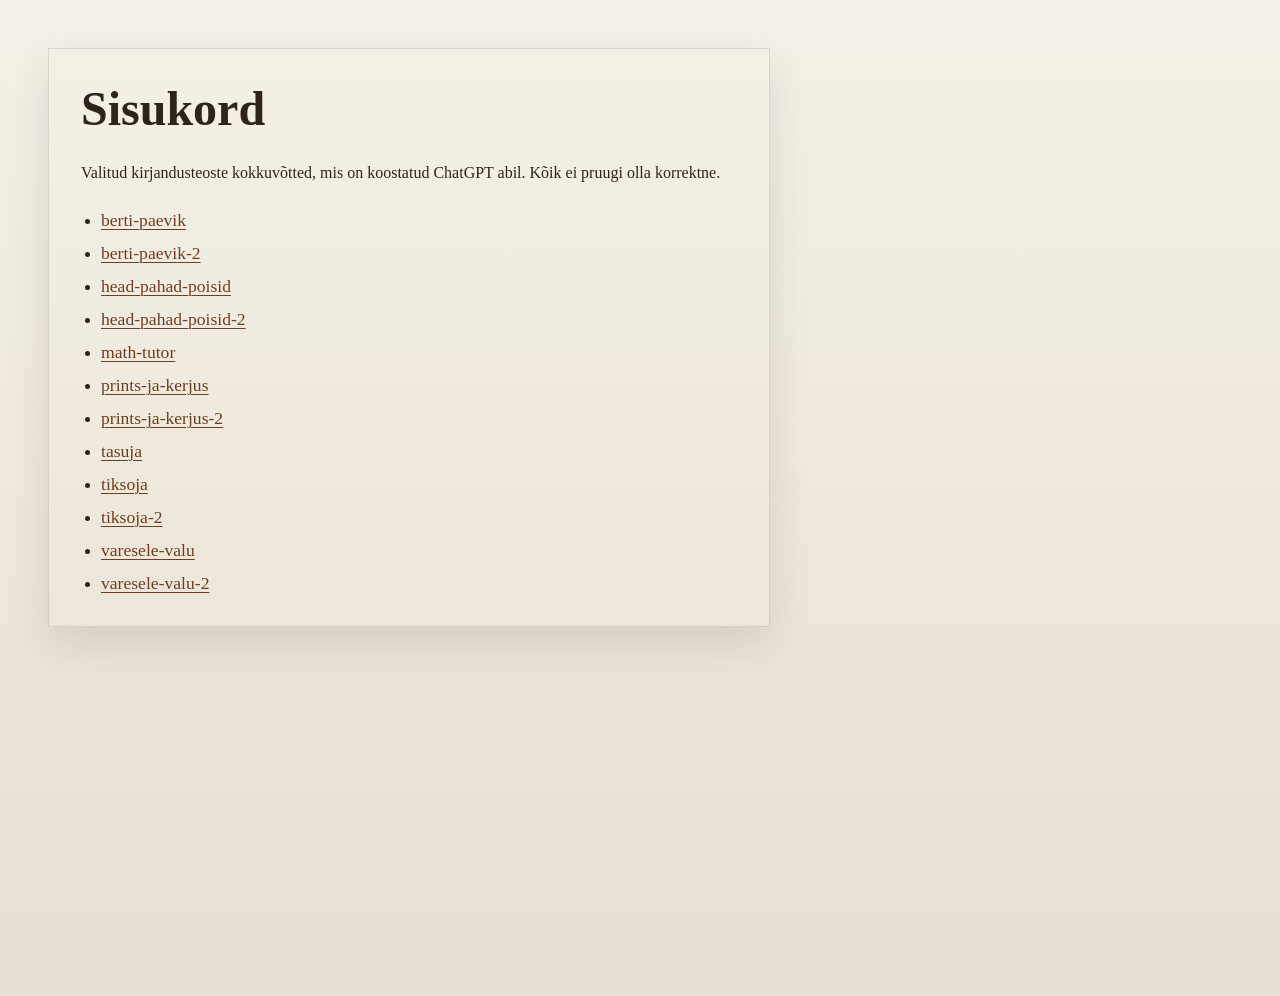
<file: index.html>
<!DOCTYPE html>
<html lang="en">
<head>
  <meta charset="UTF-8">
  <meta name="viewport" content="width=device-width, initial-scale=1.0">
  <title>Sisukord</title>
  <style>
    :root {
      color-scheme: light;
      font-family: Georgia, "Times New Roman", serif;
    }

    body {
      margin: 0;
      min-height: 100vh;
      padding: 3rem;
      background: linear-gradient(180deg, #f5f1e8 0%, #e7dfd1 100%);
      color: #2f241a;
    }

    main {
      width: min(720px, calc(100% - 3rem));
      padding: 2rem 0 0;
      background: transparent;
      border: 1px solid rgba(47, 36, 26, 0.12);
      box-shadow: 0 18px 40px rgba(47, 36, 26, 0.12);
    }

    h1 {
      margin: 0 2rem 1.5rem;
      font-size: clamp(2rem, 4vw, 3rem);
      letter-spacing: normal;
    }

    p {
      margin: 0 2rem 1.5rem;
      line-height: 1.6;
    }

    ul {
      margin: 0;
      padding: 0 2rem 2rem 3.25rem;
    }

    li + li {
      margin-top: 0.75rem;
    }

    a {
      color: #6e3f1f;
      font-size: 1.1rem;
      text-decoration-thickness: 0.08em;
      text-underline-offset: 0.15em;
    }

    a:hover,
    a:focus-visible {
      color: #8c5128;
    }
  </style>
</head>
<body>
  <main>
    <h1>Sisukord</h1>
    <p>Valitud kirjandusteoste kokkuvõtted, mis on koostatud ChatGPT abil. Kõik ei pruugi olla korrektne.</p>
    <ul>
      <li><a href="./berti-paevik/index.html">berti-paevik</a></li>
      <li><a href="./berti-paevik-2/index.html">berti-paevik-2</a></li>
      <li><a href="./head-pahad-poisid/index.html">head-pahad-poisid</a></li>
      <li><a href="./head-pahad-poisid-2/index.html">head-pahad-poisid-2</a></li>
      <li><a href="./math-tutor/index.html">math-tutor</a></li>
      <li><a href="./prints-ja-kerjus/index.html">prints-ja-kerjus</a></li>
      <li><a href="./prints-ja-kerjus-2/index.html">prints-ja-kerjus-2</a></li>
      <li><a href="./tasuja/index.html">tasuja</a></li>
      <li><a href="./tiksoja/index.html">tiksoja</a></li>
      <li><a href="./tiksoja-2/index.html">tiksoja-2</a></li>
      <li><a href="./varesele-valu/index.html">varesele-valu</a></li>
      <li><a href="./varesele-valu-2/index.html">varesele-valu-2</a></li>
    </ul>
  </main>
</body>
</html>
</file>
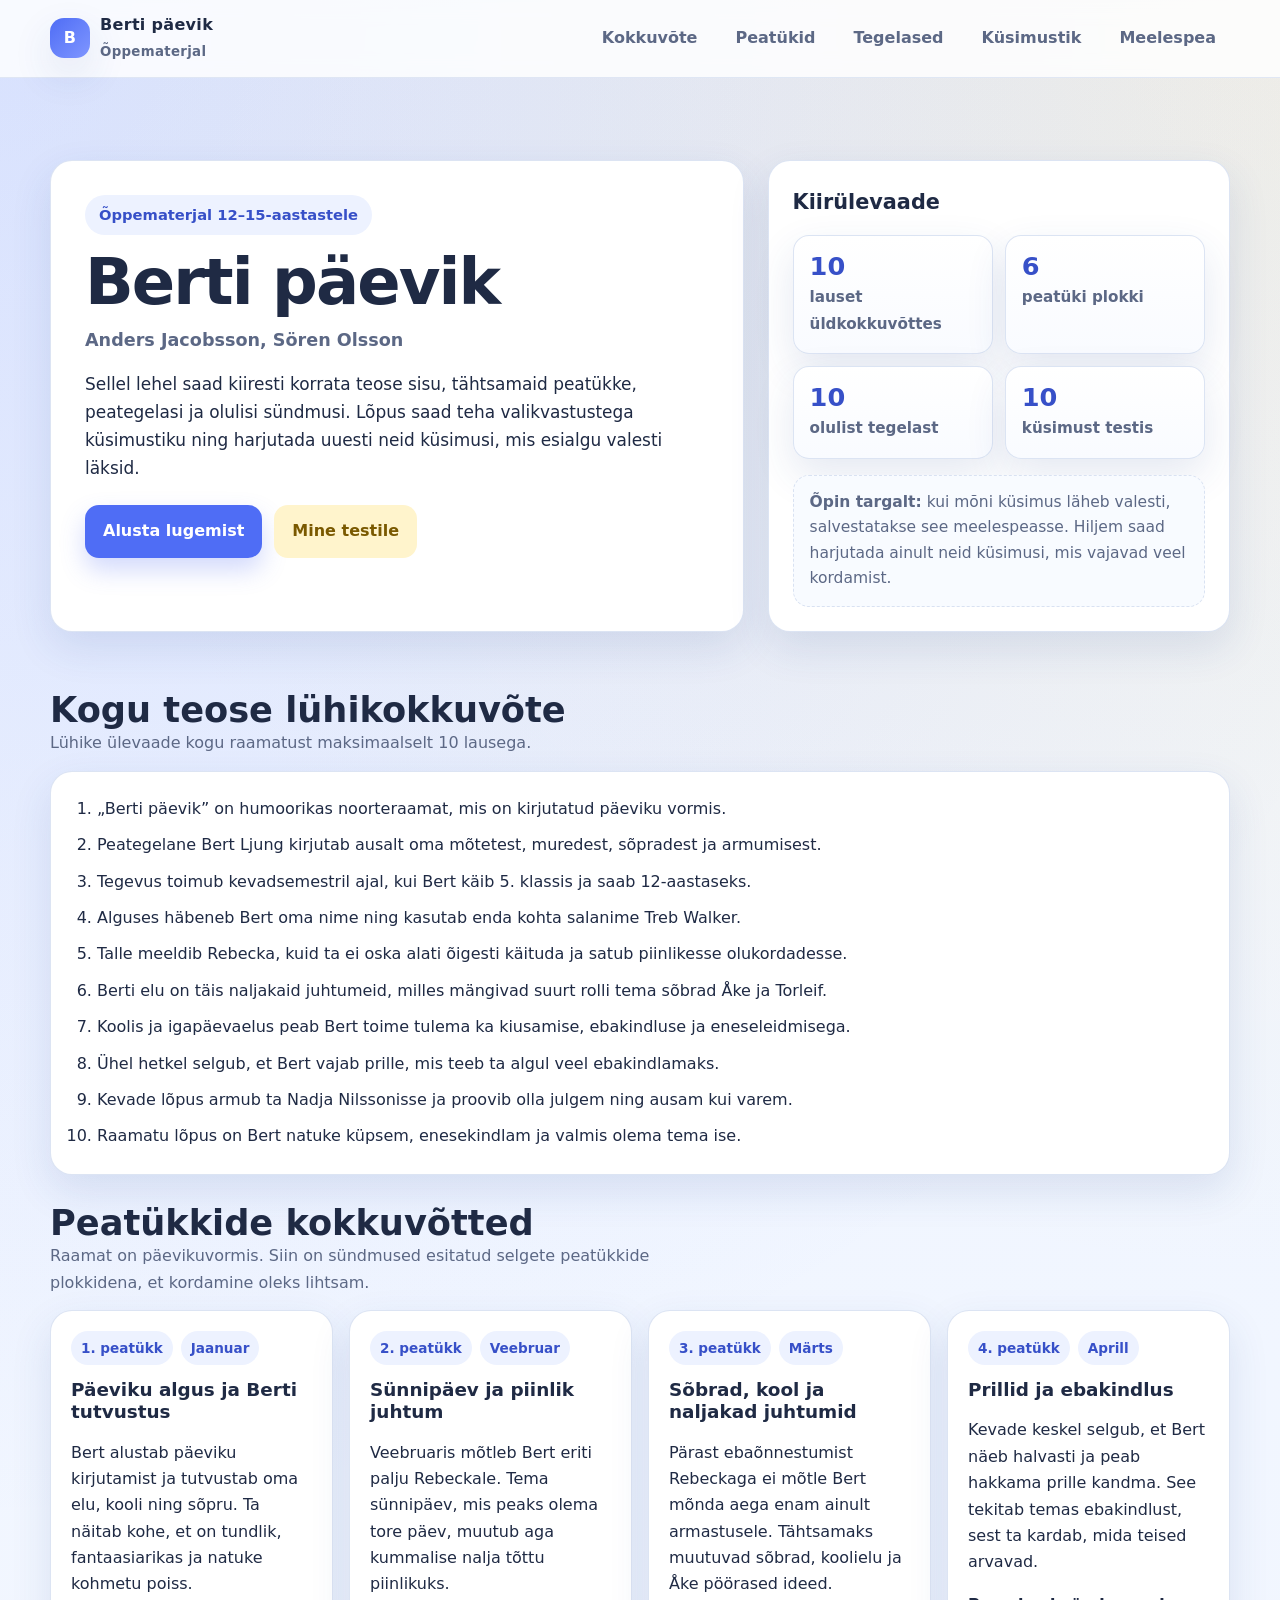
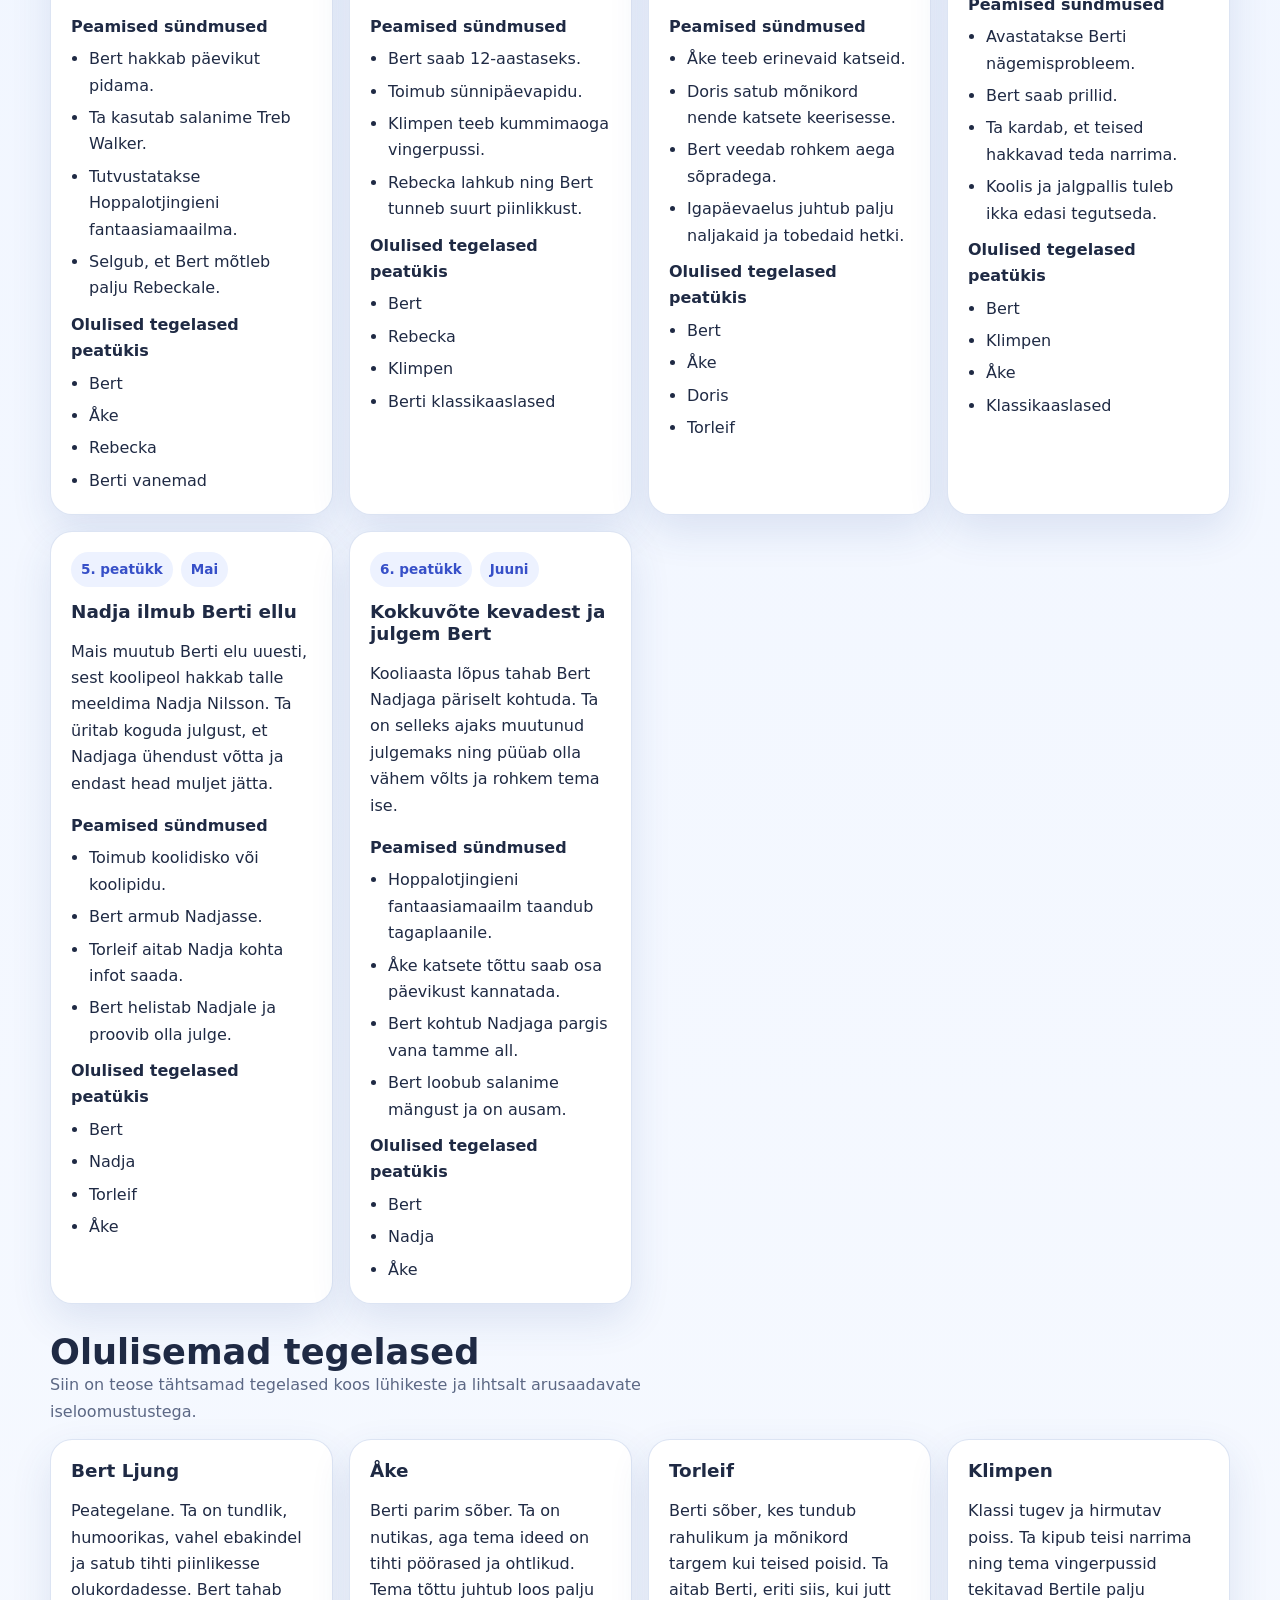
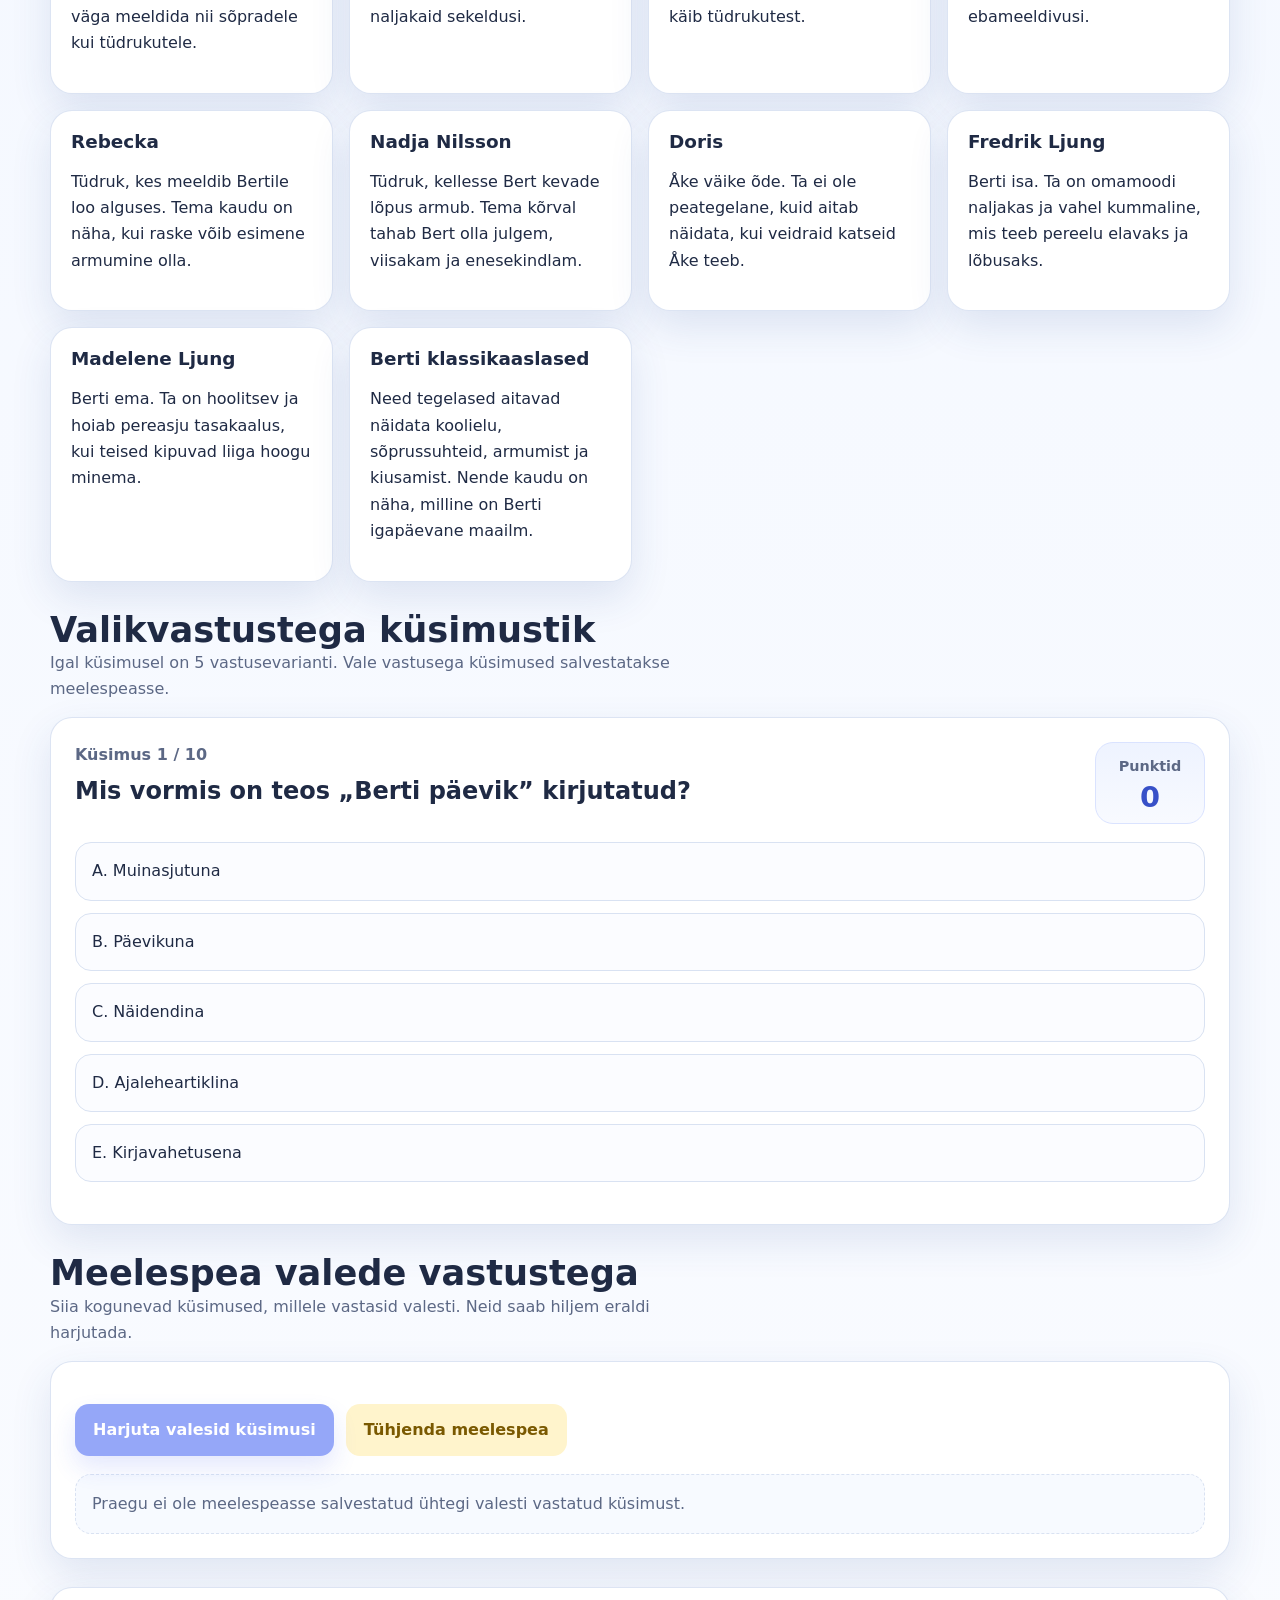
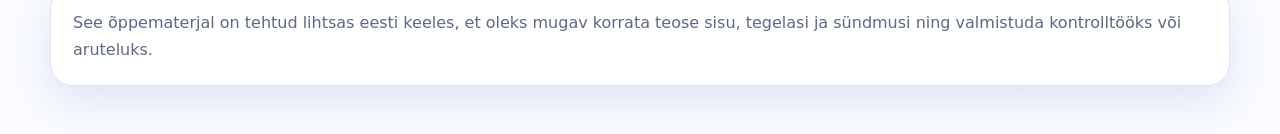
<file: berti-paevik-2/index.html>
<!DOCTYPE html>
<html lang="et">
<head>
  <meta charset="UTF-8" />
  <meta name="viewport" content="width=device-width, initial-scale=1.0" />
  <title>Berti päevik – õppematerjal</title>
  <style>
    :root {
      --bg-1: #eef4ff;
      --bg-2: #f9fbff;
      --card: #ffffff;
      --text: #1f2a44;
      --muted: #5c6885;
      --line: #d9e2f2;
      --primary: #4f6df5;
      --primary-dark: #3750c8;
      --secondary: #ffd977;
      --secondary-dark: #f4bf33;
      --good-bg: #e6f8ea;
      --good-text: #1f7a38;
      --bad-bg: #ffe7e7;
      --bad-text: #b93434;
      --shadow: 0 16px 40px rgba(43, 73, 145, 0.12);
      --radius-xl: 22px;
      --radius-lg: 16px;
      --radius-md: 12px;
      --max-width: 1180px;
    }

    * {
      box-sizing: border-box;
    }

    html {
      scroll-behavior: smooth;
    }

    body {
      margin: 0;
      font-family: Inter, system-ui, -apple-system, BlinkMacSystemFont, "Segoe UI", Arial, sans-serif;
      color: var(--text);
      background:
        radial-gradient(circle at top left, rgba(79, 109, 245, 0.14), transparent 30%),
        radial-gradient(circle at top right, rgba(255, 217, 119, 0.18), transparent 25%),
        linear-gradient(180deg, var(--bg-1), var(--bg-2));
      line-height: 1.65;
    }

    img {
      max-width: 100%;
      display: block;
    }

    a {
      color: inherit;
    }

    .container {
      width: min(var(--max-width), calc(100% - 32px));
      margin: 0 auto;
    }

    .topbar {
      position: sticky;
      top: 0;
      z-index: 20;
      background: rgba(255, 255, 255, 0.82);
      backdrop-filter: blur(10px);
      border-bottom: 1px solid rgba(217, 226, 242, 0.8);
    }

    .topbar-inner {
      display: flex;
      align-items: center;
      justify-content: space-between;
      gap: 18px;
      padding: 12px 0;
    }

    .brand {
      display: flex;
      align-items: center;
      gap: 10px;
      font-weight: 800;
      letter-spacing: 0.02em;
    }

    .brand-badge {
      width: 40px;
      height: 40px;
      display: grid;
      place-items: center;
      border-radius: 14px;
      background: linear-gradient(135deg, var(--primary), #7f96ff);
      color: #fff;
      box-shadow: var(--shadow);
      font-weight: 900;
    }

    .topnav {
      display: flex;
      flex-wrap: wrap;
      gap: 10px;
      justify-content: flex-end;
    }

    .topnav a {
      text-decoration: none;
      font-weight: 700;
      color: var(--muted);
      padding: 10px 14px;
      border-radius: 999px;
      transition: 0.2s ease;
    }

    .topnav a:hover {
      background: #edf2ff;
      color: var(--primary-dark);
    }

    .hero {
      padding: 54px 0 30px;
    }

    .hero-grid {
      display: grid;
      grid-template-columns: 1.2fr 0.8fr;
      gap: 24px;
      align-items: stretch;
    }

    .hero-card,
    .side-card,
    .section-card,
    .quiz-card,
    .memory-card,
    .footer-card,
    .chapter-card,
    .character-card,
    .stat-card {
      background: var(--card);
      border: 1px solid rgba(217, 226, 242, 0.9);
      border-radius: var(--radius-xl);
      box-shadow: var(--shadow);
    }

    .hero-card {
      padding: 34px;
    }

    .eyebrow {
      display: inline-flex;
      align-items: center;
      gap: 8px;
      background: #edf2ff;
      color: var(--primary-dark);
      border-radius: 999px;
      padding: 8px 14px;
      font-weight: 800;
      font-size: 0.92rem;
      margin-bottom: 14px;
    }

    h1 {
      margin: 0 0 10px;
      font-size: clamp(2.3rem, 5vw, 4.2rem);
      line-height: 1.05;
      letter-spacing: -0.03em;
    }

    .subtitle {
      margin: 0 0 16px;
      font-size: 1.1rem;
      color: var(--muted);
      font-weight: 600;
    }

    .hero-text {
      margin: 0;
      max-width: 62ch;
      font-size: 1.06rem;
    }

    .hero-actions {
      display: flex;
      flex-wrap: wrap;
      gap: 12px;
      margin-top: 22px;
    }

    .btn {
      appearance: none;
      border: 0;
      border-radius: 14px;
      padding: 13px 18px;
      font: inherit;
      font-weight: 800;
      cursor: pointer;
      text-decoration: none;
      transition: transform 0.16s ease, background 0.16s ease, box-shadow 0.16s ease;
    }

    .btn:hover {
      transform: translateY(-2px);
    }

    .btn.primary {
      background: var(--primary);
      color: #fff;
      box-shadow: 0 12px 25px rgba(79, 109, 245, 0.25);
    }

    .btn.primary:hover {
      background: var(--primary-dark);
    }

    .btn.secondary {
      background: #fff4cc;
      color: #7a5900;
    }

    .btn.secondary:hover {
      background: #ffe9a7;
    }

    .btn.ghost {
      background: #eef3fb;
      color: var(--text);
    }

    .btn.ghost:hover {
      background: #dde7f8;
    }

    .side-card {
      padding: 24px;
      display: grid;
      gap: 16px;
    }

    .side-card h2 {
      margin: 0;
      font-size: 1.3rem;
    }

    .stats-grid {
      display: grid;
      grid-template-columns: repeat(2, 1fr);
      gap: 12px;
    }

    .stat-card {
      padding: 16px;
      border-radius: var(--radius-lg);
      background: linear-gradient(180deg, #ffffff, #f9fbff);
    }

    .stat-card strong {
      display: block;
      font-size: 1.6rem;
      line-height: 1.1;
      margin-bottom: 4px;
      color: var(--primary-dark);
    }

    .stat-card span {
      color: var(--muted);
      font-size: 0.95rem;
      font-weight: 600;
    }

    .notice {
      padding: 14px 16px;
      border-radius: var(--radius-lg);
      background: #f8fbff;
      border: 1px dashed var(--line);
      color: var(--muted);
      font-size: 0.97rem;
    }

    main {
      padding-bottom: 48px;
    }

    section {
      margin-top: 28px;
    }

    .section-header {
      display: flex;
      align-items: flex-end;
      justify-content: space-between;
      gap: 18px;
      flex-wrap: wrap;
      margin-bottom: 14px;
    }

    .section-header h2 {
      margin: 0;
      font-size: clamp(1.55rem, 3vw, 2.2rem);
      line-height: 1.15;
    }

    .section-header p {
      margin: 0;
      color: var(--muted);
      max-width: 62ch;
    }

    .section-card {
      padding: 24px;
    }

    .summary-list {
      margin: 0;
      padding-left: 22px;
    }

    .summary-list li + li {
      margin-top: 10px;
    }

    .chapter-grid,
    .character-grid {
      display: grid;
      grid-template-columns: repeat(auto-fit, minmax(260px, 1fr));
      gap: 16px;
    }

    .chapter-card,
    .character-card {
      padding: 20px;
    }

    .chapter-card h3,
    .character-card h3 {
      margin: 0 0 12px;
      line-height: 1.2;
      font-size: 1.15rem;
    }

    .tag-row {
      display: flex;
      flex-wrap: wrap;
      gap: 8px;
      margin: 0 0 14px;
    }

    .tag {
      display: inline-flex;
      align-items: center;
      padding: 6px 10px;
      border-radius: 999px;
      background: #edf2ff;
      color: var(--primary-dark);
      font-size: 0.85rem;
      font-weight: 800;
    }

    .card-subtitle {
      margin: 10px 0 6px;
      font-weight: 800;
    }

    .mini-list {
      margin: 0;
      padding-left: 18px;
    }

    .mini-list li + li {
      margin-top: 6px;
    }

    .quiz-card,
    .memory-card {
      padding: 24px;
    }

    .quiz-top {
      display: flex;
      align-items: flex-start;
      justify-content: space-between;
      gap: 18px;
      margin-bottom: 18px;
    }

    .quiz-progress {
      margin: 0 0 8px;
      font-weight: 800;
      color: var(--muted);
    }

    .quiz-question {
      margin: 0;
      font-size: clamp(1.2rem, 2vw, 1.5rem);
      line-height: 1.25;
    }

    .score-box {
      min-width: 110px;
      padding: 12px;
      border-radius: 18px;
      background: linear-gradient(180deg, #eef3ff, #f8faff);
      text-align: center;
      border: 1px solid #dae3ff;
    }

    .score-box span {
      display: block;
      font-size: 0.9rem;
      color: var(--muted);
      font-weight: 700;
    }

    .score-box strong {
      display: block;
      margin-top: 4px;
      font-size: 1.8rem;
      color: var(--primary-dark);
      line-height: 1;
    }

    .answers {
      display: grid;
      gap: 12px;
    }

    .answer-btn {
      appearance: none;
      width: 100%;
      text-align: left;
      border: 1px solid var(--line);
      background: #fbfcff;
      color: var(--text);
      border-radius: 16px;
      padding: 15px 16px;
      font: inherit;
      cursor: pointer;
      transition: 0.16s ease;
    }

    .answer-btn:hover {
      border-color: var(--primary);
      background: #f4f7ff;
      transform: translateY(-1px);
    }

    .answer-btn.correct {
      background: var(--good-bg);
      color: var(--good-text);
      border-color: #8cdb9f;
    }

    .answer-btn.wrong {
      background: var(--bad-bg);
      color: var(--bad-text);
      border-color: #ffbbbb;
    }

    .answer-btn:disabled {
      cursor: default;
      opacity: 1;
    }

    .feedback {
      margin-top: 16px;
      padding: 14px 16px;
      border-radius: 16px;
      font-weight: 700;
    }

    .feedback.good {
      background: var(--good-bg);
      color: var(--good-text);
    }

    .feedback.bad {
      background: var(--bad-bg);
      color: var(--bad-text);
    }

    .feedback.neutral {
      background: #eef3fb;
      color: var(--text);
    }

    .quiz-actions,
    .memory-actions {
      display: flex;
      flex-wrap: wrap;
      gap: 12px;
      margin-top: 18px;
    }

    .wrong-list {
      display: grid;
      gap: 12px;
      margin-top: 18px;
    }

    .wrong-item {
      padding: 16px;
      border-radius: 16px;
      border: 1px solid var(--line);
      background: linear-gradient(180deg, #fffefb, #fffaf0);
    }

    .wrong-item h4 {
      margin: 0 0 8px;
      font-size: 1rem;
      line-height: 1.3;
    }

    .wrong-item p {
      margin: 6px 0;
    }

    .empty-note {
      padding: 16px;
      border-radius: 16px;
      background: #f7faff;
      border: 1px dashed var(--line);
      color: var(--muted);
    }

    .footer-card {
      padding: 22px;
      margin-top: 28px;
    }

    .footer-card p {
      margin: 0;
      color: var(--muted);
    }

    .hidden {
      display: none !important;
    }

    @media (max-width: 920px) {
      .hero-grid {
        grid-template-columns: 1fr;
      }
    }

    @media (max-width: 720px) {
      .topbar-inner,
      .quiz-top {
        flex-direction: column;
        align-items: stretch;
      }

      .topnav {
        justify-content: flex-start;
      }

      .hero-card,
      .side-card,
      .section-card,
      .quiz-card,
      .memory-card {
        padding: 18px;
      }

      .stats-grid {
        grid-template-columns: 1fr 1fr;
      }
    }

    @media (max-width: 520px) {
      .container {
        width: min(var(--max-width), calc(100% - 20px));
      }

      .stats-grid {
        grid-template-columns: 1fr;
      }

      .topnav a {
        padding: 8px 12px;
      }
    }
  </style>
</head>
<body>
  <header class="topbar">
    <div class="container topbar-inner">
      <div class="brand">
        <div class="brand-badge">B</div>
        <div>
          <div>Berti päevik</div>
          <small style="color: var(--muted); font-weight: 700;">Õppematerjal</small>
        </div>
      </div>

      <nav class="topnav">
        <a href="#kokkuvote">Kokkuvõte</a>
        <a href="#peatukid">Peatükid</a>
        <a href="#tegelased">Tegelased</a>
        <a href="#quiz">Küsimustik</a>
        <a href="#meelespea">Meelespea</a>
      </nav>
    </div>
  </header>

  <main class="container">
    <section class="hero">
      <div class="hero-grid">
        <div class="hero-card">
          <div class="eyebrow">Õppematerjal 12–15-aastastele</div>
          <h1>Berti päevik</h1>
          <p class="subtitle">Anders Jacobsson, Sören Olsson</p>
          <p class="hero-text">
            Sellel lehel saad kiiresti korrata teose sisu, tähtsamaid peatükke,
            peategelasi ja olulisi sündmusi. Lõpus saad teha valikvastustega
            küsimustiku ning harjutada uuesti neid küsimusi, mis esialgu valesti läksid.
          </p>
          <div class="hero-actions">
            <a href="#kokkuvote" class="btn primary">Alusta lugemist</a>
            <a href="#quiz" class="btn secondary">Mine testile</a>
          </div>
        </div>

        <aside class="side-card">
          <h2>Kiirülevaade</h2>
          <div class="stats-grid">
            <div class="stat-card">
              <strong>10</strong>
              <span>lauset üldkokkuvõttes</span>
            </div>
            <div class="stat-card">
              <strong>6</strong>
              <span>peatüki plokki</span>
            </div>
            <div class="stat-card">
              <strong>10</strong>
              <span>olulist tegelast</span>
            </div>
            <div class="stat-card">
              <strong>10</strong>
              <span>küsimust testis</span>
            </div>
          </div>
          <div class="notice">
            <strong>Õpin targalt:</strong> kui mõni küsimus läheb valesti,
            salvestatakse see meelespeasse. Hiljem saad harjutada ainult neid
            küsimusi, mis vajavad veel kordamist.
          </div>
        </aside>
      </div>
    </section>

    <section id="kokkuvote">
      <div class="section-header">
        <div>
          <h2>Kogu teose lühikokkuvõte</h2>
          <p>Lühike ülevaade kogu raamatust maksimaalselt 10 lausega.</p>
        </div>
      </div>

      <div class="section-card">
        <ol class="summary-list">
          <li>„Berti päevik” on humoorikas noorteraamat, mis on kirjutatud päeviku vormis.</li>
          <li>Peategelane Bert Ljung kirjutab ausalt oma mõtetest, muredest, sõpradest ja armumisest.</li>
          <li>Tegevus toimub kevadsemestril ajal, kui Bert käib 5. klassis ja saab 12-aastaseks.</li>
          <li>Alguses häbeneb Bert oma nime ning kasutab enda kohta salanime Treb Walker.</li>
          <li>Talle meeldib Rebecka, kuid ta ei oska alati õigesti käituda ja satub piinlikesse olukordadesse.</li>
          <li>Berti elu on täis naljakaid juhtumeid, milles mängivad suurt rolli tema sõbrad Åke ja Torleif.</li>
          <li>Koolis ja igapäevaelus peab Bert toime tulema ka kiusamise, ebakindluse ja eneseleidmisega.</li>
          <li>Ühel hetkel selgub, et Bert vajab prille, mis teeb ta algul veel ebakindlamaks.</li>
          <li>Kevade lõpus armub ta Nadja Nilssonisse ja proovib olla julgem ning ausam kui varem.</li>
          <li>Raamatu lõpus on Bert natuke küpsem, enesekindlam ja valmis olema tema ise.</li>
        </ol>
      </div>
    </section>

    <section id="peatukid">
      <div class="section-header">
        <div>
          <h2>Peatükkide kokkuvõtted</h2>
          <p>Raamat on päevikuvormis. Siin on sündmused esitatud selgete peatükkide plokkidena, et kordamine oleks lihtsam.</p>
        </div>
      </div>

      <div class="chapter-grid">
        <article class="chapter-card">
          <div class="tag-row">
            <span class="tag">1. peatükk</span>
            <span class="tag">Jaanuar</span>
          </div>
          <h3>Päeviku algus ja Berti tutvustus</h3>
          <p>Bert alustab päeviku kirjutamist ja tutvustab oma elu, kooli ning sõpru. Ta näitab kohe, et on tundlik, fantaasiarikas ja natuke kohmetu poiss.</p>
          <p class="card-subtitle">Peamised sündmused</p>
          <ul class="mini-list">
            <li>Bert hakkab päevikut pidama.</li>
            <li>Ta kasutab salanime Treb Walker.</li>
            <li>Tutvustatakse Hoppalotjingieni fantaasiamaailma.</li>
            <li>Selgub, et Bert mõtleb palju Rebeckale.</li>
          </ul>
          <p class="card-subtitle">Olulised tegelased peatükis</p>
          <ul class="mini-list">
            <li>Bert</li>
            <li>Åke</li>
            <li>Rebecka</li>
            <li>Berti vanemad</li>
          </ul>
        </article>

        <article class="chapter-card">
          <div class="tag-row">
            <span class="tag">2. peatükk</span>
            <span class="tag">Veebruar</span>
          </div>
          <h3>Sünnipäev ja piinlik juhtum</h3>
          <p>Veebruaris mõtleb Bert eriti palju Rebeckale. Tema sünnipäev, mis peaks olema tore päev, muutub aga kummalise nalja tõttu piinlikuks.</p>
          <p class="card-subtitle">Peamised sündmused</p>
          <ul class="mini-list">
            <li>Bert saab 12-aastaseks.</li>
            <li>Toimub sünnipäevapidu.</li>
            <li>Klimpen teeb kummimaoga vingerpussi.</li>
            <li>Rebecka lahkub ning Bert tunneb suurt piinlikkust.</li>
          </ul>
          <p class="card-subtitle">Olulised tegelased peatükis</p>
          <ul class="mini-list">
            <li>Bert</li>
            <li>Rebecka</li>
            <li>Klimpen</li>
            <li>Berti klassikaaslased</li>
          </ul>
        </article>

        <article class="chapter-card">
          <div class="tag-row">
            <span class="tag">3. peatükk</span>
            <span class="tag">Märts</span>
          </div>
          <h3>Sõbrad, kool ja naljakad juhtumid</h3>
          <p>Pärast ebaõnnestumist Rebeckaga ei mõtle Bert mõnda aega enam ainult armastusele. Tähtsamaks muutuvad sõbrad, koolielu ja Åke pöörased ideed.</p>
          <p class="card-subtitle">Peamised sündmused</p>
          <ul class="mini-list">
            <li>Åke teeb erinevaid katseid.</li>
            <li>Doris satub mõnikord nende katsete keerisesse.</li>
            <li>Bert veedab rohkem aega sõpradega.</li>
            <li>Igapäevaelus juhtub palju naljakaid ja tobedaid hetki.</li>
          </ul>
          <p class="card-subtitle">Olulised tegelased peatükis</p>
          <ul class="mini-list">
            <li>Bert</li>
            <li>Åke</li>
            <li>Doris</li>
            <li>Torleif</li>
          </ul>
        </article>

        <article class="chapter-card">
          <div class="tag-row">
            <span class="tag">4. peatükk</span>
            <span class="tag">Aprill</span>
          </div>
          <h3>Prillid ja ebakindlus</h3>
          <p>Kevade keskel selgub, et Bert näeb halvasti ja peab hakkama prille kandma. See tekitab temas ebakindlust, sest ta kardab, mida teised arvavad.</p>
          <p class="card-subtitle">Peamised sündmused</p>
          <ul class="mini-list">
            <li>Avastatakse Berti nägemisprobleem.</li>
            <li>Bert saab prillid.</li>
            <li>Ta kardab, et teised hakkavad teda narrima.</li>
            <li>Koolis ja jalgpallis tuleb ikka edasi tegutseda.</li>
          </ul>
          <p class="card-subtitle">Olulised tegelased peatükis</p>
          <ul class="mini-list">
            <li>Bert</li>
            <li>Klimpen</li>
            <li>Åke</li>
            <li>Klassikaaslased</li>
          </ul>
        </article>

        <article class="chapter-card">
          <div class="tag-row">
            <span class="tag">5. peatükk</span>
            <span class="tag">Mai</span>
          </div>
          <h3>Nadja ilmub Berti ellu</h3>
          <p>Mais muutub Berti elu uuesti, sest koolipeol hakkab talle meeldima Nadja Nilsson. Ta üritab koguda julgust, et Nadjaga ühendust võtta ja endast head muljet jätta.</p>
          <p class="card-subtitle">Peamised sündmused</p>
          <ul class="mini-list">
            <li>Toimub koolidisko või koolipidu.</li>
            <li>Bert armub Nadjasse.</li>
            <li>Torleif aitab Nadja kohta infot saada.</li>
            <li>Bert helistab Nadjale ja proovib olla julge.</li>
          </ul>
          <p class="card-subtitle">Olulised tegelased peatükis</p>
          <ul class="mini-list">
            <li>Bert</li>
            <li>Nadja</li>
            <li>Torleif</li>
            <li>Åke</li>
          </ul>
        </article>

        <article class="chapter-card">
          <div class="tag-row">
            <span class="tag">6. peatükk</span>
            <span class="tag">Juuni</span>
          </div>
          <h3>Kokkuvõte kevadest ja julgem Bert</h3>
          <p>Kooliaasta lõpus tahab Bert Nadjaga päriselt kohtuda. Ta on selleks ajaks muutunud julgemaks ning püüab olla vähem võlts ja rohkem tema ise.</p>
          <p class="card-subtitle">Peamised sündmused</p>
          <ul class="mini-list">
            <li>Hoppalotjingieni fantaasiamaailm taandub tagaplaanile.</li>
            <li>Åke katsete tõttu saab osa päevikust kannatada.</li>
            <li>Bert kohtub Nadjaga pargis vana tamme all.</li>
            <li>Bert loobub salanime mängust ja on ausam.</li>
          </ul>
          <p class="card-subtitle">Olulised tegelased peatükis</p>
          <ul class="mini-list">
            <li>Bert</li>
            <li>Nadja</li>
            <li>Åke</li>
          </ul>
        </article>
      </div>
    </section>

    <section id="tegelased">
      <div class="section-header">
        <div>
          <h2>Olulisemad tegelased</h2>
          <p>Siin on teose tähtsamad tegelased koos lühikeste ja lihtsalt arusaadavate iseloomustustega.</p>
        </div>
      </div>

      <div class="character-grid">
        <article class="character-card">
          <h3>Bert Ljung</h3>
          <p>Peategelane. Ta on tundlik, humoorikas, vahel ebakindel ja satub tihti piinlikesse olukordadesse. Bert tahab väga meeldida nii sõpradele kui tüdrukutele.</p>
        </article>

        <article class="character-card">
          <h3>Åke</h3>
          <p>Berti parim sõber. Ta on nutikas, aga tema ideed on tihti pöörased ja ohtlikud. Tema tõttu juhtub loos palju naljakaid sekeldusi.</p>
        </article>

        <article class="character-card">
          <h3>Torleif</h3>
          <p>Berti sõber, kes tundub rahulikum ja mõnikord targem kui teised poisid. Ta aitab Berti, eriti siis, kui jutt käib tüdrukutest.</p>
        </article>

        <article class="character-card">
          <h3>Klimpen</h3>
          <p>Klassi tugev ja hirmutav poiss. Ta kipub teisi narrima ning tema vingerpussid tekitavad Bertile palju ebameeldivusi.</p>
        </article>

        <article class="character-card">
          <h3>Rebecka</h3>
          <p>Tüdruk, kes meeldib Bertile loo alguses. Tema kaudu on näha, kui raske võib esimene armumine olla.</p>
        </article>

        <article class="character-card">
          <h3>Nadja Nilsson</h3>
          <p>Tüdruk, kellesse Bert kevade lõpus armub. Tema kõrval tahab Bert olla julgem, viisakam ja enesekindlam.</p>
        </article>

        <article class="character-card">
          <h3>Doris</h3>
          <p>Åke väike õde. Ta ei ole peategelane, kuid aitab näidata, kui veidraid katseid Åke teeb.</p>
        </article>

        <article class="character-card">
          <h3>Fredrik Ljung</h3>
          <p>Berti isa. Ta on omamoodi naljakas ja vahel kummaline, mis teeb pereelu elavaks ja lõbusaks.</p>
        </article>

        <article class="character-card">
          <h3>Madelene Ljung</h3>
          <p>Berti ema. Ta on hoolitsev ja hoiab pereasju tasakaalus, kui teised kipuvad liiga hoogu minema.</p>
        </article>

        <article class="character-card">
          <h3>Berti klassikaaslased</h3>
          <p>Need tegelased aitavad näidata koolielu, sõprussuhteid, armumist ja kiusamist. Nende kaudu on näha, milline on Berti igapäevane maailm.</p>
        </article>
      </div>
    </section>

    <section id="quiz">
      <div class="section-header">
        <div>
          <h2>Valikvastustega küsimustik</h2>
          <p>Igal küsimusel on 5 vastusevarianti. Vale vastusega küsimused salvestatakse meelespeasse.</p>
        </div>
      </div>

      <div class="quiz-card">
        <div class="quiz-top">
          <div>
            <p class="quiz-progress">
              Küsimus <span id="currentQuestion">1</span> / <span id="totalQuestions">10</span>
            </p>
            <h3 id="questionText" class="quiz-question">Laen küsimust...</h3>
          </div>

          <div class="score-box">
            <span>Punktid</span>
            <strong id="score">0</strong>
          </div>
        </div>

        <div id="answerButtons" class="answers"></div>

        <div id="feedback" class="feedback hidden"></div>

        <div class="quiz-actions">
          <button id="nextBtn" class="btn primary hidden">Järgmine küsimus</button>
          <button id="restartBtn" class="btn ghost hidden">Tee test uuesti</button>
        </div>
      </div>
    </section>

    <section id="meelespea">
      <div class="section-header">
        <div>
          <h2>Meelespea valede vastustega</h2>
          <p>Siia kogunevad küsimused, millele vastasid valesti. Neid saab hiljem eraldi harjutada.</p>
        </div>
      </div>

      <div class="memory-card">
        <div class="memory-actions">
          <button id="practiceWrongBtn" class="btn primary">Harjuta valesid küsimusi</button>
          <button id="clearWrongBtn" class="btn secondary">Tühjenda meelespea</button>
        </div>

        <div id="wrongAnswersList" class="wrong-list"></div>
      </div>
    </section>

    <footer>
      <div class="footer-card">
        <p>
          See õppematerjal on tehtud lihtsas eesti keeles, et oleks mugav korrata
          teose sisu, tegelasi ja sündmusi ning valmistuda kontrolltööks või aruteluks.
        </p>
      </div>
    </footer>
  </main>

  <script>
    // Küsimuste andmed
    const questions = [
      {
        question: "Mis vormis on teos „Berti päevik” kirjutatud?",
        answers: ["Muinasjutuna", "Päevikuna", "Näidendina", "Ajaleheartiklina", "Kirjavahetusena"],
        correct: 1,
        explanation: "Teos on kirjutatud päeviku vormis, sest Bert jutustab sündmusi oma päeviku sissekannetes."
      },
      {
        question: "Kui vanaks saab Bert selle raamatu jooksul?",
        answers: ["10-aastaseks", "11-aastaseks", "12-aastaseks", "13-aastaseks", "14-aastaseks"],
        correct: 2,
        explanation: "Raamatu jooksul saab Bert 12-aastaseks."
      },
      {
        question: "Millist salanime kasutab Bert alguses enda kohta?",
        answers: ["Bertson", "Treb Walker", "Ben Joker", "Ljung Junior", "Kalle King"],
        correct: 1,
        explanation: "Bert kasutab salanime Treb Walker. See on nimi „Bert” tagurpidi."
      },
      {
        question: "Kes on Berti parim sõber?",
        answers: ["Klimpen", "Torleif", "Åke", "Fredrik", "Nadja"],
        correct: 2,
        explanation: "Berti parim sõber on Åke, kes mõtleb välja palju pööraseid asju."
      },
      {
        question: "Kellesse Bert on loo alguses armunud?",
        answers: ["Nadjasse", "Dorisesse", "Rebeckasse", "Madelenesse", "Emiliasse"],
        correct: 2,
        explanation: "Loo alguses meeldib Bertile Rebecka."
      },
      {
        question: "Mis rikub Berti sünnipäeval tema võimaluse Rebeckale muljet avaldada?",
        answers: ["Ta hilineb peole", "Ta unustab kingitused", "Klimpeni kummimao-vemp", "Ta kukub trepist alla", "Ta läheb tülli Åkega"],
        correct: 2,
        explanation: "Sünnipäeva rikub Klimpeni tehtud vingerpuss kummimaoga."
      },
      {
        question: "Milline probleem avastatakse Bertil kevade jooksul?",
        answers: ["Tal on halb nägemine", "Tal on käsi katki", "Ta kardab koeri", "Tal on kadunud koolikott", "Ta ei oska ujuda"],
        correct: 0,
        explanation: "Selgub, et Bert näeb halvasti ja peab hakkama prille kandma."
      },
      {
        question: "Kellesse Bert armub kevade lõpus?",
        answers: ["Rebeckasse", "Nadja Nilssonisse", "Dorisessse", "Õpetajasse", "Mitte kellessegi"],
        correct: 1,
        explanation: "Kevade lõpus armub Bert Nadja Nilssonisse."
      },
      {
        question: "Mis juhtub osaga Berti päevikust?",
        answers: ["Õpetaja võtab selle ära", "Koer sööb selle ära", "Åke põletab osa lehti katse käigus", "Bert viskab selle minema", "Klimpen rebib selle katki"],
        correct: 2,
        explanation: "Osa päevikust saab Åke katsete tõttu kahjustada ja mõned lehed põlevad ära."
      },
      {
        question: "Kus saavad Bert ja Nadja raamatu lõpus kokku?",
        answers: ["Kinos", "Raamatukogus", "Bussipeatuses", "Pargis vana tamme all", "Spordisaalis"],
        correct: 3,
        explanation: "Raamatu lõpus kohtuvad Bert ja Nadja pargis vana tamme all."
      }
    ];

    // localStorage võti
    const wrongKey = "bertiPaevikWrongAnswers";

    // Olekumuutujad
    let currentIndex = 0;
    let score = 0;
    let activeQuestions = [...questions];

    // DOM elemendid
    const currentQuestionEl = document.getElementById("currentQuestion");
    const totalQuestionsEl = document.getElementById("totalQuestions");
    const questionTextEl = document.getElementById("questionText");
    const answerButtonsEl = document.getElementById("answerButtons");
    const feedbackEl = document.getElementById("feedback");
    const scoreEl = document.getElementById("score");
    const nextBtn = document.getElementById("nextBtn");
    const restartBtn = document.getElementById("restartBtn");
    const practiceWrongBtn = document.getElementById("practiceWrongBtn");
    const clearWrongBtn = document.getElementById("clearWrongBtn");
    const wrongAnswersListEl = document.getElementById("wrongAnswersList");

    // Loeb valed vastused mälust
    function getWrongAnswers() {
      try {
        return JSON.parse(localStorage.getItem(wrongKey)) || [];
      } catch (error) {
        return [];
      }
    }

    // Salvestab valed vastused
    function saveWrongAnswers(items) {
      localStorage.setItem(wrongKey, JSON.stringify(items));
      renderWrongAnswers();
    }

    // Lisab vale vastuse meelespeasse
    function addWrongAnswer(questionObj, selectedIndex) {
      const current = getWrongAnswers();

      const entry = {
        question: questionObj.question,
        yourAnswer: questionObj.answers[selectedIndex],
        correctAnswer: questionObj.answers[questionObj.correct],
        explanation: questionObj.explanation
      };

      const existingIndex = current.findIndex(item => item.question === questionObj.question);

      if (existingIndex !== -1) {
        current[existingIndex] = entry;
      } else {
        current.push(entry);
      }

      saveWrongAnswers(current);
    }

    // Eemaldab küsimuse valede nimekirjast, kui sellele vastati õigesti
    function removeWrongAnswer(questionText) {
      const updated = getWrongAnswers().filter(item => item.question !== questionText);
      saveWrongAnswers(updated);
    }

    // Kuvab meelespea sisu
    function renderWrongAnswers() {
      const wrongAnswers = getWrongAnswers();

      if (!wrongAnswers.length) {
        wrongAnswersListEl.innerHTML = `
          <div class="empty-note">
            Praegu ei ole meelespeasse salvestatud ühtegi valesti vastatud küsimust.
          </div>
        `;
        practiceWrongBtn.disabled = true;
        practiceWrongBtn.style.opacity = "0.6";
        practiceWrongBtn.style.cursor = "not-allowed";
        return;
      }

      practiceWrongBtn.disabled = false;
      practiceWrongBtn.style.opacity = "1";
      practiceWrongBtn.style.cursor = "pointer";

      wrongAnswersListEl.innerHTML = wrongAnswers.map(item => `
        <article class="wrong-item">
          <h4>${item.question}</h4>
          <p><strong>Sinu vastus:</strong> ${item.yourAnswer}</p>
          <p><strong>Õige vastus:</strong> ${item.correctAnswer}</p>
          <p><strong>Selgitus:</strong> ${item.explanation}</p>
        </article>
      `).join("");
    }

    // Alustab testi
    function startQuiz(questionSet = questions) {
      activeQuestions = [...questionSet];
      currentIndex = 0;
      score = 0;
      scoreEl.textContent = score;
      totalQuestionsEl.textContent = activeQuestions.length;
      nextBtn.classList.add("hidden");
      restartBtn.classList.add("hidden");
      feedbackEl.className = "feedback hidden";
      showQuestion();
    }

    // Kuvab küsimuse
    function showQuestion() {
      const q = activeQuestions[currentIndex];
      currentQuestionEl.textContent = currentIndex + 1;
      questionTextEl.textContent = q.question;
      answerButtonsEl.innerHTML = "";
      feedbackEl.className = "feedback hidden";
      nextBtn.classList.add("hidden");

      q.answers.forEach((answer, index) => {
        const button = document.createElement("button");
        button.className = "answer-btn";
        button.textContent = `${String.fromCharCode(65 + index)}. ${answer}`;
        button.addEventListener("click", () => selectAnswer(index));
        answerButtonsEl.appendChild(button);
      });
    }

    // Vastuse valimine
    function selectAnswer(selectedIndex) {
      const q = activeQuestions[currentIndex];
      const buttons = Array.from(answerButtonsEl.children);
      const isCorrect = selectedIndex === q.correct;

      buttons.forEach((button, index) => {
        button.disabled = true;

        if (index === q.correct) {
          button.classList.add("correct");
        }

        if (index === selectedIndex && !isCorrect) {
          button.classList.add("wrong");
        }
      });

      if (isCorrect) {
        score += 1;
        scoreEl.textContent = score;
        feedbackEl.textContent = `Õige vastus. ${q.explanation}`;
        feedbackEl.className = "feedback good";
        removeWrongAnswer(q.question);
      } else {
        feedbackEl.textContent = `Vale vastus. ${q.explanation}`;
        feedbackEl.className = "feedback bad";
        addWrongAnswer(q, selectedIndex);
      }

      nextBtn.classList.remove("hidden");
      renderWrongAnswers();
    }

    // Järgmine küsimus
    function nextQuestion() {
      currentIndex += 1;

      if (currentIndex < activeQuestions.length) {
        showQuestion();
      } else {
        finishQuiz();
      }
    }

    // Testi lõpp
    function finishQuiz() {
      answerButtonsEl.innerHTML = "";
      questionTextEl.textContent = `Test on tehtud. Sinu tulemus on ${score} / ${activeQuestions.length}.`;

      let message = "";
      if (score === activeQuestions.length) {
        message = "Suurepärane töö. Vastasin kõik õigesti.";
      } else if (score >= Math.ceil(activeQuestions.length * 0.7)) {
        message = "Tubli tulemus. Vaata meelespeast üle küsimused, mis vajasid veel harjutamist.";
      } else {
        message = "Tasub veel korrata. Harjuta uuesti neid küsimusi, mis läksid valesti.";
      }

      feedbackEl.textContent = message;
      feedbackEl.className = "feedback neutral";
      nextBtn.classList.add("hidden");
      restartBtn.classList.remove("hidden");
    }

    // Nuppude sündmused
    nextBtn.addEventListener("click", nextQuestion);

    restartBtn.addEventListener("click", () => {
      startQuiz(questions);
      window.location.hash = "quiz";
    });

    practiceWrongBtn.addEventListener("click", () => {
      const wrongQuestions = getWrongAnswers()
        .map(item => questions.find(q => q.question === item.question))
        .filter(Boolean);

      if (!wrongQuestions.length) {
        alert("Praegu ei ole valesid küsimusi, mida harjutada.");
        return;
      }

      startQuiz(wrongQuestions);
      window.location.hash = "quiz";
    });

    clearWrongBtn.addEventListener("click", () => {
      localStorage.removeItem(wrongKey);
      renderWrongAnswers();
    });

    // Esmane laadimine
    renderWrongAnswers();
    startQuiz();
  </script>
</body>
</html>
</file>
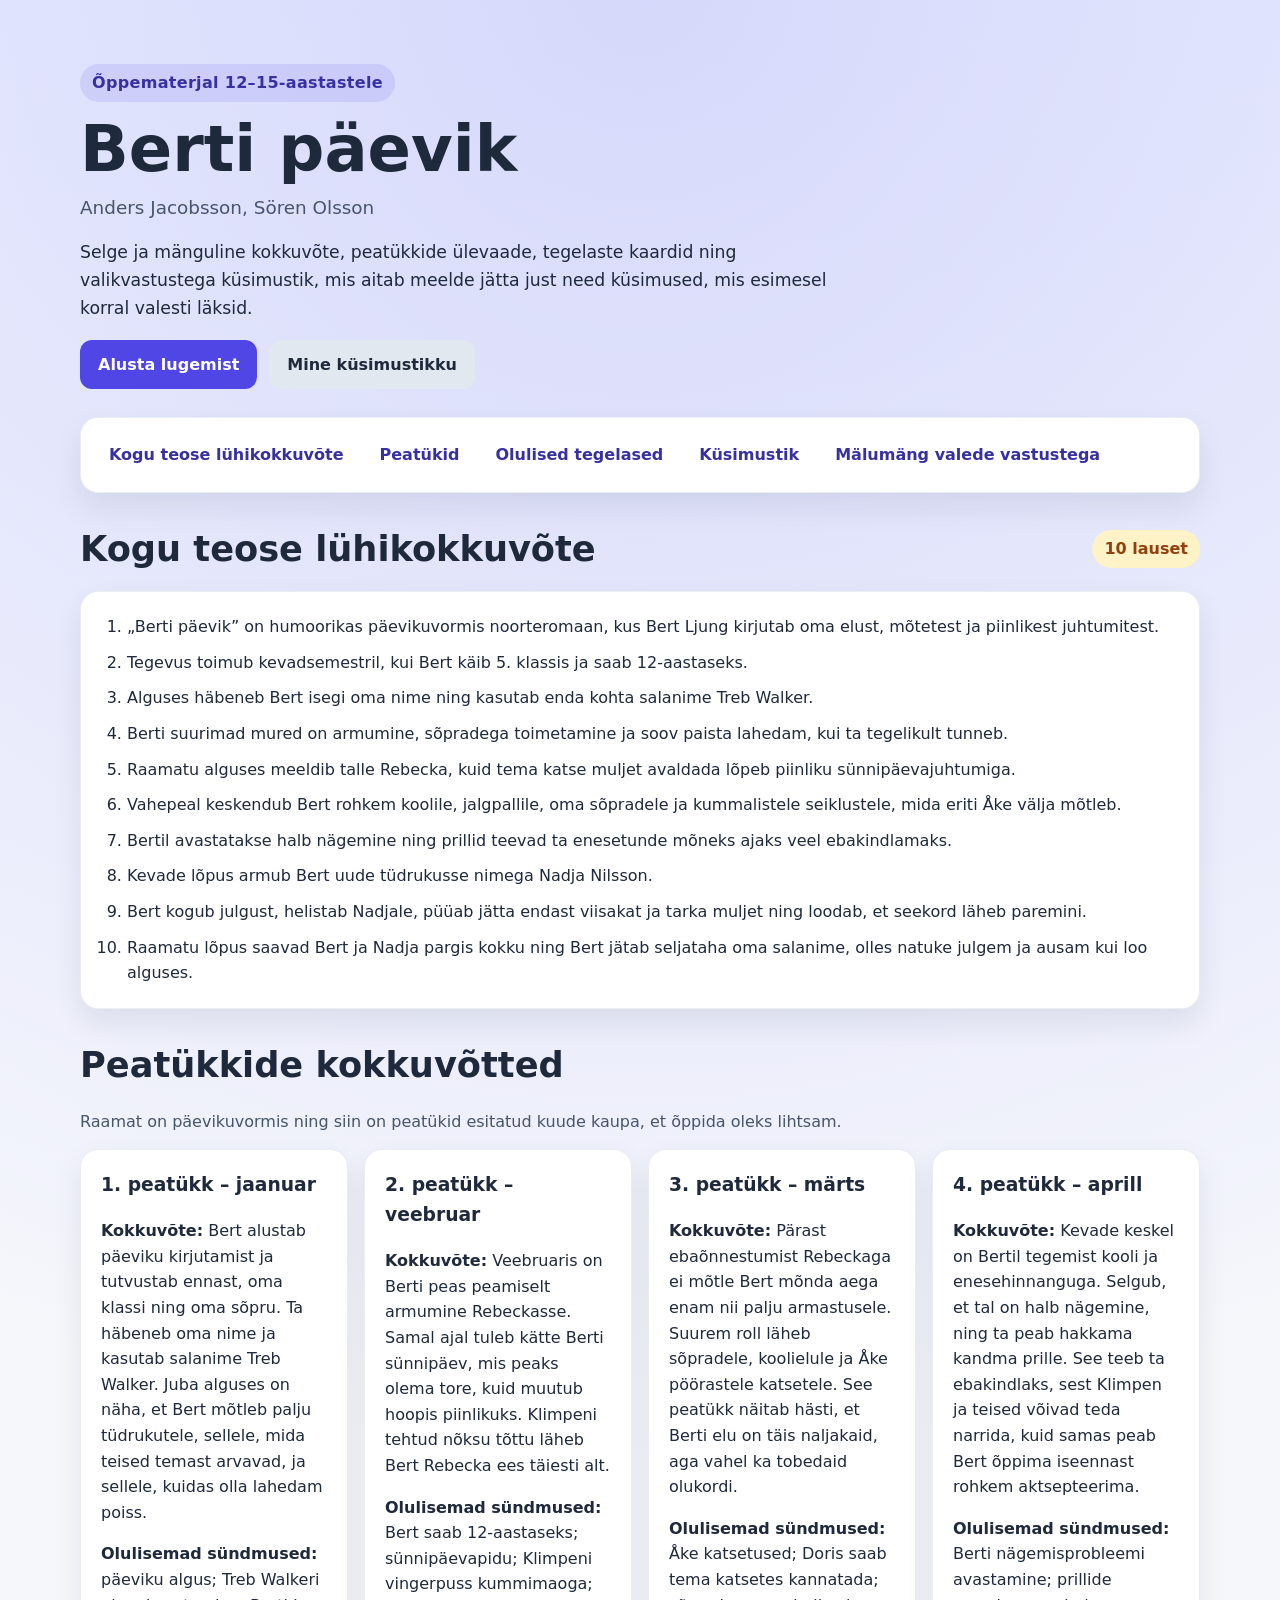
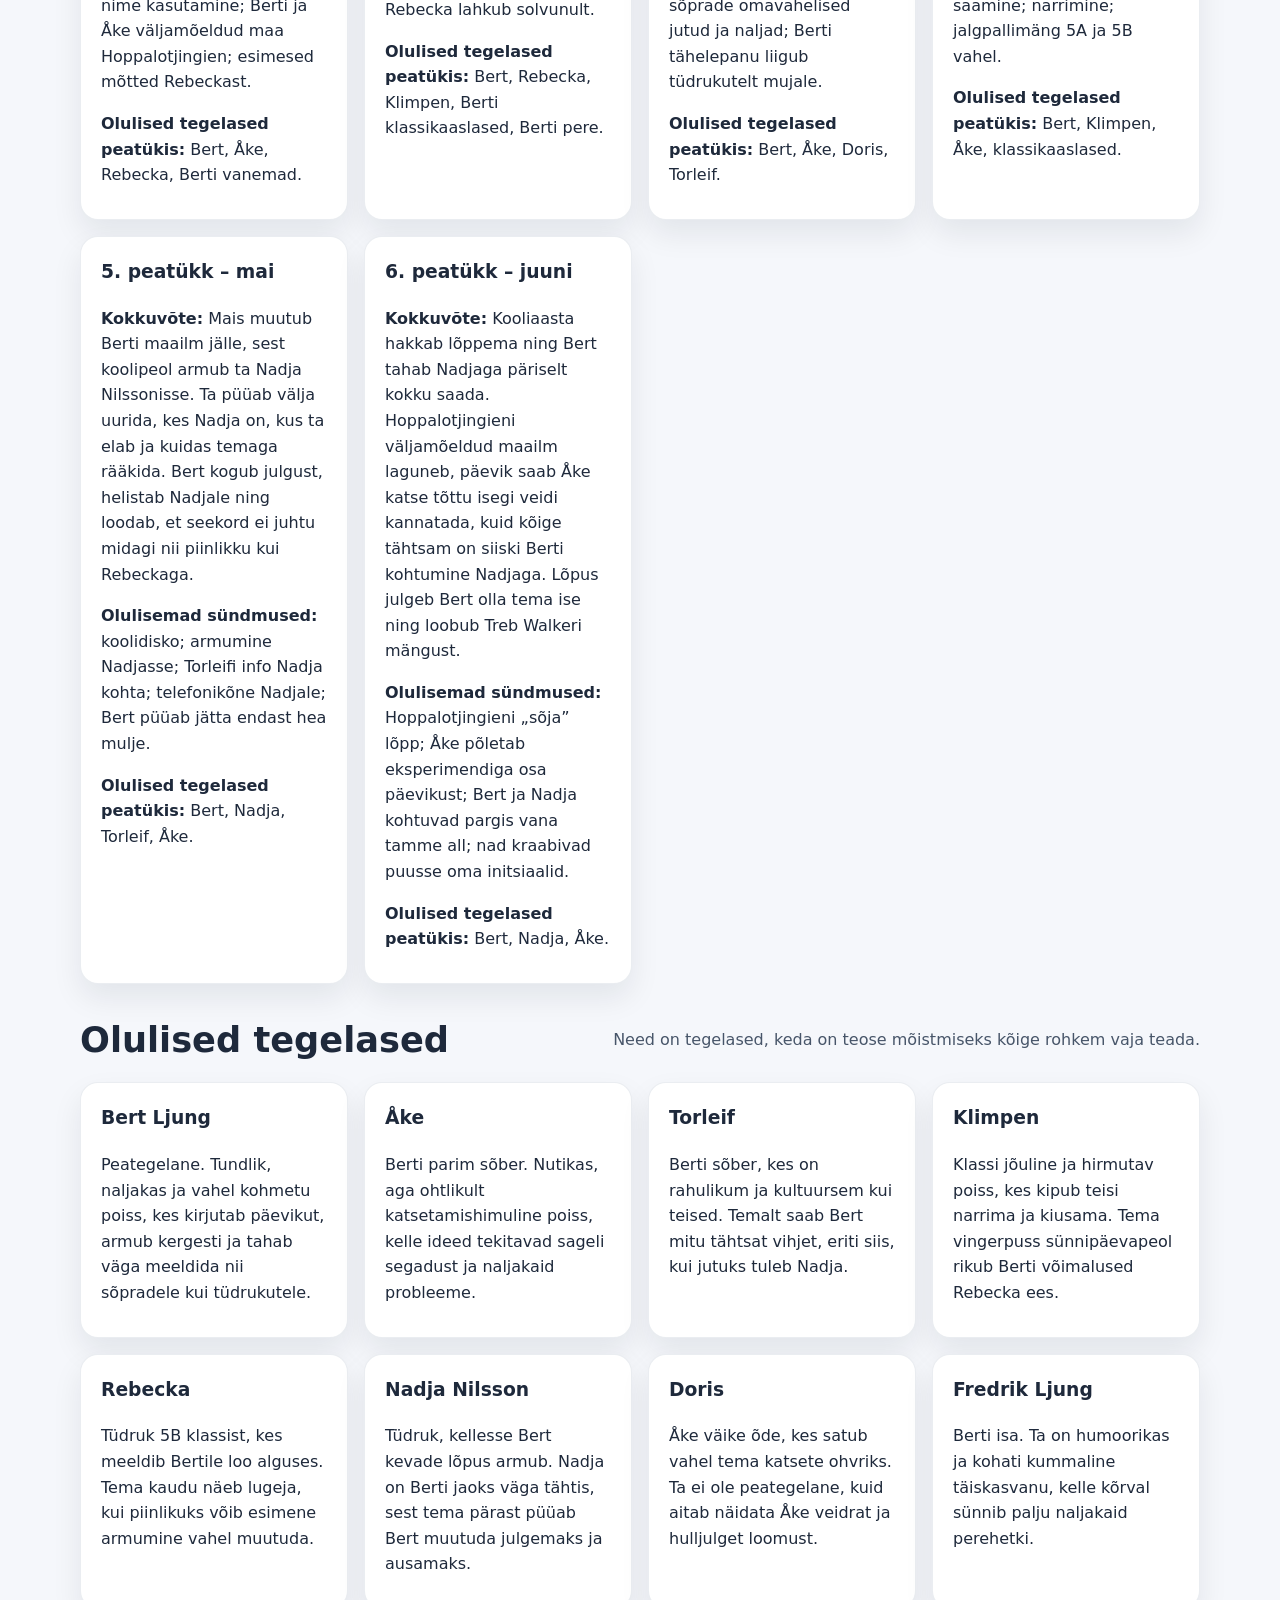
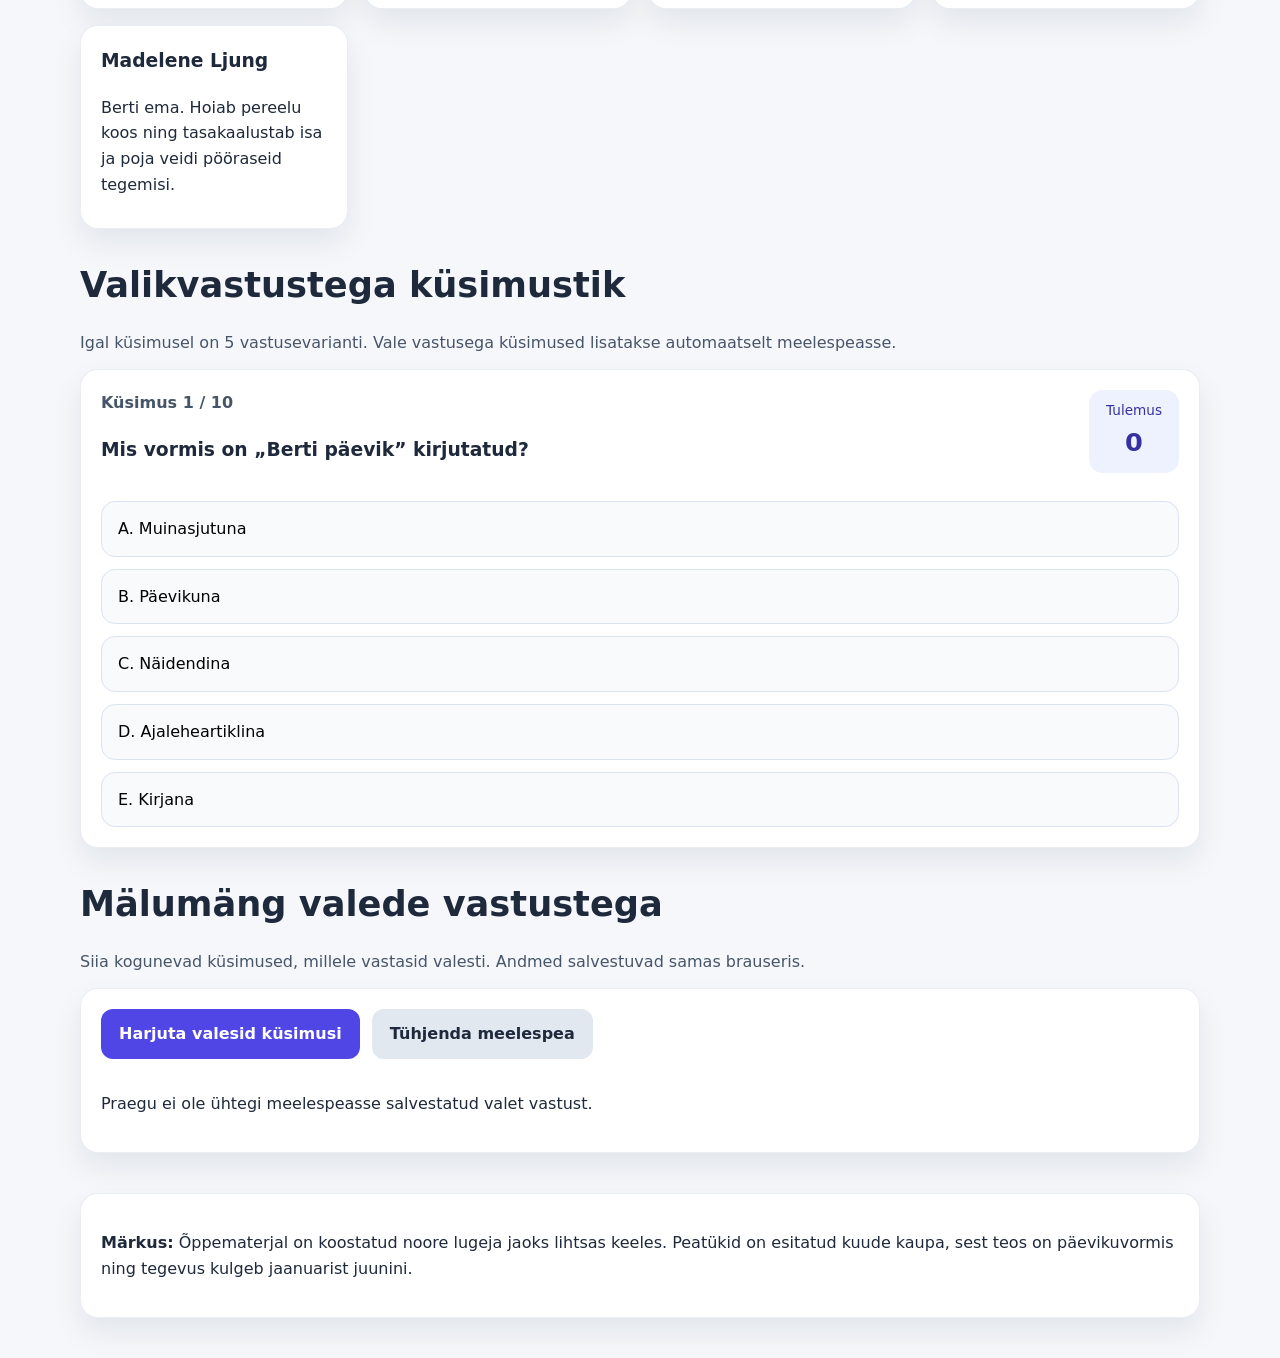
<file: berti-paevik/index.html>
<!DOCTYPE html>
<html lang="et">
<head>
  <meta charset="UTF-8" />
  <meta name="viewport" content="width=device-width, initial-scale=1.0" />
  <title>Berti päevik – õppematerjal</title>
  <style>
    :root {
      --bg: #f5f7fb;
      --card: #ffffff;
      --text: #1e293b;
      --muted: #475569;
      --line: #dbe3f0;
      --primary: #4f46e5;
      --primary-dark: #3730a3;
      --accent: #f59e0b;
      --good: #166534;
      --bad: #b91c1c;
      --shadow: 0 14px 30px rgba(15, 23, 42, 0.08);
      --radius: 18px;
    }

    * { box-sizing: border-box; }
    html { scroll-behavior: smooth; }
    body {
      margin: 0;
      font-family: Inter, system-ui, -apple-system, BlinkMacSystemFont, "Segoe UI", sans-serif;
      color: var(--text);
      background:
        radial-gradient(circle at top, rgba(79,70,229,0.15), transparent 32%),
        linear-gradient(180deg, #eef2ff 0%, var(--bg) 30%, var(--bg) 100%);
      line-height: 1.6;
    }

    .container {
      width: min(1120px, calc(100% - 32px));
      margin: 0 auto;
    }

    .hero {
      padding: 64px 0 28px;
    }

    .eyebrow {
      display: inline-block;
      padding: 6px 12px;
      border-radius: 999px;
      background: rgba(79, 70, 229, 0.12);
      color: var(--primary-dark);
      font-weight: 700;
      letter-spacing: 0.02em;
      margin: 0 0 14px;
    }

    h1 {
      font-size: clamp(2.3rem, 5vw, 4.3rem);
      line-height: 1.05;
      margin: 0;
    }

    .subtitle {
      font-size: 1.15rem;
      color: var(--muted);
      margin: 10px 0 12px;
    }

    .lead {
      max-width: 760px;
      font-size: 1.08rem;
    }

    .hero-actions,
    .memory-actions,
    .quiz-actions,
    .toc {
      display: flex;
      flex-wrap: wrap;
      gap: 12px;
    }

    .btn {
      appearance: none;
      border: 0;
      border-radius: 12px;
      padding: 12px 18px;
      font: inherit;
      font-weight: 700;
      cursor: pointer;
      text-decoration: none;
      transition: transform 0.15s ease, opacity 0.15s ease, background 0.15s ease;
    }

    .btn:hover { transform: translateY(-1px); }
    .btn.primary { background: var(--primary); color: white; }
    .btn.primary:hover { background: var(--primary-dark); }
    .btn.secondary { background: #e2e8f0; color: var(--text); }
    .btn.secondary:hover { background: #cbd5e1; }

    .card {
      background: var(--card);
      border: 1px solid rgba(148, 163, 184, 0.2);
      border-radius: var(--radius);
      box-shadow: var(--shadow);
    }

    .toc {
      padding: 16px;
      margin-bottom: 28px;
    }

    .toc a {
      text-decoration: none;
      color: var(--primary-dark);
      font-weight: 700;
      padding: 8px 12px;
      border-radius: 10px;
    }

    .toc a:hover { background: #eef2ff; }

    .section {
      margin: 28px 0;
    }

    .section-heading {
      display: flex;
      align-items: center;
      justify-content: space-between;
      gap: 16px;
      flex-wrap: wrap;
      margin-bottom: 14px;
    }

    .section h2 {
      margin: 0;
      font-size: clamp(1.5rem, 3vw, 2.2rem);
    }

    .section-note {
      margin: 0;
      color: var(--muted);
    }

    .badge {
      padding: 6px 12px;
      border-radius: 999px;
      background: #fef3c7;
      color: #92400e;
      font-weight: 700;
    }

    .prose { padding: 22px 24px; }
    .prose ol { margin: 0; padding-left: 22px; }
    .prose li + li { margin-top: 10px; }

    .chapter-grid,
    .characters-grid {
      display: grid;
      grid-template-columns: repeat(auto-fit, minmax(260px, 1fr));
      gap: 16px;
    }

    .chapter,
    .character,
    .quiz-card,
    .memory-card,
    .footer-card { padding: 20px; }

    .chapter h3,
    .character h3 { margin-top: 0; }

    .chapter p,
    .character p { margin-bottom: 0.7rem; }

    .quiz-top {
      display: flex;
      justify-content: space-between;
      align-items: flex-start;
      gap: 16px;
      margin-bottom: 18px;
    }

    .quiz-label {
      margin: 0 0 6px;
      color: var(--muted);
      font-weight: 700;
    }

    .score-box {
      min-width: 90px;
      text-align: center;
      background: #eef2ff;
      color: var(--primary-dark);
      padding: 10px 12px;
      border-radius: 14px;
    }

    .score-box span {
      display: block;
      font-size: 0.85rem;
    }

    .score-box strong {
      font-size: 1.6rem;
    }

    .answers {
      display: grid;
      gap: 12px;
    }

    .answer-btn {
      text-align: left;
      background: #f8fafc;
      border: 1px solid var(--line);
      border-radius: 14px;
      padding: 14px 16px;
      font: inherit;
      cursor: pointer;
      transition: border-color 0.15s ease, background 0.15s ease, transform 0.15s ease;
    }

    .answer-btn:hover {
      border-color: var(--primary);
      transform: translateY(-1px);
    }

    .answer-btn.correct {
      background: #dcfce7;
      border-color: #86efac;
    }

    .answer-btn.wrong {
      background: #fee2e2;
      border-color: #fca5a5;
    }

    .answer-btn:disabled {
      cursor: default;
      opacity: 1;
    }

    .feedback {
      margin: 16px 0 0;
      padding: 14px 16px;
      border-radius: 14px;
      font-weight: 600;
    }

    .feedback.good {
      background: #dcfce7;
      color: var(--good);
    }

    .feedback.bad {
      background: #fee2e2;
      color: var(--bad);
    }

    .hidden { display: none; }

    .wrong-list {
      display: grid;
      gap: 12px;
      margin-top: 16px;
    }

    .wrong-item {
      border: 1px solid var(--line);
      border-radius: 14px;
      padding: 14px 16px;
      background: #fffdf8;
    }

    .wrong-item h4 {
      margin: 0 0 8px;
      font-size: 1rem;
    }

    .wrong-item p {
      margin: 4px 0;
    }

    .footer {
      padding: 12px 0 40px;
    }

    @media (max-width: 720px) {
      .hero { padding-top: 40px; }
      .quiz-top { flex-direction: column; }
      .score-box { width: 100%; }
    }
  </style>
</head>
<body>
  <header class="hero">
    <div class="container">
      <p class="eyebrow">Õppematerjal 12–15-aastastele</p>
      <h1>Berti päevik</h1>
      <p class="subtitle">Anders Jacobsson, Sören Olsson</p>
      <p class="lead">
        Selge ja mänguline kokkuvõte, peatükkide ülevaade, tegelaste kaardid ning
        valikvastustega küsimustik, mis aitab meelde jätta just need küsimused,
        mis esimesel korral valesti läksid.
      </p>
      <div class="hero-actions">
        <a href="#kokkuvote" class="btn primary">Alusta lugemist</a>
        <a href="#quiz" class="btn secondary">Mine küsimustikku</a>
      </div>
    </div>
  </header>

  <nav class="toc container card">
    <a href="#kokkuvote">Kogu teose lühikokkuvõte</a>
    <a href="#peatukid">Peatükid</a>
    <a href="#tegelased">Olulised tegelased</a>
    <a href="#quiz">Küsimustik</a>
    <a href="#meelespea">Mälumäng valede vastustega</a>
  </nav>

  <main class="container">
    <section id="kokkuvote" class="section">
      <div class="section-heading">
        <h2>Kogu teose lühikokkuvõte</h2>
        <span class="badge">10 lauset</span>
      </div>
      <div class="card prose">
        <ol>
          <li>„Berti päevik” on humoorikas päevikuvormis noorteromaan, kus Bert Ljung kirjutab oma elust, mõtetest ja piinlikest juhtumitest.</li>
          <li>Tegevus toimub kevadsemestril, kui Bert käib 5. klassis ja saab 12-aastaseks.</li>
          <li>Alguses häbeneb Bert isegi oma nime ning kasutab enda kohta salanime Treb Walker.</li>
          <li>Berti suurimad mured on armumine, sõpradega toimetamine ja soov paista lahedam, kui ta tegelikult tunneb.</li>
          <li>Raamatu alguses meeldib talle Rebecka, kuid tema katse muljet avaldada lõpeb piinliku sünnipäevajuhtumiga.</li>
          <li>Vahepeal keskendub Bert rohkem koolile, jalgpallile, oma sõpradele ja kummalistele seiklustele, mida eriti Åke välja mõtleb.</li>
          <li>Bertil avastatakse halb nägemine ning prillid teevad ta enesetunde mõneks ajaks veel ebakindlamaks.</li>
          <li>Kevade lõpus armub Bert uude tüdrukusse nimega Nadja Nilsson.</li>
          <li>Bert kogub julgust, helistab Nadjale, püüab jätta endast viisakat ja tarka muljet ning loodab, et seekord läheb paremini.</li>
          <li>Raamatu lõpus saavad Bert ja Nadja pargis kokku ning Bert jätab seljataha oma salanime, olles natuke julgem ja ausam kui loo alguses.</li>
        </ol>
      </div>
    </section>

    <section id="peatukid" class="section">
      <div class="section-heading">
        <h2>Peatükkide kokkuvõtted</h2>
        <p class="section-note">Raamat on päevikuvormis ning siin on peatükid esitatud kuude kaupa, et õppida oleks lihtsam.</p>
      </div>

      <div class="chapter-grid">
        <article class="card chapter">
          <h3>1. peatükk – jaanuar</h3>
          <p><strong>Kokkuvõte:</strong> Bert alustab päeviku kirjutamist ja tutvustab ennast, oma klassi ning oma sõpru. Ta häbeneb oma nime ja kasutab salanime Treb Walker. Juba alguses on näha, et Bert mõtleb palju tüdrukutele, sellele, mida teised temast arvavad, ja sellele, kuidas olla lahedam poiss.</p>
          <p><strong>Olulisemad sündmused:</strong> päeviku algus; Treb Walkeri nime kasutamine; Berti ja Åke väljamõeldud maa Hoppalotjingien; esimesed mõtted Rebeckast.</p>
          <p><strong>Olulised tegelased peatükis:</strong> Bert, Åke, Rebecka, Berti vanemad.</p>
        </article>

        <article class="card chapter">
          <h3>2. peatükk – veebruar</h3>
          <p><strong>Kokkuvõte:</strong> Veebruaris on Berti peas peamiselt armumine Rebeckasse. Samal ajal tuleb kätte Berti sünnipäev, mis peaks olema tore, kuid muutub hoopis piinlikuks. Klimpeni tehtud nõksu tõttu läheb Bert Rebecka ees täiesti alt.</p>
          <p><strong>Olulisemad sündmused:</strong> Bert saab 12-aastaseks; sünnipäevapidu; Klimpeni vingerpuss kummimaoga; Rebecka lahkub solvunult.</p>
          <p><strong>Olulised tegelased peatükis:</strong> Bert, Rebecka, Klimpen, Berti klassikaaslased, Berti pere.</p>
        </article>

        <article class="card chapter">
          <h3>3. peatükk – märts</h3>
          <p><strong>Kokkuvõte:</strong> Pärast ebaõnnestumist Rebeckaga ei mõtle Bert mõnda aega enam nii palju armastusele. Suurem roll läheb sõpradele, koolielule ja Åke pöörastele katsetele. See peatükk näitab hästi, et Berti elu on täis naljakaid, aga vahel ka tobedaid olukordi.</p>
          <p><strong>Olulisemad sündmused:</strong> Åke katsetused; Doris saab tema katsetes kannatada; sõprade omavahelised jutud ja naljad; Berti tähelepanu liigub tüdrukutelt mujale.</p>
          <p><strong>Olulised tegelased peatükis:</strong> Bert, Åke, Doris, Torleif.</p>
        </article>

        <article class="card chapter">
          <h3>4. peatükk – aprill</h3>
          <p><strong>Kokkuvõte:</strong> Kevade keskel on Bertil tegemist kooli ja enesehinnanguga. Selgub, et tal on halb nägemine, ning ta peab hakkama kandma prille. See teeb ta ebakindlaks, sest Klimpen ja teised võivad teda narrida, kuid samas peab Bert õppima iseennast rohkem aktsepteerima.</p>
          <p><strong>Olulisemad sündmused:</strong> Berti nägemisprobleemi avastamine; prillide saamine; narrimine; jalgpallimäng 5A ja 5B vahel.</p>
          <p><strong>Olulised tegelased peatükis:</strong> Bert, Klimpen, Åke, klassikaaslased.</p>
        </article>

        <article class="card chapter">
          <h3>5. peatükk – mai</h3>
          <p><strong>Kokkuvõte:</strong> Mais muutub Berti maailm jälle, sest koolipeol armub ta Nadja Nilssonisse. Ta püüab välja uurida, kes Nadja on, kus ta elab ja kuidas temaga rääkida. Bert kogub julgust, helistab Nadjale ning loodab, et seekord ei juhtu midagi nii piinlikku kui Rebeckaga.</p>
          <p><strong>Olulisemad sündmused:</strong> koolidisko; armumine Nadjasse; Torleifi info Nadja kohta; telefonikõne Nadjale; Bert püüab jätta endast hea mulje.</p>
          <p><strong>Olulised tegelased peatükis:</strong> Bert, Nadja, Torleif, Åke.</p>
        </article>

        <article class="card chapter">
          <h3>6. peatükk – juuni</h3>
          <p><strong>Kokkuvõte:</strong> Kooliaasta hakkab lõppema ning Bert tahab Nadjaga päriselt kokku saada. Hoppalotjingieni väljamõeldud maailm laguneb, päevik saab Åke katse tõttu isegi veidi kannatada, kuid kõige tähtsam on siiski Berti kohtumine Nadjaga. Lõpus julgeb Bert olla tema ise ning loobub Treb Walkeri mängust.</p>
          <p><strong>Olulisemad sündmused:</strong> Hoppalotjingieni „sõja” lõpp; Åke põletab eksperimendiga osa päevikust; Bert ja Nadja kohtuvad pargis vana tamme all; nad kraabivad puusse oma initsiaalid.</p>
          <p><strong>Olulised tegelased peatükis:</strong> Bert, Nadja, Åke.</p>
        </article>
      </div>
    </section>

    <section id="tegelased" class="section">
      <div class="section-heading">
        <h2>Olulised tegelased</h2>
        <p class="section-note">Need on tegelased, keda on teose mõistmiseks kõige rohkem vaja teada.</p>
      </div>
      <div class="characters-grid">
        <article class="card character"><h3>Bert Ljung</h3><p>Peategelane. Tundlik, naljakas ja vahel kohmetu poiss, kes kirjutab päevikut, armub kergesti ja tahab väga meeldida nii sõpradele kui tüdrukutele.</p></article>
        <article class="card character"><h3>Åke</h3><p>Berti parim sõber. Nutikas, aga ohtlikult katsetamishimuline poiss, kelle ideed tekitavad sageli segadust ja naljakaid probleeme.</p></article>
        <article class="card character"><h3>Torleif</h3><p>Berti sõber, kes on rahulikum ja kultuursem kui teised. Temalt saab Bert mitu tähtsat vihjet, eriti siis, kui jutuks tuleb Nadja.</p></article>
        <article class="card character"><h3>Klimpen</h3><p>Klassi jõuline ja hirmutav poiss, kes kipub teisi narrima ja kiusama. Tema vingerpuss sünnipäevapeol rikub Berti võimalused Rebecka ees.</p></article>
        <article class="card character"><h3>Rebecka</h3><p>Tüdruk 5B klassist, kes meeldib Bertile loo alguses. Tema kaudu näeb lugeja, kui piinlikuks võib esimene armumine vahel muutuda.</p></article>
        <article class="card character"><h3>Nadja Nilsson</h3><p>Tüdruk, kellesse Bert kevade lõpus armub. Nadja on Berti jaoks väga tähtis, sest tema pärast püüab Bert muutuda julgemaks ja ausamaks.</p></article>
        <article class="card character"><h3>Doris</h3><p>Åke väike õde, kes satub vahel tema katsete ohvriks. Ta ei ole peategelane, kuid aitab näidata Åke veidrat ja hulljulget loomust.</p></article>
        <article class="card character"><h3>Fredrik Ljung</h3><p>Berti isa. Ta on humoorikas ja kohati kummaline täiskasvanu, kelle kõrval sünnib palju naljakaid perehetki.</p></article>
        <article class="card character"><h3>Madelene Ljung</h3><p>Berti ema. Hoiab pereelu koos ning tasakaalustab isa ja poja veidi pööraseid tegemisi.</p></article>
      </div>
    </section>

    <section id="quiz" class="section">
      <div class="section-heading">
        <h2>Valikvastustega küsimustik</h2>
        <p class="section-note">Igal küsimusel on 5 vastusevarianti. Vale vastusega küsimused lisatakse automaatselt meelespeasse.</p>
      </div>
      <div class="card quiz-card">
        <div class="quiz-top">
          <div>
            <p class="quiz-label">Küsimus <span id="currentQuestion">1</span> / <span id="totalQuestions">10</span></p>
            <h3 id="questionText">Laen küsimuse...</h3>
          </div>
          <div class="score-box">
            <span>Tulemus</span>
            <strong id="score">0</strong>
          </div>
        </div>
        <div id="answerButtons" class="answers"></div>
        <div id="feedback" class="feedback hidden"></div>
        <div class="quiz-actions">
          <button id="nextBtn" class="btn primary hidden">Järgmine küsimus</button>
          <button id="restartBtn" class="btn secondary hidden">Alusta uuesti</button>
        </div>
      </div>
    </section>

    <section id="meelespea" class="section">
      <div class="section-heading">
        <h2>Mälumäng valede vastustega</h2>
        <p class="section-note">Siia kogunevad küsimused, millele vastasid valesti. Andmed salvestuvad samas brauseris.</p>
      </div>
      <div class="card memory-card">
        <div class="memory-actions">
          <button id="practiceWrongBtn" class="btn primary">Harjuta valesid küsimusi</button>
          <button id="clearWrongBtn" class="btn secondary">Tühjenda meelespea</button>
        </div>
        <div id="wrongAnswersList" class="wrong-list"></div>
      </div>
    </section>
  </main>

  <footer class="footer">
    <div class="container card footer-card">
      <p><strong>Märkus:</strong> Õppematerjal on koostatud noore lugeja jaoks lihtsas keeles. Peatükid on esitatud kuude kaupa, sest teos on päevikuvormis ning tegevus kulgeb jaanuarist juunini.</p>
    </div>
  </footer>

  <script>
    const questions = [
      {
        question: 'Mis vormis on „Berti päevik” kirjutatud?',
        answers: ['Muinasjutuna', 'Päevikuna', 'Näidendina', 'Ajaleheartiklina', 'Kirjana'],
        correct: 1,
        explanation: 'Õige vastus on „Päevikuna”, sest Bert jutustab oma elu päeviku sissekannete kaudu.'
      },
      {
        question: 'Kui vanaks Bert selles teoses saab?',
        answers: ['10', '11', '12', '13', '14'],
        correct: 2,
        explanation: 'Õige vastus on 12. Tegevus toimub aastal, mil Bert saab 12-aastaseks.'
      },
      {
        question: 'Millist salanime kasutab Bert alguses enda kohta?',
        answers: ['Ben Walker', 'Treb Walker', 'Bertson', 'Kobåj-Kurt', 'Nils Rider'],
        correct: 1,
        explanation: 'Õige vastus on Treb Walker. „Treb” on „Bert” tagurpidi.'
      },
      {
        question: 'Kes on Berti parim sõber?',
        answers: ['Klimpen', 'Torleif', 'Åke', 'Lill-Erik', 'Ragge'],
        correct: 2,
        explanation: 'Õige vastus on Åke. Ta on Berti kõige lähem sõber ja suur katsetaja.'
      },
      {
        question: 'Kellesse Bert on loo alguses armunud?',
        answers: ['Nadjasse', 'Emiliasse', 'Rebeckasse', 'Dorisesse', 'Madelenesse'],
        correct: 2,
        explanation: 'Õige vastus on Rebeckasse. Nadja tuleb Berti ellu hiljem.'
      },
      {
        question: 'Mis rikub Berti sünnipäeval tema võimaluse Rebeckale meeldida?',
        answers: ['Ta unustab tema nime', 'Ta ajab limonaadi ümber', 'Klimpeni vingerpuss kummimaoga', 'Ta läheb peolt ära', 'Ta jääb haigeks'],
        correct: 2,
        explanation: 'Õige vastus on Klimpeni vingerpuss kummimaoga.'
      },
      {
        question: 'Milline mure avastatakse Bertil kevade jooksul?',
        answers: ['Tal on katkine jalgratas', 'Tal on halb nägemine', 'Ta ei oska lugeda', 'Tal on hirm koerte ees', 'Ta kaotab päeviku'],
        correct: 1,
        explanation: 'Õige vastus on halb nägemine. Bert peab hakkama kandma prille.'
      },
      {
        question: 'Kellesse Bert kevade lõpus armub?',
        answers: ['Rebeckasse', 'Nadjasse', 'Emiliasse', 'Dorisesse', 'Sonja Eki'],
        correct: 1,
        explanation: 'Õige vastus on Nadjasse ehk Nadja Nilssonisse.'
      },
      {
        question: 'Mis juhtub osaga Berti päevikust?',
        answers: ['Koer sööb selle ära', 'Bert viskab selle minema', 'Åke põletab katse käigus osa lehti ära', 'Õpetaja võtab selle ära', 'Rebecka rebib selle katki'],
        correct: 2,
        explanation: 'Õige vastus on see, et Åke põletab katse käigus osa lehti ära.'
      },
      {
        question: 'Kus saavad Bert ja Nadja raamatu lõpus kokku?',
        answers: ['Kinos', 'Raamatukogus', 'Jalgpalliplatsil', 'Pargis vana tamme all', 'Bussipeatuses'],
        correct: 3,
        explanation: 'Õige vastus on pargis vana tamme all.'
      }
    ];

    const wrongKey = 'bertiPaevikWrongAnswers';
    let currentIndex = 0;
    let score = 0;
    let activeQuestions = [...questions];

    const currentQuestionEl = document.getElementById('currentQuestion');
    const totalQuestionsEl = document.getElementById('totalQuestions');
    const questionTextEl = document.getElementById('questionText');
    const answerButtonsEl = document.getElementById('answerButtons');
    const feedbackEl = document.getElementById('feedback');
    const scoreEl = document.getElementById('score');
    const nextBtn = document.getElementById('nextBtn');
    const restartBtn = document.getElementById('restartBtn');
    const wrongAnswersListEl = document.getElementById('wrongAnswersList');
    const practiceWrongBtn = document.getElementById('practiceWrongBtn');
    const clearWrongBtn = document.getElementById('clearWrongBtn');

    function getWrongAnswers() {
      try {
        return JSON.parse(localStorage.getItem(wrongKey)) || [];
      } catch {
        return [];
      }
    }

    function saveWrongAnswers(items) {
      localStorage.setItem(wrongKey, JSON.stringify(items));
      renderWrongAnswers();
    }

    function addWrongAnswer(questionObj, selectedIndex) {
      const existing = getWrongAnswers();
      const alreadyThere = existing.find(item => item.question === questionObj.question);

      const entry = {
        question: questionObj.question,
        yourAnswer: questionObj.answers[selectedIndex],
        correctAnswer: questionObj.answers[questionObj.correct],
        explanation: questionObj.explanation
      };

      if (alreadyThere) {
        const updated = existing.map(item =>
          item.question === questionObj.question ? entry : item
        );
        saveWrongAnswers(updated);
      } else {
        existing.push(entry);
        saveWrongAnswers(existing);
      }
    }

    function removeWrongAnswer(questionText) {
      const updated = getWrongAnswers().filter(item => item.question !== questionText);
      saveWrongAnswers(updated);
    }

    function renderWrongAnswers() {
      const wrongAnswers = getWrongAnswers();

      if (!wrongAnswers.length) {
        wrongAnswersListEl.innerHTML = '<p>Praegu ei ole ühtegi meelespeasse salvestatud valet vastust.</p>';
        practiceWrongBtn.disabled = true;
        return;
      }

      practiceWrongBtn.disabled = false;
      wrongAnswersListEl.innerHTML = wrongAnswers
        .map(item => `
          <article class="wrong-item">
            <h4>${item.question}</h4>
            <p><strong>Sinu viimane vastus:</strong> ${item.yourAnswer}</p>
            <p><strong>Õige vastus:</strong> ${item.correctAnswer}</p>
            <p><strong>Selgitus:</strong> ${item.explanation}</p>
          </article>
        `)
        .join('');
    }

    function startQuiz(questionSet = questions) {
      activeQuestions = [...questionSet];
      currentIndex = 0;
      score = 0;
      scoreEl.textContent = score;
      totalQuestionsEl.textContent = activeQuestions.length;
      restartBtn.classList.add('hidden');
      nextBtn.classList.add('hidden');
      feedbackEl.className = 'feedback hidden';
      showQuestion();
    }

    function showQuestion() {
      const q = activeQuestions[currentIndex];
      currentQuestionEl.textContent = currentIndex + 1;
      questionTextEl.textContent = q.question;
      answerButtonsEl.innerHTML = '';
      feedbackEl.className = 'feedback hidden';
      nextBtn.classList.add('hidden');

      q.answers.forEach((answer, index) => {
        const button = document.createElement('button');
        button.className = 'answer-btn';
        button.textContent = `${String.fromCharCode(65 + index)}. ${answer}`;
        button.addEventListener('click', () => selectAnswer(index));
        answerButtonsEl.appendChild(button);
      });
    }

    function selectAnswer(selectedIndex) {
      const q = activeQuestions[currentIndex];
      const buttons = [...answerButtonsEl.children];
      const isCorrect = selectedIndex === q.correct;

      buttons.forEach((button, index) => {
        button.disabled = true;
        if (index === q.correct) button.classList.add('correct');
        if (index === selectedIndex && !isCorrect) button.classList.add('wrong');
      });

      if (isCorrect) {
        score += 1;
        scoreEl.textContent = score;
        feedbackEl.textContent = `Õige. ${q.explanation}`;
        feedbackEl.className = 'feedback good';
        removeWrongAnswer(q.question);
      } else {
        feedbackEl.textContent = `Vale. ${q.explanation}`;
        feedbackEl.className = 'feedback bad';
        addWrongAnswer(q, selectedIndex);
      }

      nextBtn.classList.remove('hidden');
      renderWrongAnswers();
    }

    function nextQuestion() {
      currentIndex += 1;
      if (currentIndex < activeQuestions.length) {
        showQuestion();
      } else {
        finishQuiz();
      }
    }

    function finishQuiz() {
      answerButtonsEl.innerHTML = '';
      questionTextEl.textContent = `Küsimustik on läbi. Sinu tulemus: ${score} / ${activeQuestions.length}.`;
      feedbackEl.textContent = score === activeQuestions.length
        ? 'Väga hea. Said kõik küsimused õigesti.'
        : 'Vaata allpool meelespead ja harjuta küsimusi, mis läksid valesti.';
      feedbackEl.className = `feedback ${score === activeQuestions.length ? 'good' : 'bad'}`;
      nextBtn.classList.add('hidden');
      restartBtn.classList.remove('hidden');
    }

    nextBtn.addEventListener('click', nextQuestion);
    restartBtn.addEventListener('click', () => startQuiz(questions));

    practiceWrongBtn.addEventListener('click', () => {
      const wrongQuestions = getWrongAnswers()
        .map(item => questions.find(q => q.question === item.question))
        .filter(Boolean);

      if (!wrongQuestions.length) {
        alert('Meelespeas ei ole praegu ühtegi valet küsimust.');
        return;
      }

      startQuiz(wrongQuestions);
      window.location.hash = 'quiz';
    });

    clearWrongBtn.addEventListener('click', () => {
      localStorage.removeItem(wrongKey);
      renderWrongAnswers();
    });

    renderWrongAnswers();
    startQuiz();
  </script>
</body>
</html>
</file>
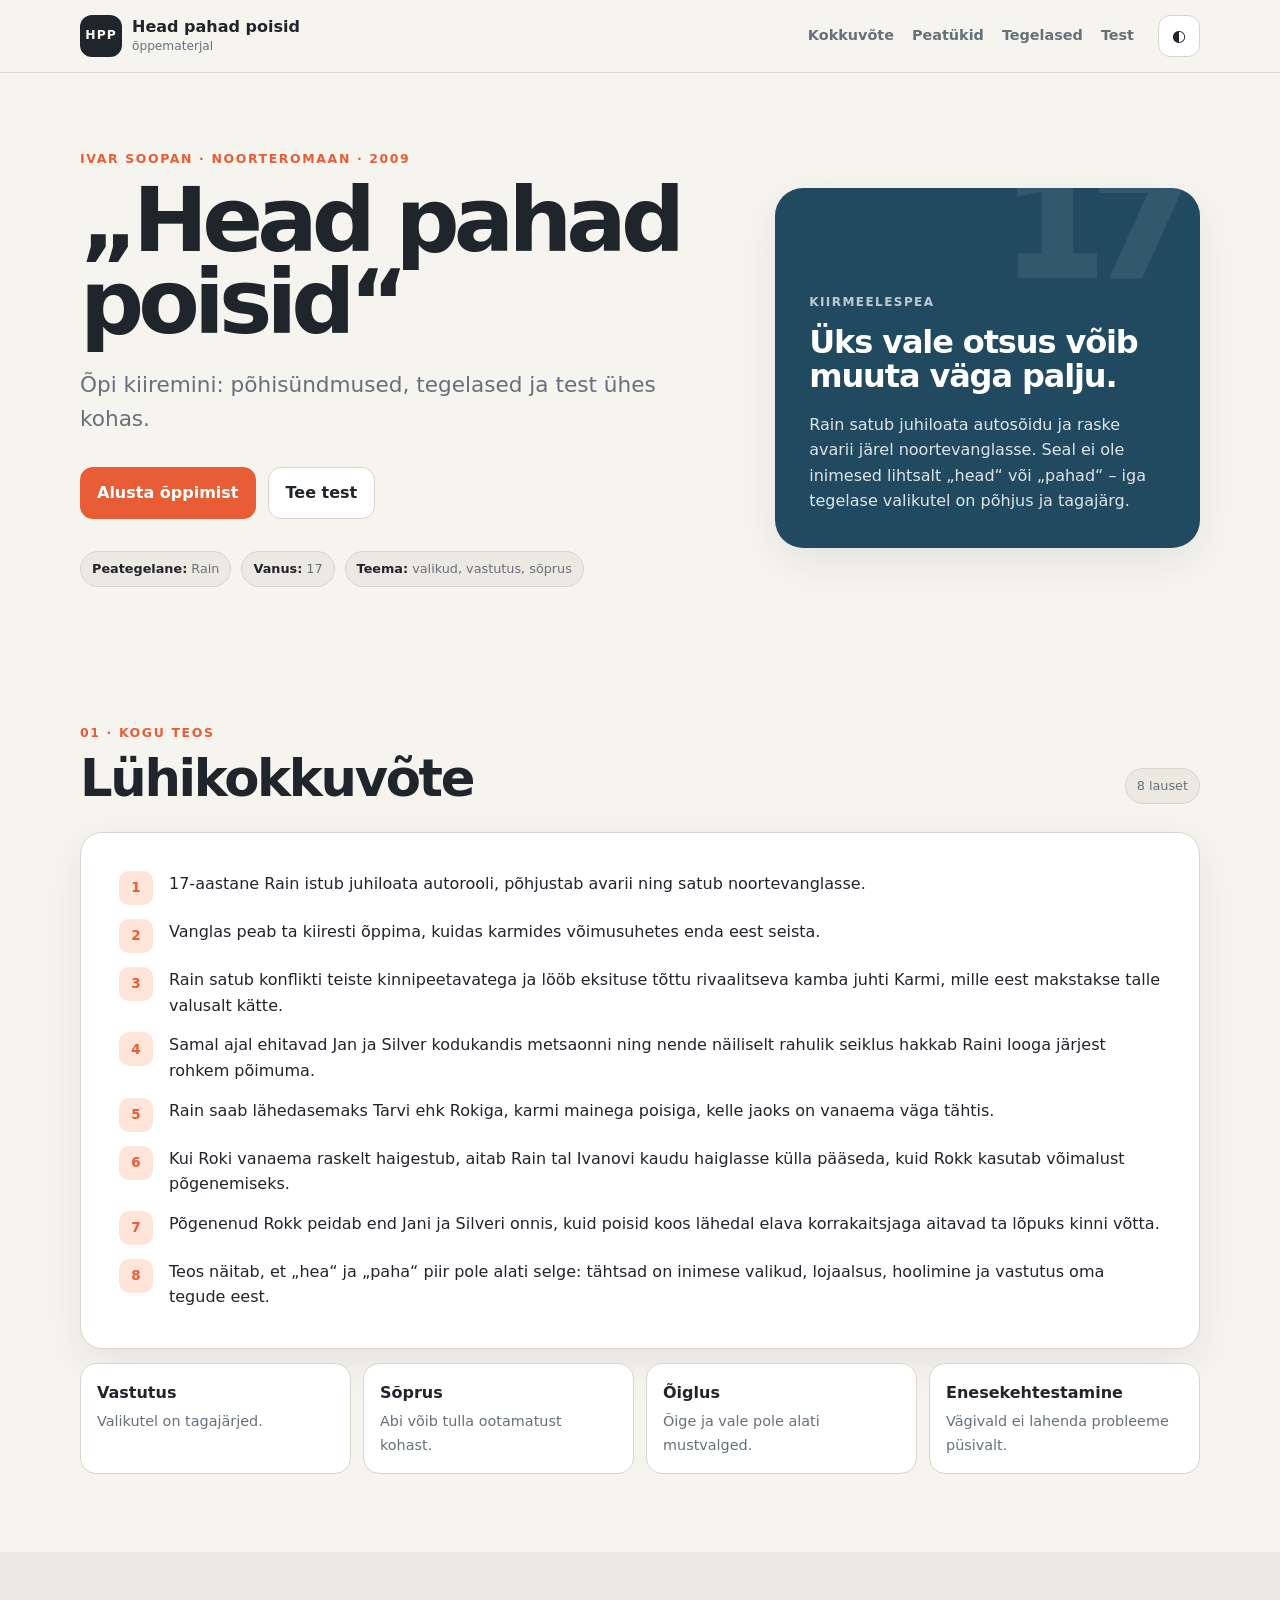
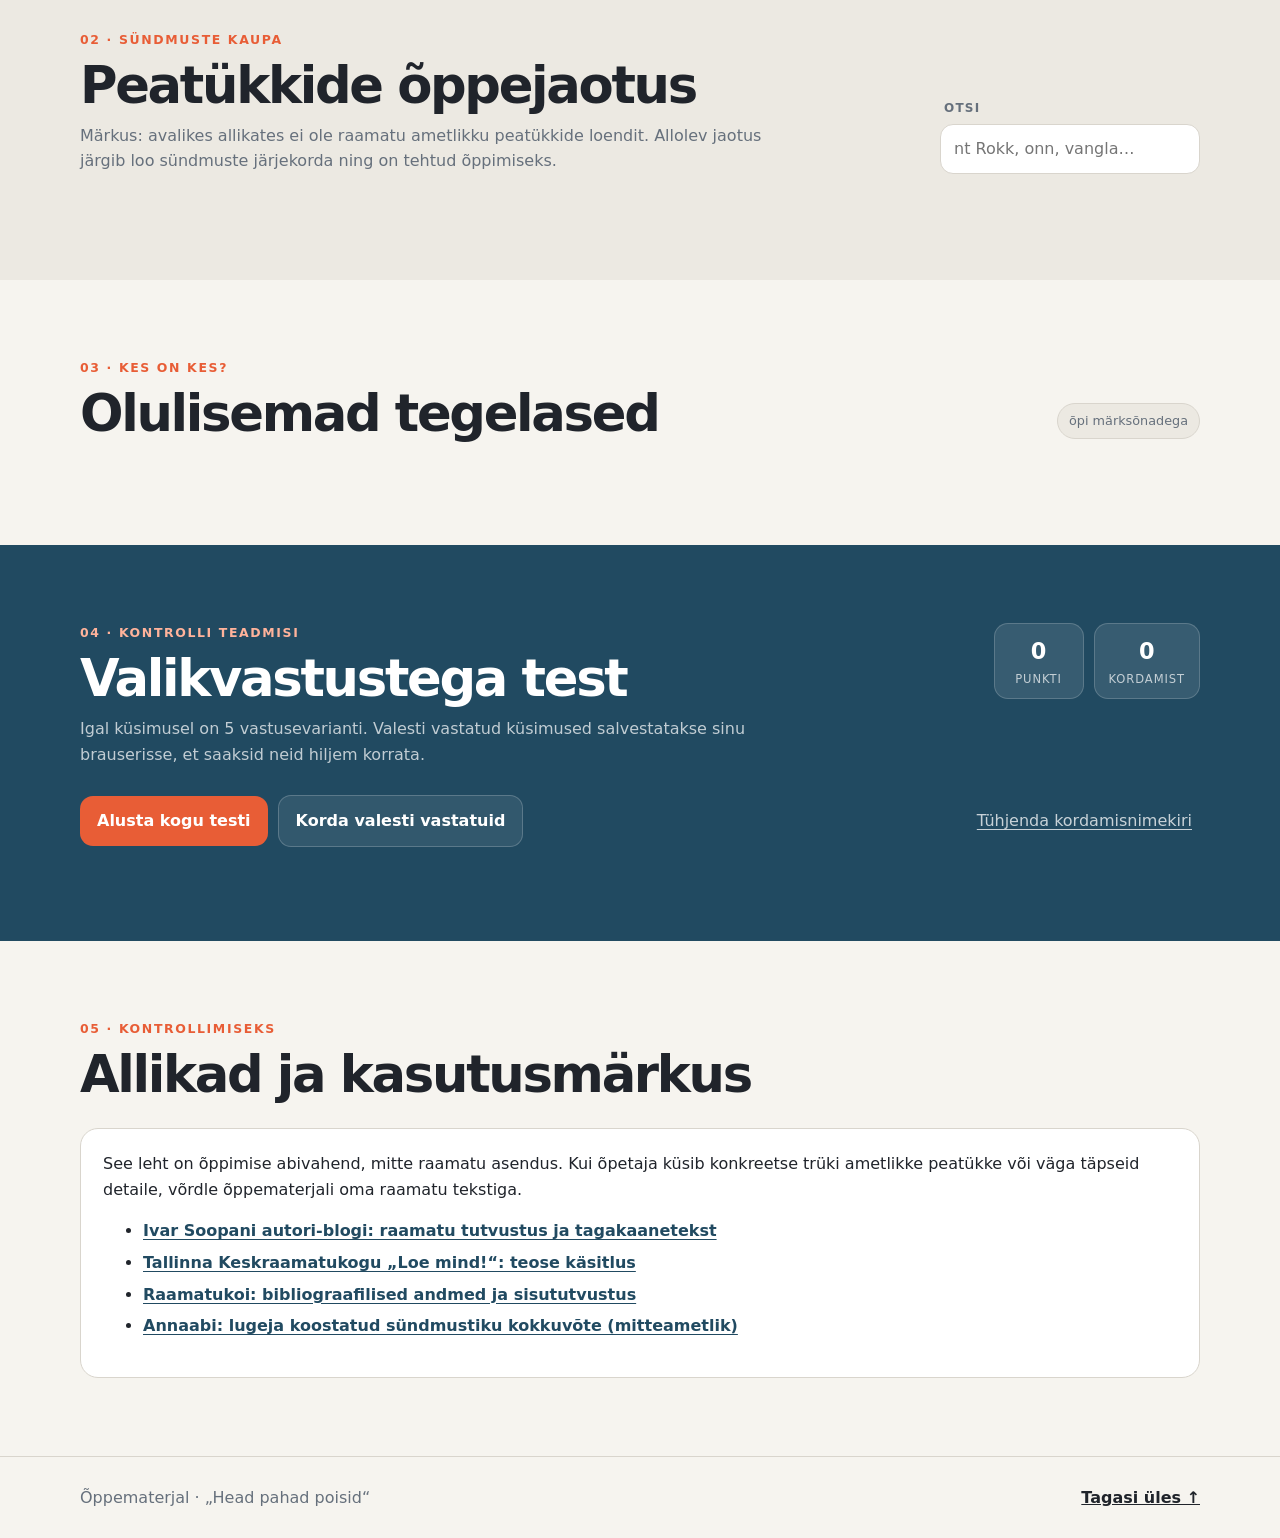
<file: head-pahad-poisid-2/index.html>
<!DOCTYPE html>
<html lang="et">
<head>
  <meta charset="UTF-8" />
  <meta name="viewport" content="width=device-width, initial-scale=1.0" />
  <meta name="description" content="Õppematerjal Ivar Soopani noorteromaani „Head pahad poisid“ kohta: kokkuvõte, sündmuspõhine peatükijaotus, tegelased ja valikvastustega test." />
  <title>Head pahad poisid – õppematerjal</title>
  <style>
:root {
  --bg: #f6f4ef;
  --surface: #ffffff;
  --surface-2: #ece9e2;
  --text: #20242b;
  --muted: #66707c;
  --line: #d9d5cd;
  --accent: #e85d36;
  --accent-2: #214a61;
  --accent-soft: #ffe4d9;
  --good: #19724a;
  --good-soft: #e4f5ec;
  --bad: #a33a31;
  --bad-soft: #fde9e6;
  --shadow: 0 14px 40px rgba(29, 38, 46, 0.08);
  --radius: 22px;
}

:root[data-theme="dark"] {
  --bg: #11161b;
  --surface: #1b2229;
  --surface-2: #252e36;
  --text: #f4f5f6;
  --muted: #b2bdc8;
  --line: #35404a;
  --accent: #ff7c55;
  --accent-2: #8fc4dc;
  --accent-soft: #4b2c24;
  --good: #68d7a0;
  --good-soft: #193c2d;
  --bad: #ff9a8f;
  --bad-soft: #4a2524;
  --shadow: 0 16px 50px rgba(0, 0, 0, 0.24);
}

* { box-sizing: border-box; }
html { scroll-behavior: smooth; }
body {
  margin: 0;
  font-family: Inter, ui-sans-serif, system-ui, -apple-system, BlinkMacSystemFont, "Segoe UI", sans-serif;
  background: var(--bg);
  color: var(--text);
  line-height: 1.6;
}
button, input { font: inherit; }
a { color: inherit; }

.skip-link {
  position: fixed;
  left: 1rem;
  top: -4rem;
  z-index: 100;
  background: var(--text);
  color: var(--bg);
  padding: .7rem 1rem;
  border-radius: 10px;
}
.skip-link:focus { top: 1rem; }

.shell { width: min(1120px, calc(100% - 32px)); margin: 0 auto; }
.site-header {
  position: sticky;
  top: 0;
  z-index: 50;
  background: color-mix(in srgb, var(--bg) 88%, transparent);
  backdrop-filter: blur(14px);
  border-bottom: 1px solid color-mix(in srgb, var(--line) 78%, transparent);
}
.header-inner { min-height: 72px; display: flex; align-items: center; gap: 24px; }
.brand { display: inline-flex; align-items: center; gap: 10px; text-decoration: none; margin-right: auto; }
.brand-mark {
  display: grid; place-items: center; width: 42px; height: 42px; border-radius: 12px;
  background: var(--text); color: var(--bg); font-size: .77rem; font-weight: 900; letter-spacing: .08em;
}
.brand strong, .brand small { display: block; line-height: 1.15; }
.brand small { color: var(--muted); font-size: .76rem; margin-top: 4px; }
.main-nav { display: flex; gap: 18px; }
.main-nav a { text-decoration: none; color: var(--muted); font-weight: 700; font-size: .9rem; }
.main-nav a:hover { color: var(--text); }
.icon-button {
  border: 1px solid var(--line); background: var(--surface); color: var(--text); width: 42px; height: 42px;
  border-radius: 12px; cursor: pointer; font-weight: 800;
}

.hero { padding: 76px 0 58px; overflow: hidden; }
.hero-grid { display: grid; grid-template-columns: 1.2fr .8fr; gap: 58px; align-items: center; }
.eyebrow { margin: 0 0 10px; text-transform: uppercase; letter-spacing: .13em; font-size: .78rem; font-weight: 900; color: var(--accent); }
h1 { font-size: clamp(3rem, 7vw, 6.3rem); line-height: .92; letter-spacing: -.065em; margin: 0; max-width: 780px; }
.hero-lead { font-size: clamp(1.05rem, 2vw, 1.35rem); color: var(--muted); max-width: 650px; margin: 24px 0 0; }
.hero-actions { display: flex; gap: 12px; margin-top: 30px; flex-wrap: wrap; }
.button {
  appearance: none; border: 0; border-radius: 13px; padding: 12px 17px; font-weight: 850; text-decoration: none;
  display: inline-flex; align-items: center; justify-content: center; cursor: pointer; transition: transform .16s ease, opacity .16s ease;
}
.button:hover { transform: translateY(-1px); }
.button:disabled { opacity: .45; cursor: not-allowed; transform: none; }
.button.primary { background: var(--accent); color: white; }
.button.secondary { background: var(--surface); color: var(--text); border: 1px solid var(--line); }
.facts { display: flex; gap: 10px; flex-wrap: wrap; margin-top: 32px; }
.facts span, .pill { background: var(--surface-2); border: 1px solid var(--line); border-radius: 999px; padding: 7px 11px; font-size: .8rem; color: var(--muted); }
.facts b { color: var(--text); }
.hero-card {
  position: relative; background: var(--accent-2); color: #fff; border-radius: 28px; padding: 34px; min-height: 360px;
  box-shadow: var(--shadow); display: flex; flex-direction: column; justify-content: flex-end;
}
.hero-card::before {
  content: "17"; position: absolute; right: 22px; top: -32px; font-size: 9rem; line-height: 1; font-weight: 950;
  color: rgba(255,255,255,.08); letter-spacing: -.08em;
}
.card-kicker { text-transform: uppercase; letter-spacing: .12em; font-size: .75rem; font-weight: 900; opacity: .7; }
.big-quote { font-size: 2rem; line-height: 1.08; font-weight: 900; letter-spacing: -.035em; margin: 12px 0 18px; }
.hero-card p:last-child { margin: 0; opacity: .85; }

.section { padding: 78px 0; scroll-margin-top: 75px; }
.section-tint { background: var(--surface-2); }
.section-heading { display: flex; align-items: flex-end; justify-content: space-between; gap: 24px; margin-bottom: 28px; }
.section-heading h2 { margin: 0; font-size: clamp(2rem, 4vw, 3.3rem); letter-spacing: -.045em; line-height: 1; }
.section-note { color: var(--muted); max-width: 720px; margin: 12px 0 0; }
.summary-card { background: var(--surface); border: 1px solid var(--line); border-radius: var(--radius); box-shadow: var(--shadow); padding: clamp(22px, 4vw, 38px); }
.summary-list { display: grid; gap: 14px; margin: 0; padding: 0; list-style: none; counter-reset: summary; }
.summary-list li { counter-increment: summary; display: grid; grid-template-columns: 36px 1fr; gap: 14px; align-items: start; }
.summary-list li::before {
  content: counter(summary); width: 34px; height: 34px; display: grid; place-items: center; border-radius: 10px;
  background: var(--accent-soft); color: var(--accent); font-weight: 900; font-size: .84rem;
}
.theme-grid { display: grid; grid-template-columns: repeat(4, 1fr); gap: 12px; margin-top: 14px; }
.theme-grid article { background: var(--surface); border: 1px solid var(--line); border-radius: 16px; padding: 16px; }
.theme-grid strong, .theme-grid span { display: block; }
.theme-grid span { color: var(--muted); font-size: .9rem; margin-top: 5px; }

.split-heading { align-items: flex-end; }
.search-box { min-width: 260px; }
.search-box span { display: block; font-size: .75rem; text-transform: uppercase; letter-spacing: .1em; color: var(--muted); font-weight: 900; margin: 0 0 6px 4px; }
.search-box input {
  width: 100%; background: var(--surface); color: var(--text); border: 1px solid var(--line); border-radius: 13px; padding: 11px 13px; outline: none;
}
.search-box input:focus { border-color: var(--accent); box-shadow: 0 0 0 3px color-mix(in srgb, var(--accent) 18%, transparent); }
.chapter-grid { display: grid; gap: 12px; }
.chapter-card { background: var(--surface); border: 1px solid var(--line); border-radius: 18px; overflow: hidden; }
.chapter-card summary { list-style: none; cursor: pointer; padding: 19px 20px; display: grid; grid-template-columns: 56px 1fr auto; gap: 15px; align-items: center; }
.chapter-card summary::-webkit-details-marker { display: none; }
.chapter-num { width: 52px; height: 52px; border-radius: 14px; background: var(--accent-soft); color: var(--accent); display: grid; place-items: center; font-weight: 950; }
.chapter-card h3 { margin: 0; font-size: 1.05rem; }
.chapter-card summary p { margin: 3px 0 0; color: var(--muted); font-size: .9rem; }
.chevron { font-size: 1.3rem; color: var(--muted); transition: transform .15s ease; }
.chapter-card[open] .chevron { transform: rotate(90deg); }
.chapter-body { border-top: 1px solid var(--line); padding: 20px; display: grid; grid-template-columns: 1fr 1fr; gap: 26px; }
.chapter-body h4 { margin: 0 0 8px; font-size: .82rem; text-transform: uppercase; letter-spacing: .08em; color: var(--muted); }
.chapter-body p { margin: 0; }
.event-list { margin: 0; padding-left: 20px; }
.event-list li + li { margin-top: 5px; }
.tag-row { display: flex; flex-wrap: wrap; gap: 6px; margin-top: 12px; }
.tag { border-radius: 999px; border: 1px solid var(--line); padding: 4px 8px; font-size: .76rem; color: var(--muted); }
.no-results { text-align: center; color: var(--muted); padding: 35px; }

.character-grid { display: grid; grid-template-columns: repeat(3, 1fr); gap: 14px; }
.character-card { background: var(--surface); border: 1px solid var(--line); border-radius: 18px; padding: 20px; min-height: 220px; display: flex; flex-direction: column; }
.character-top { display: flex; align-items: center; justify-content: space-between; gap: 10px; }
.character-initials { width: 44px; height: 44px; display: grid; place-items: center; border-radius: 12px; background: var(--accent-2); color: #fff; font-weight: 900; }
.character-role { color: var(--muted); font-size: .75rem; text-transform: uppercase; letter-spacing: .08em; font-weight: 900; }
.character-card h3 { margin: 18px 0 6px; }
.character-card p { color: var(--muted); margin: 0; }
.character-tags { margin-top: auto; padding-top: 16px; display: flex; gap: 6px; flex-wrap: wrap; }
.character-tags span { font-size: .75rem; border-radius: 999px; background: var(--surface-2); border: 1px solid var(--line); padding: 4px 8px; }

.quiz-section { background: var(--accent-2); color: #fff; }
.quiz-section .eyebrow { color: #ffb39b; }
.quiz-section .section-note { color: rgba(255,255,255,.72); }
.quiz-heading { align-items: flex-start; }
.quiz-stats { display: flex; gap: 10px; }
.quiz-stats div { background: rgba(255,255,255,.1); border: 1px solid rgba(255,255,255,.18); border-radius: 14px; min-width: 90px; padding: 10px 14px; text-align: center; }
.quiz-stats strong, .quiz-stats span { display: block; }
.quiz-stats strong { font-size: 1.4rem; }
.quiz-stats span { font-size: .72rem; text-transform: uppercase; letter-spacing: .08em; opacity: .7; }
.quiz-toolbar { display: flex; align-items: center; gap: 10px; flex-wrap: wrap; margin-bottom: 16px; }
.quiz-section .button.primary { background: var(--accent); }
.quiz-section .button.secondary { background: rgba(255,255,255,.08); border-color: rgba(255,255,255,.2); color: #fff; }
.text-button { border: 0; background: transparent; color: inherit; text-decoration: underline; text-underline-offset: 3px; cursor: pointer; padding: 8px; }
.quiz-toolbar .text-button { margin-left: auto; opacity: .75; }
.quiz-card { background: var(--surface); color: var(--text); border-radius: 22px; padding: clamp(20px, 4vw, 34px); box-shadow: 0 18px 60px rgba(0,0,0,.22); }
.quiz-progress-row { display: flex; justify-content: space-between; gap: 10px; color: var(--muted); font-size: .82rem; font-weight: 800; }
.progress-track { height: 7px; background: var(--surface-2); border-radius: 999px; overflow: hidden; margin: 11px 0 28px; }
.progress-track span { display: block; height: 100%; width: 0; background: var(--accent); transition: width .2s ease; }
.quiz-card h3 { font-size: clamp(1.35rem, 3vw, 2rem); line-height: 1.2; margin: 0 0 22px; }
.answer-list { display: grid; gap: 9px; }
.answer-button { width: 100%; text-align: left; border: 1px solid var(--line); border-radius: 13px; padding: 12px 14px; background: var(--surface); color: var(--text); cursor: pointer; font-weight: 700; }
.answer-button:hover:not(:disabled) { border-color: var(--accent); }
.answer-button:disabled { cursor: default; }
.answer-button.correct { border-color: var(--good); background: var(--good-soft); color: var(--good); }
.answer-button.wrong { border-color: var(--bad); background: var(--bad-soft); color: var(--bad); }
.feedback { min-height: 48px; margin-top: 14px; color: var(--muted); }
.feedback strong { color: var(--text); }
.quiz-card-actions { display: flex; justify-content: space-between; align-items: center; gap: 10px; margin-top: 8px; }
.empty-state { border: 1px dashed rgba(255,255,255,.35); background: rgba(255,255,255,.06); padding: 24px; border-radius: 16px; }
.empty-state strong, .empty-state span { display: block; }
.empty-state span { opacity: .72; margin-top: 4px; }

.source-card { background: var(--surface); border: 1px solid var(--line); border-radius: 18px; padding: 22px; }
.source-card p { margin-top: 0; }
.source-card li + li { margin-top: 6px; }
.source-card a { color: var(--accent-2); font-weight: 750; text-underline-offset: 3px; }
.site-footer { border-top: 1px solid var(--line); padding: 28px 0; color: var(--muted); }
.footer-inner { display: flex; justify-content: space-between; gap: 20px; }
.footer-inner a { font-weight: 800; color: var(--text); }

@media (max-width: 850px) {
  .main-nav { display: none; }
  .hero { padding-top: 44px; }
  .hero-grid { grid-template-columns: 1fr; gap: 26px; }
  .hero-card { min-height: 280px; }
  .theme-grid { grid-template-columns: 1fr 1fr; }
  .split-heading { align-items: stretch; flex-direction: column; }
  .search-box { min-width: 0; width: 100%; }
  .character-grid { grid-template-columns: 1fr 1fr; }
}

@media (max-width: 600px) {
  .section { padding: 58px 0; }
  .section-heading, .quiz-heading { align-items: stretch; flex-direction: column; }
  .section-heading .pill { align-self: flex-start; }
  .theme-grid, .character-grid { grid-template-columns: 1fr; }
  .chapter-card summary { grid-template-columns: 46px 1fr auto; padding: 15px; gap: 11px; }
  .chapter-num { width: 44px; height: 44px; }
  .chapter-body { grid-template-columns: 1fr; padding: 16px; }
  .quiz-stats { width: 100%; }
  .quiz-stats div { flex: 1; }
  .quiz-toolbar .text-button { width: 100%; margin-left: 0; text-align: left; padding-left: 0; }
  .footer-inner { flex-direction: column; }
}

@media (prefers-reduced-motion: reduce) {
  * { scroll-behavior: auto !important; transition: none !important; }
}

  </style>
  <script>
const chapters = [
  {
    title: "Vale otsus ja avarii",
    summary: "Rain istub 17-aastasena juhiloata autorooli. Sõit lõpeb raske avariiga ning juhtunu paneb aluse kogu loole: Rain peab oma otsuse tagajärgedega silmitsi seisma.",
    events: ["Rain juhib autot ilma juhtimisõiguseta.", "Toimub avarii ja kaaslane saab raskelt vigastada.", "Rain satub õiguskaitse tähelepanu alla ja noortevanglasse."],
    people: ["Rain", "Ants"]
  },
  {
    title: "Esimesed päevad noortevanglas",
    summary: "Vangla on Rainile täiesti uus ja vaenulik maailm. Ta saab kiiresti aru, et seal kehtivad poiste omavahelised kirjutamata reeglid ning nõrkust märgatakse kohe.",
    events: ["Rain tutvub vangla korra ja teiste poistega.", "Tekib esimene füüsiline konflikt.", "Rain hakkab mõistma vangla hierarhiat."],
    people: ["Rain", "Näpp", "Rokk"]
  },
  {
    title: "Jan ja Silver plaanivad onni",
    summary: "Paralleelselt Raini looga veedavad Jan ja Silver aega kodukandis. Nad otsustavad ehitada endale metsaonni ning otsivad sobivat kohta ja ehitusmaterjali.",
    events: ["Silver teeb onni plaani.", "Poisid otsivad ehituskohta.", "Nad hakkavad koguma ja hankima laudu."],
    people: ["Jan", "Silver"]
  },
  {
    title: "Võlg ja vale vastane",
    summary: "Rain satub vanglas võla ja surve alla. Ta peab kellegi eest arveid klaarima, kuid ründab vale inimest – rivaalitseva seltskonna mõjukat juhti Karmi.",
    events: ["Rainile tekib vanglas võlg.", "Talle antakse ülesanne kedagi läbi peksta.", "Rain ründab eksituse tõttu Karmi."],
    people: ["Rain", "Näpp", "Karm"]
  },
  {
    title: "Kättemaks ja karmid reeglid",
    summary: "Karmi ründamine ei jää tagajärjeta. Rain saab valusalt tunda, kuidas vanglas toimib kättemaks ning miks ühe hetke jõudemonstratsioon võib tuua uue vägivallaringi.",
    events: ["Karmi seltskond maksab Rainile kätte.", "Rain pekstakse pesuruumis läbi.", "Rain õpib, et jõuga saavutatud edu on lühiajaline."],
    people: ["Rain", "Karm"]
  },
  {
    title: "Onn kerkib ja sõbrad mõtlevad Rainile",
    summary: "Jan ja Silver jätkavad onni ehitamist ning nende projekt muutub järjest päris koduseks pelgupaigaks. Rain ei ole siiski sõprade mõtetest kadunud ja teda käiakse ka vaatamas.",
    events: ["Onni esimene osa saab valmis.", "Poisid sisustavad oma peidupaika.", "Jan ja Silver külastavad Raini."],
    people: ["Jan", "Silver", "Rain"]
  },
  {
    title: "Ivanovi külaskäik ja kahtlus",
    summary: "Raini juurde tuleb teda tundev miilits Ivanov. Teiste kinnipeetavate jaoks tekitab see kohe umbusku, sest nad kardavad, et Rain räägib võimudele vanglas toimuvast.",
    events: ["Ivanov kohtub Rainiga.", "Rain saab täiskasvanult nõu.", "Kongikaaslased hakkavad Raini võimalikuks „koputajaks“ pidama."],
    people: ["Rain", "Ivanov", "Rokk", "Näpp"]
  },
  {
    title: "Koduigatsus ja ema Linda",
    summary: "Vabaduse puudumine muutub Rainile järjest raskemaks. Ema Linda külastus toob vanglasse killu kodust elu ja näitab, et Rain ei ole oma probleemidest hoolimata pere jaoks kadunud.",
    events: ["Rain tunneb kodust ja emast puudust.", "Linda tuleb Raini vaatama.", "Ema lubab teda uuesti külastada."],
    people: ["Rain", "Linda"]
  },
  {
    title: "Roki teine külg",
    summary: "Tarvi ehk Rokk on vanglas mõjukas ja karmi mainega, kuid Rain näeb temas ka haavatavat poolt. Eriti tähtis on Rokile tema vanaema, kes on üks väheseid talle tõeliselt lähedasi inimesi.",
    events: ["Roki taust avaneb rohkem.", "Rain ja Rokk muutuvad lähedasemaks.", "Rokk saab halva uudise vanaema tervise kohta."],
    people: ["Rokk", "Rain"]
  },
  {
    title: "Katse aidata Rokki",
    summary: "Rain tahab sõpra aidata ja kasutab Ivanovi tuge, et Rokk saaks raskelt haige vanaema juurde. Heast kavatsusest sünnib aga olukord, mida Rain enam kontrollida ei suuda.",
    events: ["Rain pöördub Ivanovi poole.", "Rokile korraldatakse võimalus vanaema külastada.", "Rokk saab korraks vanglast välja."],
    people: ["Rain", "Rokk", "Ivanov"]
  },
  {
    title: "Rokk põgeneb",
    summary: "Pärast vanaema külastust ei lähe Rokk kokkulepitud korras tagasi. Tema otsus muudab loo pingeliseks tagaajamiseks ja viib kaks seni eraldi liikunud tegevusliini kokku.",
    events: ["Rokk kasutab väljas käimist põgenemiseks.", "Teda hakatakse otsima.", "Põgenik liigub Jani ja Silveri kodukandi poole."],
    people: ["Rokk", "Rain", "Ivanov"]
  },
  {
    title: "Põgenik poiste onnis",
    summary: "Jan ja Silver avastavad, et nende ehitatud onnis on võõras. Nad ei hakka olukorda üksi lahendama, vaid otsivad abi lähedal elavalt korrakaitsjalt.",
    events: ["Poisid leiavad onnist võõra inimese.", "Nad kutsuvad abi.", "Selgub, et võõras on vanglast põgenenud Rokk."],
    people: ["Jan", "Silver", "Rokk"]
  },
  {
    title: "Tagaajamine ja tabamine",
    summary: "Rokk püüab metsast põgeneda, kuid Jan ja Silver satuvad otsustaval hetkel sündmuste keskele. Nende sekkumine aitab põgeniku kinni võtta.",
    events: ["Korrakaitsja jälitab Rokki.", "Jan ja Silver aitavad põgenemisteed takistada.", "Rokk saadakse kätte ja viiakse tagasi."],
    people: ["Rokk", "Jan", "Silver"]
  },
  {
    title: "Tagajärjed ja teose mõte",
    summary: "Pärast põgenemisdraamat jõuavad tegelased oma tegude tagajärgedeni. Raini lugu liigub vabastamise suunas ning lugejale jääb küsimus, kas inimese saab ühe halva otsuse järgi päriselt „pahaks“ nimetada.",
    events: ["Roki põgenemisel on karmid tagajärjed.", "Raini vanglaaeg jõuab lõpule.", "Teos jätab keskmesse vastutuse, sõpruse ja moraalsete valikute teema."],
    people: ["Rain", "Rokk", "Jan", "Silver"]
  }
];

const characters = [
  { name: "Rain", role: "peategelane", text: "17-aastane poiss, kelle juhiloata autosõit lõpeb avarii ja noortevanglaga. Ta on impulsiivne ja oskab enda eest füüsiliselt seista, kuid õpib loo jooksul vastutust, lojaalsust ja teiste inimeste keerukust paremini mõistma.", tags: ["impulsiivne", "julge", "areneb"] },
  { name: "Tarvi „Rokk“", role: "teine keskne tegelane", text: "Vanglas mõjukas ja karmi mainega poiss. Raini sõbrunedes avaneb tema pehmem külg, eriti tugev side vanaemaga. Tema põgenemine seob vangla- ning Jani ja Silveri loo üheks tervikuks.", tags: ["mõjukas", "haavatav", "vastuoluline"] },
  { name: "Jan", role: "Raini tuttav / sõber", text: "Silverist vanem poiss, kes tegutseb kodukandis väljaspool vanglat. Ta ehitab koos Silveriga onni ning satub lõpuks otseselt Roki põgenemisloosse.", tags: ["praktiline", "sõbralik", "tegutseja"] },
  { name: "Silver", role: "Jani sõber", text: "Jani kaaslane onni ehitamisel. Ta on noorem ja seiklushimuline ning aitab koos Janiga põgenenud Roki tabamisele kaasa.", tags: ["uudishimulik", "loov", "julge"] },
  { name: "Näpp", role: "vanglakaaslane", text: "Raini vanglaelu üks olulisi mõjutajaid. Ta aitab Rainil vangla võimusuhteid tundma õppida, kuid seob ta ka konfliktidesse ja vägivallaga seotud kohustustesse.", tags: ["mõjutaja", "kaval", "riskialdis"] },
  { name: "Karm", role: "rivaalitsev ninamees", text: "Teise vanglaseltskonna mõjukas juht. Rain ründab teda eksituse tõttu ning sellest saab üks olulisemaid vanglakonflikte ja kättemaksu käivitajaid.", tags: ["mõjukas", "ohtlik", "rivaal"] },
  { name: "Aleksei Ivanov", role: "miilits / täiskasvanud toetaja", text: "Raini tundev korrakaitsja, kes annab talle nõu ja aitab lahendada Roki vanaema külastamise küsimust. Tema külaskäik tekitab vangide seas kahtluse, et Rain võib olla informaator.", tags: ["toetav", "rahulik", "autoriteet"] },
  { name: "Linda", role: "Raini ema", text: "Raini ema, kelle suhe pojaga on pingeline, kuid hooliv. Tema vanglakülastus näitab, et Rainil on väljaspool vanglat endiselt side kodu ja perega.", tags: ["ema", "hooliv", "murelik"] },
  { name: "Ants", role: "Raini klassivend / sõber", text: "Raini kaaslane, kes saab avarii tõttu raskelt vigastada ja viibib haiglas. Tema saatus näitab väga otseselt, et Raini hetkeline halb otsus mõjutab ka teisi inimesi.", tags: ["sõber", "kannatanu", "tagajärg"] }
];

const quiz = [
  { id: "q1", q: "Kui vana on loo keskne tegelane Rain?", options: ["13", "14", "15", "16", "17"], answer: 4, explain: "Rain on 17-aastane." },
  { id: "q2", q: "Mis viib Raini noortevanglasse?", options: ["Koolist puudumine", "Juhiloata autosõit ja avarii", "Poevargus", "Rongis kaklemine", "Onni põletamine"], answer: 1, explain: "Rain istub juhiloata autorooli ja põhjustab raske avarii." },
  { id: "q3", q: "Millises ajastus teose sündmused toimuvad?", options: ["Keskaegses Eestis", "Tänapäeva Eestis", "Nõukogude okupatsiooni aegses Eestis", "Rootsi ajal", "Tulevikus"], answer: 2, explain: "Teose tegevus toimub Nõukogude okupatsiooni aegses Eestis." },
  { id: "q4", q: "Millised kaks poissi moodustavad teise suure tegevusliini?", options: ["Jan ja Silver", "Näpp ja Karm", "Rain ja Ants", "Ivanov ja Jan", "Rokk ja Karm"], answer: 0, explain: "Paralleelselt Raini vanglalooga jälgitakse Jani ja Silveri tegemisi." },
  { id: "q5", q: "Mida Jan ja Silver ehitavad?", options: ["Paati", "Garaaži", "Puu-/metsaonni", "Rattarada", "Silda"], answer: 2, explain: "Nad ehitavad endale metsaonni." },
  { id: "q6", q: "Kes on Karm?", options: ["Raini õpetaja", "Raini vend", "Rivaalitseva vanglaseltskonna mõjukas juht", "Jani isa", "Vedurijuht"], answer: 2, explain: "Karm on vanglas mõjukas rivaal, keda Rain eksituse tõttu ründab." },
  { id: "q7", q: "Mis on Tarvi hüüdnimi vanglas?", options: ["Karm", "Kapten", "Rokk", "Näpp", "Kivipea"], answer: 2, explain: "Tarvit kutsutakse Rokiks." },
  { id: "q8", q: "Milline uudis lööb Roki rivist välja?", options: ["Ta peab kooli tagasi minema", "Tema vanaema on raskelt haige / suremas", "Ta kaotab kitarri", "Jan lahkub linnast", "Tema kong vahetatakse"], answer: 1, explain: "Rokile on vanaema väga tähtis ning tema raske haigus mõjub talle tugevalt." },
  { id: "q9", q: "Kelle abi kasutab Rain, et Rokki vanaema juurde aidata?", options: ["Silveri", "Antsu", "Karmi", "Ivanovi", "Näpu"], answer: 3, explain: "Rain pöördub teda tundva miilits Ivanovi poole." },
  { id: "q10", q: "Mida teeb Rokk pärast vanaema külastust?", options: ["Läheb vabatahtlikult tagasi", "Põgeneb", "Sõidab välismaale", "Liitub Jani kambaga", "Läheb kooli"], answer: 1, explain: "Rokk kasutab väljapääsemist põgenemiseks." },
  { id: "q11", q: "Kus Rokk põgenemise ajal peidupaiga leiab?", options: ["Raini kodus", "Rongijaamas", "Jani ja Silveri onnis", "Kooli keldris", "Haiglas"], answer: 2, explain: "Ta peidab end Jani ja Silveri ehitatud onnis." },
  { id: "q12", q: "Mida Jan ja Silver teevad, kui leiavad onnist võõra?", options: ["Annavad talle süüa ja lahkuvad", "Peidavad teda politsei eest", "Kutsuvad täiskasvanud korrakaitsja appi", "Sõidavad rongiga ära", "Lammutavad onni"], answer: 2, explain: "Poisid otsivad abi lähedal elavalt korrakaitsjalt." },
  { id: "q13", q: "Miks hakatakse Raini vanglas „koputajaks“ kahtlustama?", options: ["Ta kirjutab ajalehte", "Teda külastab miilits Ivanov", "Ta saab kirja emalt", "Ta võidab poksimatši", "Ta keeldub koristamast"], answer: 1, explain: "Ivanovi külaskäik paneb teised arvama, et Rain võib võimudele infot anda." },
  { id: "q14", q: "Kes on Linda?", options: ["Roki õde", "Raini ema", "Silveri õpetaja", "Jani naaber", "Karmi ema"], answer: 1, explain: "Linda on Raini ema." },
  { id: "q15", q: "Milline roll on Näpul Raini vanglaloos?", options: ["Ta on vangla arst", "Ta on Raini klassijuhataja", "Ta on vanglakaaslane, kes seob Raini vangla võimusuhete ja konfliktidega", "Ta on Silveri vend", "Ta on vedurijuht"], answer: 2, explain: "Näpp on vanglakaaslane ja oluline lüli Raini sattumisel vanglasisestesse konfliktidesse." },
  { id: "q16", q: "Mis juhtub pärast seda, kui Rain ründab eksituse tõttu Karmi?", options: ["Rain saab autasu", "Karm vabastatakse", "Rainile makstakse vägivallaga kätte", "Jan satub vangi", "Ivanov lahkub töölt"], answer: 2, explain: "Karmi ründamise järel pekstakse Rain kättemaksuks läbi." },
  { id: "q17", q: "Millisest varasemast Soopani raamatust on Jan ja Silver lugejale tuttavad?", options: ["Õhulossivanaisa", "Kõik poisid ei saa suureks", "Seljakotiaabits", "Tappev uudishimu", "Rännakud murtud maal"], answer: 1, explain: "Jan ja Silver tegutsevad ka raamatus „Kõik poisid ei saa suureks“." },
  { id: "q18", q: "Milline teema sobib teose keskseks mõtteks kõige paremini?", options: ["Ainult sportlik võistlus", "Hea ja paha piir ning valikute tagajärjed", "Kosmosereisid", "Vanaaja sõjad", "Muusikabändi loomine"], answer: 1, explain: "Teos uurib, kuidas hea ja paha piir võib olla hägune ning kuidas valikutel on tagajärjed." },
  { id: "q19", q: "Kes saavad põgenemisdraamas otsustaval hetkel Roki tabamisele kaasa aidata?", options: ["Jan ja Silver", "Linda ja Ants", "Näpp ja Karm", "Rain ja Linda", "Ants ja Karm"], answer: 0, explain: "Jan ja Silver satuvad sündmuste keskele ning aitavad Roki põgenemisteed takistada." },
  { id: "q20", q: "Milline kirjeldus sobib teose žanrile kõige paremini?", options: ["Noortepõnevik / noorteromaan", "Muinasjutt", "Luulekogu", "Teadusõpik", "Näidend"], answer: 0, explain: "Autor ise on nimetanud raamatut noortepõnevikuks; bibliograafiliselt käsitletakse seda noorteromaanina." }
];

const chapterGrid = document.querySelector('#chapterGrid');
const characterGrid = document.querySelector('#characterGrid');
const chapterSearch = document.querySelector('#chapterSearch');
const themeToggle = document.querySelector('#themeToggle');

function renderChapters(filter = '') {
  const needle = filter.trim().toLocaleLowerCase('et');
  const filtered = chapters.filter(ch => {
    const hay = `${ch.title} ${ch.summary} ${ch.events.join(' ')} ${ch.people.join(' ')}`.toLocaleLowerCase('et');
    return hay.includes(needle);
  });

  chapterGrid.innerHTML = filtered.length ? filtered.map((ch, idx) => {
    const originalIndex = chapters.indexOf(ch) + 1;
    return `
      <details class="chapter-card">
        <summary>
          <span class="chapter-num">${String(originalIndex).padStart(2, '0')}</span>
          <span>
            <h3>${ch.title}</h3>
            <p>${ch.people.join(' · ')}</p>
          </span>
          <span class="chevron" aria-hidden="true">›</span>
        </summary>
        <div class="chapter-body">
          <div>
            <h4>Kokkuvõte</h4>
            <p>${ch.summary}</p>
            <div class="tag-row">${ch.people.map(p => `<span class="tag">${p}</span>`).join('')}</div>
          </div>
          <div>
            <h4>Olulisemad sündmused</h4>
            <ul class="event-list">${ch.events.map(e => `<li>${e}</li>`).join('')}</ul>
          </div>
        </div>
      </details>`;
  }).join('') : `<div class="no-results">Selle otsinguga peatükke ei leitud.</div>`;
}

function initials(name) {
  return name.replace(/„[^”]+“/g, '').split(/\s+/).filter(Boolean).slice(0, 2).map(x => x[0]).join('').toUpperCase();
}

function renderCharacters() {
  characterGrid.innerHTML = characters.map(c => `
    <article class="character-card">
      <div class="character-top">
        <span class="character-initials">${initials(c.name)}</span>
        <span class="character-role">${c.role}</span>
      </div>
      <h3>${c.name}</h3>
      <p>${c.text}</p>
      <div class="character-tags">${c.tags.map(t => `<span>${t}</span>`).join('')}</div>
    </article>
  `).join('');
}

chapterSearch.addEventListener('input', e => renderChapters(e.target.value));

const storedTheme = localStorage.getItem('hpp-theme');
if (storedTheme) document.documentElement.dataset.theme = storedTheme;
themeToggle.addEventListener('click', () => {
  const next = document.documentElement.dataset.theme === 'dark' ? 'light' : 'dark';
  document.documentElement.dataset.theme = next;
  localStorage.setItem('hpp-theme', next);
});

// Quiz memory
const MISSED_KEY = 'hpp-missed-question-ids-v1';
let missed = new Set(JSON.parse(localStorage.getItem(MISSED_KEY) || '[]'));
let activeQuestions = [];
let currentIndex = 0;
let score = 0;
let answered = false;
let currentWasWrong = false;
let mode = 'all';

const scoreValue = document.querySelector('#scoreValue');
const missedValue = document.querySelector('#missedValue');
const startQuiz = document.querySelector('#startQuiz');
const repeatMissed = document.querySelector('#repeatMissed');
const resetMemory = document.querySelector('#resetMemory');
const quizCard = document.querySelector('#quizCard');
const quizEmpty = document.querySelector('#quizEmpty');
const quizCounter = document.querySelector('#quizCounter');
const quizMode = document.querySelector('#quizMode');
const progressBar = document.querySelector('#progressBar');
const questionText = document.querySelector('#questionText');
const answerList = document.querySelector('#answerList');
const feedback = document.querySelector('#feedback');
const nextQuestion = document.querySelector('#nextQuestion');
const markLearned = document.querySelector('#markLearned');

function saveMissed() {
  localStorage.setItem(MISSED_KEY, JSON.stringify([...missed]));
  missedValue.textContent = missed.size;
  repeatMissed.textContent = missed.size ? `Korda valesti vastatuid (${missed.size})` : 'Korda valesti vastatuid';
}

function beginQuiz(which) {
  mode = which;
  score = 0;
  currentIndex = 0;
  activeQuestions = which === 'missed' ? quiz.filter(q => missed.has(q.id)) : [...quiz];
  scoreValue.textContent = '0';
  quizEmpty.hidden = true;

  if (!activeQuestions.length) {
    quizCard.hidden = true;
    quizEmpty.hidden = false;
    return;
  }

  quizCard.hidden = false;
  renderQuestion();
  quizCard.scrollIntoView({ behavior: 'smooth', block: 'center' });
}

function renderQuestion() {
  answered = false;
  currentWasWrong = false;
  const item = activeQuestions[currentIndex];
  quizCounter.textContent = `Küsimus ${currentIndex + 1} / ${activeQuestions.length}`;
  quizMode.textContent = mode === 'missed' ? 'Kordamine' : 'Kogu test';
  progressBar.style.width = `${((currentIndex) / activeQuestions.length) * 100}%`;
  questionText.textContent = item.q;
  feedback.innerHTML = '';
  nextQuestion.disabled = true;
  nextQuestion.textContent = currentIndex === activeQuestions.length - 1 ? 'Vaata tulemust' : 'Järgmine';
  markLearned.hidden = true;

  answerList.innerHTML = item.options.map((opt, idx) =>
    `<button class="answer-button" type="button" data-index="${idx}"><span>${String.fromCharCode(65 + idx)}.</span> ${opt}</button>`
  ).join('');

  answerList.querySelectorAll('.answer-button').forEach(btn => {
    btn.addEventListener('click', () => checkAnswer(Number(btn.dataset.index)));
  });
}

function checkAnswer(selected) {
  if (answered) return;
  answered = true;
  const item = activeQuestions[currentIndex];
  const buttons = [...answerList.querySelectorAll('.answer-button')];
  buttons.forEach((btn, idx) => {
    btn.disabled = true;
    if (idx === item.answer) btn.classList.add('correct');
  });

  if (selected === item.answer) {
    score += 1;
    scoreValue.textContent = score;
    feedback.innerHTML = `<strong>Õige.</strong> ${item.explain}`;
    if (missed.has(item.id)) markLearned.hidden = false;
  } else {
    currentWasWrong = true;
    buttons[selected].classList.add('wrong');
    missed.add(item.id);
    saveMissed();
    feedback.innerHTML = `<strong>Vale vastus.</strong> ${item.explain} See küsimus lisati kordamisnimekirja.`;
  }
  nextQuestion.disabled = false;
}

markLearned.addEventListener('click', () => {
  const item = activeQuestions[currentIndex];
  missed.delete(item.id);
  saveMissed();
  markLearned.hidden = true;
  feedback.innerHTML += ' <strong>Märgitud õpituks.</strong>';
});

nextQuestion.addEventListener('click', () => {
  if (!answered) return;
  if (currentIndex < activeQuestions.length - 1) {
    currentIndex += 1;
    renderQuestion();
  } else {
    progressBar.style.width = '100%';
    questionText.textContent = `Tulemus: ${score} / ${activeQuestions.length}`;
    answerList.innerHTML = '';
    const pct = Math.round((score / activeQuestions.length) * 100);
    const msg = pct >= 90 ? 'Väga tugev tulemus.' : pct >= 70 ? 'Põhisisu on hästi meeles.' : pct >= 50 ? 'Korda veel tähtsamaid sündmusi ja tegelasi.' : 'Kasuta kordamisnimekirja ja proovi siis uuesti.';
    feedback.innerHTML = `<strong>${msg}</strong> Kordamist vajavaid küsimusi: ${missed.size}.`;
    nextQuestion.disabled = true;
    nextQuestion.textContent = 'Test lõpetatud';
    markLearned.hidden = true;
  }
});

startQuiz.addEventListener('click', () => beginQuiz('all'));
repeatMissed.addEventListener('click', () => beginQuiz('missed'));
resetMemory.addEventListener('click', () => {
  missed.clear();
  saveMissed();
  quizEmpty.hidden = true;
  if (mode === 'missed') quizCard.hidden = true;
});

renderChapters();
renderCharacters();
saveMissed();

  </script>
</head>
<body>
  <a class="skip-link" href="#main">Hüppa sisu juurde</a>

  <header class="site-header">
    <div class="shell header-inner">
      <a class="brand" href="#top" aria-label="Tagasi lehe algusesse">
        <span class="brand-mark">HPP</span>
        <span>
          <strong>Head pahad poisid</strong>
          <small>õppematerjal</small>
        </span>
      </a>
      <nav class="main-nav" aria-label="Peamenüü">
        <a href="#kokkuvote">Kokkuvõte</a>
        <a href="#peatukid">Peatükid</a>
        <a href="#tegelased">Tegelased</a>
        <a href="#test">Test</a>
      </nav>
      <button id="themeToggle" class="icon-button" type="button" aria-label="Vaheta värviteemat" title="Vaheta värviteemat">◐</button>
    </div>
  </header>

  <main id="main">
    <section id="top" class="hero">
      <div class="shell hero-grid">
        <div>
          <p class="eyebrow">Ivar Soopan · noorteromaan · 2009</p>
          <h1>„Head pahad poisid“</h1>
          <p class="hero-lead">Õpi kiiremini: põhisündmused, tegelased ja test ühes kohas.</p>
          <div class="hero-actions">
            <a class="button primary" href="#kokkuvote">Alusta õppimist</a>
            <a class="button secondary" href="#test">Tee test</a>
          </div>
          <div class="facts" aria-label="Raamatu põhiandmed">
            <span><b>Peategelane:</b> Rain</span>
            <span><b>Vanus:</b> 17</span>
            <span><b>Teema:</b> valikud, vastutus, sõprus</span>
          </div>
        </div>
        <aside class="hero-card" aria-label="Kiirmeelespea">
          <span class="card-kicker">Kiirmeelespea</span>
          <p class="big-quote">Üks vale otsus võib muuta väga palju.</p>
          <p>Rain satub juhiloata autosõidu ja raske avarii järel noortevanglasse. Seal ei ole inimesed lihtsalt „head“ või „pahad“ – iga tegelase valikutel on põhjus ja tagajärg.</p>
        </aside>
      </div>
    </section>

    <section id="kokkuvote" class="section shell">
      <div class="section-heading">
        <div>
          <p class="eyebrow">01 · Kogu teos</p>
          <h2>Lühikokkuvõte</h2>
        </div>
        <span class="pill">8 lauset</span>
      </div>
      <div class="summary-card">
        <ol class="summary-list">
          <li>17-aastane Rain istub juhiloata autorooli, põhjustab avarii ning satub noortevanglasse.</li>
          <li>Vanglas peab ta kiiresti õppima, kuidas karmides võimusuhetes enda eest seista.</li>
          <li>Rain satub konflikti teiste kinnipeetavatega ja lööb eksituse tõttu rivaalitseva kamba juhti Karmi, mille eest makstakse talle valusalt kätte.</li>
          <li>Samal ajal ehitavad Jan ja Silver kodukandis metsaonni ning nende näiliselt rahulik seiklus hakkab Raini looga järjest rohkem põimuma.</li>
          <li>Rain saab lähedasemaks Tarvi ehk Rokiga, karmi mainega poisiga, kelle jaoks on vanaema väga tähtis.</li>
          <li>Kui Roki vanaema raskelt haigestub, aitab Rain tal Ivanovi kaudu haiglasse külla pääseda, kuid Rokk kasutab võimalust põgenemiseks.</li>
          <li>Põgenenud Rokk peidab end Jani ja Silveri onnis, kuid poisid koos lähedal elava korrakaitsjaga aitavad ta lõpuks kinni võtta.</li>
          <li>Teos näitab, et „hea“ ja „paha“ piir pole alati selge: tähtsad on inimese valikud, lojaalsus, hoolimine ja vastutus oma tegude eest.</li>
        </ol>
      </div>
      <div class="theme-grid">
        <article><strong>Vastutus</strong><span>Valikutel on tagajärjed.</span></article>
        <article><strong>Sõprus</strong><span>Abi võib tulla ootamatust kohast.</span></article>
        <article><strong>Õiglus</strong><span>Õige ja vale pole alati mustvalged.</span></article>
        <article><strong>Enesekehtestamine</strong><span>Vägivald ei lahenda probleeme püsivalt.</span></article>
      </div>
    </section>

    <section id="peatukid" class="section section-tint">
      <div class="shell">
        <div class="section-heading split-heading">
          <div>
            <p class="eyebrow">02 · Sündmuste kaupa</p>
            <h2>Peatükkide õppejaotus</h2>
            <p class="section-note">Märkus: avalikes allikates ei ole raamatu ametlikku peatükkide loendit. Allolev jaotus järgib loo sündmuste järjekorda ning on tehtud õppimiseks.</p>
          </div>
          <label class="search-box">
            <span>Otsi</span>
            <input id="chapterSearch" type="search" placeholder="nt Rokk, onn, vangla…" autocomplete="off" />
          </label>
        </div>
        <div id="chapterGrid" class="chapter-grid" aria-live="polite"></div>
      </div>
    </section>

    <section id="tegelased" class="section shell">
      <div class="section-heading">
        <div>
          <p class="eyebrow">03 · Kes on kes?</p>
          <h2>Olulisemad tegelased</h2>
        </div>
        <span class="pill">õpi märksõnadega</span>
      </div>
      <div id="characterGrid" class="character-grid"></div>
    </section>

    <section id="test" class="section quiz-section">
      <div class="shell quiz-shell">
        <div class="section-heading quiz-heading">
          <div>
            <p class="eyebrow">04 · Kontrolli teadmisi</p>
            <h2>Valikvastustega test</h2>
            <p class="section-note">Igal küsimusel on 5 vastusevarianti. Valesti vastatud küsimused salvestatakse sinu brauserisse, et saaksid neid hiljem korrata.</p>
          </div>
          <div class="quiz-stats" aria-label="Testi statistika">
            <div><strong id="scoreValue">0</strong><span>punkti</span></div>
            <div><strong id="missedValue">0</strong><span>kordamist</span></div>
          </div>
        </div>

        <div class="quiz-toolbar">
          <button id="startQuiz" class="button primary" type="button">Alusta kogu testi</button>
          <button id="repeatMissed" class="button secondary" type="button">Korda valesti vastatuid</button>
          <button id="resetMemory" class="text-button" type="button">Tühjenda kordamisnimekiri</button>
        </div>

        <div id="quizCard" class="quiz-card" hidden>
          <div class="quiz-progress-row">
            <span id="quizCounter">Küsimus 1 / 20</span>
            <span id="quizMode">Kogu test</span>
          </div>
          <div class="progress-track" aria-hidden="true"><span id="progressBar"></span></div>
          <h3 id="questionText"></h3>
          <div id="answerList" class="answer-list" role="group" aria-label="Vastusevariandid"></div>
          <div id="feedback" class="feedback" aria-live="polite"></div>
          <div class="quiz-card-actions">
            <button id="markLearned" class="text-button" type="button" hidden>Märgi õpituks</button>
            <button id="nextQuestion" class="button primary" type="button" disabled>Järgmine</button>
          </div>
        </div>

        <div id="quizEmpty" class="empty-state" hidden>
          <strong>Kordamisnimekiri on tühi.</strong>
          <span>Kui vastad mõnele küsimusele valesti, ilmub see siia automaatselt.</span>
        </div>
      </div>
    </section>

    <section class="section shell source-section">
      <div class="section-heading">
        <div>
          <p class="eyebrow">05 · Kontrollimiseks</p>
          <h2>Allikad ja kasutusmärkus</h2>
        </div>
      </div>
      <div class="source-card">
        <p>See leht on õppimise abivahend, mitte raamatu asendus. Kui õpetaja küsib konkreetse trüki ametlikke peatükke või väga täpseid detaile, võrdle õppematerjali oma raamatu tekstiga.</p>
        <ul>
          <li><a href="https://ivarsoopan.wordpress.com/2009/11/02/head-pahad-poisid-ilmus-trepikojast/" target="_blank" rel="noreferrer">Ivar Soopani autori-blogi: raamatu tutvustus ja tagakaanetekst</a></li>
          <li><a href="https://loemind.keskraamatukogu.ee/2025/02/26/ivar-soopan-head-pahad-poisid/" target="_blank" rel="noreferrer">Tallinna Keskraamatukogu „Loe mind!“: teose käsitlus</a></li>
          <li><a href="https://raamatukoi.ee/raamat/head-pahad-poisid" target="_blank" rel="noreferrer">Raamatukoi: bibliograafilised andmed ja sisututvustus</a></li>
          <li><a href="https://annaabi.ee/head-pahad-poisid-kokkvote-m44521.html" target="_blank" rel="noreferrer">Annaabi: lugeja koostatud sündmustiku kokkuvõte (mitteametlik)</a></li>
        </ul>
      </div>
    </section>
  </main>

  <footer class="site-footer">
    <div class="shell footer-inner">
      <span>Õppematerjal · „Head pahad poisid“</span>
      <a href="#top">Tagasi üles ↑</a>
    </div>
  </footer>
</body>
</html>
</file>
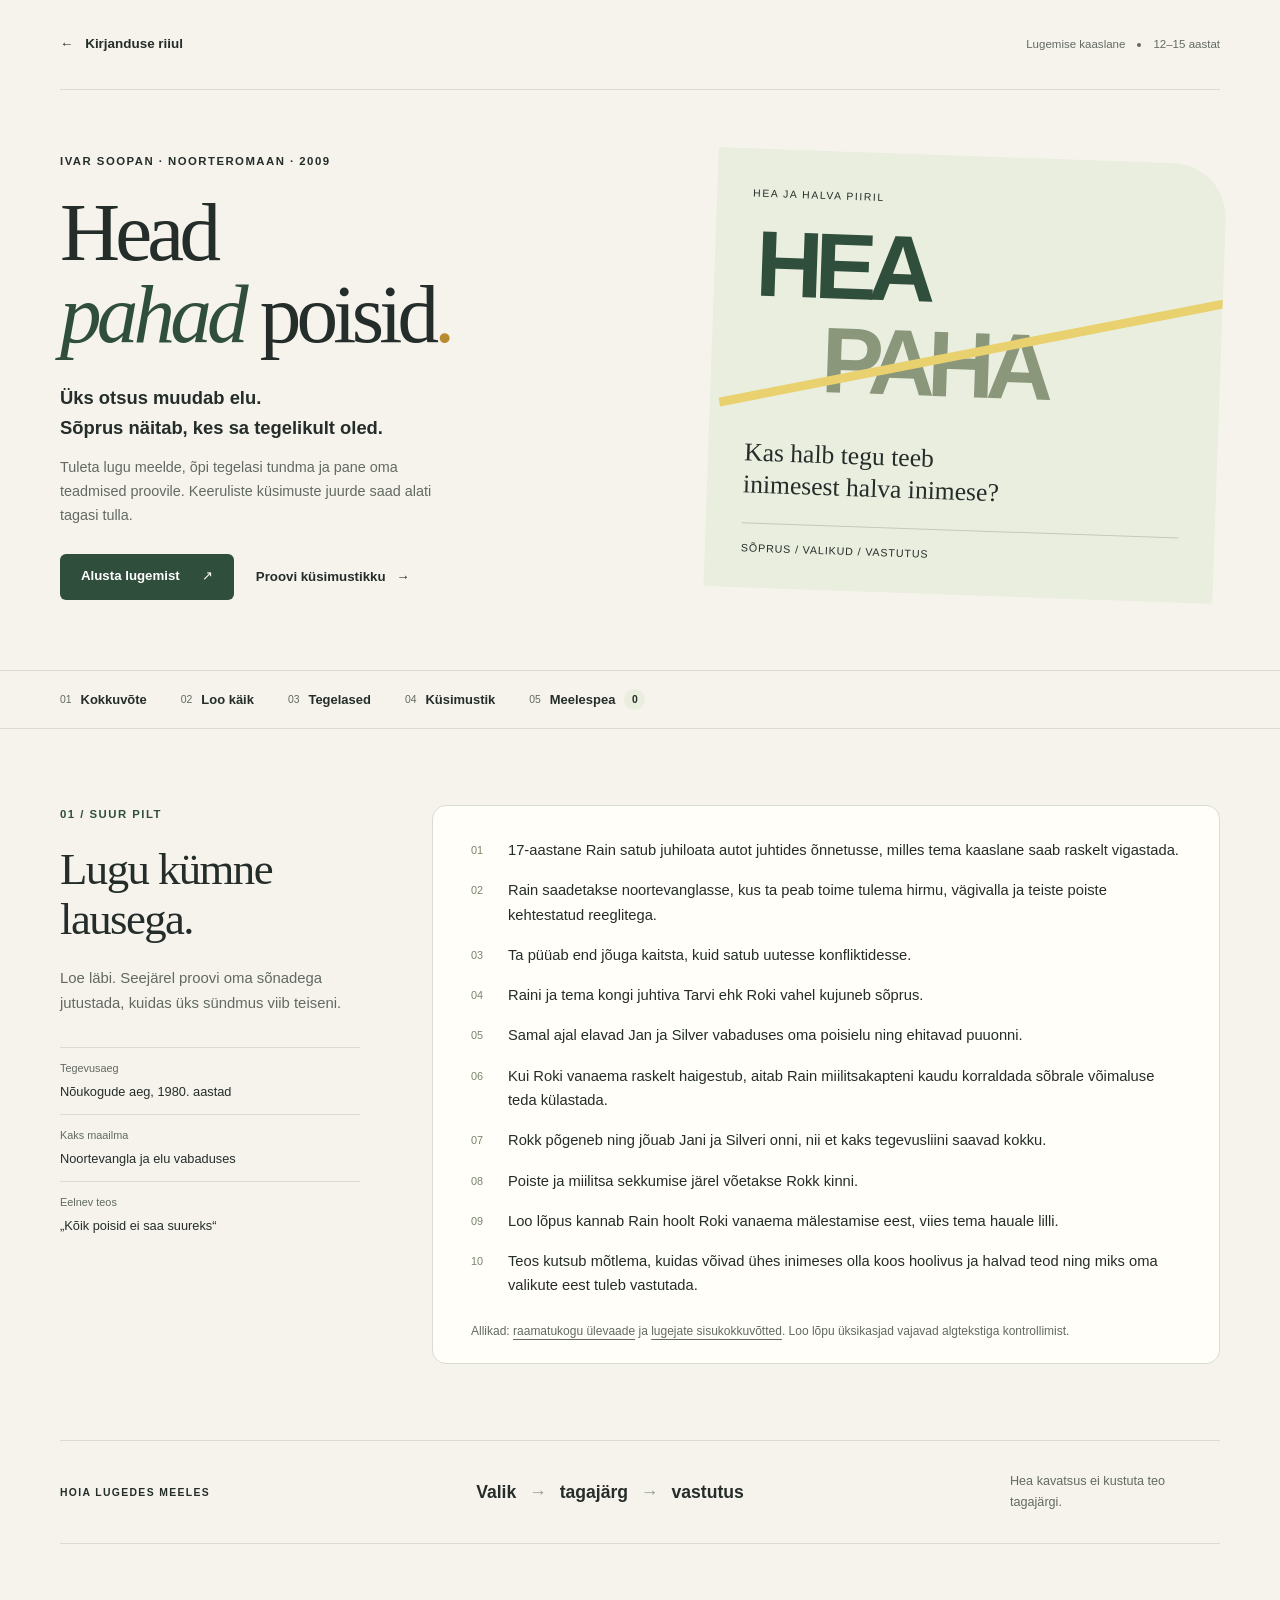
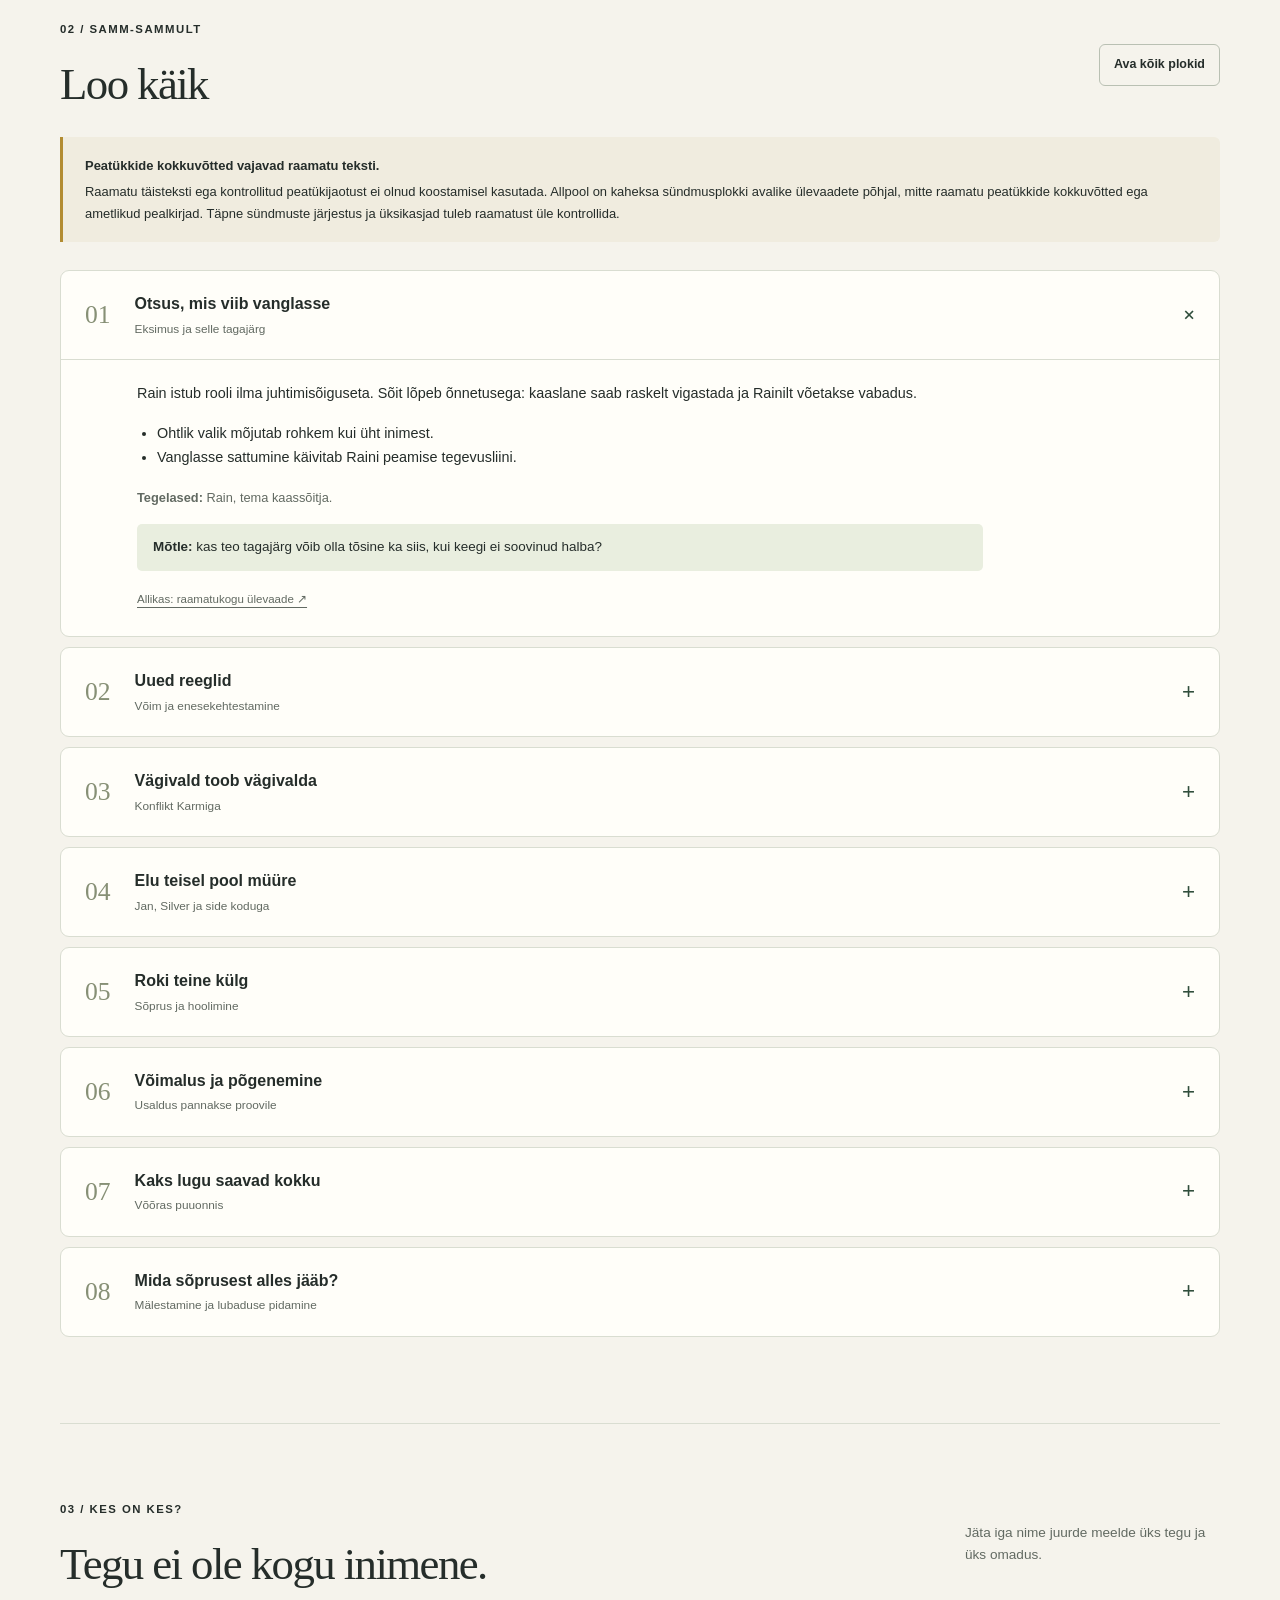
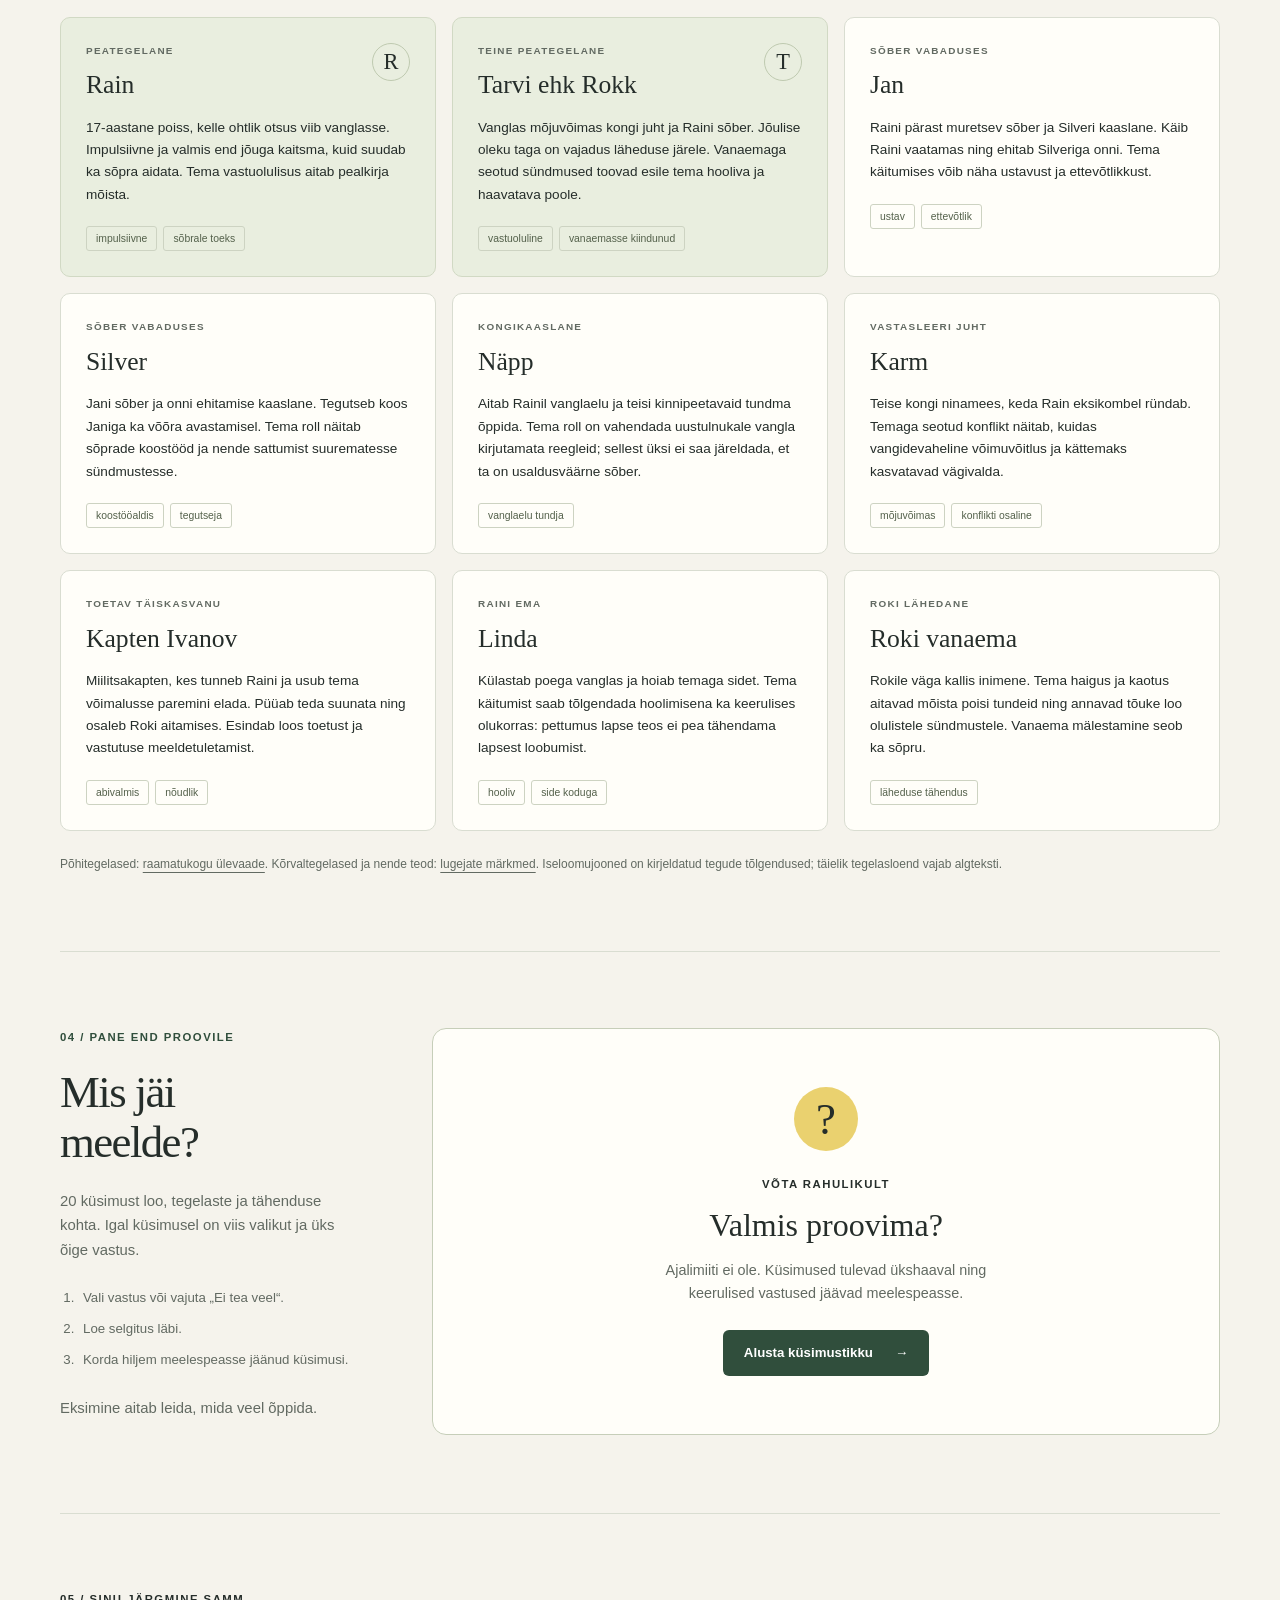
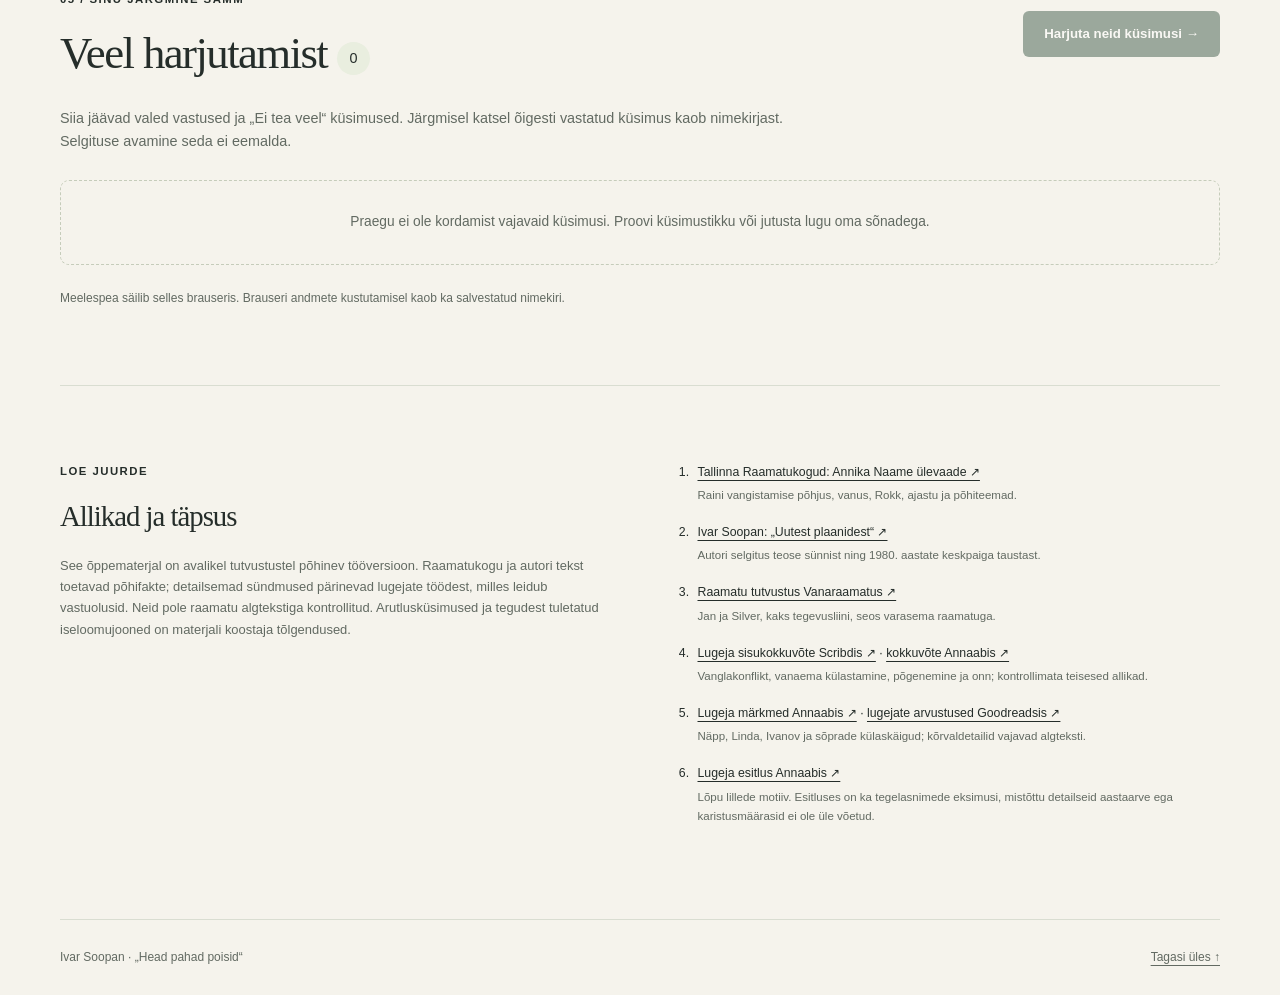
<file: head-pahad-poisid/index.html>
<!DOCTYPE html>
<html lang="et">
<head>
  <meta charset="UTF-8">
  <meta name="viewport" content="width=device-width, initial-scale=1.0">
  <meta name="description" content="Ivar Soopani „Head pahad poisid“: loo ülevaade, tegelased ja 20 küsimusega viktoriin, mis aitab keerulisi küsimusi korrata.">
  <meta name="theme-color" content="#f5f3ec">
  <title>Head pahad poisid · Ivar Soopan · Õppematerjal</title>
  <link rel="icon" href="data:,">
  <style>
:root {
  color-scheme: light;
  --paper: #f5f3ec;
  --card: #fffef9;
  --ink: #252d2a;
  --muted: #626a62;
  --line: #d9ddd1;
  --green: #304e3c;
  --green-light: #e9eedf;
  --yellow: #ead16f;
  --good: #245b37;
  --good-bg: #eaf4e9;
  --bad: #924532;
  --bad-bg: #fbeee8;
  --radius: 14px;
  font-family: -apple-system, BlinkMacSystemFont, "Segoe UI", sans-serif;
  font-synthesis: none;
}

* { box-sizing: border-box; }
html { scroll-behavior: smooth; scroll-padding-top: 95px; }
body { margin: 0; background: var(--paper); color: var(--ink); font-size: 16px; line-height: 1.65; }
[hidden] { display: none !important; }
.js-only { display: none; }
.js .js-only { display: inline-flex; }
.js .quiz-welcome { display: block; }
a { color: inherit; text-underline-offset: 4px; }
a:hover { color: var(--green); }
button, input { font: inherit; }
button { cursor: pointer; }
button:disabled { cursor: default; }
:focus-visible { outline: 3px solid #a26c17; outline-offset: 5px; }
h1, h2, h3, p { margin-top: 0; }
h1, h2 { font-family: Georgia, "Times New Roman", serif; font-weight: 400; }
h2 { font-size: clamp(2rem, 4vw, 2.8rem); letter-spacing: -.035em; line-height: 1.12; margin-bottom: 22px; }
h3 { line-height: 1.35; }
p { margin-bottom: 16px; }
.wrap { width: min(1160px, calc(100% - 80px)); margin-inline: auto; }
.eyebrow { font-size: .71rem; font-weight: 700; letter-spacing: .13em; text-transform: uppercase; margin-bottom: 20px; }
.quiet, .source-caption, .source-link, .section-note { font-size: .85rem; color: var(--muted); }
.skip-link { position: fixed; top: -100px; left: 20px; z-index: 50; padding: 12px; background: var(--card); }
.skip-link:focus { top: 15px; }
.masthead { min-height: 90px; display: flex; justify-content: space-between; gap: 24px; align-items: center; border-bottom: 1px solid var(--line); }
.back-link { text-decoration: none; font-weight: 600; font-size: .84rem; }
.back-link span { margin-right: 8px; }
.masthead-label { display: flex; align-items: center; gap: 12px; color: var(--muted); font-size: .72rem; }
.dot { width: 4px; height: 4px; border-radius: 50%; background: var(--muted); }

/* Raamatu sissejuhatus */
.hero { display: grid; grid-template-columns: 1.15fr 1fr; gap: 65px; padding-block: 62px 70px; align-items: center; }
.hero h1 { font-size: clamp(3.7rem, 6.5vw, 6rem); line-height: .99; letter-spacing: -.058em; margin: 0 0 28px; }
.hero h1 em { font-weight: 400; color: var(--green); }
.title-dot { color: #b88b30; }
.hero-lead { font-size: 1.15rem; font-weight: 550; line-height: 1.6; margin-bottom: 14px; }
.hero-description { max-width: 400px; font-size: .9rem; color: var(--muted); }
.actions { display: flex; flex-wrap: wrap; align-items: center; gap: 22px; margin-top: 26px; }
.button { display: inline-flex; justify-content: center; align-items: center; gap: 22px; min-height: 46px; padding: 11px 20px; border: 1px solid transparent; border-radius: 6px; text-decoration: none; font-size: .83rem; font-weight: 650; line-height: 1.4; transition: background .15s, border-color .15s; }
.button.primary { color: white; background: var(--green); }
.button.primary:hover:not(:disabled) { background: #223d2d; color: white; }
.button.secondary { color: var(--ink); background: transparent; border-color: #b9c0b3; }
.button.secondary:hover:not(:disabled) { background: var(--green-light); }
.button:disabled { opacity: .45; }
.button.small { font-size: .78rem; min-height: 42px; padding: 9px 14px; }
.text-link { font-size: .83rem; font-weight: 600; text-decoration: none; }
.text-link span { margin-left: 7px; }
.hero-art { min-height: 420px; border-radius: 3px 54px 3px 3px; overflow: hidden; position: relative; background: var(--green-light); padding: 30px 36px; transform: rotate(2deg); }
.art-label { font-size: .65rem; text-transform: uppercase; letter-spacing: .15em; }
.word-art { display: grid; margin-block: 12px 8px; font-size: clamp(3rem, 7.3vw, 6.2rem); font-weight: 850; letter-spacing: -.09em; line-height: 1; }
.word-art span:first-child { color: var(--green); transform: translateX(5px); }
.word-art span:last-child { color: #8b977b; transform: translateX(74px); }
.art-line { height: 9px; background: var(--yellow); width: 125%; transform: rotate(-13deg) translate(-16px, -80px); }
.hero-art p { font-family: Georgia, "Times New Roman", serif; font-size: 1.6rem; line-height: 1.25; margin: 16px 0 22px; }
.art-footnote { display: block; border-top: 1px solid #c3ccb5; padding-top: 16px; font-size: .67rem; letter-spacing: .08em; text-transform: uppercase; }

/* Sisukord ja korduv lehestruktuur */
.section-nav { position: sticky; top: 0; z-index: 10; background: rgba(245, 243, 236, .97); border-block: 1px solid var(--line); }
.nav-inner { display: flex; gap: 34px; overflow-x: auto; }
.nav-inner a { display: flex; align-items: center; gap: 9px; padding-block: 18px; flex-shrink: 0; font-size: .81rem; font-weight: 600; text-decoration: none; }
.nav-inner a > span:first-child { font-size: .65rem; color: var(--muted); font-weight: 400; }
.nav-inner a:hover { text-decoration: underline; }
.count-badge { display: inline-grid; place-items: center; min-width: 21px; height: 21px; background: var(--green-light); border-radius: 50%; font-size: .65rem; }
.section { padding-block: 76px; border-bottom: 1px solid var(--line); }
.section-heading { display: flex; align-items: center; justify-content: space-between; gap: 30px; margin-bottom: 28px; }
.section-heading h2 { margin-bottom: 0; }
.section-note { max-width: 255px; margin: 0; }
.section-intro > p:not(.eyebrow) { color: var(--muted); font-size: .93rem; }
.section-intro .eyebrow { color: var(--green); }
.summary-section, .quiz-section { display: grid; grid-template-columns: 300px minmax(0, 1fr); gap: 72px; }
.book-facts { margin: 32px 0 0; font-size: .8rem; }
.book-facts > div { border-top: 1px solid var(--line); padding-block: 12px; }
dt { font-size: .68rem; color: var(--muted); margin-bottom: 3px; }
dd { margin: 0; }
.summary-paper { padding: 32px 38px 22px; background: var(--card); border: 1px solid var(--line); border-radius: var(--radius); }
.summary-list { list-style: none; counter-reset: summary; padding: 0; margin: 0; }
.summary-list li { counter-increment: summary; display: grid; grid-template-columns: 23px 1fr; gap: 14px; margin-bottom: 16px; font-size: .92rem; }
.summary-list li::before { content: counter(summary, decimal-leading-zero); font-size: .68rem; color: #7b856c; padding-top: 4px; font-variant-numeric: tabular-nums; }
.source-caption { font-size: .75rem; margin-top: 24px; margin-bottom: 0; }
.theme-strip { padding: 30px 0; display: flex; align-items: center; gap: 24px; justify-content: space-between; border-bottom: 1px solid var(--line); }
.theme-strip p { margin: 0; }
.theme-strip .eyebrow { font-size: .65rem; }
.theme-strip > p:nth-child(2) { font-size: 1.1rem; }
.theme-strip > p:nth-child(2) span { color: #929c86; padding-inline: 8px; }
.theme-strip > span { font-size: .79rem; color: var(--muted); max-width: 210px; }

/* Sündmuste ja tegelaste kaardid */
.source-notice { padding: 18px 22px; border-left: 3px solid #b28c32; background: #f0ecdf; border-radius: 0 6px 6px 0; font-size: .81rem; margin-bottom: 28px; }
.source-notice p { margin: 5px 0 0; }
.story { background: var(--card); border: 1px solid var(--line); border-radius: 9px; margin-bottom: 10px; overflow: hidden; }
.story summary { display: flex; align-items: center; gap: 24px; cursor: pointer; padding: 20px 24px; list-style: none; font-weight: 650; }
.story summary::-webkit-details-marker, .review-card summary::-webkit-details-marker { display: none; }
.story-number { font-family: Georgia, serif; font-size: 1.6rem; font-weight: 400; color: #879076; }
.story summary small { display: block; font-size: .74rem; font-weight: 400; color: var(--muted); margin-top: 2px; }
.expand-icon { font-size: 1.4rem; font-weight: 400; margin-left: auto; color: var(--green); }
.story[open] .expand-icon { transform: rotate(45deg); }
.story[open] summary { border-bottom: 1px solid var(--line); }
.story-body { padding: 22px 28px 26px 76px; font-size: .9rem; max-width: 950px; }
.story-body ul { padding-left: 20px; margin: 0 0 18px; }
.character-line { font-size: .8rem; color: var(--muted); }
.think { background: var(--green-light); padding: 12px 16px; border-radius: 5px; font-size: .84rem; }
.source-link { font-size: .72rem; }
.character-grid { display: grid; grid-template-columns: repeat(3, minmax(0, 1fr)); gap: 16px; }
.character { padding: 25px; border: 1px solid var(--line); border-radius: 10px; background: var(--card); }
.character.featured { background: var(--green-light); border-color: #d1d9c4; }
.character .eyebrow { margin-bottom: 9px; font-size: .62rem; color: var(--muted); }
.character h3 { margin: 0 0 14px; font-family: Georgia, serif; font-size: 1.6rem; font-weight: 400; }
.character p:not(.eyebrow) { font-size: .85rem; }
.character-initial { float: right; display: grid; place-items: center; width: 38px; height: 38px; font-family: Georgia, serif; font-size: 1.4rem; border: 1px solid #bfcab0; border-radius: 50%; }
.tags { display: flex; flex-wrap: wrap; gap: 6px; margin-top: 20px; }
.tags span { font-size: .65rem; border: 1px solid #cdd3c2; color: #54614b; padding: 3px 9px; border-radius: 3px; }

/* Viktoriin ja brauserisse salvestatav kordamisnimekiri */
.quiz-instructions { font-size: .83rem; padding-left: 18px; color: var(--muted); margin-block: 25px; }
.quiz-instructions li { padding-left: 5px; margin-bottom: 9px; }
.quiz-panel { padding: 34px; border: 1px solid #c6ceb9; border-radius: var(--radius); background: var(--card); align-self: start; min-width: 0; }
.quiz-welcome { text-align: center; padding: 24px 0; }
.quiz-symbol { width: 64px; height: 64px; display: grid; place-items: center; margin: 0 auto 24px; background: var(--yellow); font: 2.8rem Georgia, serif; border-radius: 50%; }
.quiz-welcome h3, .quiz-results h3 { font-family: Georgia, serif; font-size: 2rem; font-weight: 400; margin-bottom: 12px; }
.quiz-welcome p:not(.eyebrow) { font-size: .9rem; color: var(--muted); max-width: 380px; margin: 0 auto 24px; }
.quiz-welcome .eyebrow { margin-bottom: 10px; }
.quiz-meta { display: flex; justify-content: space-between; font-size: .74rem; color: var(--muted); }
progress { display: block; appearance: none; width: 100%; height: 5px; border: none; background: var(--green-light); border-radius: 8px; overflow: hidden; margin: 15px 0 28px; }
progress::-webkit-progress-bar { background: var(--green-light); }
progress::-webkit-progress-value { background: var(--green); }
progress::-moz-progress-bar { background: var(--green); }
#question-topic { color: var(--muted); font-size: .65rem; margin-bottom: 10px; }
#question-text { font-size: 1.2rem; margin-bottom: 22px; }
.answers { display: grid; gap: 9px; }
.answer { display: flex; align-items: center; gap: 12px; border: 1px solid var(--line); border-radius: 6px; padding: 12px; min-height: 50px; background: var(--card); color: var(--ink); text-align: left; font-size: .87rem; line-height: 1.5; }
.answer:not(:disabled):hover { border-color: var(--green); background: #f3f5ed; }
.answer-letter { display: grid; place-items: center; flex: 0 0 26px; height: 26px; border: 1px solid var(--line); border-radius: 4px; color: var(--muted); font-size: .7rem; }
.answer.correct { background: var(--good-bg); border-color: #73a179; color: var(--good); }
.answer.wrong { background: var(--bad-bg); border-color: #bc8775; color: var(--bad); }
.answer-marker { margin-left: auto; font-size: .7rem; font-weight: 650; }
.feedback:empty { display: none; }
.feedback { margin-top: 20px; padding: 15px 17px; border-radius: 6px; font-size: .86rem; background: var(--green-light); }
.feedback strong { display: block; margin-bottom: 5px; }
.feedback p { margin-bottom: 8px; }
.feedback p:last-child { margin-bottom: 0; }
.feedback a { display: inline-block; font-size: .76rem; }
.quiz-actions { display: flex; align-items: center; gap: 15px; flex-wrap: wrap; margin-top: 20px; }
.quiz-actions .quiet { margin-left: auto; font-size: .73rem; }
.result-score { font-family: Georgia, serif; font-size: 3.2rem; color: var(--green); margin-bottom: 10px; }
.quiz-results .actions { gap: 10px; }
.memory-description { max-width: 730px; color: var(--muted); font-size: .9rem; }
.heading-count { display: inline-grid; place-items: center; vertical-align: middle; min-width: 33px; height: 33px; padding-inline: 8px; background: var(--green-light); border-radius: 50%; font: .9rem -apple-system, BlinkMacSystemFont, "Segoe UI", sans-serif; letter-spacing: 0; }
.empty-state { margin: 26px 0 0; padding: 30px; text-align: center; border: 1px dashed #c5ccba; border-radius: 9px; font-size: .86rem; color: var(--muted); }
.review-card { background: var(--card); padding: 19px 23px; margin-top: 12px; border: 1px solid var(--line); border-radius: 8px; }
.review-card summary { cursor: pointer; list-style: none; font-weight: 600; font-size: .9rem; }
.review-card summary::after { content: "Näita selgitust +"; display: block; margin-top: 8px; font-size: .72rem; font-weight: 400; color: var(--muted); }
.review-card[open] summary::after { content: "Peida selgitus −"; }
.review-reason { display: block; text-transform: uppercase; font-size: .59rem; font-weight: 650; letter-spacing: .08em; color: #936033; margin-bottom: 5px; }
.review-explanation { padding-top: 15px; font-size: .83rem; }
.review-explanation p { margin-bottom: 8px; }
.review-explanation a { font-size: .75rem; }
.storage-notice { border-left: 3px solid #b28c32; padding: 12px 16px; background: #f0ecdf; font-size: .8rem; }
.sources-section { display: grid; grid-template-columns: 1fr 1fr; gap: 65px; }
.sources-section h2 { font-size: 1.8rem; }
.sources-section p:not(.eyebrow) { font-size: .81rem; color: var(--muted); }
.source-list { margin: 0; padding-left: 20px; font-size: .77rem; }
.source-list li { padding-left: 5px; margin-bottom: 17px; scroll-margin-top: 95px; }
.source-list span { display: block; color: var(--muted); font-size: .72rem; margin-top: 4px; }
.footer { display: flex; justify-content: space-between; gap: 20px; padding-block: 28px; color: var(--muted); font-size: .75rem; }
.footer p { margin: 0; }

@media (min-width: 1050px) {
  .character.featured { grid-column: span 1; }
}

@media (max-width: 1000px) {
  .hero { gap: 35px; }
  .hero-art { padding: 26px; min-height: 390px; }
  .word-art span:last-child { transform: translateX(40px); }
  .summary-section, .quiz-section { grid-template-columns: 240px minmax(0, 1fr); gap: 36px; }
  .nav-inner { gap: 24px; }
  .theme-strip { flex-wrap: wrap; gap: 15px 30px; }
  .character-grid { grid-template-columns: repeat(2, minmax(0, 1fr)); }
}

@media (max-width: 760px) {
  .wrap { width: calc(100% - 40px); }
  .masthead { min-height: 70px; }
  .masthead-label { font-size: .63rem; gap: 6px; }
  .hero { padding-block: 38px 42px; gap: 32px; grid-template-columns: 1fr; }
  .hero h1 { font-size: clamp(3.7rem, 12vw, 5.5rem); }
  .hero-description { max-width: 480px; }
  .hero-art { min-height: 0; transform: none; padding: 24px; display: grid; grid-template-columns: 1fr 1fr; column-gap: 22px; }
  .art-label { grid-column: 1 / -1; }
  .word-art { font-size: 3.8rem; align-self: center; }
  .word-art span:last-child { transform: translateX(16px); }
  .art-line { display: none; }
  .hero-art p { align-self: center; font-size: 1.3rem; margin: 20px 0; }
  .art-footnote { grid-column: 1 / -1; margin-top: 16px; }
  .nav-inner { width: calc(100% - 24px); gap: 24px; }
  .nav-inner a { padding-block: 15px; }
  .section { padding-block: 48px; }
  .summary-section, .quiz-section, .sources-section { grid-template-columns: 1fr; gap: 28px; }
  .section-intro h2 br { display: none; }
  .book-facts { display: grid; grid-template-columns: repeat(3, 1fr); gap: 15px; margin-top: 24px; }
  .book-facts dd { font-size: .73rem; }
  .section-heading { align-items: flex-start; flex-wrap: wrap; gap: 18px; }
  .section-note { max-width: 100%; }
  .summary-paper { padding: 25px 23px; }
  .summary-list li { gap: 9px; }
  .theme-strip { display: block; }
  .theme-strip .eyebrow { margin-bottom: 10px; }
  .theme-strip > span { display: block; max-width: none; margin-top: 8px; }
  .story summary { padding: 16px; gap: 16px; }
  .story-body { padding: 22px; }
  .quiz-panel { padding: 25px 20px; }
  .quiz-instructions { margin-block: 18px; }
  .quiz-welcome { padding-block: 12px; }
  .memory-section .section-heading { flex-direction: column; }
  .source-notice { padding: 16px; }
}

@media (max-width: 440px) {
  .masthead-label { max-width: 105px; display: block; text-align: right; }
  .masthead-label .dot { display: none; }
  .hero .eyebrow { font-size: .63rem; }
  .hero h1 { font-size: 3.6rem; }
  .hero-art p { font-size: 1.13rem; }
  .word-art { font-size: 3.2rem; }
  .actions { gap: 18px; }
  .hero .actions { align-items: flex-start; flex-direction: column; }
  .character-grid { grid-template-columns: 1fr; }
  .book-facts { grid-template-columns: 1fr; gap: 0; }
  .book-facts > div { display: flex; justify-content: space-between; gap: 18px; }
  .book-facts dd { text-align: right; }
  .story summary { gap: 12px; }
  .story summary > span:nth-child(2) { font-size: .88rem; }
  .answer { padding: 10px; gap: 9px; }
  .answer-marker { font-size: .6rem; }
  .footer { flex-direction: column; gap: 8px; }
}

@media (prefers-reduced-motion: reduce) {
  html { scroll-behavior: auto; }
  *, *::before, *::after { transition: none !important; }
}

@media print {
  body { background: white; font-size: 11pt; }
  .wrap { width: 100%; }
  .masthead, .section-nav, .hero-art, .hero .actions, .skip-link, .button, .quiz-section, .memory-section, .footer, .theme-strip { display: none !important; }
  .hero { display: block; padding: 0; }
  .hero h1 { font-size: 36pt; }
  .hero h1 br { display: none; }
  .hero h1 em::before { content: " "; }
  .hero-description { display: none; }
  .section { padding-block: 24px; }
  .summary-section, .sources-section { display: block; }
  .summary-paper { padding: 20px; }
  .book-facts { display: flex; gap: 30px; margin-bottom: 20px; }
  .character-grid { grid-template-columns: repeat(2, minmax(0, 1fr)); }
  .story, .character, .source-notice { break-inside: avoid; }
  .story::details-content { content-visibility: visible; }
  .story-body { display: block !important; padding-left: 24px; }
  .expand-icon { display: none; }
  .source-link, .source-caption { color: #444; }
  h2, h3, summary { break-after: avoid; }
}
  </style>
</head>
<body>
  <a class="skip-link" href="#sisu">Liigu sisu juurde</a>
  <header class="masthead wrap" id="algus">
    <a class="back-link" href="../index.html"><span aria-hidden="true">←</span> Kirjanduse riiul</a>
    <span class="masthead-label">Lugemise kaaslane <span class="dot" aria-hidden="true"></span> 12–15 aastat</span>
  </header>

  <main id="sisu">
    <section class="hero wrap" aria-labelledby="book-title">
      <div class="hero-copy">
        <p class="eyebrow">Ivar Soopan · noorteromaan · 2009</p>
        <h1 id="book-title">Head<br><em>pahad</em> poisid<span class="title-dot">.</span></h1>
        <p class="hero-lead">Üks otsus muudab elu.<br>Sõprus näitab, kes sa tegelikult oled.</p>
        <p class="hero-description">Tuleta lugu meelde, õpi tegelasi tundma ja pane oma teadmised proovile. Keeruliste küsimuste juurde saad alati tagasi tulla.</p>
        <div class="actions">
          <a class="button primary" href="#kokkuvote">Alusta lugemist <span aria-hidden="true">↗</span></a>
          <a class="text-link" href="#kusimustik">Proovi küsimustikku <span aria-hidden="true">→</span></a>
        </div>
      </div>
      <aside class="hero-art" aria-label="Mõttekoht: kas halb tegu teeb inimesest halva inimese?">
        <span class="art-label">Hea ja halva piiril</span>
        <div class="word-art" aria-hidden="true"><span>HEA</span><span>PAHA</span></div>
        <div class="art-line" aria-hidden="true"></div>
        <p>Kas halb tegu teeb<br>inimesest halva inimese?</p>
        <span class="art-footnote">Sõprus / valikud / vastutus</span>
      </aside>
    </section>

    <nav class="section-nav" aria-label="Õppematerjali osad">
      <div class="wrap nav-inner">
        <a href="#kokkuvote"><span>01</span> Kokkuvõte</a>
        <a href="#peatukid"><span>02</span> Loo käik</a>
        <a href="#tegelased"><span>03</span> Tegelased</a>
        <a href="#kusimustik"><span>04</span> Küsimustik</a>
        <a href="#meelespea"><span>05</span> Meelespea <span class="count-badge" id="nav-review-count">0</span></a>
      </div>
    </nav>

    <div class="wrap content">
      <section class="section summary-section" id="kokkuvote" aria-labelledby="summary-title">
        <div class="section-intro">
          <p class="eyebrow">01 / Suur pilt</p>
          <h2 id="summary-title">Lugu kümne <br>lausega.</h2>
          <p>Loe läbi. Seejärel proovi oma sõnadega jutustada, kuidas üks sündmus viib teiseni.</p>
          <dl class="book-facts">
            <div><dt>Tegevusaeg</dt><dd>Nõukogude aeg, 1980. aastad</dd></div>
            <div><dt>Kaks maailma</dt><dd>Noortevangla ja elu vabaduses</dd></div>
            <div><dt>Eelnev teos</dt><dd>„Kõik poisid ei saa suureks“</dd></div>
          </dl>
        </div>
        <div class="summary-paper">
          <ol class="summary-list">
            <li>17-aastane Rain satub juhiloata autot juhtides õnnetusse, milles tema kaaslane saab raskelt vigastada.</li>
            <li>Rain saadetakse noortevanglasse, kus ta peab toime tulema hirmu, vägivalla ja teiste poiste kehtestatud reeglitega.</li>
            <li>Ta püüab end jõuga kaitsta, kuid satub uutesse konfliktidesse.</li>
            <li>Raini ja tema kongi juhtiva Tarvi ehk Roki vahel kujuneb sõprus.</li>
            <li>Samal ajal elavad Jan ja Silver vabaduses oma poisielu ning ehitavad puuonni.</li>
            <li>Kui Roki vanaema raskelt haigestub, aitab Rain miilitsakapteni kaudu korraldada sõbrale võimaluse teda külastada.</li>
            <li>Rokk põgeneb ning jõuab Jani ja Silveri onni, nii et kaks tegevusliini saavad kokku.</li>
            <li>Poiste ja miilitsa sekkumise järel võetakse Rokk kinni.</li>
            <li>Loo lõpus kannab Rain hoolt Roki vanaema mälestamise eest, viies tema hauale lilli.</li>
            <li>Teos kutsub mõtlema, kuidas võivad ühes inimeses olla koos hoolivus ja halvad teod ning miks oma valikute eest tuleb vastutada.</li>
          </ol>
          <p class="source-caption">Allikad: <a href="#allikas-raamatukogu">raamatukogu ülevaade</a> ja <a href="#allikas-lugejad">lugejate sisukokkuvõtted</a>. Loo lõpu üksikasjad vajavad algtekstiga kontrollimist.</p>
        </div>
      </section>

      <section class="theme-strip" aria-label="Mõtted, mida lugedes jälgida">
        <p class="eyebrow">Hoia lugedes meeles</p>
        <p><strong>Valik</strong> <span aria-hidden="true">→</span> <strong>tagajärg</strong> <span aria-hidden="true">→</span> <strong>vastutus</strong></p>
        <span>Hea kavatsus ei kustuta teo tagajärgi.</span>
      </section>

      <section class="section" id="peatukid" aria-labelledby="story-title">
        <div class="section-heading">
          <div><p class="eyebrow">02 / Samm-sammult</p><h2 id="story-title">Loo käik</h2></div>
          <button class="button secondary small js-only" id="toggle-stories" type="button" aria-controls="story-list">Ava kõik plokid</button>
        </div>
        <div class="source-notice">
          <strong>Peatükkide kokkuvõtted vajavad raamatu teksti.</strong>
          <p>Raamatu täisteksti ega kontrollitud peatükijaotust ei olnud koostamisel kasutada. Allpool on kaheksa sündmusplokki avalike ülevaadete põhjal, mitte raamatu peatükkide kokkuvõtted ega ametlikud pealkirjad. Täpne sündmuste järjestus ja üksikasjad tuleb raamatust üle kontrollida.</p>
        </div>
        <div class="story-list" id="story-list">
          <details class="story" open>
            <summary><span class="story-number">01</span><span>Otsus, mis viib vanglasse<small>Eksimus ja selle tagajärg</small></span><span class="expand-icon" aria-hidden="true">+</span></summary>
            <div class="story-body">
              <p>Rain istub rooli ilma juhtimisõiguseta. Sõit lõpeb õnnetusega: kaaslane saab raskelt vigastada ja Rainilt võetakse vabadus.</p>
              <ul><li>Ohtlik valik mõjutab rohkem kui üht inimest.</li><li>Vanglasse sattumine käivitab Raini peamise tegevusliini.</li></ul>
              <p class="character-line"><strong>Tegelased:</strong> Rain, tema kaassõitja.</p>
              <p class="think"><strong>Mõtle:</strong> kas teo tagajärg võib olla tõsine ka siis, kui keegi ei soovinud halba?</p>
              <a class="source-link" href="#allikas-raamatukogu">Allikas: raamatukogu ülevaade ↗</a>
            </div>
          </details>
          <details class="story">
            <summary><span class="story-number">02</span><span>Uued reeglid<small>Võim ja enesekehtestamine</small></span><span class="expand-icon" aria-hidden="true">+</span></summary>
            <div class="story-body">
              <p>Noortevanglas kohtub Rain Näpu ja kongi juhi Rokiga. Poiste omavahelistes suhetes mängivad suurt rolli jõud ning teistele oma tahte peale surumine.</p>
              <ul><li>Rain peab õppima tundma võõrast keskkonda.</li><li>Enda kaitsmine ja teiste survestamine võivad kergesti segi minna.</li></ul>
              <p class="character-line"><strong>Tegelased:</strong> Rain, Näpp, Rokk, teised kinnipeetavad.</p>
              <p class="think"><strong>Mõtle:</strong> kuidas erinevad austus ja hirm?</p>
              <a class="source-link" href="#allikas-lugejad">Allikas: lugejate sisukokkuvõtted ↗</a>
            </div>
          </details>
          <details class="story">
            <summary><span class="story-number">03</span><span>Vägivald toob vägivalda<small>Konflikt Karmiga</small></span><span class="expand-icon" aria-hidden="true">+</span></summary>
            <div class="story-body">
              <p>Raini kohustus teisele vangile viib uue kakluseni. Ta ründab eksikombel Karmi, teise kongi ninameest, ja langeb hiljem ise kättemaksu ohvriks.</p>
              <ul><li>Rain ajab rünnatava isiku segamini.</li><li>Üks kaklus tekitab järgmise ega anna püsivat turvatunnet.</li></ul>
              <p class="character-line"><strong>Tegelased:</strong> Rain, Karm, teised vangid.</p>
              <p class="think"><strong>Mõtle:</strong> kas kakluse võitmine tähendab ka probleemi lahendamist?</p>
              <a class="source-link" href="#allikas-lugejad">Allikas: lugejate sisukokkuvõtted ↗</a>
            </div>
          </details>
          <details class="story">
            <summary><span class="story-number">04</span><span>Elu teisel pool müüre<small>Jan, Silver ja side koduga</small></span><span class="expand-icon" aria-hidden="true">+</span></summary>
            <div class="story-body">
              <p>Raini vanglaelu kõrval kulgeb Jani ja Silveri lugu. Poisid ehitavad puuonni ning käivad Raini vaatamas; ka ema ja miilitsakapten Ivanov aitavad hoida sidet välismaailmaga.</p>
              <ul><li>Onni ehitamine loob paiga, mis muutub hiljem oluliseks.</li><li>Külastused näitavad, et Rain pole kõigi jaoks lihtsalt vang.</li></ul>
              <p class="character-line"><strong>Tegelased:</strong> Jan, Silver, Rain, Linda, Ivanov.</p>
              <p class="think"><strong>Mõtle:</strong> kuidas saad inimest toetada tema halba tegu õigustamata?</p>
              <a class="source-link" href="#allikas-korvaltegelased">Allikas: lugejate märkmed ja arvustus ↗</a>
            </div>
          </details>
          <details class="story">
            <summary><span class="story-number">05</span><span>Roki teine külg<small>Sõprus ja hoolimine</small></span><span class="expand-icon" aria-hidden="true">+</span></summary>
            <div class="story-body">
              <p>Raini ja Roki suhtes tekib usaldus. Rokk saab teada vanaema raskest haigusest ning tema mure näitab, kui tähtis on talle lähedane inimene.</p>
              <ul><li>Raamatu teises pooles tõuseb Roki saatus rohkem esile.</li><li>Karmi oleku kõrval muutub nähtavaks tema haavatavus.</li></ul>
              <p class="character-line"><strong>Tegelased:</strong> Rokk ehk Tarvi, Rain, Roki vanaema.</p>
              <p class="think"><strong>Mõtle:</strong> milline uus teadmine võib sinu arvamust inimesest muuta?</p>
              <a class="source-link" href="#allikas-lugejad">Allikad: raamatukogu ülevaade ja lugejate kokkuvõtted ↗</a>
            </div>
          </details>
          <details class="story">
            <summary><span class="story-number">06</span><span>Võimalus ja põgenemine<small>Usaldus pannakse proovile</small></span><span class="expand-icon" aria-hidden="true">+</span></summary>
            <div class="story-body">
              <p>Rain palub miilitsakaptenilt abi, et Rokk saaks vanaema haiglas külastada. Võimalus korraldatakse, kuid Rokk põgeneb ega naase ettenähtud ajal.</p>
              <ul><li>Rain kasutab oma tutvust sõbra aitamiseks.</li><li>Roki otsus muudab abistamise olukorra keerulisemaks.</li></ul>
              <p class="character-line"><strong>Tegelased:</strong> Rain, Rokk, vanaema, Ivanov.</p>
              <p class="think"><strong>Mõtle:</strong> miks ei tähenda kellegi mure mõistmine kõigi tema tegudega nõustumist?</p>
              <a class="source-link" href="#allikas-lugejad">Allikas: lugejate sisukokkuvõtted ↗</a>
            </div>
          </details>
          <details class="story">
            <summary><span class="story-number">07</span><span>Kaks lugu saavad kokku<small>Võõras puuonnis</small></span><span class="expand-icon" aria-hidden="true">+</span></summary>
            <div class="story-body">
              <p>Rokk varjub Jani ja Silveri onni. Poisid leiavad võõra ning kutsuvad miilitsa; järgnevate sündmuste käigus tabatakse põgenik.</p>
              <ul><li>Onn seob vabaduses elavate poiste loo vanglalooga.</li><li>Jan ja Silver satuvad sündmustesse, mille tausta nad algul ei tunne.</li></ul>
              <p class="character-line"><strong>Tegelased:</strong> Rokk, Jan, Silver, miilits.</p>
              <p class="think"><strong>Mõtle:</strong> mida teab selles olukorras lugeja rohkem kui Jan ja Silver?</p>
              <a class="source-link" href="#allikas-lugejad">Allikas: lugejate sisukokkuvõtted ↗</a>
            </div>
          </details>
          <details class="story">
            <summary><span class="story-number">08</span><span>Mida sõprusest alles jääb?<small>Mälestamine ja lubaduse pidamine</small></span><span class="expand-icon" aria-hidden="true">+</span></summary>
            <div class="story-body">
              <p>Lugejate kokkuvõttes kirjeldatud lõpus palub Rokk Rainil vanaema hauale lilli viia. Rain täidab palve ning leiab ühel hilisemal korral eest juba värsked lilled.</p>
              <ul><li>Sõbra palve seob Raini Roki ja tema kaotusega.</li><li>Lilli võib tõlgendada hoolimise ja kestva mäletamise märgina.</li></ul>
              <p class="character-line"><strong>Tegelased:</strong> Rain, Rokk, vanaema mälestus.</p>
              <p class="think"><strong>Mõtle:</strong> millise võimaluse jätab värskete lillede leid lugejale oletamiseks?</p>
              <a class="source-link" href="#allikas-lopp">Allikas: lugeja esitlus; lõpu üksikasjad on algtekstiga kontrollimata ↗</a>
            </div>
          </details>
        </div>
      </section>

      <section class="section" id="tegelased" aria-labelledby="characters-title">
        <div class="section-heading"><div><p class="eyebrow">03 / Kes on kes?</p><h2 id="characters-title">Tegu ei ole kogu inimene.</h2></div><p class="section-note">Jäta iga nime juurde meelde üks tegu ja üks omadus.</p></div>
        <div class="character-grid">
          <article class="character featured"><span class="character-initial" aria-hidden="true">R</span><p class="eyebrow">Peategelane</p><h3>Rain</h3><p>17-aastane poiss, kelle ohtlik otsus viib vanglasse. Impulsiivne ja valmis end jõuga kaitsma, kuid suudab ka sõpra aidata. Tema vastuolulisus aitab pealkirja mõista.</p><div class="tags"><span>impulsiivne</span><span>sõbrale toeks</span></div></article>
          <article class="character featured"><span class="character-initial" aria-hidden="true">T</span><p class="eyebrow">Teine peategelane</p><h3>Tarvi ehk Rokk</h3><p>Vanglas mõjuvõimas kongi juht ja Raini sõber. Jõulise oleku taga on vajadus läheduse järele. Vanaemaga seotud sündmused toovad esile tema hooliva ja haavatava poole.</p><div class="tags"><span>vastuoluline</span><span>vanaemasse kiindunud</span></div></article>
          <article class="character"><p class="eyebrow">Sõber vabaduses</p><h3>Jan</h3><p>Raini pärast muretsev sõber ja Silveri kaaslane. Käib Raini vaatamas ning ehitab Silveriga onni. Tema käitumises võib näha ustavust ja ettevõtlikkust.</p><div class="tags"><span>ustav</span><span>ettevõtlik</span></div></article>
          <article class="character"><p class="eyebrow">Sõber vabaduses</p><h3>Silver</h3><p>Jani sõber ja onni ehitamise kaaslane. Tegutseb koos Janiga ka võõra avastamisel. Tema roll näitab sõprade koostööd ja nende sattumist suurematesse sündmustesse.</p><div class="tags"><span>koostööaldis</span><span>tegutseja</span></div></article>
          <article class="character"><p class="eyebrow">Kongikaaslane</p><h3>Näpp</h3><p>Aitab Rainil vanglaelu ja teisi kinnipeetavaid tundma õppida. Tema roll on vahendada uustulnukale vangla kirjutamata reegleid; sellest üksi ei saa järeldada, et ta on usaldusväärne sõber.</p><div class="tags"><span>vanglaelu tundja</span></div></article>
          <article class="character"><p class="eyebrow">Vastasleeri juht</p><h3>Karm</h3><p>Teise kongi ninamees, keda Rain eksikombel ründab. Temaga seotud konflikt näitab, kuidas vangidevaheline võimuvõitlus ja kättemaks kasvatavad vägivalda.</p><div class="tags"><span>mõjuvõimas</span><span>konflikti osaline</span></div></article>
          <article class="character"><p class="eyebrow">Toetav täiskasvanu</p><h3>Kapten Ivanov</h3><p>Miilitsakapten, kes tunneb Raini ja usub tema võimalusse paremini elada. Püüab teda suunata ning osaleb Roki aitamises. Esindab loos toetust ja vastutuse meeldetuletamist.</p><div class="tags"><span>abivalmis</span><span>nõudlik</span></div></article>
          <article class="character"><p class="eyebrow">Raini ema</p><h3>Linda</h3><p>Külastab poega vanglas ja hoiab temaga sidet. Tema käitumist saab tõlgendada hoolimisena ka keerulises olukorras: pettumus lapse teos ei pea tähendama lapsest loobumist.</p><div class="tags"><span>hooliv</span><span>side koduga</span></div></article>
          <article class="character"><p class="eyebrow">Roki lähedane</p><h3>Roki vanaema</h3><p>Rokile väga kallis inimene. Tema haigus ja kaotus aitavad mõista poisi tundeid ning annavad tõuke loo olulistele sündmustele. Vanaema mälestamine seob ka sõpru.</p><div class="tags"><span>läheduse tähendus</span></div></article>
        </div>
        <p class="source-caption">Põhitegelased: <a href="#allikas-raamatukogu">raamatukogu ülevaade</a>. Kõrvaltegelased ja nende teod: <a href="#allikas-korvaltegelased">lugejate märkmed</a>. Iseloomujooned on kirjeldatud tegude tõlgendused; täielik tegelasloend vajab algteksti.</p>
      </section>

      <section class="section quiz-section" id="kusimustik" aria-labelledby="quiz-title">
        <div class="section-intro">
          <p class="eyebrow">04 / Pane end proovile</p>
          <h2 id="quiz-title">Mis jäi <br>meelde?</h2>
          <p>20 küsimust loo, tegelaste ja tähenduse kohta. Igal küsimusel on viis valikut ja üks õige vastus.</p>
          <ol class="quiz-instructions"><li>Vali vastus või vajuta „Ei tea veel“.</li><li>Loe selgitus läbi.</li><li>Korda hiljem meelespeasse jäänud küsimusi.</li></ol>
          <p class="quiet">Eksimine aitab leida, mida veel õppida.</p>
        </div>
        <div class="quiz-panel" id="quiz-panel">
          <noscript><p>Küsimustiku ja meelespea kasutamiseks luba brauseris JavaScript. Ülevaadet ja tegelaste tutvustusi saad lugeda ka ilma selleta.</p></noscript>
          <div class="quiz-welcome js-only" id="quiz-welcome">
            <span class="quiz-symbol" aria-hidden="true">?</span>
            <p class="eyebrow">Võta rahulikult</p>
            <h3>Valmis proovima?</h3>
            <p>Ajalimiiti ei ole. Küsimused tulevad ükshaaval ning keerulised vastused jäävad meelespeasse.</p>
            <button class="button primary" id="start-quiz" type="button">Alusta küsimustikku <span aria-hidden="true">→</span></button>
          </div>
          <div id="quiz-round" hidden>
            <div class="quiz-meta"><span id="quiz-mode">Kõik küsimused</span><span id="question-counter"></span></div>
            <progress id="quiz-progress" value="0" max="20" aria-label="Vastatud küsimused"></progress>
            <p class="eyebrow" id="question-topic"></p>
            <h3 id="question-text" tabindex="-1"></h3>
            <div class="answers" id="answer-list" role="group" aria-labelledby="question-text"></div>
            <div class="feedback" id="quiz-feedback" role="status" aria-live="polite" aria-atomic="true"></div>
            <div class="quiz-actions"><button class="button secondary" id="skip-question" type="button">Ei tea veel</button><button class="button primary" id="next-question" type="button" hidden>Järgmine küsimus →</button><span class="quiet" id="round-score"></span></div>
          </div>
          <div class="quiz-results" id="quiz-results" hidden>
            <p class="eyebrow">Harjutuskord tehtud</p>
            <h3 id="result-title" tabindex="-1">Tubli töö!</h3>
            <p class="result-score" id="result-score"></p>
            <p id="result-description"></p>
            <div class="actions"><button class="button primary" id="repeat-review" type="button">Korda keerulisi</button><button class="button secondary" id="restart-quiz" type="button">Kõik küsimused uuesti</button></div>
          </div>
        </div>
      </section>

      <section class="section memory-section" id="meelespea" aria-labelledby="memory-title">
        <div class="section-heading"><div><p class="eyebrow">05 / Sinu järgmine samm</p><h2 id="memory-title">Veel harjutamist <span class="heading-count" id="review-count">0</span></h2></div><button class="button primary js-only" id="practice-review" type="button" disabled>Harjuta neid küsimusi →</button></div>
        <p class="memory-description">Siia jäävad valed vastused ja „Ei tea veel“ küsimused. Järgmisel katsel õigesti vastatud küsimus kaob nimekirjast. Selgituse avamine seda ei eemalda.</p>
        <p class="storage-notice" id="storage-notice" role="status" hidden></p>
        <div id="review-list"><p class="empty-state">Siin on praegu puhas leht. Küsimustik aitab leida, mida tasub korrata.</p></div>
        <p class="source-caption">Meelespea säilib selles brauseris. Brauseri andmete kustutamisel kaob ka salvestatud nimekiri.</p>
      </section>

      <section class="section sources-section" id="allikad" aria-labelledby="sources-title">
        <div><p class="eyebrow">Loe juurde</p><h2 id="sources-title">Allikad ja täpsus</h2><p>See õppematerjal on avalikel tutvustustel põhinev tööversioon. Raamatukogu ja autori tekst toetavad põhifakte; detailsemad sündmused pärinevad lugejate töödest, milles leidub vastuolusid. Neid pole raamatu algtekstiga kontrollitud. Arutlusküsimused ja tegudest tuletatud iseloomujooned on materjali koostaja tõlgendused.</p></div>
        <ol class="source-list">
          <li id="allikas-raamatukogu"><a href="https://loemind.keskraamatukogu.ee/2025/02/26/ivar-soopan-head-pahad-poisid/">Tallinna Raamatukogud: Annika Naame ülevaade ↗</a><span>Raini vangistamise põhjus, vanus, Rokk, ajastu ja põhiteemad.</span></li>
          <li><a href="https://poisteraamat.wordpress.com/2009/10/05/uutest-plaanidest/">Ivar Soopan: „Uutest plaanidest“ ↗</a><span>Autori selgitus teose sünnist ning 1980. aastate keskpaiga taustast.</span></li>
          <li><a href="https://www.vanaraamat.ee/Ivar_Soopan_Head_pahad_poisid_Hea_Lugu_2017_118561-62.htm">Raamatu tutvustus Vanaraamatus ↗</a><span>Jan ja Silver, kaks tegevusliini, seos varasema raamatuga.</span></li>
          <li id="allikas-lugejad"><a href="https://www.scribd.com/document/787925048/Head-pahad-poisid-kokkuvote">Lugeja sisukokkuvõte Scribdis ↗</a> · <a href="https://annaabi.ee/head-pahad-poisid-kokkvote-m44521.html">kokkuvõte Annaabis ↗</a><span>Vanglakonflikt, vanaema külastamine, põgenemine ja onn; kontrollimata teisesed allikad.</span></li>
          <li id="allikas-korvaltegelased"><a href="https://annaabi.ee/head-pahad-poisid-i-soopan-m163907.html">Lugeja märkmed Annaabis ↗</a> · <a href="https://www.goodreads.com/book/show/36036404-head-pahad-poisid">lugejate arvustused Goodreadsis ↗</a><span>Näpp, Linda, Ivanov ja sõprade külaskäigud; kõrvaldetailid vajavad algteksti.</span></li>
          <li id="allikas-lopp"><a href="https://annaabi.ee/powerpoint-and-head-pahad-poisidand-m128695.html">Lugeja esitlus Annaabis ↗</a><span>Lõpu lillede motiiv. Esitluses on ka tegelasnimede eksimusi, mistõttu detailseid aastaarve ega karistusmäärasid ei ole üle võetud.</span></li>
        </ol>
      </section>
    </div>
  </main>
  <footer class="wrap footer"><p>Ivar Soopan · „Head pahad poisid“</p><a href="#algus">Tagasi üles ↑</a></footer>
  <script>
"use strict";

(() => {
  const questions = [
    {
      id: "autor", topic: "Raamat", question: "Kes kirjutas teose „Head pahad poisid“?",
      answers: ["Jaan Rannap", "Ivar Soopan", "Sass Henno", "Aidi Vallik", "Ilmar Tomusk"], correct: 1,
      explanation: "Autor on Ivar Soopan, kelle loomingusse kuulub ka „Kõik poisid ei saa suureks“.", section: "kokkuvote"
    },
    {
      id: "zanr", topic: "Raamat", question: "Milline määratlus sobib selle teosega kõige paremini?",
      answers: ["Autori reisipäevik", "Ajalooline elulugu", "Realistlik noorteromaan", "Muinasjutt", "Dokumentaalne vanglaõpik"], correct: 2,
      explanation: "See on noorteromaan. Autor kasutab elulist ainest, kuid tegelased ja nende saatused moodustavad ilukirjandusliku loo.", section: "allikad"
    },
    {
      id: "rain-vanus", topic: "Tegelased", question: "Kui vana on Rain loo alguses?",
      answers: ["13-aastane", "15-aastane", "16-aastane", "17-aastane", "19-aastane"], correct: 3,
      explanation: "Rain on 17-aastane. Ta on veel noor, kuid tema otsustel on väga tõsised tagajärjed.", section: "tegelased"
    },
    {
      id: "vangistuse-pohjus", topic: "Sündmused", question: "Milline tegu viib Raini noortevanglasse?",
      answers: ["Ta süütab võõra hoone.", "Ta aitab sõbral vanglast põgeneda.", "Ta röövib kauplust.", "Ta vigastab koolis õpetajat.", "Ta põhjustab juhiloata sõites raske autoõnnetuse."], correct: 4,
      explanation: "Raini vangistamise põhjus on juhiloata tehtud sõit ja avarii, milles kaaslane raskelt vigastada saab. Roki aitamine toimub hiljem.", section: "kokkuvote"
    },
    {
      id: "ajastu", topic: "Tegevuspaik ja aeg", question: "Millisesse aega paigutub raamatu tegevus?",
      answers: ["Nõukogude aega", "Eesti Vabadussõja aega", "Tänapäeva", "Eesti esimesse iseseisvusaega", "Teise maailmasõja aega"], correct: 0,
      explanation: "Tegevus toimub Nõukogude Eestis. Autor seostab teose tausta oma kodukandi eluga 1980. aastate keskpaigas.", section: "allikad"
    },
    {
      id: "roki-nimi", topic: "Tegelased", question: "Mis on Roki pärisnimi?",
      answers: ["Oliver", "Tarvi", "Silver", "Ants", "Rain"], correct: 1,
      explanation: "Rokk on Tarvi hüüdnimi. Rain ja Tarvi ehk Rokk on raamatu kaks keskset tegelast.", section: "tegelased"
    },
    {
      id: "eelnev-raamat", topic: "Raamat", question: "Millises varasemas Soopani teoses kohtab samu poisse?",
      answers: ["„Õhulossivanaisa“", "„Teraspoiss“", "„Kõik poisid ei saa suureks“", "„Kuidas elad, Ann?“", "„Viimane Valgesulg“"], correct: 2,
      explanation: "„Head pahad poisid“ jätkab poiste lugusid teosest „Kõik poisid ei saa suureks“.", section: "kokkuvote"
    },
    {
      id: "vabaduse-sobrad", topic: "Tegelased", question: "Milline paar kannab vabaduses elavate poiste tegevusliini?",
      answers: ["Rain ja Rokk", "Rokk ja Karm", "Näpp ja Rain", "Jan ja Silver", "Ivanov ja Karm"], correct: 3,
      explanation: "Jan ja Silver tegutsevad väljaspool vanglat. Nende kaudu näeme teistsugust igapäevaelu kui Raini loos.", section: "tegelased"
    },
    {
      id: "kaks-maailma", topic: "Loo ülesehitus", question: "Millised kaks maailma teoses põimuvad?",
      answers: ["Maaelu ja kosmosereis", "Teater ja filmivõtted", "Sport ja poliitika", "Koolielu ja sõjarinne", "Noortevangla ning poiste elu vabaduses"], correct: 4,
      explanation: "Raini ja Roki vanglaloo kõrval kulgeb Jani ja Silveri lugu. Hiljem saavad need tegevusliinid kokku.", section: "peatukid"
    },
    {
      id: "vangla-suhted", topic: "Teemad", question: "Mis teeb Raini elu vanglas keeruliseks peale vabaduse kaotuse?",
      answers: ["Vangidevaheline vägivald ja võimuvõitlus.", "Sõprade huvi tema käekäigu vastu.", "Võimalus teistega rääkida.", "See, et vanglas ei ole teisi noori.", "Ema soov teda külastada."], correct: 0,
      explanation: "Rain peab toime tulema teiste kinnipeetavate surve ja konfliktidega. Sõprade ning ema toetus võib seevastu aidata.", section: "peatukid"
    },
    {
      id: "vanaema", topic: "Tegelased", question: "Kelle raske haigus toob esile Roki hooliva ja haavatava poole?",
      answers: ["Jani ema", "Roki vanaema", "Raini õpetaja", "Silveri vend", "Kapten Ivanov"], correct: 1,
      explanation: "Rokile on vanaema väga kallis. Tema pärast muretsemine näitab, et karmi oleku taga on tugevad tunded.", section: "tegelased"
    },
    {
      id: "rain-aitab", topic: "Sündmused", question: "Kuidas püüab Rain aidata Rokil vanaema külastada?",
      answers: ["Ta varastab kongi võtme.", "Ta palub Janil vanglamüüri lõhkuda.", "Ta pöördub abi saamiseks miilitsakapteni poole.", "Ta vahetab Rokiga salaja riided.", "Ta ehitab koos Silveriga tunneli."], correct: 2,
      explanation: "Rain kasutab oma tutvust miilitsakapteniga, et sõbrale kohtumine korraldada. Lugejate kokkuvõtted kirjeldavad sellele järgnevat Roki põgenemist.", section: "peatukid"
    },
    {
      id: "onni-roll", topic: "Loo ülesehitus", question: "Miks on Jani ja Silveri onn loo ülesehituses oluline?",
      answers: ["Selles algab Raini autoõnnetus.", "See on Ivanovi töökoht.", "See on poiste koolimaja.", "Sinna varjub Rokk ning poiste tegevusliinid kohtuvad.", "Seal asub Roki vanaema haiglatuba."], correct: 3,
      explanation: "Onn seob kaks seni eraldi kulgenud lugu: Jani ja Silveri ettevõtmise ning Roki põgenemise.", section: "peatukid"
    },
    {
      id: "ivanovi-roll", topic: "Tegelased", question: "Milline kirjeldus sobib kapten Ivanovile?",
      answers: ["Raini kongikaaslane, kes juhib vangide rühma.", "Jani eakaaslane ja onni ehitaja.", "Roki vend, kes elab temaga vanglas.", "Inimene, kes julgustab Raini uuesti seadust rikkuma.", "Täiskasvanu, kes püüab Raini aidata ja suunata."], correct: 4,
      explanation: "Ivanov on miilitsakapten. Ta näeb Rainis võimalust muutuda ning tema toetus käib koos vastutuse meeldetuletamisega.", section: "tegelased"
    },
    {
      id: "pealkiri", topic: "Tõlgendamine", question: "Milline mõte selgitab pealkirja „Head pahad poisid“ kõige paremini?",
      answers: ["Halbu tegusid teinud inimeses võib olla ka hoolivust.", "Vanglasse sattumine tõestab, et inimene on alati halb.", "Hea sõber peab kõik sõbra teod heaks kiitma.", "Kui kavatsus oli hea, puuduvad teol tagajärjed.", "Poisid jagunevad loos muutumatult headeks ja halbadeks."], correct: 0,
      explanation: "Pealkirja vastuolu kutsub märkama inimese eri külgi. Hoolivus ei muuda halba tegu heaks, kuid üks tegu ei kirjelda kogu inimest.", section: "kokkuvote"
    },
    {
      id: "empaatia", topic: "Tõlgendamine", question: "Kuidas saab Roki muret mõista tema põgenemist õigustamata?",
      answers: ["Tuleb otsustada, et põgenemisel pole tähtsust.", "Saab tunnistada tema valu ja arutada eraldi tema teo tagajärgi.", "Tuleb väita, et vanaema ei olnud talle oluline.", "Saab panna kogu vastutuse Rainile.", "Tuleb eeldada, et kõik vangid tunnevad täpselt samamoodi."], correct: 1,
      explanation: "Inimese tundeid võib mõista ning tema tegusid siiski kriitiliselt hinnata. See eristus aitab vältida liiga lihtsaid hinnanguid.", section: "peatukid"
    },
    {
      id: "soprus", topic: "Teemad", question: "Milline tegu näitab Raini hoolimist sõbrast?",
      answers: ["Juhtimisõiguseta rooli istumine.", "Karmiga konflikti sattumine.", "Rokile vanaema külastamise võimaluse otsimine.", "Teiste kinnipeetavate kartmine.", "Vanglareeglite tundmaõppimine."], correct: 2,
      explanation: "Sõbra mure tõsiselt võtmine ja abi otsimine väljendavad hoolimist. See annab Rainist mitmekülgsema pildi kui ainult tema varasem eksimus.", section: "peatukid"
    },
    {
      id: "vastutus", topic: "Tõlgendamine", question: "Miks ei saa Raini autoõnnetust pidada lihtsalt süütuks seikluseks?",
      answers: ["Sest kõik seiklused on alati kuriteod.", "Sest Rain ei tohi kunagi sõpradega aega veeta.", "Sest raamatu tegelased peavad alati olema täiuslikud.", "Sest tema valik põhjustab teisele inimesele raske vigastuse.", "Sest õnnetuse põhjused pole kunagi olulised."], correct: 3,
      explanation: "Teo tagajärg puudutab ka kaaslast, kes raskelt viga saab. Loo juures tasub mõelda nii Raini elumuutusele kui ka tekitatud kahjule.", section: "kokkuvote"
    },
    {
      id: "iseloomustus", topic: "Tõlgendamine", question: "Milline iseloomustus on kõige paremini põhjendatud?",
      answers: ["Rain on alati hea, sest ta on peategelane.", "Rokk ei tunne midagi, sest tal on karm hüüdnimi.", "Jan ei hooli Rainist, sest ta elab vabaduses.", "Ivanov on halb, sest ta esindab korravõimu.", "Rainis on hoolivust, sest ta otsib sõbra murele lahendust."], correct: 4,
      explanation: "Hea iseloomustus seob omaduse konkreetse teoga. Nimi, amet või peategelase roll ei tõesta üksinda inimese iseloomu.", section: "tegelased"
    },
    {
      id: "jouvsprobleem", topic: "Teemad", question: "Mida aitab Raini vanglalugu mõista jõuga enesekehtestamise kohta?",
      answers: ["Ühes konfliktis pealejäämine ei pruugi lõpetada järgmisi konflikte.", "Iga kaklus parandab automaatselt suhteid.", "Tugevaim inimene on alati kõige õiglasem.", "Hirm ja usaldus tähendavad sama asja.", "Teiste mõistmiseks piisab nende hüüdnimedest."], correct: 0,
      explanation: "Vägivallale võib järgneda kättemaks. Enda kehtestamine, turvalisus ja teiste usaldus ei ole üks ja sama asi.", section: "peatukid"
    }
  ];

  const storageKey = "head-pahad-poisid:review:v1";
  const questionById = new Map(questions.map((question) => [question.id, question]));
  const byId = (id) => document.getElementById(id);
  const ui = {
    welcome: byId("quiz-welcome"), round: byId("quiz-round"), results: byId("quiz-results"),
    question: byId("question-text"), topic: byId("question-topic"), answers: byId("answer-list"),
    counter: byId("question-counter"), progress: byId("quiz-progress"), mode: byId("quiz-mode"),
    feedback: byId("quiz-feedback"), skip: byId("skip-question"), next: byId("next-question"),
    score: byId("round-score"), reviewList: byId("review-list"), practice: byId("practice-review"),
    repeatReview: byId("repeat-review"), storageNotice: byId("storage-notice")
  };
  let review = readReview();
  let round = [];
  let currentIndex = 0;
  let correctCount = 0;
  let answered = false;

  function storageWarning(message) {
    ui.storageNotice.textContent = message;
    ui.storageNotice.hidden = false;
  }

  function readReview() {
    try {
      const raw = localStorage.getItem(storageKey);
      if (raw === null) return new Map();
      const data = JSON.parse(raw);
      if (data?.version !== 1 || !Array.isArray(data.items)) throw new Error("Invalid review data");
      return new Map(data.items
        .filter((item) => item && questionById.has(item.id) && ["wrong", "unknown"].includes(item.reason))
        .map((item) => [item.id, item.reason]));
    } catch {
      storageWarning("Varasemat meelespead ei saanud lugeda. Saad harjutada ja uut nimekirja koguda; selle säilimine sõltub brauseri salvestusvõimalusest.");
      return new Map();
    }
  }

  function saveReview() {
    try {
      localStorage.setItem(storageKey, JSON.stringify({
        version: 1,
        items: Array.from(review, ([id, reason]) => ({ id, reason }))
      }));
      ui.storageNotice.hidden = true;
    } catch {
      storageWarning("Brauser ei luba meelespead salvestada. Nimekiri töötab praegu, kuid pärast lehe sulgemist või värskendamist ei pruugi muudatused säilida.");
    }
  }

  function shuffle(items) {
    const result = [...items];
    for (let index = result.length - 1; index > 0; index -= 1) {
      const other = Math.floor(Math.random() * (index + 1));
      [result[index], result[other]] = [result[other], result[index]];
    }
    return result;
  }

  function element(tag, className, text) {
    const node = document.createElement(tag);
    if (className) node.className = className;
    if (text !== undefined) node.textContent = text;
    return node;
  }

  function readingLink(question) {
    const link = element("a", "", "Loe vastav osa uuesti →");
    link.href = `#${question.section}`;
    return link;
  }

  function focusHeading(node) {
    node.focus({ preventScroll: true });
    const reducedMotion = window.matchMedia("(prefers-reduced-motion: reduce)").matches;
    byId("quiz-panel").scrollIntoView({ behavior: reducedMotion ? "instant" : "smooth", block: "start" });
  }

  function startRound(reviewOnly = false) {
    const selected = reviewOnly ? questions.filter((question) => review.has(question.id)) : questions;
    if (!selected.length) return;
    round = shuffle(selected);
    currentIndex = 0;
    correctCount = 0;
    ui.welcome.hidden = true;
    ui.results.hidden = true;
    ui.round.hidden = false;
    ui.mode.textContent = reviewOnly ? "Meelespea kordamine" : "Kõik küsimused";
    ui.progress.max = round.length;
    showQuestion();
  }

  function showQuestion() {
    answered = false;
    const question = round[currentIndex];
    ui.question.textContent = question.question;
    ui.topic.textContent = question.topic;
    ui.counter.textContent = `${currentIndex + 1} / ${round.length}`;
    ui.progress.value = currentIndex;
    ui.score.textContent = `${correctCount} õiget`;
    ui.feedback.replaceChildren();
    ui.answers.replaceChildren();
    ui.next.hidden = true;
    ui.skip.hidden = false;
    ui.next.textContent = currentIndex === round.length - 1 ? "Vaata tulemust →" : "Järgmine küsimus →";

    const options = shuffle(question.answers.map((text, index) => ({ text, index })));
    options.forEach((option, position) => {
      const button = element("button", "answer");
      button.type = "button";
      button.dataset.answerIndex = String(option.index);
      const letter = element("span", "answer-letter", "ABCDE"[position]);
      letter.setAttribute("aria-hidden", "true");
      button.append(letter, element("span", "answer-text", option.text));
      button.addEventListener("click", () => answerQuestion(option.index));
      ui.answers.append(button);
    });
    focusHeading(ui.question);
  }

  function answerQuestion(selectedIndex) {
    if (answered || !round.length) return;
    answered = true;
    const question = round[currentIndex];
    const isCorrect = selectedIndex === question.correct;
    const skipped = selectedIndex === null;
    if (isCorrect) {
      correctCount += 1;
      review.delete(question.id);
    } else {
      review.set(question.id, skipped ? "unknown" : "wrong");
    }

    for (const button of ui.answers.children) {
      const index = Number(button.dataset.answerIndex);
      button.disabled = true;
      if (index === question.correct) {
        button.classList.add("correct");
        button.append(element("span", "answer-marker", "✓ Õige"));
      } else if (index === selectedIndex) {
        button.classList.add("wrong");
        button.append(element("span", "answer-marker", "× Sinu vastus"));
      }
    }

    const title = isCorrect ? "Õige!" : skipped ? "Õpime selle koos selgeks." : "Seekord läks teisiti.";
    const feedback = [element("strong", "", title)];
    if (!isCorrect) feedback.push(element("p", "", `Õige vastus: ${question.answers[question.correct]}`));
    feedback.push(element("p", "", question.explanation));
    feedback.push(element("p", "", isCorrect ? "See küsimus ei vaja praegu kordamist." : "Küsimus lisati sinu meelespeasse."));
    feedback.push(readingLink(question));
    ui.feedback.replaceChildren(...feedback);
    ui.progress.value = currentIndex + 1;
    ui.score.textContent = `${correctCount} õiget`;
    ui.skip.hidden = true;
    ui.next.hidden = false;
    saveReview();
    renderReview();
    ui.next.focus({ preventScroll: true });
  }

  function showResults() {
    ui.round.hidden = true;
    ui.results.hidden = false;
    const missed = round.length - correctCount;
    byId("result-title").textContent = missed === 0 ? "Kõik vastused õiged!" : "Üks samm selgemaks.";
    byId("result-score").textContent = `${correctCount} / ${round.length} õiget`;
    byId("result-description").textContent = missed === 0
      ? "Selles harjutuskorras vastasid kõigile küsimustele õigesti."
      : `Selles harjutuskorras jäi kordamiseks ${missed} küsimust. Loe selgitused läbi ja proovi neid uuesti.`;
    ui.repeatReview.disabled = review.size === 0;
    ui.repeatReview.textContent = `Korda meelespead (${review.size})`;
    focusHeading(byId("result-title"));
  }

  function renderReview() {
    byId("review-count").textContent = String(review.size);
    byId("nav-review-count").textContent = String(review.size);
    ui.practice.disabled = review.size === 0;
    ui.repeatReview.disabled = review.size === 0;
    ui.reviewList.replaceChildren();
    if (review.size === 0) {
      ui.reviewList.append(element("p", "empty-state", "Praegu ei ole kordamist vajavaid küsimusi. Proovi küsimustikku või jutusta lugu oma sõnadega."));
      return;
    }
    for (const [id, reason] of review) {
      const question = questionById.get(id);
      const card = element("details", "review-card");
      const summary = element("summary");
      summary.append(element("span", "review-reason", reason === "unknown" ? "Märkisid: ei tea veel" : "Eelmisel katsel vale vastus"));
      summary.append(element("span", "", question.question));
      const explanation = element("div", "review-explanation");
      explanation.append(element("p", "", `Õige vastus: ${question.answers[question.correct]}`));
      explanation.append(element("p", "", question.explanation), readingLink(question));
      card.append(summary, explanation);
      ui.reviewList.append(card);
    }
  }

  const stories = Array.from(document.querySelectorAll(".story"));
  const toggleStories = byId("toggle-stories");
  function updateStoryToggle() {
    toggleStories.textContent = stories.every((story) => story.open) ? "Sulge kõik plokid" : "Ava kõik plokid";
  }
  toggleStories.addEventListener("click", () => {
    const open = !stories.every((story) => story.open);
    stories.forEach((story) => { story.open = open; });
    updateStoryToggle();
  });
  stories.forEach((story) => story.addEventListener("toggle", updateStoryToggle));

  // Prindis kuvatakse kõik sündmusplokid; pärast taastame lugeja valiku.
  let beforePrintState = null;
  window.addEventListener("beforeprint", () => {
    if (beforePrintState !== null) return;
    beforePrintState = stories.map((story) => story.open);
    stories.forEach((story) => { story.open = true; });
  });
  window.addEventListener("afterprint", () => {
    if (beforePrintState === null) return;
    stories.forEach((story, index) => { story.open = beforePrintState[index]; });
    beforePrintState = null;
    updateStoryToggle();
  });

  byId("start-quiz").addEventListener("click", () => startRound());
  byId("restart-quiz").addEventListener("click", () => startRound());
  ui.practice.addEventListener("click", () => startRound(true));
  ui.repeatReview.addEventListener("click", () => startRound(true));
  ui.skip.addEventListener("click", () => answerQuestion(null));
  ui.next.addEventListener("click", () => {
    if (!answered) return;
    currentIndex += 1;
    if (currentIndex < round.length) showQuestion();
    else showResults();
  });

  renderReview();
  document.documentElement.classList.add("js");
})();
  </script>
</body>
</html>
</file>
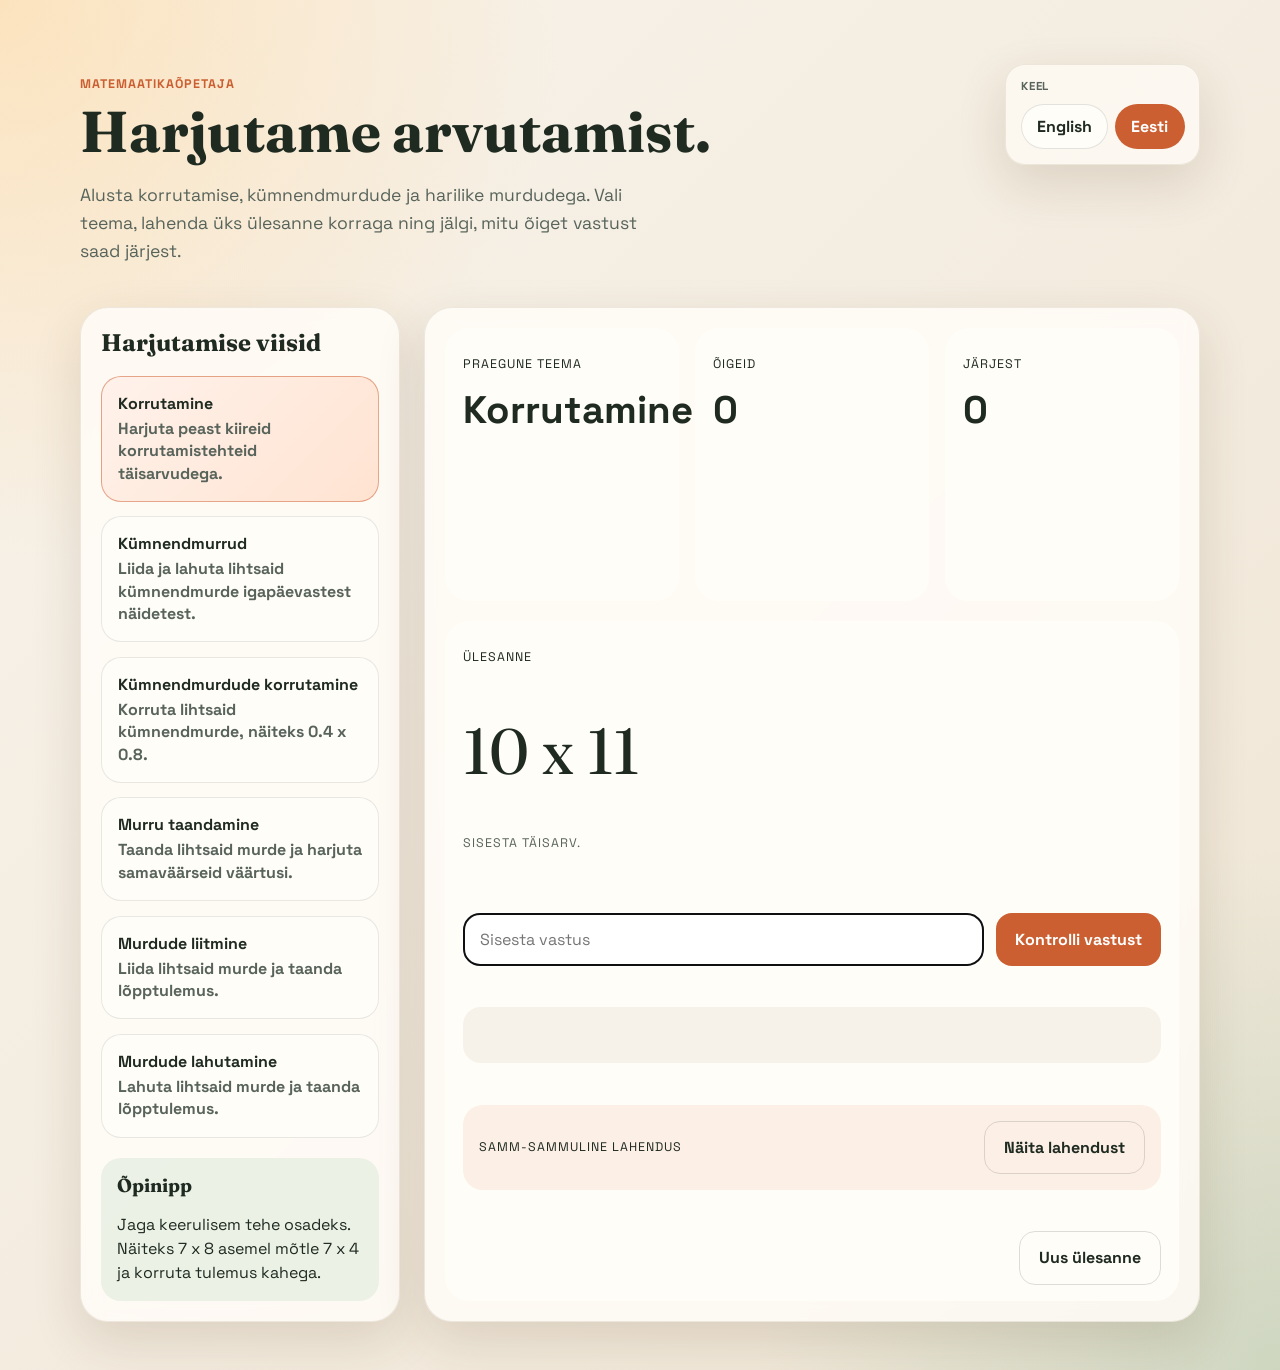
<file: math-tutor/index.html>
<!DOCTYPE html>
<html lang="en">
<head>
  <meta charset="UTF-8">
  <meta name="viewport" content="width=device-width, initial-scale=1.0">
  <title>Math Tutor</title>
  <link rel="preconnect" href="https://fonts.googleapis.com">
  <link rel="preconnect" href="https://fonts.gstatic.com" crossorigin>
  <link href="https://fonts.googleapis.com/css2?family=Space+Grotesk:wght@400;500;700&family=Fraunces:opsz,wght@9..144,600;9..144,700&display=swap" rel="stylesheet">
  <link rel="stylesheet" href="styles.css">
</head>
<body>
  <main class="app-shell">
    <section class="hero">
      <div class="hero-topbar">
        <div>
          <p class="eyebrow" id="hero-eyebrow">Math Tutor</p>
          <h1 id="hero-title">Build confidence with short daily practice.</h1>
        </div>

        <div class="language-picker" aria-label="Language picker">
          <span class="language-label" id="language-picker-label">Language</span>
          <div class="language-options" id="language-options" role="group" aria-labelledby="language-picker-label"></div>
        </div>
      </div>

      <p class="intro" id="hero-intro">
        Start with multiplication, decimals, and fractions. Pick a skill, solve one question at a time,
        and track how many you get right in a row.
      </p>
    </section>

    <section class="workspace">
      <aside class="topic-panel">
        <h2 id="practice-modes-title">Practice Modes</h2>
        <div class="topic-list" id="topic-list" role="tablist" aria-label="Math topics"></div>
        <div class="tips-card">
          <h3 id="learning-tip-title">Learning Tip</h3>
          <p id="topic-tip"></p>
        </div>
        <div class="lesson-card" id="lesson-card" hidden>
          <h3 id="lesson-title">Step By Step</h3>
          <p id="lesson-example"></p>
          <ol id="lesson-steps"></ol>
        </div>
      </aside>

      <section class="practice-panel">
        <div class="status-bar">
          <div>
            <p class="label" id="current-skill-label">Current Skill</p>
            <p class="value" id="current-topic"></p>
          </div>
          <div>
            <p class="label" id="correct-label">Correct</p>
            <p class="value" id="correct-count">0</p>
          </div>
          <div>
            <p class="label" id="streak-label">Streak</p>
            <p class="value" id="streak-count">0</p>
          </div>
        </div>

        <div class="problem-card">
          <p class="label" id="question-label">Question</p>
          <div class="question-text" id="question-text"></div>
          <p class="hint" id="question-hint"></p>

          <form id="answer-form" class="answer-form">
            <label class="sr-only" for="answer-input" id="answer-input-label">Your answer</label>
            <input id="answer-input" name="answer" type="text" autocomplete="off" placeholder="Type your answer">
            <button type="submit" id="check-answer-button">Check Answer</button>
          </form>

          <div class="feedback" id="feedback" aria-live="polite"></div>

          <div class="solution-card" id="solution-card" hidden>
            <div class="solution-header">
              <p class="label" id="solution-title">Step By Step Solution</p>
              <button type="button" class="secondary" id="toggle-solution-button">Show Solution</button>
            </div>
            <ol id="solution-steps"></ol>
          </div>

          <div class="actions">
            <button type="button" class="secondary" id="skip-button">New Question</button>
          </div>
        </div>
      </section>
    </section>
  </main>

  <script src="app.js"></script>
</body>
</html>
</file>
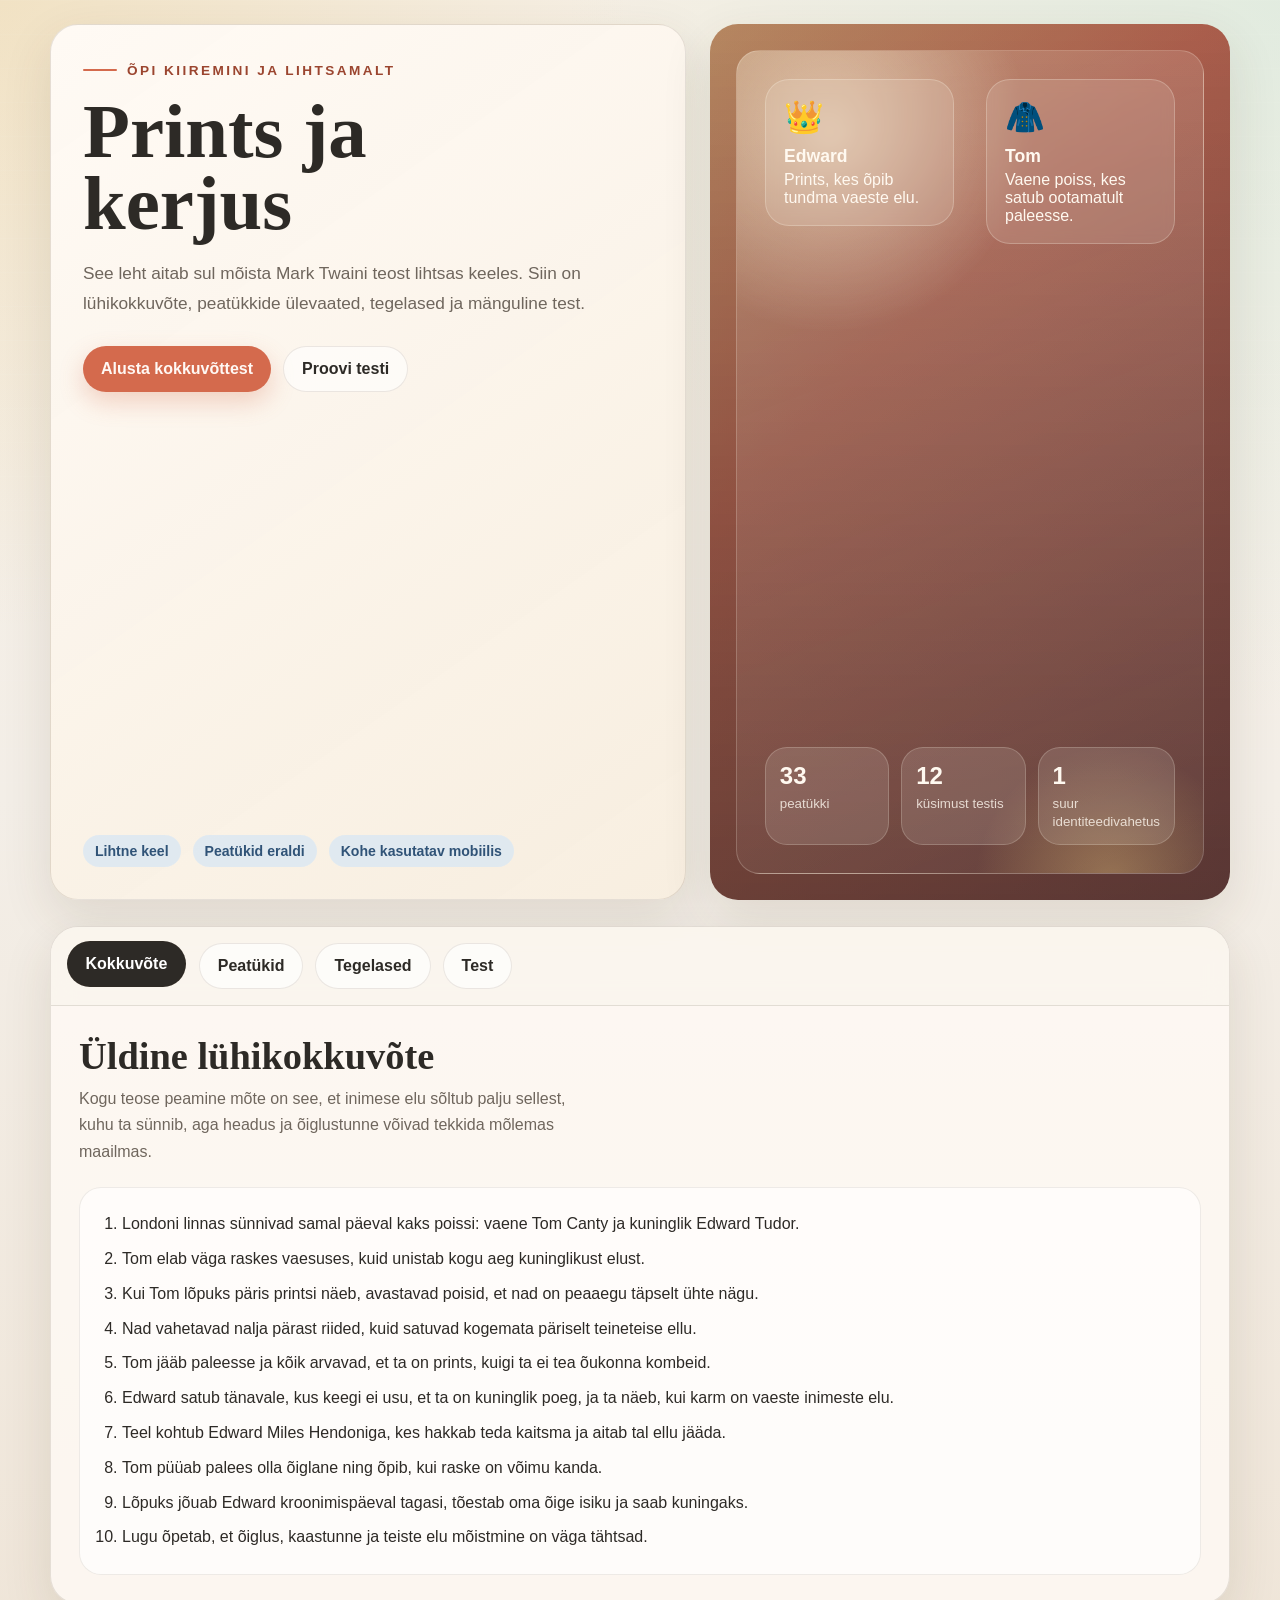
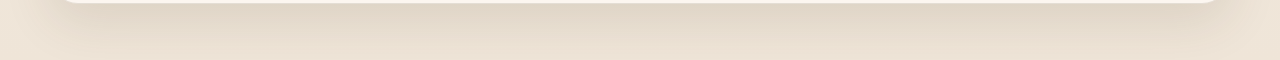
<file: prints-ja-kerjus-2/index.html>
<!DOCTYPE html>
<html lang="et">
<head>
  <meta charset="UTF-8" />
  <meta name="viewport" content="width=device-width, initial-scale=1.0" />
  <title>Prints ja kerjus | Interaktiivne õppematerjal</title>
  <style>
    :root {
      --bg: #f7f2e8;
      --paper: rgba(255, 251, 245, 0.92);
      --ink: #2d2a26;
      --muted: #6f665d;
      --accent: #d46a4d;
      --accent-deep: #9b452f;
      --gold: #e3bb64;
      --mint: #c9e7da;
      --sky: #d9e7f5;
      --line: rgba(63, 46, 30, 0.12);
      --shadow: 0 18px 50px rgba(78, 55, 30, 0.12);
      --radius-lg: 28px;
      --radius-md: 18px;
      --radius-sm: 12px;
    }

    * { box-sizing: border-box; }
    html { scroll-behavior: smooth; }

    body {
      margin: 0;
      font-family: "Trebuchet MS", "Segoe UI", sans-serif;
      color: var(--ink);
      background:
        radial-gradient(circle at top left, rgba(227, 187, 100, 0.25), transparent 30%),
        radial-gradient(circle at top right, rgba(201, 231, 218, 0.45), transparent 34%),
        linear-gradient(180deg, #f6efe4 0%, #f3eee7 48%, #efe5d8 100%);
      min-height: 100vh;
    }

    body::before {
      content: "";
      position: fixed;
      inset: 0;
      pointer-events: none;
      background-image: linear-gradient(rgba(255, 255, 255, 0.14) 1px, transparent 1px);
      background-size: 100% 34px;
      opacity: 0.35;
    }

    .shell {
      width: min(1180px, calc(100% - 32px));
      margin: 0 auto;
      padding: 24px 0 56px;
      position: relative;
      z-index: 1;
    }

    .hero {
      min-height: calc(100svh - 24px);
      display: grid;
      grid-template-columns: 1.1fr 0.9fr;
      gap: 24px;
      align-items: stretch;
    }

    .hero-panel {
      border-radius: var(--radius-lg);
      overflow: hidden;
      box-shadow: var(--shadow);
      position: relative;
    }

    .hero-copy {
      background: linear-gradient(145deg, rgba(255, 250, 244, 0.96), rgba(247, 237, 223, 0.94)), var(--paper);
      border: 1px solid var(--line);
      padding: 32px;
      display: flex;
      flex-direction: column;
      justify-content: space-between;
    }

    .eyebrow {
      display: inline-flex;
      align-items: center;
      gap: 10px;
      font-size: 0.85rem;
      letter-spacing: 0.18em;
      text-transform: uppercase;
      color: var(--accent-deep);
      font-weight: 700;
    }

    .eyebrow::before {
      content: "";
      width: 34px;
      height: 2px;
      border-radius: 999px;
      background: var(--accent);
    }

    h1 {
      font-family: Georgia, "Times New Roman", serif;
      font-size: clamp(2.6rem, 6vw, 5.3rem);
      line-height: 0.95;
      margin: 18px 0;
      max-width: 8ch;
    }

    .lead {
      max-width: 54ch;
      font-size: 1.08rem;
      line-height: 1.7;
      color: var(--muted);
      margin: 0 0 28px;
    }

    .hero-actions, .nav-grid, .pill-row, .quiz-actions, .chapter-controls {
      display: flex;
      flex-wrap: wrap;
      gap: 12px;
    }

    .cta, .tab-button {
      border: 0;
      cursor: pointer;
      border-radius: 999px;
      padding: 13px 18px;
      font: inherit;
      font-weight: 700;
      transition: transform 0.2s ease, background 0.2s ease, color 0.2s ease, box-shadow 0.2s ease;
    }

    .cta {
      background: var(--accent);
      color: #fff8f4;
      box-shadow: 0 10px 24px rgba(212, 106, 77, 0.28);
    }

    .cta.secondary, .tab-button, .chip {
      background: rgba(255, 255, 255, 0.62);
      color: var(--ink);
      border: 1px solid rgba(70, 46, 23, 0.1);
      box-shadow: none;
    }

    .cta:hover, .tab-button:hover, .tab-button.active { transform: translateY(-2px); }
    .cta.secondary:hover, .tab-button.active { background: var(--ink); color: #fff; }

    .hero-visual {
      background:
        linear-gradient(180deg, rgba(34, 29, 25, 0.18), rgba(34, 29, 25, 0.48)),
        linear-gradient(135deg, #d69f71 0%, #c86c57 36%, #8a4d4c 100%);
      padding: 26px;
      display: grid;
      align-items: end;
    }

    .visual-frame {
      height: 100%;
      border-radius: 24px;
      padding: 28px;
      display: grid;
      grid-template-rows: auto 1fr auto;
      background:
        radial-gradient(circle at 20% 10%, rgba(255, 243, 219, 0.55), transparent 24%),
        linear-gradient(160deg, rgba(255, 249, 239, 0.16), rgba(255, 255, 255, 0.04));
      border: 1px solid rgba(255, 245, 233, 0.22);
      color: #fff9f0;
      position: relative;
      overflow: hidden;
    }

    .visual-frame::after {
      content: "";
      position: absolute;
      inset: auto -10% -18% auto;
      width: 280px;
      height: 280px;
      border-radius: 50%;
      background: radial-gradient(circle, rgba(255, 219, 131, 0.32), transparent 68%);
    }

    .visual-crowns {
      display: flex;
      justify-content: space-between;
      align-items: start;
      gap: 16px;
      position: relative;
      z-index: 1;
    }

    .crown-card {
      width: min(46%, 220px);
      background: rgba(255, 249, 240, 0.12);
      backdrop-filter: blur(6px);
      border: 1px solid rgba(255, 248, 236, 0.24);
      border-radius: 24px;
      padding: 18px;
      transform: translateY(18px);
      opacity: 0;
      animation: floatIn 0.8s ease forwards;
    }

    .crown-card:last-child { animation-delay: 0.16s; align-self: end; }
    .crown { font-size: 2rem; display: block; margin-bottom: 10px; }
    .crown-card strong { display: block; font-size: 1.1rem; margin-bottom: 4px; }

    .hero-stats {
      display: grid;
      grid-template-columns: repeat(3, 1fr);
      gap: 12px;
      position: relative;
      z-index: 1;
    }

    .hero-stat, .summary-box, .quiz-shell, .chapter-item, .result-box {
      background: rgba(255, 255, 255, 0.68);
      border: 1px solid rgba(70, 46, 23, 0.09);
      border-radius: 22px;
    }

    .hero-stat { padding: 14px; background: rgba(255, 249, 240, 0.12); border-color: rgba(255, 248, 236, 0.2); }
    .hero-stat span { display: block; font-size: 1.5rem; font-weight: 800; margin-bottom: 4px; }
    .hero-stat small { color: rgba(255, 249, 240, 0.8); }

    .main-panel {
      margin-top: 26px;
      background: rgba(255, 251, 245, 0.8);
      border: 1px solid var(--line);
      border-radius: var(--radius-lg);
      box-shadow: var(--shadow);
      overflow: hidden;
    }

    .sticky-nav {
      position: sticky;
      top: 0;
      z-index: 3;
      backdrop-filter: blur(12px);
      background: rgba(250, 245, 237, 0.88);
      border-bottom: 1px solid var(--line);
      padding: 16px;
    }

    .section { display: none; padding: 28px; animation: fadeIn 0.35s ease; }
    .section.active { display: block; }

    .section-head {
      display: flex;
      flex-wrap: wrap;
      justify-content: space-between;
      gap: 16px;
      align-items: end;
      margin-bottom: 22px;
    }

    .section h2 {
      font-family: Georgia, "Times New Roman", serif;
      font-size: clamp(1.8rem, 3vw, 2.8rem);
      margin: 0 0 8px;
    }

    .section-copy {
      margin: 0;
      max-width: 58ch;
      color: var(--muted);
      line-height: 1.65;
    }

    .summary-box, .quiz-shell { padding: 22px; }
    .summary-list { margin: 0; padding-left: 20px; line-height: 1.8; }
    .summary-list li + li { margin-top: 6px; }

    .chip {
      border-radius: 999px;
      padding: 10px 14px;
      cursor: pointer;
      font: inherit;
      font-weight: 700;
    }

    .chapter-list, .answer-list { display: grid; gap: 12px; }
    .chapter-item { overflow: hidden; }

    .chapter-toggle {
      width: 100%;
      text-align: left;
      background: transparent;
      border: 0;
      padding: 18px 20px;
      cursor: pointer;
      display: flex;
      align-items: center;
      justify-content: space-between;
      gap: 12px;
      font: inherit;
      color: var(--ink);
    }

    .chapter-toggle strong { font-size: 1.04rem; display: block; margin-bottom: 4px; }
    .chapter-toggle span { color: var(--muted); font-size: 0.93rem; }

    .chapter-toggle .marker {
      width: 34px;
      height: 34px;
      border-radius: 50%;
      display: grid;
      place-items: center;
      background: var(--sky);
      color: var(--accent-deep);
      flex-shrink: 0;
      transition: transform 0.2s ease;
      font-weight: 800;
    }

    .chapter-item.open .marker { transform: rotate(45deg); }
    .chapter-content { display: none; padding: 0 20px 20px; border-top: 1px solid rgba(70, 46, 23, 0.08); }
    .chapter-item.open .chapter-content { display: block; }

    .detail-grid {
      display: grid;
      grid-template-columns: 1.2fr 0.8fr;
      gap: 18px;
      margin-top: 18px;
    }

    .mini-panel {
      background: rgba(246, 238, 229, 0.8);
      border-radius: 18px;
      padding: 16px;
    }

    .mini-panel h3 { margin: 0 0 10px; font-size: 1rem; }
    .mini-panel ul, .review-list { margin: 0; padding-left: 18px; line-height: 1.7; }

    .character-grid {
      display: grid;
      grid-template-columns: repeat(auto-fit, minmax(210px, 1fr));
      gap: 14px;
    }

    .character-card {
      background: linear-gradient(180deg, rgba(255, 255, 255, 0.86), rgba(245, 238, 228, 0.92));
      border: 1px solid rgba(70, 46, 23, 0.08);
      border-radius: 22px;
      padding: 18px;
      min-height: 180px;
      display: flex;
      flex-direction: column;
      gap: 10px;
      transition: transform 0.2s ease, box-shadow 0.2s ease;
    }

    .character-card:hover { transform: translateY(-4px); box-shadow: 0 16px 30px rgba(78, 55, 30, 0.09); }
    .badge { align-self: flex-start; padding: 6px 10px; border-radius: 999px; background: var(--mint); font-size: 0.8rem; font-weight: 700; color: #2e5944; }
    .character-card h3 { margin: 0; font-size: 1.1rem; }
    .character-card p { margin: 0; color: var(--muted); line-height: 1.65; }

    .quiz-top {
      display: flex;
      flex-wrap: wrap;
      justify-content: space-between;
      gap: 14px;
      align-items: center;
      margin-bottom: 18px;
    }

    .progress-wrap { flex: 1 1 260px; }
    .progress-label { display: flex; justify-content: space-between; margin-bottom: 8px; color: var(--muted); font-size: 0.92rem; }
    .progress-track { height: 12px; border-radius: 999px; background: rgba(70, 46, 23, 0.08); overflow: hidden; }
    .progress-bar { height: 100%; width: 0; border-radius: inherit; background: linear-gradient(90deg, var(--accent), var(--gold)); transition: width 0.3s ease; }
    .score-pill { padding: 12px 16px; border-radius: 999px; background: var(--ink); color: #fff; font-weight: 700; }

    .question-card {
      background: rgba(255, 255, 255, 0.72);
      border-radius: 22px;
      padding: 18px;
      border: 1px solid rgba(70, 46, 23, 0.08);
    }

    .question-card h3 { margin: 0 0 8px; font-size: 1.2rem; }
    .question-card p { margin: 0 0 18px; color: var(--muted); }

    .answer {
      border: 1px solid rgba(70, 46, 23, 0.1);
      background: rgba(255, 255, 255, 0.92);
      border-radius: 16px;
      padding: 12px 14px;
      cursor: pointer;
      text-align: left;
      font: inherit;
      transition: transform 0.18s ease, border-color 0.18s ease, background 0.18s ease;
    }

    .answer:hover:not(:disabled) { transform: translateX(3px); border-color: rgba(212, 106, 77, 0.55); }
    .answer:disabled { cursor: default; opacity: 0.95; }
    .answer.correct { background: rgba(201, 231, 218, 0.85); border-color: rgba(46, 89, 68, 0.35); }
    .answer.wrong { background: rgba(240, 189, 178, 0.75); border-color: rgba(155, 69, 47, 0.35); }

    .feedback {
      min-height: 64px;
      margin-top: 16px;
      padding: 14px 16px;
      border-radius: 16px;
      background: rgba(246, 238, 229, 0.82);
      color: var(--ink);
      line-height: 1.6;
    }

    .result-box { margin-top: 20px; padding: 20px; display: none; }
    .result-box.show { display: block; }
    .result-box h3 { margin-top: 0; }
    .pill-row { margin-top: 16px; }
    .tiny-pill { border-radius: 999px; background: rgba(217, 231, 245, 0.75); padding: 8px 12px; font-size: 0.88rem; color: #305377; font-weight: 700; }

    @keyframes fadeIn {
      from { opacity: 0; transform: translateY(10px); }
      to { opacity: 1; transform: translateY(0); }
    }

    @keyframes floatIn {
      from { opacity: 0; transform: translateY(26px) scale(0.96); }
      to { opacity: 1; transform: translateY(0) scale(1); }
    }

    @media (max-width: 940px) {
      .hero { grid-template-columns: 1fr; min-height: auto; }
      .detail-grid { grid-template-columns: 1fr; }
      .hero-visual { min-height: 480px; }
    }

    @media (max-width: 680px) {
      .shell { width: min(100% - 18px, 100%); padding-top: 10px; }
      .hero-copy, .hero-visual, .section, .quiz-shell { padding: 18px; }
      .hero-stats { grid-template-columns: 1fr; }
      .visual-crowns { flex-direction: column; }
      .crown-card { width: 100%; }
      .sticky-nav { padding: 12px; }
    }
  </style>
</head>
<body>
  <div class="shell">
    <header class="hero">
      <section class="hero-panel hero-copy">
        <div>
          <div class="eyebrow">Õpi kiiremini ja lihtsamalt</div>
          <h1>Prints ja kerjus</h1>
          <p class="lead">
            See leht aitab sul mõista Mark Twaini teost lihtsas keeles. Siin on lühikokkuvõte, peatükkide ülevaated, tegelased ja mänguline test.
          </p>
          <div class="hero-actions">
            <button class="cta" data-jump="summary">Alusta kokkuvõttest</button>
            <button class="cta secondary" data-jump="quiz">Proovi testi</button>
          </div>
        </div>
        <div>
          <div class="pill-row">
            <span class="tiny-pill">Lihtne keel</span>
            <span class="tiny-pill">Peatükid eraldi</span>
            <span class="tiny-pill">Kohe kasutatav mobiilis</span>
          </div>
        </div>
      </section>

      <section class="hero-panel hero-visual" aria-hidden="true">
        <div class="visual-frame">
          <div class="visual-crowns">
            <div class="crown-card">
              <span class="crown">👑</span>
              <strong>Edward</strong>
              <span>Prints, kes õpib tundma vaeste elu.</span>
            </div>
            <div class="crown-card">
              <span class="crown">🧥</span>
              <strong>Tom</strong>
              <span>Vaene poiss, kes satub ootamatult paleesse.</span>
            </div>
          </div>
          <div></div>
          <div class="hero-stats">
            <div class="hero-stat">
              <span>33</span>
              <small>peatükki</small>
            </div>
            <div class="hero-stat">
              <span>12</span>
              <small>küsimust testis</small>
            </div>
            <div class="hero-stat">
              <span>1</span>
              <small>suur identiteedivahetus</small>
            </div>
          </div>
        </div>
      </section>
    </header>

    <main class="main-panel">
      <nav class="sticky-nav">
        <div class="nav-grid">
          <button class="tab-button active" data-section="summary">Kokkuvõte</button>
          <button class="tab-button" data-section="chapters">Peatükid</button>
          <button class="tab-button" data-section="characters">Tegelased</button>
          <button class="tab-button" data-section="quiz">Test</button>
        </div>
      </nav>

      <section class="section active" id="summary">
        <div class="section-head">
          <div>
            <h2>Üldine lühikokkuvõte</h2>
            <p class="section-copy">Kogu teose peamine mõte on see, et inimese elu sõltub palju sellest, kuhu ta sünnib, aga headus ja õiglustunne võivad tekkida mõlemas maailmas.</p>
          </div>
        </div>
        <div class="summary-box">
          <ol class="summary-list" id="summaryList"></ol>
        </div>
      </section>

      <section class="section" id="chapters">
        <div class="section-head">
          <div>
            <h2>Peatükkide kaupa ülevaade</h2>
            <p class="section-copy">Ava peatükk ja vaata kiiresti üle, mis seal juhtub, kes on tähtsad tegelased ja millised sündmused tasub meelde jätta.</p>
          </div>
        </div>
        <div class="chapter-controls">
          <button class="chip" id="openAllChapters">Ava kõik</button>
          <button class="chip" id="closeAllChapters">Sulge kõik</button>
        </div>
        <div class="chapter-list" id="chapterList"></div>
      </section>

      <section class="section" id="characters">
        <div class="section-head">
          <div>
            <h2>Olulised tegelased</h2>
            <p class="section-copy">Need tegelased liiguvad loo sündmusi edasi. Kaartidel on lühike ja selge meeldetuletus iga tegelase kohta.</p>
          </div>
        </div>
        <div class="character-grid" id="characterGrid"></div>
      </section>

      <section class="section" id="quiz">
        <div class="section-head">
          <div>
            <h2>Küsimustik</h2>
            <p class="section-copy">Vali üks vastus. Kohe pärast valikut näed, kas vastasid õigesti, ja lõpus saad nimekirja teemadest, mida tasub uuesti õppida.</p>
          </div>
        </div>
        <div class="quiz-shell">
          <div class="quiz-top">
            <div class="progress-wrap">
              <div class="progress-label">
                <span id="progressText">Küsimus 1 / 12</span>
                <span id="scoreText">Punktid: 0</span>
              </div>
              <div class="progress-track">
                <div class="progress-bar" id="progressBar"></div>
              </div>
            </div>
            <div class="score-pill" id="streakText">Valmis õppima</div>
          </div>

          <div class="question-card" id="questionCard">
            <h3 id="questionTitle"></h3>
            <p id="questionHint">Igal küsimusel on ainult üks õige vastus.</p>
            <div class="answer-list" id="answerList"></div>
            <div class="feedback" id="feedbackBox">Vali vastus, et näha tagasisidet.</div>
            <div class="quiz-actions">
              <button class="cta" id="nextQuestion" disabled>Järgmine küsimus</button>
              <button class="cta secondary" id="restartQuiz">Alusta testi uuesti</button>
            </div>
          </div>

          <div class="result-box" id="resultBox">
            <h3 id="resultTitle"></h3>
            <p id="resultCopy"></p>
            <strong>Uuesti õppimist vajavad küsimused:</strong>
            <ul class="review-list" id="reviewList"></ul>
          </div>
        </div>
      </section>
    </main>
  </div>
  <script>
    // Andmed on eraldi massiivides, et sisu ja loogikat oleks lihtne muuta.
    const summarySentences = [
      "Londoni linnas sünnivad samal päeval kaks poissi: vaene Tom Canty ja kuninglik Edward Tudor.",
      "Tom elab väga raskes vaesuses, kuid unistab kogu aeg kuninglikust elust.",
      "Kui Tom lõpuks päris printsi näeb, avastavad poisid, et nad on peaaegu täpselt ühte nägu.",
      "Nad vahetavad nalja pärast riided, kuid satuvad kogemata päriselt teineteise ellu.",
      "Tom jääb paleesse ja kõik arvavad, et ta on prints, kuigi ta ei tea õukonna kombeid.",
      "Edward satub tänavale, kus keegi ei usu, et ta on kuninglik poeg, ja ta näeb, kui karm on vaeste inimeste elu.",
      "Teel kohtub Edward Miles Hendoniga, kes hakkab teda kaitsma ja aitab tal ellu jääda.",
      "Tom püüab palees olla õiglane ning õpib, kui raske on võimu kanda.",
      "Lõpuks jõuab Edward kroonimispäeval tagasi, tõestab oma õige isiku ja saab kuningaks.",
      "Lugu õpetab, et õiglus, kaastunne ja teiste elu mõistmine on väga tähtsad."
    ];

    const chapters = [
      { number: 1, title: "Printsi ja kerjuse sünd", summary: "Samal päeval sünnivad Londonis vaene Tom Canty ja kuninglik Edward Tudor.", events: ["Tomi sünd ei too rõõmu tema perele.", "Edwardi sündu tähistab kogu riik.", "Kohe algab vastandus vaesuse ja rikkuse vahel."], characters: ["Tom Canty", "Edward Tudor", "Canty perekond", "Tudoride õukond"] },
      { number: 2, title: "Tomi varane elu", summary: "Tom kasvab vaeses Offal Courti kvartalis, aga armastab lugusid lossidest ja printsidest.", events: ["Tomi isa ja vanaema on vägivaldsed.", "Isa Andrew õpetab Tomi lugema ja mõtlema.", "Tom hakkab unistama paremast elust."], characters: ["Tom Canty", "John Canty", "Tomi ema", "Nan ja Bet", "Isa Andrew"] },
      { number: 3, title: "Tomi kohtumine printsiga", summary: "Tom jõuab palee juurde ja kohtub lõpuks päris printsi Edwardiga.", events: ["Valvur kohtleb Tomi halvasti.", "Edward kutsub Tomi enda tuppa.", "Poisid avastavad, et nad näevad väga sarnased välja."], characters: ["Tom Canty", "Edward Tudor", "paleevalvur"] },
      { number: 4, title: "Printsi mured algavad", summary: "Poisid vahetavad riided ja Edward jääb kogemata paleest välja.", events: ["Edward läheb Tomi riietes välja.", "Valvurid ei tunne teda ära.", "Rahvas narrib ja tõukab teda."], characters: ["Edward Tudor", "Tom Canty", "valvurid", "rahvahulk"] },
      { number: 5, title: "Tom aadlikuna", summary: "Tom jääb paleesse ning kõik usuvad, et ta on prints, kuigi ta ise püüab tõtt rääkida.", events: ["Tom imestab palee luksuse üle.", "Lady Jane Grey märkab, et midagi on valesti.", "Kuningas Henry VIII arvab, et poeg on segaduses."], characters: ["Tom Canty", "Lady Jane Grey", "Henry VIII"] },
      { number: 6, title: "Tom saab õpetusi", summary: "Tomi õpetatakse kiiresti, kuidas õukonnas käituda ja mida öelda.", events: ["Õukond püüab varjata juttu printsi imelikust käitumisest.", "Tom peab meelde jätma kombeid ja tiitleid.", "Ta mõistab, et palees elamine pole nii lihtne, kui ta arvas."], characters: ["Tom Canty", "Hertfordi lord", "õukondlased"] },
      { number: 7, title: "Tomi esimene kuninglik õhtusöök", summary: "Tom kogeb palee pidulikku söömaaega ja eksib paljudes kommetes.", events: ["Tom ei tunne keerulisi lauakombeid.", "Teenrid aitavad teda pidevalt.", "Söömaaeg näitab, kui range on õukonna elu."], characters: ["Tom Canty", "teenrid", "õukondlased"] },
      { number: 8, title: "Suure pitseri küsimus", summary: "Õukond otsib tähtsat riigipitserit, aga Tom ei tea sellest midagi.", events: ["Kõik tahavad teada, kus on suur pitser.", "Tom ei oska vastata ja paistab veel kahtlasem.", "Palees kasvab pinge."], characters: ["Tom Canty", "õukond", "Henry VIII"] },
      { number: 9, title: "Jõepidustus", summary: "Tom peab osalema uhkel jõepidustusel ja mängima oma rolli edasi.", events: ["Rahvale näidatakse kuninglikku hiilgust.", "Tom tunneb end võõrana.", "Ta saab aru, et tema elu on ohtlikult suure vale peal."], characters: ["Tom Canty", "õukondlased", "Londoni rahvas"] },
      { number: 10, title: "Prints lõksus", summary: "Edward satub üha sügavamale tänavaellu ja peab taluma nälga ning vägivalda.", events: ["Edward läheb Tomi kodukanti.", "John Canty kohtleb teda halvasti.", "Prints näeb, kui julm võib vaeste elu olla."], characters: ["Edward Tudor", "John Canty", "Canty perekond"] },
      { number: 11, title: "Guildhallis", summary: "Tom viiakse tähtsale kohtumisele, kus ta hakkab esimest korda õiglust tõsiselt mõtlema.", events: ["Tom näeb, kuidas inimesi karistatakse.", "Ta tunneb vaeste vastu kaastunnet.", "Tema otsused näitavad, et ta pole kuri ega rumal."], characters: ["Tom Canty", "kohtunikud", "õukond"] },
      { number: 12, title: "Prints ja tema päästja", summary: "Edward kohtub Miles Hendoniga, kes otsustab poissi kaitsta.", events: ["Miles päästab Edwardi halvast olukorrast.", "Edward ütleb, et on prints.", "Miles ei usu teda päriselt, kuid jääb tema kõrvale."], characters: ["Edward Tudor", "Miles Hendon"] },
      { number: 13, title: "Printsi kadumine", summary: "Palees ei teata, kus päris prints on, ning segadus muutub üha tõsisemaks.", events: ["Edwardi puudumine hoitakse saladuses.", "Tom peab jätkama võõras rollis.", "Kogu õukond kardab skandaali."], characters: ["Tom Canty", "õukond", "Hertfordi lord"] },
      { number: 14, title: "Kuningas on surnud, elagu kuningas", summary: "Henry VIII sureb ja Tomi peetakse nüüd ametlikult nooreks kuningaks.", events: ["Henry VIII sureb.", "Tom saab ootamatult väga suure võimu.", "Tema hirm ja vastutus kasvavad korraga."], characters: ["Tom Canty", "Henry VIII", "õukond"] },
      { number: 15, title: "Tom kuningana", summary: "Tom peab nüüd kuningana otsuseid tegema ja püüab olla õiglane.", events: ["Tom kuulab kohtuasju.", "Ta mõistab, et seadused võivad olla ebaõiglased.", "Ta aitab mõnda inimest, keda on halvasti koheldud."], characters: ["Tom Canty", "õukondlased", "süüdistatavad inimesed"] },
      { number: 16, title: "Riiklik pidusöök", summary: "Tom osaleb suurel pidulikul söömaajal ja peab jälle kuningat mängima.", events: ["Söömaaeg on väga ametlik.", "Iga väiksemgi liigutus on tähtis.", "Tom õpib, et kuninga elu tähendab pidevat etendust."], characters: ["Tom Canty", "aadlikud", "teenrid"] },
      { number: 17, title: "Foo-Foo Esimene", summary: "Lugu pöördub tagasi Edwardi juurde, kes satub kerjuste ja varaste hulka.", events: ["Edward petetakse ja viiakse halba seltskonda.", "Seal on pilkenimed ja julm elu.", "Prints peab ellujäämiseks kiiresti kohanema."], characters: ["Edward Tudor", "John Canty", "kerjused ja hulkurid"] },
      { number: 18, title: "Prints kerjustega", summary: "Edward rändab hulkuritega ja näeb veel rohkem ebaõiglust.", events: ["Hulkurid petavad ja varastavad.", "Edward saab aru, kui kergesti vaeseid süüdistatakse.", "Tema soov hiljem õiglane kuningas olla tugevneb."], characters: ["Edward Tudor", "John Canty", "hulkurid"] },
      { number: 19, title: "Prints talupoegade seas", summary: "Edward näeb ka lihtsate talupoegade elu, mis on raske, kuid vahel soojem kui tänavaelu.", events: ["Prints kohtub tavaliste tööinimestega.", "Ta märkab nende muresid ja hirme.", "Tema arusaam riigist muutub palju laiemaks."], characters: ["Edward Tudor", "talupojad"] },
      { number: 20, title: "Prints ja erak", summary: "Edward satub ohtliku eraku juurde, kes osutub väga kummaliseks ja ähvardavaks.", events: ["Erak peidab Edwardi.", "Mees räägib segaseid ja tumedaid jutte.", "Prints satub jälle suurde ohtu."], characters: ["Edward Tudor", "erak"] },
      { number: 21, title: "Hendon tuleb appi", summary: "Miles Hendon jõuab õigel ajal ja päästab Edwardi uuest hädast.", events: ["Miles otsib Edwardit visalt taga.", "Ta päästab poisi ohtlikust kohast.", "Nende omavaheline usaldus kasvab."], characters: ["Edward Tudor", "Miles Hendon", "erak"] },
      { number: 22, title: "Reetmise ohver", summary: "Miles ja Edward satuvad reetmise tõttu uutesse raskustesse.", events: ["Keegi kasutab nende olukorda ära.", "Nende teekond muutub veel raskemaks.", "Edward peab jälle tõestama, kes ta on, kuid keegi ei usu."], characters: ["Edward Tudor", "Miles Hendon", "reetur"] },
      { number: 23, title: "Prints vangina", summary: "Edward pannakse vangi ning talle saab eriti selgeks, kui karm on seadus vaese inimese vastu.", events: ["Edward kaotab vabaduse.", "Ta näeb vangide kannatusi.", "Tema kaastunne tavainimeste vastu muutub väga tugevaks."], characters: ["Edward Tudor", "vangid", "valvurid"] },
      { number: 24, title: "Põgenemine", summary: "Edward ja Miles pääsevad raskest olukorrast välja ja liiguvad edasi Londoni poole.", events: ["Nad leiavad võimaluse põgeneda.", "Miles jääb truuks isegi väga ohtlikus olukorras.", "Lootus paleesse tagasi jõuda kasvab."], characters: ["Edward Tudor", "Miles Hendon"] },
      { number: 25, title: "Hendon Hall", summary: "Miles viib Edwardi oma koju, lootuses seal turvaliselt puhata ja abi saada.", events: ["Nad jõuavad Hendoni mõisa.", "Miles loodab oma õigused tagasi saada.", "Kodu ei osutu nii turvaliseks, kui ta arvas."], characters: ["Edward Tudor", "Miles Hendon", "Hugh Hendon", "Edith"] },
      { number: 26, title: "Ärasalgamine", summary: "Milesi vend Hugh eitab Milesi isikut ja võtab tema koha endale.", events: ["Hugh käitub alatult.", "Milesit ei tunnistata kodu omanikuks.", "Edward näeb taas, kuidas võim ja vale võivad koos töötada."], characters: ["Miles Hendon", "Edward Tudor", "Hugh Hendon", "Edith"] },
      { number: 27, title: "Vanglas", summary: "Miles ja Edward satuvad taas vanglasse ning peavad kannatama alandust.", events: ["Neid koheldakse kui tavalisi kurjategijaid.", "Edward ei saa oma nime abil midagi muuta.", "Loo pinge kasvab enne lõppvaatust."], characters: ["Edward Tudor", "Miles Hendon", "vangivalvurid"] },
      { number: 28, title: "Ohverdus", summary: "Miles võtab enda peale valu ja karistuse, et Edwardit kaitsta.", events: ["Miles karistatakse.", "Edward näeb tõelist ustavust.", "Nende sõprus muutub väga tugevaks."], characters: ["Edward Tudor", "Miles Hendon"] },
      { number: 29, title: "Tagasi Londonisse", summary: "Edward liigub Londoni poole, sest kroonimine on lähedal ja aeg saab otsa.", events: ["Teekond muutub kiireks ja pingeliseks.", "Edward teab, et peab õigel ajal kohale jõudma.", "Lugu valmistub suureks lahenduseks."], characters: ["Edward Tudor", "Miles Hendon"] },
      { number: 30, title: "Tomi areng", summary: "Tom on palees palju õppinud ja muutub üha küpsemaks ning õiglasemaks.", events: ["Tom teeb mõistlikke otsuseid.", "Ta tunneb muret päris printsi pärast.", "Ta ei taha võimu enda jaoks hoida."], characters: ["Tom Canty", "õukond", "Lady Jane Grey"] },
      { number: 31, title: "Äratundmise rongkäik", summary: "Kroonimispäeva eelne pidulik rongkäik viib loo lõpliku kokkupõrke poole.", events: ["Londoni tänavad on pidulikud.", "Tom liigub kuninglikus hiilguses.", "Edward püüab üha meeleheitlikumalt tõtt välja öelda."], characters: ["Tom Canty", "Edward Tudor", "Londoni rahvas"] },
      { number: 32, title: "Kroonimispäev", summary: "Edward jõuab lõpuks õigel hetkel kohale ja vaidlus tõelise kuninga üle lahendatakse.", events: ["Mõlemad poisid seisavad kõigi ees.", "Edward tõestab, et tema on õige prints.", "Tom annab ausalt tõe välja."], characters: ["Edward Tudor", "Tom Canty", "Miles Hendon", "õukond"] },
      { number: 33, title: "Edward kuningana", summary: "Edward saab ametlikult kuningaks ja kasutab oma kogemusi õiglasemate otsuste tegemisel.", events: ["Edward ei unusta vaeste kannatusi.", "Ta tänab Tomi ja Milesit.", "Tema valitsemine muutub inimlikumaks kui varem."], characters: ["Edward Tudor", "Tom Canty", "Miles Hendon"] }
    ];

    const characters = [
      { name: "Tom Canty", role: "Vaene poiss", description: "Tom on tark ja kujutlusvõimeline poiss, kes elab suures vaesuses. Kui ta satub paleesse, püüab ta jääda ausaks ja teha õiglasemaid otsuseid kui paljud täiskasvanud tema ümber." },
      { name: "Edward Tudor", role: "Prints", description: "Edward on Walesi prints, kellest saab hiljem kuningas. Tänavaelus õpib ta, kui raske on tavainimeste elu, ja see muudab teda palju kaastundlikumaks." },
      { name: "Miles Hendon", role: "Kaitsja", description: "Miles on aus ja julge aadlimees, kes aitab Edwardit. Ta ei mõista alguses poisi tõelist päritolu, kuid jääb talle siiski truuks." },
      { name: "John Canty", role: "Tomi isa", description: "John Canty on karm ja vägivaldne mees. Ta esindab Tomi kodu ohtlikku ja ebaturvalist poolt." },
      { name: "Tomi ema", role: "Hooliv vanem", description: "Tomi ema armastab oma lapsi ja püüab neid kaitsta, kuigi tal on väga vähe jõudu ja võimalusi. Ta on üks loo pehmemaid tegelasi." },
      { name: "Nan ja Bet", role: "Tomi õed", description: "Nan ja Bet on Tomi kaksikud õed. Nad jagavad temaga sama rasket elu ning aitavad näidata, kui keeruline on Canty pere igapäev." },
      { name: "Isa Andrew", role: "Õpetaja", description: "Isa Andrew õpetab Tomi lugema ja mõtlema. Tema kaudu saab Tom teadmisi, mis aitavad tal hiljem palees paremini toime tulla." },
      { name: "Henry VIII", role: "Vana kuningas", description: "Henry VIII on Edwardi isa. Tema surm muudab kogu loo palju tõsisemaks, sest siis peetakse Tomi kogemata kuningaks." },
      { name: "Lady Jane Grey", role: "Õukonnatüdruk", description: "Jane märkab Tomi juures kummalist käitumist, kuid püüab siiski jääda viisakaks. Tema tegelaskuju aitab näidata palee pingelist õhkkonda." },
      { name: "Hertfordi lord", role: "Mõjukas nõuandja", description: "Ta kuulub nende hulka, kes püüavad palees korda hoida ja skandaali vältida. Tema jaoks on tähtis, et kuningriik näiks stabiilne." },
      { name: "Hugh Hendon", role: "Peamine reetur", description: "Hugh on Milesi vend, kes valetab ja kasutab olukorda enda kasuks. Tema kaudu näitab autor, et ka aadlike seas võib olla palju ebaõiglust." },
      { name: "Edith", role: "Hendoni maja naine", description: "Edith on seotud Milesi minevikuga ning tema elu on Hugh mõju all keeruliseks muutunud. Ta lisab Hendoni koduliinile emotsionaalset pinget." }
    ];

    const quizQuestions = [
      { question: "Miks on Tom Canty elu alguses raske?", options: ["Ta ei oska lugeda", "Ta elab vaesuses ja saab kodus peksa", "Ta peab palees töötama", "Ta on haige", "Ta kardab vett"], correct: 1 },
      { question: "Kuidas Tom ja Edward üldse kohtuvad?", options: ["Koolis", "Turul", "Palee värava juures", "Jõelaeval", "Vanglas"], correct: 2 },
      { question: "Miks ei tunta Edwardit pärast riiete vahetust ära?", options: ["Ta peidab näo", "Ta kaotab hääle", "Ta põgeneb välismaale", "Tal on seljas kerjuse riided", "Ta valetab oma nime kohta"], correct: 3 },
      { question: "Mida peab Tom palees kiiresti õppima?", options: ["Kuidas mõõgaga võidelda", "Õukonna kombeid ja kuninglikku käitumist", "Kuidas hobust ravida", "Kuidas müüa kaupa", "Kuidas vanglast põgeneda"], correct: 1 },
      { question: "Kes hakkab Edwardit kaitsma tema rasketel rännakutel?", options: ["John Canty", "Hugh Hendon", "Miles Hendon", "Henry VIII", "Isa Andrew"], correct: 2 },
      { question: "Mida Edward tänavaelus kõige selgemalt mõistab?", options: ["Et tal meeldib vaene elu rohkem", "Et seadused ja elu on vaeste vastu tihti julmad", "Et ta ei taha enam koju minna", "Et Tom valetas kõiges", "Et raha pole üldse tähtis"], correct: 1 },
      { question: "Mida näitab Tomi käitumine kuningana?", options: ["Ta muutub uhkeks ja kurjaks", "Ta tahab kõiki karistada", "Ta püüab olla õiglane ja kaastundlik", "Ta põgeneb paleest", "Ta loobub rääkimisest"], correct: 2 },
      { question: "Kes püüab Miles Hendoni kodus tema koha endale võtta?", options: ["Edward", "Hugh Hendon", "Tom", "Hertfordi lord", "Isa Andrew"], correct: 1 },
      { question: "Millal saab loo segadus lõplikult lahendatud?", options: ["Tomi sünnipäeval", "Kui John Canty vabandab", "Kroonimispäeval", "Esimesel õhtusöögil", "Jõepidustusel"], correct: 2 },
      { question: "Mis aitab Edwardil lõpuks oma isikut tõestada?", options: ["Ta kirjutab kirja", "Tom tunnistab kohe ilma tõendita", "Miles räägib kõigile saladuse", "Ta teab olulist kuninglikku saladust ja suudab end tõestada", "Rahvas tunneb ta näo järgi ära"], correct: 3 },
      { question: "Mis on teose üks peamine õpetus?", options: ["Rikkad on alati paremad inimesed", "Vaeseid ei saa usaldada", "Teise inimese elu mõistmine muudab sind õiglasemaks", "Kuningaks saamine lahendab kõik mured", "Sõprus pole tähtis"], correct: 2 },
      { question: "Miks on see lugu noore kuninga jaoks tähtis kogemus?", options: ["Ta õpib paremini laulma", "Ta saab teada, kuidas vaesed päriselt elavad", "Ta leiab peidetud aarde", "Ta õpib kiiremini ladina keelt", "Ta kolib maale elama"], correct: 1 }
    ];

    const summaryList = document.getElementById("summaryList");
    const chapterList = document.getElementById("chapterList");
    const characterGrid = document.getElementById("characterGrid");
    const tabButtons = document.querySelectorAll(".tab-button");
    const sections = document.querySelectorAll(".section");
    const jumpButtons = document.querySelectorAll("[data-jump]");

    const questionTitle = document.getElementById("questionTitle");
    const answerList = document.getElementById("answerList");
    const feedbackBox = document.getElementById("feedbackBox");
    const nextQuestionButton = document.getElementById("nextQuestion");
    const restartQuizButton = document.getElementById("restartQuiz");
    const progressText = document.getElementById("progressText");
    const scoreText = document.getElementById("scoreText");
    const progressBar = document.getElementById("progressBar");
    const resultBox = document.getElementById("resultBox");
    const resultTitle = document.getElementById("resultTitle");
    const resultCopy = document.getElementById("resultCopy");
    const reviewList = document.getElementById("reviewList");
    const streakText = document.getElementById("streakText");

    let currentQuestion = 0;
    let score = 0;
    let answered = false;
    let wrongQuestions = [];

    function renderSummary() {
      summaryList.innerHTML = summarySentences.map((sentence) => `<li>${sentence}</li>`).join("");
    }

    function renderChapters() {
      chapterList.innerHTML = chapters.map((chapter) => `
        <article class="chapter-item">
          <button class="chapter-toggle" type="button">
            <div>
              <strong>${chapter.number}. ${chapter.title}</strong>
              <span>${chapter.summary}</span>
            </div>
            <div class="marker">+</div>
          </button>
          <div class="chapter-content">
            <div class="detail-grid">
              <div class="mini-panel">
                <h3>Peamised sündmused</h3>
                <ul>${chapter.events.map((event) => `<li>${event}</li>`).join("")}</ul>
              </div>
              <div class="mini-panel">
                <h3>Olulised tegelased</h3>
                <ul>${chapter.characters.map((character) => `<li>${character}</li>`).join("")}</ul>
              </div>
            </div>
          </div>
        </article>
      `).join("");

      chapterList.querySelectorAll(".chapter-item").forEach((item) => {
        item.querySelector(".chapter-toggle").addEventListener("click", () => {
          item.classList.toggle("open");
        });
      });
    }

    function renderCharacters() {
      characterGrid.innerHTML = characters.map((character) => `
        <article class="character-card">
          <span class="badge">${character.role}</span>
          <h3>${character.name}</h3>
          <p>${character.description}</p>
        </article>
      `).join("");
    }

    function showSection(sectionId) {
      sections.forEach((section) => {
        section.classList.toggle("active", section.id === sectionId);
      });

      tabButtons.forEach((button) => {
        button.classList.toggle("active", button.dataset.section === sectionId);
      });

      document.getElementById(sectionId).scrollIntoView({ behavior: "smooth", block: "start" });
    }

    function updateQuizMeta() {
      const total = quizQuestions.length;
      const current = Math.min(currentQuestion + 1, total);
      progressText.textContent = currentQuestion < total ? `Küsimus ${current} / ${total}` : "Test valmis";
      scoreText.textContent = `Punktid: ${score}`;
      progressBar.style.width = `${(currentQuestion / total) * 100}%`;
      streakText.textContent = currentQuestion < total ? "Vasta rahulikult" : "Tubli töö";
    }

    function renderQuestion() {
      const current = quizQuestions[currentQuestion];
      answered = false;
      nextQuestionButton.disabled = true;
      resultBox.classList.remove("show");

      if (!current) {
        showResults();
        return;
      }

      updateQuizMeta();
      questionTitle.textContent = current.question;
      feedbackBox.textContent = "Vali vastus, et näha tagasisidet.";

      answerList.innerHTML = current.options.map((option, index) => `
        <button class="answer" type="button" data-index="${index}">
          ${String.fromCharCode(65 + index)}. ${option}
        </button>
      `).join("");

      answerList.querySelectorAll(".answer").forEach((button) => {
        button.addEventListener("click", () => handleAnswer(Number(button.dataset.index)));
      });
    }

    function handleAnswer(selectedIndex) {
      if (answered) return;

      answered = true;
      const current = quizQuestions[currentQuestion];
      const buttons = answerList.querySelectorAll(".answer");

      buttons.forEach((button, index) => {
        button.disabled = true;
        if (index === current.correct) button.classList.add("correct");
        if (index === selectedIndex && index !== current.correct) button.classList.add("wrong");
      });

      if (selectedIndex === current.correct) {
        score += 1;
        feedbackBox.innerHTML = `<strong>Õige!</strong> Õige vastus on: ${current.options[current.correct]}.`;
      } else {
        wrongQuestions.push(current.question);
        feedbackBox.innerHTML = `<strong>Vale.</strong> Õige vastus on: ${current.options[current.correct]}.`;
      }

      scoreText.textContent = `Punktid: ${score}`;
      nextQuestionButton.disabled = false;
    }

    function showResults() {
      updateQuizMeta();
      questionTitle.textContent = "Test on läbi.";
      answerList.innerHTML = "";
      feedbackBox.textContent = "Vaata tulemust ja korda vajadusel valesid kohti.";
      nextQuestionButton.disabled = true;

      const total = quizQuestions.length;
      const percentage = Math.round((score / total) * 100);
      resultTitle.textContent = `Sinu tulemus: ${score} / ${total} (${percentage}%)`;
      resultCopy.textContent = wrongQuestions.length === 0
        ? "Väga hea. Vastusid kõigile küsimustele õigesti."
        : "Need küsimused tasub veel korra üle vaadata, et lugu kindlamalt meeles püsiks.";

      reviewList.innerHTML = wrongQuestions.length
        ? wrongQuestions.map((question) => `<li>${question}</li>`).join("")
        : "<li>Kõik vastused olid õiged.</li>";

      resultBox.classList.add("show");
      progressBar.style.width = "100%";
    }

    function restartQuiz() {
      currentQuestion = 0;
      score = 0;
      answered = false;
      wrongQuestions = [];
      renderQuestion();
      updateQuizMeta();
    }

    document.getElementById("openAllChapters").addEventListener("click", () => {
      chapterList.querySelectorAll(".chapter-item").forEach((item) => item.classList.add("open"));
    });

    document.getElementById("closeAllChapters").addEventListener("click", () => {
      chapterList.querySelectorAll(".chapter-item").forEach((item) => item.classList.remove("open"));
    });

    tabButtons.forEach((button) => {
      button.addEventListener("click", () => showSection(button.dataset.section));
    });

    jumpButtons.forEach((button) => {
      button.addEventListener("click", () => showSection(button.dataset.jump));
    });

    nextQuestionButton.addEventListener("click", () => {
      currentQuestion += 1;
      renderQuestion();
    });

    restartQuizButton.addEventListener("click", restartQuiz);

    renderSummary();
    renderChapters();
    renderCharacters();
    restartQuiz();
  </script>
</body>
</html>
</file>
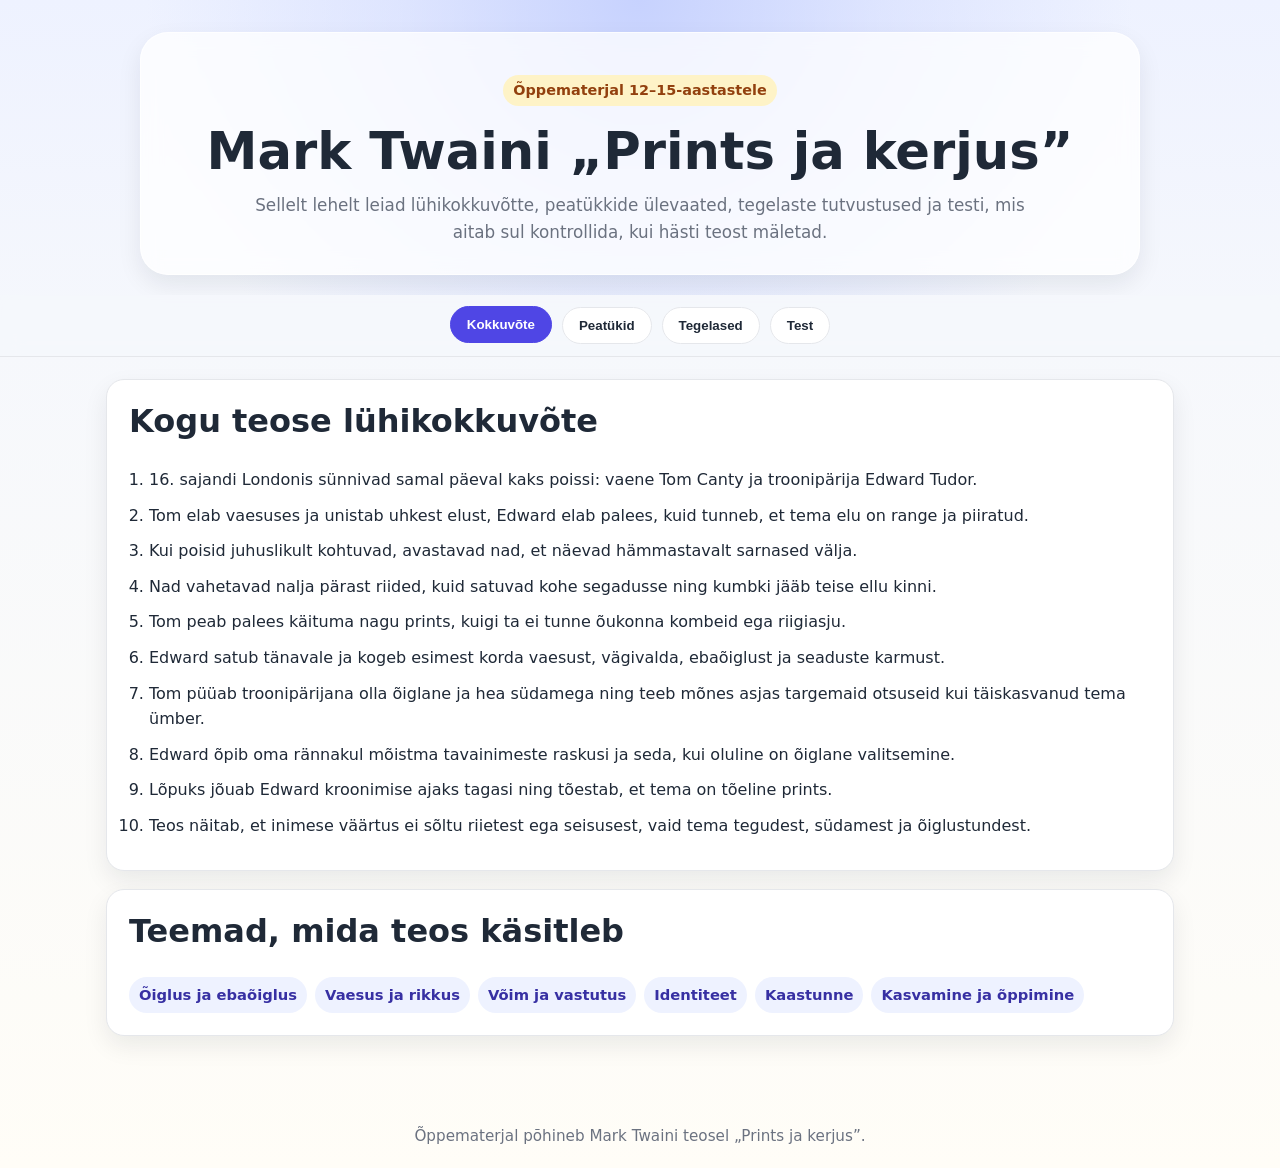
<file: prints-ja-kerjus/index.html>
<!DOCTYPE html>
<html lang="et">
<head>
  <meta charset="UTF-8" />
  <meta name="viewport" content="width=device-width, initial-scale=1.0" />
  <title>Prints ja kerjus – õppematerjal</title>
  <style>
    :root {
      --bg: #f6f8fc;
      --card: #ffffff;
      --text: #1f2937;
      --muted: #6b7280;
      --primary: #4f46e5;
      --primary-2: #6366f1;
      --accent: #f59e0b;
      --good: #15803d;
      --bad: #b91c1c;
      --border: #e5e7eb;
      --shadow: 0 10px 25px rgba(15, 23, 42, 0.08);
      --radius: 18px;
    }

    * { box-sizing: border-box; }

    body {
      margin: 0;
      font-family: Inter, system-ui, -apple-system, BlinkMacSystemFont, "Segoe UI", sans-serif;
      background: linear-gradient(180deg, #eef2ff 0%, var(--bg) 30%, #fffdf7 100%);
      color: var(--text);
      line-height: 1.6;
    }

    header {
      padding: 32px 20px 20px;
      text-align: center;
      background: radial-gradient(circle at top, #c7d2fe 0%, rgba(199,210,254,0.4) 35%, transparent 70%);
    }

    .hero {
      max-width: 1000px;
      margin: 0 auto;
      background: rgba(255,255,255,0.75);
      backdrop-filter: blur(10px);
      border: 1px solid rgba(255,255,255,0.7);
      border-radius: 28px;
      padding: 28px;
      box-shadow: var(--shadow);
    }

    h1, h2, h3 { line-height: 1.2; }
    h1 { margin: 0 0 10px; font-size: clamp(2rem, 4vw, 3.2rem); }
    h2 { margin-top: 0; font-size: clamp(1.4rem, 2.6vw, 2rem); }
    h3 { margin-top: 0; }

    .subtitle {
      margin: 0 auto;
      max-width: 800px;
      color: var(--muted);
      font-size: 1.05rem;
    }

    nav {
      position: sticky;
      top: 0;
      z-index: 10;
      background: rgba(246,248,252,0.9);
      backdrop-filter: blur(10px);
      border-bottom: 1px solid var(--border);
    }

    .nav-wrap {
      max-width: 1100px;
      margin: 0 auto;
      padding: 12px 16px;
      display: flex;
      gap: 10px;
      flex-wrap: wrap;
      justify-content: center;
    }

    .nav-btn {
      border: none;
      background: white;
      color: var(--text);
      padding: 10px 16px;
      border-radius: 999px;
      cursor: pointer;
      font-weight: 600;
      border: 1px solid var(--border);
      transition: 0.2s ease;
    }

    .nav-btn:hover,
    .nav-btn.active {
      background: var(--primary);
      color: white;
      transform: translateY(-1px);
      border-color: var(--primary);
    }

    main {
      max-width: 1100px;
      margin: 0 auto;
      padding: 22px 16px 50px;
    }

    .section {
      display: none;
      animation: fade 0.25s ease;
    }

    .section.active { display: block; }

    @keyframes fade {
      from { opacity: 0; transform: translateY(6px); }
      to { opacity: 1; transform: translateY(0); }
    }

    .card {
      background: var(--card);
      border: 1px solid var(--border);
      border-radius: var(--radius);
      padding: 22px;
      box-shadow: var(--shadow);
      margin-bottom: 18px;
    }

    .summary-list {
      padding-left: 20px;
      margin: 14px 0 0;
    }

    .summary-list li { margin-bottom: 10px; }

    .chapter-grid,
    .characters-grid {
      display: grid;
      grid-template-columns: repeat(auto-fit, minmax(260px, 1fr));
      gap: 16px;
    }

    .tag-list {
      display: flex;
      flex-wrap: wrap;
      gap: 8px;
      margin-top: 12px;
    }

    .tag {
      display: inline-block;
      padding: 6px 10px;
      border-radius: 999px;
      background: #eef2ff;
      color: #3730a3;
      font-size: 0.92rem;
      font-weight: 600;
    }

    details {
      border: 1px solid var(--border);
      border-radius: 16px;
      background: white;
      padding: 14px 16px;
      box-shadow: var(--shadow);
    }

    details + details { margin-top: 14px; }
    summary {
      cursor: pointer;
      font-weight: 700;
      font-size: 1.05rem;
    }

    .muted { color: var(--muted); }

    .character-card {
      position: relative;
      overflow: hidden;
    }

    .character-card::before {
      content: "";
      position: absolute;
      inset: 0 0 auto 0;
      height: 5px;
      background: linear-gradient(90deg, var(--primary), var(--accent));
    }

    .quiz-top {
      display: grid;
      grid-template-columns: repeat(auto-fit, minmax(180px, 1fr));
      gap: 12px;
      margin-bottom: 18px;
    }

    .stat {
      background: white;
      border: 1px solid var(--border);
      border-radius: 16px;
      padding: 14px;
      box-shadow: var(--shadow);
    }

    .stat strong {
      display: block;
      font-size: 1.4rem;
      color: var(--primary);
    }

    .progress-bar {
      height: 12px;
      background: #e5e7eb;
      border-radius: 999px;
      overflow: hidden;
      margin: 12px 0 18px;
    }

    .progress-fill {
      height: 100%;
      width: 0%;
      background: linear-gradient(90deg, var(--primary), var(--accent));
      transition: width 0.3s ease;
    }

    .answers {
      display: grid;
      gap: 10px;
      margin-top: 16px;
    }

    .answer-btn {
      text-align: left;
      width: 100%;
      padding: 14px 16px;
      border-radius: 14px;
      border: 1px solid var(--border);
      background: white;
      cursor: pointer;
      font-size: 1rem;
      transition: 0.2s ease;
    }

    .answer-btn:hover:not(:disabled) {
      border-color: var(--primary);
      transform: translateY(-1px);
    }

    .answer-btn.correct {
      background: #ecfdf5;
      border-color: #86efac;
      color: var(--good);
      font-weight: 700;
    }

    .answer-btn.wrong {
      background: #fef2f2;
      border-color: #fca5a5;
      color: var(--bad);
      font-weight: 700;
    }

    .feedback {
      margin-top: 16px;
      padding: 14px 16px;
      border-radius: 14px;
      font-weight: 600;
      display: none;
    }

    .feedback.good { display: block; background: #ecfdf5; color: var(--good); }
    .feedback.bad { display: block; background: #fef2f2; color: var(--bad); }

    .controls {
      display: flex;
      gap: 10px;
      flex-wrap: wrap;
      margin-top: 18px;
    }

    button.primary,
    button.secondary {
      border: none;
      border-radius: 14px;
      padding: 12px 16px;
      font-size: 1rem;
      font-weight: 700;
      cursor: pointer;
    }

    button.primary { background: var(--primary); color: white; }
    button.secondary { background: #e5e7eb; color: var(--text); }

    .results-list li { margin-bottom: 10px; }

    .pill {
      display: inline-block;
      padding: 4px 10px;
      border-radius: 999px;
      background: #fef3c7;
      color: #92400e;
      font-weight: 700;
      font-size: 0.9rem;
    }

    footer {
      text-align: center;
      padding: 20px;
      color: var(--muted);
      font-size: 0.95rem;
    }

    @media (max-width: 640px) {
      .hero { padding: 20px; }
      .card { padding: 18px; }
    }
  </style>
</head>
<body>
  <header>
    <div class="hero">
      <p class="pill">Õppematerjal 12–15-aastastele</p>
      <h1>Mark Twaini „Prints ja kerjus”</h1>
      <p class="subtitle">
        Sellelt lehelt leiad lühikokkuvõtte, peatükkide ülevaated, tegelaste tutvustused ja testi,
        mis aitab sul kontrollida, kui hästi teost mäletad.
      </p>
    </div>
  </header>

  <nav>
    <div class="nav-wrap">
      <button class="nav-btn active" data-target="kokkuvote">Kokkuvõte</button>
      <button class="nav-btn" data-target="peatykid">Peatükid</button>
      <button class="nav-btn" data-target="tegelased">Tegelased</button>
      <button class="nav-btn" data-target="test">Test</button>
    </div>
  </nav>

  <main>
    <section id="kokkuvote" class="section active">
      <div class="card">
        <h2>Kogu teose lühikokkuvõte</h2>
        <ol class="summary-list">
          <li>16. sajandi Londonis sünnivad samal päeval kaks poissi: vaene Tom Canty ja troonipärija Edward Tudor.</li>
          <li>Tom elab vaesuses ja unistab uhkest elust, Edward elab palees, kuid tunneb, et tema elu on range ja piiratud.</li>
          <li>Kui poisid juhuslikult kohtuvad, avastavad nad, et näevad hämmastavalt sarnased välja.</li>
          <li>Nad vahetavad nalja pärast riided, kuid satuvad kohe segadusse ning kumbki jääb teise ellu kinni.</li>
          <li>Tom peab palees käituma nagu prints, kuigi ta ei tunne õukonna kombeid ega riigiasju.</li>
          <li>Edward satub tänavale ja kogeb esimest korda vaesust, vägivalda, ebaõiglust ja seaduste karmust.</li>
          <li>Tom püüab troonipärijana olla õiglane ja hea südamega ning teeb mõnes asjas targemaid otsuseid kui täiskasvanud tema ümber.</li>
          <li>Edward õpib oma rännakul mõistma tavainimeste raskusi ja seda, kui oluline on õiglane valitsemine.</li>
          <li>Lõpuks jõuab Edward kroonimise ajaks tagasi ning tõestab, et tema on tõeline prints.</li>
          <li>Teos näitab, et inimese väärtus ei sõltu riietest ega seisusest, vaid tema tegudest, südamest ja õiglustundest.</li>
        </ol>
      </div>

      <div class="card">
        <h2>Teemad, mida teos käsitleb</h2>
        <div class="tag-list">
          <span class="tag">Õiglus ja ebaõiglus</span>
          <span class="tag">Vaesus ja rikkus</span>
          <span class="tag">Võim ja vastutus</span>
          <span class="tag">Identiteet</span>
          <span class="tag">Kaastunne</span>
          <span class="tag">Kasvamine ja õppimine</span>
        </div>
      </div>
    </section>

    <section id="peatykid" class="section">
      <div class="card">
        <h2>Peatükkide kokkuvõtted</h2>
        <p class="muted">Ava peatükk, et näha lühikokkuvõtet, tähtsamaid sündmusi ja olulisi tegelasi.</p>
      </div>

      <details>
        <summary>1. peatükk – Tomi sünd ja kodu</summary>
        <p><strong>Lühikokkuvõte:</strong> Tutvustatakse Tom Cantyt, vaest poissi Offali õuest. Tema pere on karm ja elu raske, kuid Tom armastab lugusid ning unistab paremast maailmast.</p>
        <p><strong>Olulisemad sündmused:</strong> Näidatakse Tomi kodu, vaesust ja seda, kuidas kujutlusvõime aitab tal raskusi taluda.</p>
        <p><strong>Tegelased:</strong> Tom Canty, John Canty, vanaema, isa Andrew.</p>
      </details>

      <details>
        <summary>2. peatükk – Edwardi sünd ja paleeelu</summary>
        <p><strong>Lühikokkuvõte:</strong> Tutvustatakse Walesi printsi Edward Tudorit. Ta elab rikkuses, kuid tema elu on väga range ja allub õukonna reeglitele.</p>
        <p><strong>Olulisemad sündmused:</strong> Näidatakse, et paleeelu on uhke, kuid mitte alati õnnelik.</p>
        <p><strong>Tegelased:</strong> Edward Tudor, kuninglik perekond, õukondlased.</p>
      </details>

      <details>
        <summary>3. peatükk – Tomi unistused</summary>
        <p><strong>Lühikokkuvõte:</strong> Tom kuulab lugusid ja mängib teiste lastega printsi. Tema huvi õukonnaelu vastu kasvab aina suuremaks.</p>
        <p><strong>Olulisemad sündmused:</strong> Tom kujutab ette, kuidas prints elab, ning otsustab paleed oma silmaga näha.</p>
        <p><strong>Tegelased:</strong> Tom Canty, isa Andrew, Tomi sõbrad.</p>
      </details>

      <details>
        <summary>4. peatükk – Kohtumine palee väravas</summary>
        <p><strong>Lühikokkuvõte:</strong> Tom hiilib palee juurde, kus valvur teda tõrjub. Edward märkab seda ja käsib Tomi enda juurde tuua.</p>
        <p><strong>Olulisemad sündmused:</strong> Tom ja Edward kohtuvad esimest korda; algab teose kõige tähtsam sündmusteahel.</p>
        <p><strong>Tegelased:</strong> Tom Canty, Edward Tudor, paleevalvur.</p>
      </details>

      <details>
        <summary>5. peatükk – Riiete vahetus</summary>
        <p><strong>Lühikokkuvõte:</strong> Poisid avastavad, et nad on väga sarnased, ning vahetavad nalja pärast riided. Edward läheb Tomi rõivastes korraks välja, kuid satub hätta.</p>
        <p><strong>Olulisemad sündmused:</strong> Riiete vahetus; Edward tõrjutakse paleest välja.</p>
        <p><strong>Tegelased:</strong> Tom Canty, Edward Tudor.</p>
      </details>

      <details>
        <summary>6. peatükk – Tom palees</summary>
        <p><strong>Lühikokkuvõte:</strong> Tom jääb paleesse lõksu. Kõik peavad teda printsiks, kuigi ta ei oska õukonnas õigesti käituda.</p>
        <p><strong>Olulisemad sündmused:</strong> Tom püüab segadust seletada, kuid teda ei usuta.</p>
        <p><strong>Tegelased:</strong> Tom Canty, õukondlased, printsessi Elizabeth ja Jane Grey.</p>
      </details>

      <details>
        <summary>7. peatükk – Edward tänaval</summary>
        <p><strong>Lühikokkuvõte:</strong> Edward kogeb tänavaelu julmust. Keegi ei usu, et ta on prints, ning teda koheldakse nagu tavalist vaest poissi.</p>
        <p><strong>Olulisemad sündmused:</strong> Edward saab tunda alandust, nälga ja ohtu.</p>
        <p><strong>Tegelased:</strong> Edward Tudor, linnarahvas, valvurid.</p>
      </details>

      <details>
        <summary>8. peatükk – Tom õpib valitsema</summary>
        <p><strong>Lühikokkuvõte:</strong> Tom hakkab palees uue olukorraga kohanema. Ta püüab teha otsuseid oma südametunnistuse järgi.</p>
        <p><strong>Olulisemad sündmused:</strong> Tom näeb, kui keeruline on võim, ning tunneb vastutust teiste ees.</p>
        <p><strong>Tegelased:</strong> Tom Canty, lord Hertford, teised nõunikud.</p>
      </details>

      <details>
        <summary>9. peatükk – Miles Hendon</summary>
        <p><strong>Lühikokkuvõte:</strong> Edward kohtub aadliku Miles Hendoniga, kellest saab tema ustav kaitsja. Miles ei tea algul, kas Edward räägib tõtt, kuid jääb talle siiski truuks.</p>
        <p><strong>Olulisemad sündmused:</strong> Algab sõprus, mis aitab Edwardil ellu jääda.</p>
        <p><strong>Tegelased:</strong> Edward Tudor, Miles Hendon.</p>
      </details>

      <details>
        <summary>10. peatükk – Rännaku raskused</summary>
        <p><strong>Lühikokkuvõte:</strong> Edward ja Miles liiguvad ringi ning satuvad mitmesse ohtlikku olukorda. Edward näeb, kuidas seadusi kasutatakse vahel ebaõiglaselt.</p>
        <p><strong>Olulisemad sündmused:</strong> Kohtumised vaeste, petturite ja karmide võimuesindajatega.</p>
        <p><strong>Tegelased:</strong> Edward Tudor, Miles Hendon, erinevad teekonnal kohatud inimesed.</p>
      </details>

      <details>
        <summary>11. peatükk – Tom troonipärijana</summary>
        <p><strong>Lühikokkuvõte:</strong> Tom peab osalema üha tähtsamates õukonnaasjades. Tema lihtne õiglustunne paneb teda mõtlema vaeste ja karistatud inimeste peale.</p>
        <p><strong>Olulisemad sündmused:</strong> Tom teeb kaastundlikke otsuseid ja võidab mõne inimese poolehoiu.</p>
        <p><strong>Tegelased:</strong> Tom Canty, kuninglikud nõuandjad, õukondlased.</p>
      </details>

      <details>
        <summary>12. peatükk – Kuninga surm</summary>
        <p><strong>Lühikokkuvõte:</strong> Henry VIII sureb ning Tomi peetakse nüüd uueks kuningaks. Segadus muutub veelgi suuremaks ja ohtlikumaks.</p>
        <p><strong>Olulisemad sündmused:</strong> Troonivahetus; Tom satub veel suurema surve alla.</p>
        <p><strong>Tegelased:</strong> Tom Canty, Henry VIII, õukondlased.</p>
      </details>

      <details>
        <summary>13. peatükk – Edwardi katsumused</summary>
        <p><strong>Lühikokkuvõte:</strong> Edward peab pidevalt tõestama, kes ta on. Selle asemel peavad inimesed teda hulluks või valetajaks.</p>
        <p><strong>Olulisemad sündmused:</strong> Edward kogeb vangistust, ohtu ja ühiskonna julmust.</p>
        <p><strong>Tegelased:</strong> Edward Tudor, Miles Hendon, kohtunikud, sõdurid.</p>
      </details>

      <details>
        <summary>14. peatükk – Hendoni kodu ja reetmine</summary>
        <p><strong>Lühikokkuvõte:</strong> Miles viib Edwardi oma kodukohta, kuid seal selgub, et Milesi õigused on ära võetud ning tema vend on ta reetnud.</p>
        <p><strong>Olulisemad sündmused:</strong> Miles satub ohtu; Edward näeb, kuidas ka aadlikud võivad kannatada ebaõigluse all.</p>
        <p><strong>Tegelased:</strong> Miles Hendon, Hugh Hendon, Edith, Edward Tudor.</p>
      </details>

      <details>
        <summary>15. peatükk – Kroonimine ja tõe selgumine</summary>
        <p><strong>Lühikokkuvõte:</strong> Kroonimise ajal ilmub Edward välja ja nõuab oma kohta tagasi. Ta suudab lõpuks tõestada, et on tõeline prints.</p>
        <p><strong>Olulisemad sündmused:</strong> Suur lahendus; troon läheb õigesse kätte.</p>
        <p><strong>Tegelased:</strong> Edward Tudor, Tom Canty, õukondlased.</p>
      </details>

      <details>
        <summary>16. peatükk – Lõpp ja muutused</summary>
        <p><strong>Lühikokkuvõte:</strong> Edward saab kuningaks ja ei unusta seda, mida ta rahva seas õppis. Tomi ja Milesi ustavust tunnustatakse.</p>
        <p><strong>Olulisemad sündmused:</strong> Edward valitseb õiglasemalt; Tom saab austuse ning Miles saab tasu oma ustavuse eest.</p>
        <p><strong>Tegelased:</strong> Edward VI, Tom Canty, Miles Hendon.</p>
      </details>
    </section>

    <section id="tegelased" class="section">
      <div class="card">
        <h2>Olulised tegelased</h2>
        <p class="muted">Siin on teose tähtsamad tegelased koos lühikese iseloomustusega.</p>
      </div>

      <div class="characters-grid">
        <div class="card character-card">
          <h3>Tom Canty</h3>
          <p>Vaene, kuid nutikas ja hea südamega poiss, kes unistab paremast elust. Paleesse sattudes püüab ta olla õiglane ja hooliv.</p>
        </div>

        <div class="card character-card">
          <h3>Edward Tudor / Edward VI</h3>
          <p>Walesi prints, kellest saab hiljem kuningas. Tänavale sattudes õpib ta mõistma vaeste inimeste elu ja muutub targemaks valitsejaks.</p>
        </div>

        <div class="card character-card">
          <h3>Miles Hendon</h3>
          <p>Aadlimees, kes kaitseb Edwardit tema raskel teekonnal. Ta on julge, lojaalne ja õiglane.</p>
        </div>

        <div class="card character-card">
          <h3>John Canty</h3>
          <p>Tomi isa. Karm ja vägivaldne mees, kes näitab, kui raske on Tomi kodune elu.</p>
        </div>

        <div class="card character-card">
          <h3>Tomi vanaema</h3>
          <p>Julm ja kuri vanaeit, kes muudab Tomi koduse elu veel raskemaks. Esindab vaesuse ja hoolimatuse karmimat külge.</p>
        </div>

        <div class="card character-card">
          <h3>Isa Andrew</h3>
          <p>Heasüdamlik preester, kes õpetab Tomile lugemist ja räägib talle huvitavaid lugusid. Tema aitab Tomi kujutlusvõimet arendada.</p>
        </div>

        <div class="card character-card">
          <h3>Henry VIII</h3>
          <p>Edwardi isa, Inglismaa kuningas. Ta on võimas valitseja, kelle surm muudab olukorra eriti pingeliseks.</p>
        </div>

        <div class="card character-card">
          <h3>Printsess Elizabeth</h3>
          <p>Tark ja tähelepanelik kuningliku pere liige. Ta märkab palees toimuvat ja aitab luua pilti õukonnaelust.</p>
        </div>

        <div class="card character-card">
          <h3>Jane Grey</h3>
          <p>Tagasihoidlik ja viisakas noor neiu õukonnas. Ta suhtleb Tomiga ja näitab palee kombekat maailma.</p>
        </div>

        <div class="card character-card">
          <h3>Hugh Hendon</h3>
          <p>Miles Hendoni vend, kes on omakasupüüdlik ja ebaaus. Tema kaudu näidatakse reetmist ja ahnust.</p>
        </div>

        <div class="card character-card">
          <h3>Edith</h3>
          <p>Milesiga seotud naine, kelle elu mõjutab Hugh kurjus. Tema tegelaskuju rõhutab ebaõigluse mõju ka aadlike hulgas.</p>
        </div>

        <div class="card character-card">
          <h3>Õukondlased ja rahvas</h3>
          <p>Nad ei ole üksikud peategelased, kuid aitavad näidata, kui erinevad on palee ja tänava maailm ning kuidas välimus mõjutab inimeste hinnanguid.</p>
        </div>
      </div>
    </section>

    <section id="test" class="section">
      <div class="card">
        <h2>Valikvastustega test</h2>
        <p class="muted">Igal küsimusel on 5 vastusevarianti. Süsteem jätab meelde küsimused, millele vastasid valesti.</p>
      </div>

      <div class="quiz-top">
        <div class="stat"><strong id="score">0</strong>Punktid</div>
        <div class="stat"><strong id="q-number">1 / 10</strong>Küsimus</div>
        <div class="stat"><strong id="mistakes">0</strong>Valesti vastatud</div>
      </div>

      <div class="card">
        <div class="progress-bar"><div class="progress-fill" id="progress-fill"></div></div>
        <h3 id="question">Laen küsimust...</h3>
        <div id="answers" class="answers"></div>
        <div id="feedback" class="feedback"></div>
        <div class="controls">
          <button id="next-btn" class="primary" disabled>Järgmine küsimus</button>
          <button id="restart-btn" class="secondary">Alusta test uuesti</button>
        </div>
      </div>

      <div class="card" id="results-card" style="display:none;">
        <h3>Testi kokkuvõte</h3>
        <p id="final-result"></p>
        <div id="retry-topics"></div>
      </div>
    </section>
  </main>

  <footer>
    Õppematerjal põhineb Mark Twaini teosel „Prints ja kerjus”.
  </footer>

  <script>
    // Lihtne navigeerimine sektsioonide vahel
    const navButtons = document.querySelectorAll('.nav-btn');
    const sections = document.querySelectorAll('.section');

    navButtons.forEach(button => {
      button.addEventListener('click', () => {
        navButtons.forEach(btn => btn.classList.remove('active'));
        sections.forEach(section => section.classList.remove('active'));
        button.classList.add('active');
        document.getElementById(button.dataset.target).classList.add('active');
        window.scrollTo({ top: 0, behavior: 'smooth' });
      });
    });

    // Küsimustiku andmed
    const quizData = [
      {
        question: 'Kes on teose kaks poissi, kes omavahel kohad vahetavad?',
        options: ['Tom Canty ja Edward Tudor', 'Miles Hendon ja Hugh Hendon', 'Edward Tudor ja Henry VIII', 'Tom Canty ja Miles Hendon', 'John Canty ja Edward Tudor'],
        correct: 0
      },
      {
        question: 'Miks satub Edward tänavale?',
        options: ['Ta põgeneb sõtta', 'Ta vahetab Tomiga riided ja tõrjutakse paleest välja', 'Ta eksib jahil ära', 'Ta tahab salaja kooli minna', 'Ta saadetakse karistuseks minema'],
        correct: 1
      },
      {
        question: 'Millisest kohast on pärit Tom Canty?',
        options: ['Westminsteri paleest', 'Londoni sadamast', 'Offali õuest', 'Hendoni lossist', 'Oxfordi koolist'],
        correct: 2
      },
      {
        question: 'Kes aitab Edwardit tema rännakul kõige rohkem?',
        options: ['John Canty', 'Isa Andrew', 'Hugh Hendon', 'Miles Hendon', 'Printsess Elizabeth'],
        correct: 3
      },
      {
        question: 'Mida õpib Edward tavarahva seas elades?',
        options: ['Kuidas mõõgaga võidelda', 'Kuidas saada kaupmeheks', 'Et vaeste elu on sageli raske ja ebaõiglane', 'Et palee on igav', 'Et Tom tahab kuningaks jääda'],
        correct: 2
      },
      {
        question: 'Milline iseloomujoon aitab Tomil palees hakkama saada?',
        options: ['Uhkus', 'Julmus', 'Kaval valetamine', 'Heatahtlikkus ja õiglustunne', 'Täielik ükskõiksus'],
        correct: 3
      },
      {
        question: 'Kes on Henry VIII?',
        options: ['Tomi õpetaja', 'Edwardi isa ja Inglismaa kuningas', 'Milesi vend', 'Palee valvur', 'Kohtunik Londonis'],
        correct: 1
      },
      {
        question: 'Mis on teose üks peamisi sõnumeid?',
        options: ['Ainult rikkad on targad', 'Riided muudavad inimese väärtuslikuks', 'Inimese väärtus ei sõltu seisusest ega välimusest', 'Tõeline võim tuleb vägivallast', 'Lapsed ei tohiks unistada'],
        correct: 2
      },
      {
        question: 'Millal selgub lõplikult, kes on tõeline prints?',
        options: ['Turul kakluse ajal', 'Koolitunnis', 'Kuninga surivoodil', 'Kroonimise ajal', 'Milesi kodus'],
        correct: 3
      },
      {
        question: 'Mida tehakse valesti vastatud küsimustega?',
        options: ['Need kustutatakse kohe', 'Neid ei näidata enam kunagi', 'Need salvestatakse, et kasutaja saaks neid hiljem korrata', 'Neid saadetakse õpetajale', 'Need asendatakse uute küsimustega'],
        correct: 2
      }
    ];

    let currentQuestion = 0;
    let score = 0;
    let wrongQuestions = [];
    let answered = false;

    const scoreEl = document.getElementById('score');
    const qNumberEl = document.getElementById('q-number');
    const mistakesEl = document.getElementById('mistakes');
    const questionEl = document.getElementById('question');
    const answersEl = document.getElementById('answers');
    const feedbackEl = document.getElementById('feedback');
    const nextBtn = document.getElementById('next-btn');
    const restartBtn = document.getElementById('restart-btn');
    const progressFill = document.getElementById('progress-fill');
    const resultsCard = document.getElementById('results-card');
    const finalResult = document.getElementById('final-result');
    const retryTopics = document.getElementById('retry-topics');

    function renderQuestion() {
      const item = quizData[currentQuestion];
      answered = false;
      nextBtn.disabled = true;
      feedbackEl.className = 'feedback';
      feedbackEl.style.display = 'none';
      feedbackEl.textContent = '';

      questionEl.textContent = item.question;
      qNumberEl.textContent = `${currentQuestion + 1} / ${quizData.length}`;
      scoreEl.textContent = score;
      mistakesEl.textContent = wrongQuestions.length;
      progressFill.style.width = `${(currentQuestion / quizData.length) * 100}%`;

      answersEl.innerHTML = '';
      item.options.forEach((option, index) => {
        const btn = document.createElement('button');
        btn.className = 'answer-btn';
        btn.textContent = option;
        btn.addEventListener('click', () => selectAnswer(index, btn));
        answersEl.appendChild(btn);
      });
    }

    function selectAnswer(index, selectedBtn) {
      if (answered) return;
      answered = true;
      const item = quizData[currentQuestion];
      const allButtons = document.querySelectorAll('.answer-btn');

      allButtons.forEach((btn, btnIndex) => {
        btn.disabled = true;
        if (btnIndex === item.correct) btn.classList.add('correct');
      });

      if (index === item.correct) {
        score++;
        feedbackEl.textContent = 'Õige vastus. Tubli!';
        feedbackEl.className = 'feedback good';
      } else {
        selectedBtn.classList.add('wrong');
        feedbackEl.textContent = `Vale vastus. Õige vastus on: ${item.options[item.correct]}.`;
        feedbackEl.className = 'feedback bad';

        if (!wrongQuestions.some(q => q.question === item.question)) {
          wrongQuestions.push(item);
        }
      }

      scoreEl.textContent = score;
      mistakesEl.textContent = wrongQuestions.length;
      nextBtn.disabled = false;
    }

    function showResults() {
      questionEl.textContent = 'Test on lõpetatud.';
      answersEl.innerHTML = '';
      feedbackEl.style.display = 'none';
      nextBtn.disabled = true;
      progressFill.style.width = '100%';
      qNumberEl.textContent = `${quizData.length} / ${quizData.length}`;
      resultsCard.style.display = 'block';

      finalResult.textContent = `Said ${score} punkti ${quizData.length}-st.`;

      if (wrongQuestions.length === 0) {
        retryTopics.innerHTML = '<p><strong>Väga hea tulemus.</strong> Vastasin kõikidele küsimustele õigesti.</p>';
      } else {
        const items = wrongQuestions.map(q => `<li><strong>${q.question}</strong><br><span class="muted">Korda seda teemat uuesti.</span></li>`).join('');
        retryTopics.innerHTML = `
          <p><strong>Küsimused, mida tasub uuesti üle vaadata:</strong></p>
          <ol class="results-list">${items}</ol>
        `;
      }
    }

    nextBtn.addEventListener('click', () => {
      currentQuestion++;
      if (currentQuestion < quizData.length) {
        renderQuestion();
      } else {
        showResults();
      }
    });

    restartBtn.addEventListener('click', () => {
      currentQuestion = 0;
      score = 0;
      wrongQuestions = [];
      resultsCard.style.display = 'none';
      renderQuestion();
    });

    renderQuestion();
  </script>
</body>
</html>
</file>
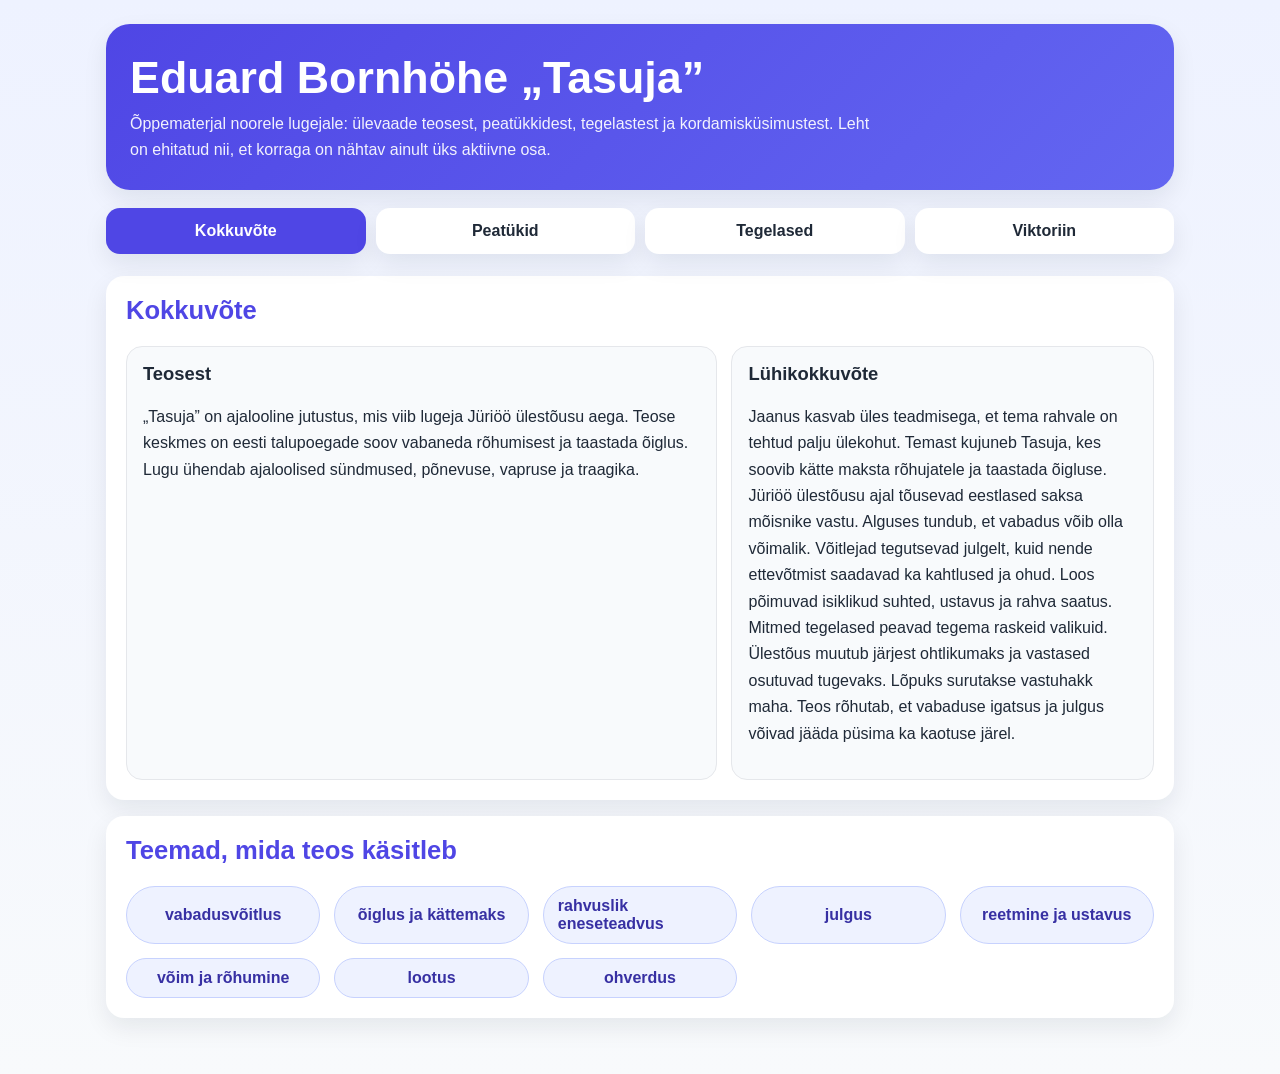
<file: tasuja/index.html>
<!DOCTYPE html>
<html lang="et">
<head>
  <meta charset="UTF-8" />
  <meta name="viewport" content="width=device-width, initial-scale=1.0" />
  <title>Tasuja – õppematerjal</title>
  <style>
    :root {
      --bg: #f6f8fc;
      --card: #ffffff;
      --text: #1f2937;
      --muted: #6b7280;
      --primary: #4f46e5;
      --primary-2: #6366f1;
      --accent: #f59e0b;
      --line: #e5e7eb;
      --soft: #eef2ff;
      --soft-2: #fff7ed;
      --shadow: 0 10px 24px rgba(15, 23, 42, 0.08);
      --radius: 18px;
    }

    * { box-sizing: border-box; }

    body {
      margin: 0;
      font-family: Inter, Arial, sans-serif;
      background: linear-gradient(180deg, #eef2ff 0%, #f8fafc 100%);
      color: var(--text);
    }

    .container {
      max-width: 1100px;
      margin: 0 auto;
      padding: 24px 16px 40px;
    }

    .hero {
      background: linear-gradient(135deg, var(--primary), var(--primary-2));
      color: white;
      padding: 28px 24px;
      border-radius: 24px;
      box-shadow: var(--shadow);
      margin-bottom: 18px;
    }

    .hero h1 {
      margin: 0 0 8px;
      font-size: clamp(2rem, 4vw, 2.8rem);
    }

    .hero p {
      margin: 0;
      max-width: 760px;
      line-height: 1.6;
      color: rgba(255,255,255,0.92);
    }

    .tabs {
      display: grid;
      grid-template-columns: repeat(4, minmax(0, 1fr));
      gap: 10px;
      margin: 18px 0 22px;
    }

    .tab-btn {
      border: none;
      background: white;
      color: var(--text);
      padding: 14px 12px;
      border-radius: 14px;
      font-size: 1rem;
      font-weight: 700;
      cursor: pointer;
      box-shadow: var(--shadow);
      transition: transform 0.15s ease, background 0.2s ease, color 0.2s ease;
    }

    .tab-btn:hover { transform: translateY(-1px); }

    .tab-btn.active {
      background: var(--primary);
      color: white;
    }

    .panel { display: none; }
    .panel.active { display: block; }

    .card {
      background: var(--card);
      border-radius: var(--radius);
      box-shadow: var(--shadow);
      padding: 20px;
      margin-bottom: 16px;
    }

    h2 {
      margin-top: 0;
      color: var(--primary);
      font-size: 1.6rem;
    }

    h3 {
      margin-top: 0;
      font-size: 1.15rem;
    }

    p, li {
      line-height: 1.65;
      font-size: 1rem;
    }

    .summary-grid,
    .characters-grid,
    .themes-grid {
      display: grid;
      gap: 14px;
    }

    .summary-grid { grid-template-columns: 1.4fr 1fr; }
    .characters-grid { grid-template-columns: repeat(auto-fit, minmax(220px, 1fr)); }
    .themes-grid { grid-template-columns: repeat(auto-fit, minmax(160px, 1fr)); }

    .mini-card {
      background: #f8fafc;
      border: 1px solid var(--line);
      border-radius: 16px;
      padding: 16px;
    }

    .tag {
      display: inline-flex;
      align-items: center;
      justify-content: center;
      padding: 10px 14px;
      border-radius: 999px;
      background: var(--soft);
      border: 1px solid #c7d2fe;
      font-weight: 700;
      color: #3730a3;
    }

    .chapter-item {
      border: 1px solid var(--line);
      border-radius: 16px;
      background: #fcfcff;
      overflow: hidden;
      margin-bottom: 12px;
    }

    .chapter-toggle {
      width: 100%;
      border: none;
      background: transparent;
      padding: 16px 18px;
      display: flex;
      align-items: center;
      justify-content: space-between;
      gap: 16px;
      cursor: pointer;
      text-align: left;
      font: inherit;
    }

    .chapter-toggle:hover {
      background: #f8faff;
    }

    .chapter-title-wrap {
      display: flex;
      flex-direction: column;
      gap: 4px;
    }

    .chapter-label {
      font-weight: 800;
      color: var(--text);
    }

    .chapter-sub {
      color: var(--muted);
      font-size: 0.95rem;
    }

    .arrow {
      width: 18px;
      height: 18px;
      border-right: 3px solid var(--primary);
      border-bottom: 3px solid var(--primary);
      transform: rotate(45deg);
      transition: transform 0.2s ease;
      flex: 0 0 auto;
      margin-right: 4px;
    }

    .chapter-item.open .arrow {
      transform: rotate(225deg);
      margin-top: 8px;
    }

    .chapter-content {
      display: none;
      padding: 0 18px 18px;
      border-top: 1px solid var(--line);
      background: white;
    }

    .chapter-item.open .chapter-content { display: block; }

    .list-title {
      font-weight: 800;
      margin: 14px 0 6px;
      color: #111827;
    }

    .character-card {
      background: white;
      border: 1px solid var(--line);
      border-radius: 16px;
      padding: 16px;
    }

    .character-card h3 { color: var(--primary); }

    .quiz-start {
      display: inline-block;
      border: none;
      background: linear-gradient(135deg, var(--accent), #fb923c);
      color: white;
      padding: 12px 18px;
      border-radius: 12px;
      font-weight: 800;
      cursor: pointer;
    }

    .quiz-box {
      margin-top: 18px;
      border: 1px solid var(--line);
      border-radius: 18px;
      padding: 18px;
      background: #fcfcff;
    }

    .progress {
      margin-bottom: 12px;
      color: var(--muted);
      font-weight: 700;
    }

    .question {
      font-size: 1.1rem;
      font-weight: 800;
      margin-bottom: 14px;
    }

    .option {
      display: block;
      width: 100%;
      text-align: left;
      margin: 8px 0;
      padding: 12px 14px;
      border-radius: 12px;
      border: 1px solid #c7d2fe;
      background: var(--soft);
      cursor: pointer;
      font: inherit;
      transition: transform 0.12s ease, background 0.2s ease, border-color 0.2s ease;
    }

    .option:hover {
      transform: translateY(-1px);
      border-color: var(--primary);
    }

    .feedback {
      margin-top: 12px;
      font-weight: 700;
    }

    .feedback.good { color: #166534; }
    .feedback.bad { color: #b91c1c; }

    .secondary-btn {
      border: none;
      background: var(--primary);
      color: white;
      padding: 10px 14px;
      border-radius: 12px;
      cursor: pointer;
      font-weight: 700;
      margin-top: 14px;
      margin-right: 8px;
    }

    .wrong-list li { margin-bottom: 6px; }

    @media (max-width: 820px) {
      .tabs { grid-template-columns: repeat(2, minmax(0, 1fr)); }
      .summary-grid { grid-template-columns: 1fr; }
    }

    @media (max-width: 560px) {
      .tabs { grid-template-columns: 1fr; }
      .container { padding: 16px 12px 28px; }
      .hero { padding: 22px 18px; }
      .card { padding: 16px; }
    }
  </style>
</head>
<body>
  <div class="container">
    <section class="hero">
      <h1>Eduard Bornhöhe „Tasuja”</h1>
      <p>Õppematerjal noorele lugejale: ülevaade teosest, peatükkidest, tegelastest ja kordamisküsimustest. Leht on ehitatud nii, et korraga on nähtav ainult üks aktiivne osa.</p>
    </section>

    <nav class="tabs" aria-label="Sisu plokid">
      <button class="tab-btn active" data-target="kokkuvote">Kokkuvõte</button>
      <button class="tab-btn" data-target="peatykid">Peatükid</button>
      <button class="tab-btn" data-target="tegelased">Tegelased</button>
      <button class="tab-btn" data-target="viktoriin">Viktoriin</button>
    </nav>

    <section id="kokkuvote" class="panel active">
      <div class="card">
        <h2>Kokkuvõte</h2>
        <div class="summary-grid">
          <div class="mini-card">
            <h3>Teosest</h3>
            <p>„Tasuja” on ajalooline jutustus, mis viib lugeja Jüriöö ülestõusu aega. Teose keskmes on eesti talupoegade soov vabaneda rõhumisest ja taastada õiglus. Lugu ühendab ajaloolised sündmused, põnevuse, vapruse ja traagika.</p>
          </div>
          <div class="mini-card">
            <h3>Lühikokkuvõte</h3>
            <p>Jaanus kasvab üles teadmisega, et tema rahvale on tehtud palju ülekohut. Temast kujuneb Tasuja, kes soovib kätte maksta rõhujatele ja taastada õigluse. Jüriöö ülestõusu ajal tõusevad eestlased saksa mõisnike vastu. Alguses tundub, et vabadus võib olla võimalik. Võitlejad tegutsevad julgelt, kuid nende ettevõtmist saadavad ka kahtlused ja ohud. Loos põimuvad isiklikud suhted, ustavus ja rahva saatus. Mitmed tegelased peavad tegema raskeid valikuid. Ülestõus muutub järjest ohtlikumaks ja vastased osutuvad tugevaks. Lõpuks surutakse vastuhakk maha. Teos rõhutab, et vabaduse igatsus ja julgus võivad jääda püsima ka kaotuse järel.</p>
          </div>
        </div>
      </div>

      <div class="card">
        <h2>Teemad, mida teos käsitleb</h2>
        <div class="themes-grid">
          <div class="tag">vabadusvõitlus</div>
          <div class="tag">õiglus ja kättemaks</div>
          <div class="tag">rahvuslik eneseteadvus</div>
          <div class="tag">julgus</div>
          <div class="tag">reetmine ja ustavus</div>
          <div class="tag">võim ja rõhumine</div>
          <div class="tag">lootus</div>
          <div class="tag">ohverdus</div>
        </div>
      </div>
    </section>

    <section id="peatykid" class="panel">
      <div class="card">
        <h2>Peatükid</h2>
        <p>Iga peatüki juures saad kokkuvõtte avada noolekese abil. Korraga võib lahti teha mitu peatükki.</p>
        <div id="chapters"></div>
      </div>
    </section>

    <section id="tegelased" class="panel">
      <div class="card">
        <h2>Olulisemad tegelased</h2>
        <div class="characters-grid" id="characters"></div>
      </div>
    </section>

    <section id="viktoriin" class="panel">
      <div class="card">
        <h2>Viktoriin</h2>
        <p>Vali vastus. Vale vastusega küsimused jäetakse meelde ja neid saab lõpus uuesti harjutada.</p>
        <button class="quiz-start" id="startQuizBtn">Alusta testi</button>
        <div id="quizArea"></div>
      </div>
    </section>
  </div>

  <script>
    const chapters = [
      {
        title: '1. peatükk',
        summary: 'Lugeja viiakse ajaloolisse aega, kus eestlaste elu on raske ja allasurutud. Tutvustatakse pingeid saksa mõisnike ja maarahva vahel.',
        events: ['Ajastu ja olustiku tutvustus', 'Rõhutud rahva olukorra näitamine'],
        characters: ['Jaanus', 'saksa mõisnikud']
      },
      {
        title: '2. peatükk',
        summary: 'Jaanuse taust ja iseloom hakkavad avanema. Selgub, et temas on tavalisest rohkem julgust ja rahulolematust ebaõigluse suhtes.',
        events: ['Jaanuse iseloomu kujunemine', 'Pingete kasvamine'],
        characters: ['Jaanus']
      },
      {
        title: '3. peatükk',
        summary: 'Jaanus puutub lähemalt kokku ülekohtuga, mis süvendab temas soovi tegutseda. Võitluse mõte muutub tema jaoks isiklikuks.',
        events: ['Ebaõigluse kogemine', 'Kättemaksusoovi tugevnemine'],
        characters: ['Jaanus', 'mõisavalitsejad']
      },
      {
        title: '4. peatükk',
        summary: 'Lugu liigub suurema vastuhaku ettevalmistamise suunas. Rahva seas levivad lootus ja ärevus.',
        events: ['Vastuhaku mõtte levik', 'Rahva meeleolu pingestumine'],
        characters: ['Jaanus', 'talupojad']
      },
      {
        title: '5. peatükk',
        summary: 'Jaanusest kujuneb järjest selgemalt Tasuja kuju. Tema nimi ja teod hakkavad kandma sümboolset tähendust.',
        events: ['Tasuja kuvandi tekkimine', 'Julguse ja juhirolli kasv'],
        characters: ['Jaanus ehk Tasuja']
      },
      {
        title: '6. peatükk',
        summary: 'Ülestõusule eelnev pinge kasvab. Tegelased peavad otsustama, kas riskida või jääda kõrvale.',
        events: ['Otsuste tegemine', 'Hirmu ja lootuse vastasseis'],
        characters: ['Jaanus', 'rahva juhid']
      },
      {
        title: '7. peatükk',
        summary: 'Vastuhakk algab. Sündmused muutuvad kiireks ja ohtlikuks.',
        events: ['Ülestõusu algus', 'Esimesed kokkupõrked'],
        characters: ['Tasuja', 'ülestõusjad', 'mõisnikud']
      },
      {
        title: '8. peatükk',
        summary: 'Alguses saadavad vastuhakku mõningad õnnestumised. Rahva seas tekib tunne, et muutus on võimalik.',
        events: ['Esimesed edusammud', 'Lootuse kasv'],
        characters: ['Tasuja', 'ülestõusjad']
      },
      {
        title: '9. peatükk',
        summary: 'Sõjaline ja moraalne pinge suureneb. Kõik ei ole enam kindlad, et ettevõtmine lõpeb hästi.',
        events: ['Kahtluste tekkimine', 'Vastaste surve suurenemine'],
        characters: ['Tasuja', 'rahvas']
      },
      {
        title: '10. peatükk',
        summary: 'Loo isiklik mõõde muutub nähtavamaks. Suhted ja lojaalsus mõjutavad otsuseid.',
        events: ['Isiklike suhete tähtsus', 'Ustavuse proovilepanek'],
        characters: ['Tasuja', 'Emand']
      },
      {
        title: '11. peatükk',
        summary: 'Vastased koguvad jõudu ja olukord pöördub eestlaste jaoks raskemaks. Vabadus ei näi enam nii lähedal.',
        events: ['Vastaste vasturünnak', 'Olukorra halvenemine'],
        characters: ['saksa sõjajõud', 'ülestõusjad']
      },
      {
        title: '12. peatükk',
        summary: 'Tekivad kaotused ja pettumused. Tegelaste vaprus pannakse tõsiselt proovile.',
        events: ['Kaotused', 'Lootuse nõrgenemine'],
        characters: ['Tasuja', 'ülestõusjad']
      },
      {
        title: '13. peatükk',
        summary: 'Pinged jõuavad haripunkti. Lahingu- ja otsusemomendid määravad edasise saatuse.',
        events: ['Haripunkti lähenemine', 'Saatust määravad valikud'],
        characters: ['Tasuja', 'rahva juhid']
      },
      {
        title: '14. peatükk',
        summary: 'Ülestõusu kokkuvarisemine muutub tõenäoliseks. Vastased saavutavad ülekaalu.',
        events: ['Taganemine või murdumine', 'Vastaste ülekaal'],
        characters: ['ülestõusjad', 'mõisnikud']
      },
      {
        title: '15. peatükk',
        summary: 'Teose traagiline mõõde tuleb selgelt esile. Võitlus ei anna soovitud tulemust, kuid selle mõte ei kao.',
        events: ['Lõpliku kaotuse lähenemine', 'Võitluse tähenduse säilimine'],
        characters: ['Tasuja']
      },
      {
        title: '16. peatükk',
        summary: 'Lõpus jääb kõlama mõte, et rahva vabaduseigatsust ei saa täielikult hävitada. Tasuja kuju jääb sümboliseerima vastupanu ja õiglust.',
        events: ['Teose lõpetus', 'Sümboolse tähenduse kinnistumine'],
        characters: ['Tasuja', 'eesti rahvas']
      }
    ];

    const characters = [
      {
        name: 'Jaanus ehk Tasuja',
        desc: 'Peategelane, kellest kujuneb õiglust otsiv ja vapralt tegutsev vastuhakujuht. Tema kaudu rõhutatakse julgust, viha ülekohtu vastu ja soovi oma rahvast kaitsta.'
      },
      {
        name: 'Emand',
        desc: 'Oluline kõrvaltegelane, kelle kaudu lisandub loosse isiklikke suhteid, tundeid ja sisemisi pingeid. Ta aitab näidata, et ajalooliste sündmuste kõrval mõjutavad tegelasi ka inimlikud valikud.'
      },
      {
        name: 'Saksa mõisnikud',
        desc: 'Rõhuva võimu esindajad, kelle tegevus sümboliseerib ebaõiglust ja alandamist. Nende kaudu muutub vastuhakk loo keskseks konfliktiks.'
      },
      {
        name: 'Talupojad ja ülestõusjad',
        desc: 'Rahva ühine jõud, kelle lootus paremast tulevikust käivitab suure vastuhaku. Nad näitavad, kui oluline on ühtehoidmine ja julgus.'
      },
      {
        name: 'Rahva juhid ja toetajad',
        desc: 'Kõrvaltegelased, kes aitavad ülestõusu korraldada ja suunata. Nende roll rõhutab, et suurte muutuste taga on koostöö, mitte ainult üks kangelane.'
      }
    ];

    const allQuestions = [
      {
        q: 'Kes on teose peategelane?',
        options: ['Jaanus ehk Tasuja', 'Mölder', 'Kuningas', 'Õpetaja', 'Kaupmees'],
        a: 0
      },
      {
        q: 'Millise ajaloolise sündmusega on teos seotud?',
        options: ['Mahtra sõjaga', 'Jüriöö ülestõusuga', 'Vabadussõjaga', 'Liivi sõjaga', 'Põhjasõjaga'],
        a: 1
      },
      {
        q: 'Mis on teoses üks peamisi teemasid?',
        options: ['Kosmoselend', 'Vabadusvõitlus', 'Naljamäng', 'Spordivõistlus', 'Leiutamine'],
        a: 1
      },
      {
        q: 'Mille vastu astuvad ülestõusjad välja?',
        options: ['Mere vastu', 'Haiguse vastu', 'Rõhumise vastu', 'Talve vastu', 'Metsatulekahju vastu'],
        a: 2
      },
      {
        q: 'Milline omadus iseloomustab Tasujat kõige paremini?',
        options: ['Laiskus', 'Argus', 'Julgus', 'Ükskõiksus', 'Hajameelsus'],
        a: 2
      },
      {
        q: 'Kuidas lõpeb ülestõus teoses?',
        options: ['Täieliku võiduga', 'Pidustustega', 'Maha surumisega', 'Pulmadega', 'Rahulepinguga'],
        a: 2
      },
      {
        q: 'Mida sümboliseerib Tasuja kuju?',
        options: ['Vastupanu ja õiglust', 'Mugavust', 'Rikkust', 'Vaikust', 'Juhuslikkust'],
        a: 0
      },
      {
        q: 'Milline tunne kasvab rahva seas vastuhaku alguses?',
        options: ['Lootus', 'Igavus', 'Segadus ilma põhjuseta', 'Rõõm koolivaheajast', 'Ükskõiksus'],
        a: 0
      },
      {
        q: 'Miks on teos noorele lugejale oluline?',
        options: ['Õpetab ainult toidutegemist', 'Näitab ajalugu ja väärtusi', 'Räägib ainult ilmast', 'On matemaatikaõpik', 'On reisijuht'],
        a: 1
      },
      {
        q: 'Milline teema käib teosest läbi koos vabaduseigatsusega?',
        options: ['Kättemaks ja õiglus', 'Autoremont', 'Moeajalugu', 'Mänguasjad', 'Aiandus'],
        a: 0
      },
      {
        q: 'Kes esindavad loos rõhuvat võimu?',
        options: ['Saksa mõisnikud', 'Kalurid', 'Naaberküla lapsed', 'Rändurid', 'Käsitöölised'],
        a: 0
      },
      {
        q: 'Mida saab teha pärast testi lõppu?',
        options: ['Ainult lehe sulgeda', 'Harjutada valesti läinud küsimusi uuesti', 'Muuta teose pealkirja', 'Saata vastuseid õpetajale automaatselt', 'Avada videomängu'],
        a: 1
      }
    ];

    const chaptersContainer = document.getElementById('chapters');
    const charactersContainer = document.getElementById('characters');

    chapters.forEach((chapter, index) => {
      const item = document.createElement('div');
      item.className = 'chapter-item';
      item.innerHTML = `
        <button class="chapter-toggle" aria-expanded="false" aria-controls="chapter-${index}">
          <span class="chapter-title-wrap">
            <span class="chapter-label">${chapter.title}</span>
            <span class="chapter-sub">Klõpsa, et näha kokkuvõtet, sündmusi ja tegelasi</span>
          </span>
          <span class="arrow" aria-hidden="true"></span>
        </button>
        <div class="chapter-content" id="chapter-${index}">
          <p>${chapter.summary}</p>
          <div class="list-title">Olulisemad sündmused</div>
          <ul>${chapter.events.map(event => `<li>${event}</li>`).join('')}</ul>
          <div class="list-title">Tegelased peatükis</div>
          <ul>${chapter.characters.map(character => `<li>${character}</li>`).join('')}</ul>
        </div>
      `;

      const toggle = item.querySelector('.chapter-toggle');
      toggle.addEventListener('click', () => {
        const isOpen = item.classList.toggle('open');
        toggle.setAttribute('aria-expanded', String(isOpen));
      });

      chaptersContainer.appendChild(item);
    });

    characters.forEach(character => {
      const card = document.createElement('article');
      card.className = 'character-card';
      card.innerHTML = `<h3>${character.name}</h3><p>${character.desc}</p>`;
      charactersContainer.appendChild(card);
    });

    document.querySelectorAll('.tab-btn').forEach(button => {
      button.addEventListener('click', () => {
        document.querySelectorAll('.tab-btn').forEach(btn => btn.classList.remove('active'));
        document.querySelectorAll('.panel').forEach(panel => panel.classList.remove('active'));
        button.classList.add('active');
        document.getElementById(button.dataset.target).classList.add('active');
        window.scrollTo({ top: 0, behavior: 'smooth' });
      });
    });

    const QUIZ_STORAGE_KEY = 'tasuja_wrong_questions';
    const quizArea = document.getElementById('quizArea');
    const startQuizBtn = document.getElementById('startQuizBtn');

    let quizQuestions = [];
    let currentQuestionIndex = 0;
    let score = 0;
    let wrongQuestions = [];

    function loadWrongQuestions() {
      try {
        return JSON.parse(localStorage.getItem(QUIZ_STORAGE_KEY)) || [];
      } catch {
        return [];
      }
    }

    function saveWrongQuestions(indices) {
      localStorage.setItem(QUIZ_STORAGE_KEY, JSON.stringify(indices));
    }

    function startQuiz(mode = 'all') {
      const savedWrong = loadWrongQuestions();
      if (mode === 'wrong' && savedWrong.length > 0) {
        quizQuestions = savedWrong.map(index => ({ ...allQuestions[index], originalIndex: index }));
      } else {
        quizQuestions = allQuestions.map((question, index) => ({ ...question, originalIndex: index }));
      }

      currentQuestionIndex = 0;
      score = 0;
      wrongQuestions = [];
      renderQuestion();
    }

    function renderQuestion() {
      if (currentQuestionIndex >= quizQuestions.length) {
        renderResult();
        return;
      }

      const question = quizQuestions[currentQuestionIndex];
      quizArea.innerHTML = `
        <div class="quiz-box">
          <div class="progress">Küsimus ${currentQuestionIndex + 1} / ${quizQuestions.length}</div>
          <div class="question">${question.q}</div>
          <div id="optionsWrap">
            ${question.options.map((option, index) => `<button class="option" data-index="${index}">${option}</button>`).join('')}
          </div>
          <div id="feedback" class="feedback"></div>
        </div>
      `;

      quizArea.querySelectorAll('.option').forEach(button => {
        button.addEventListener('click', () => handleAnswer(Number(button.dataset.index)));
      });
    }

    function handleAnswer(selectedIndex) {
      const question = quizQuestions[currentQuestionIndex];
      const feedback = document.getElementById('feedback');
      const optionButtons = [...quizArea.querySelectorAll('.option')];
      optionButtons.forEach(button => button.disabled = true);

      if (selectedIndex === question.a) {
        score++;
        feedback.textContent = 'Õige vastus.';
        feedback.className = 'feedback good';
      } else {
        wrongQuestions.push(question.originalIndex);
        feedback.textContent = `Vale vastus. Õige vastus oli: ${question.options[question.a]}.`;
        feedback.className = 'feedback bad';
      }

      optionButtons.forEach((button, index) => {
        if (index === question.a) button.style.background = '#dcfce7';
        if (index === selectedIndex && selectedIndex !== question.a) button.style.background = '#fee2e2';
      });

      setTimeout(() => {
        currentQuestionIndex++;
        renderQuestion();
      }, 1200);
    }

    function renderResult() {
      const uniqueWrong = [...new Set(wrongQuestions)];
      saveWrongQuestions(uniqueWrong);

      quizArea.innerHTML = `
        <div class="quiz-box">
          <div class="question">Test on lõpetatud.</div>
          <p><strong>Tulemus:</strong> ${score} / ${quizQuestions.length}</p>
          ${uniqueWrong.length ? `
            <div>
              <div class="list-title">Küsimused, mis läksid valesti</div>
              <ul class="wrong-list">
                ${uniqueWrong.map(index => `<li>${allQuestions[index].q}</li>`).join('')}
              </ul>
            </div>
          ` : '<p>Kõik vastused olid õiged.</p>'}
          <button class="secondary-btn" id="retryAll">Tee kogu test uuesti</button>
          ${uniqueWrong.length ? '<button class="secondary-btn" id="retryWrong">Proovi uuesti valesid küsimusi</button>' : ''}
        </div>
      `;

      document.getElementById('retryAll').addEventListener('click', () => startQuiz('all'));
      const retryWrong = document.getElementById('retryWrong');
      if (retryWrong) retryWrong.addEventListener('click', () => startQuiz('wrong'));
    }

    startQuizBtn.addEventListener('click', () => startQuiz('all'));
  </script>
</body>
</html>
</file>
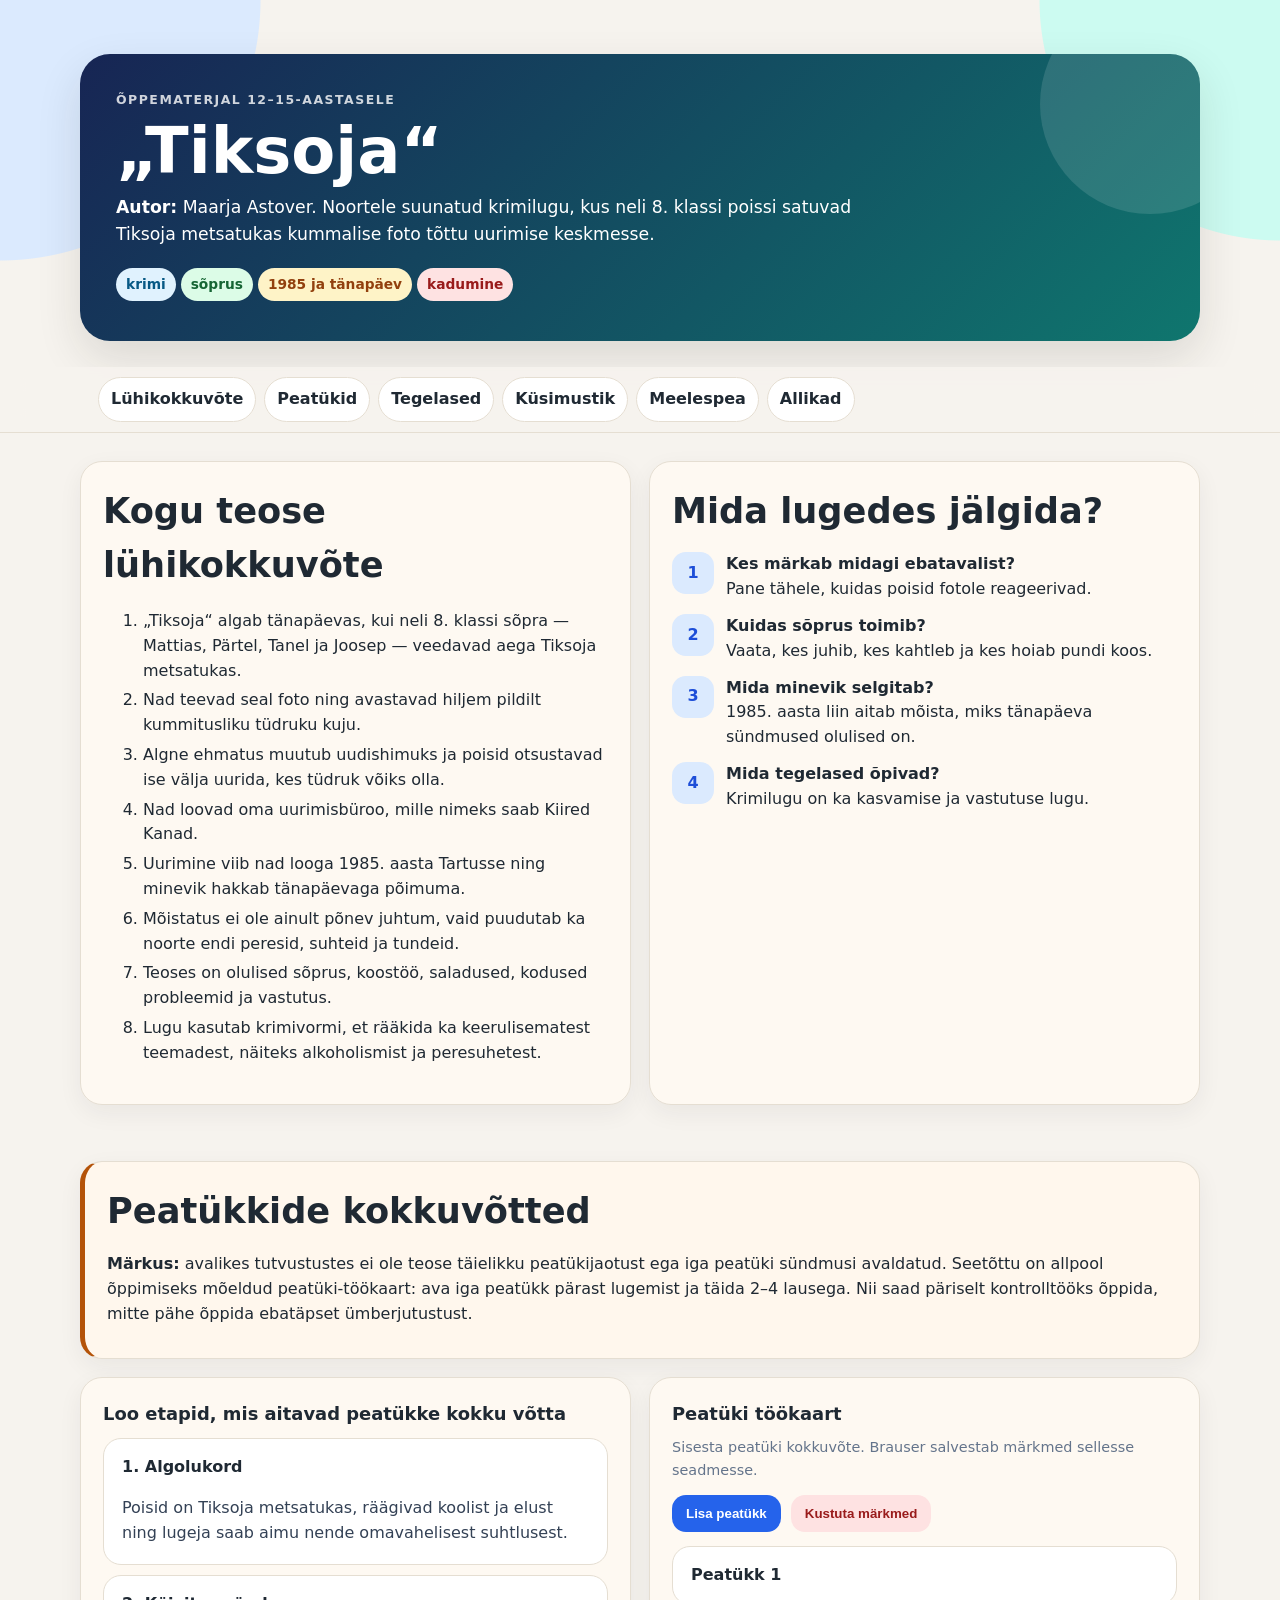
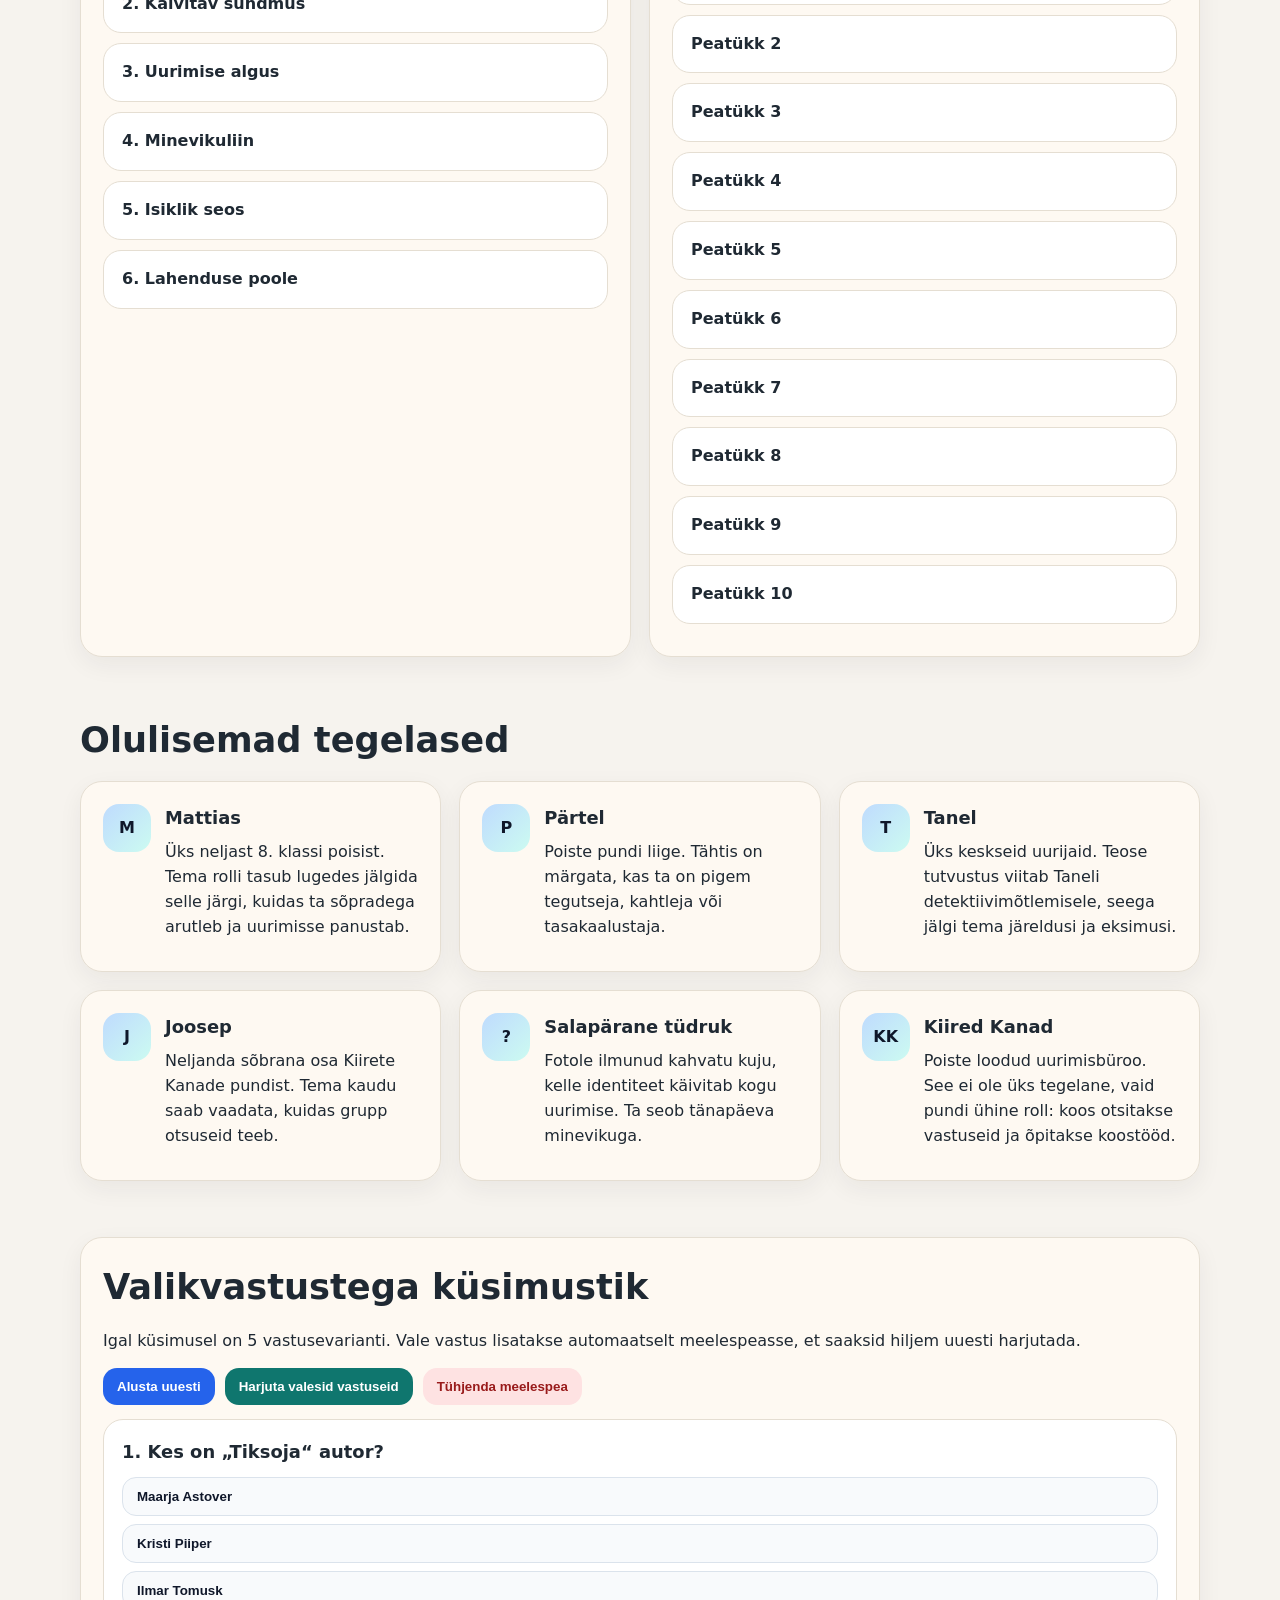
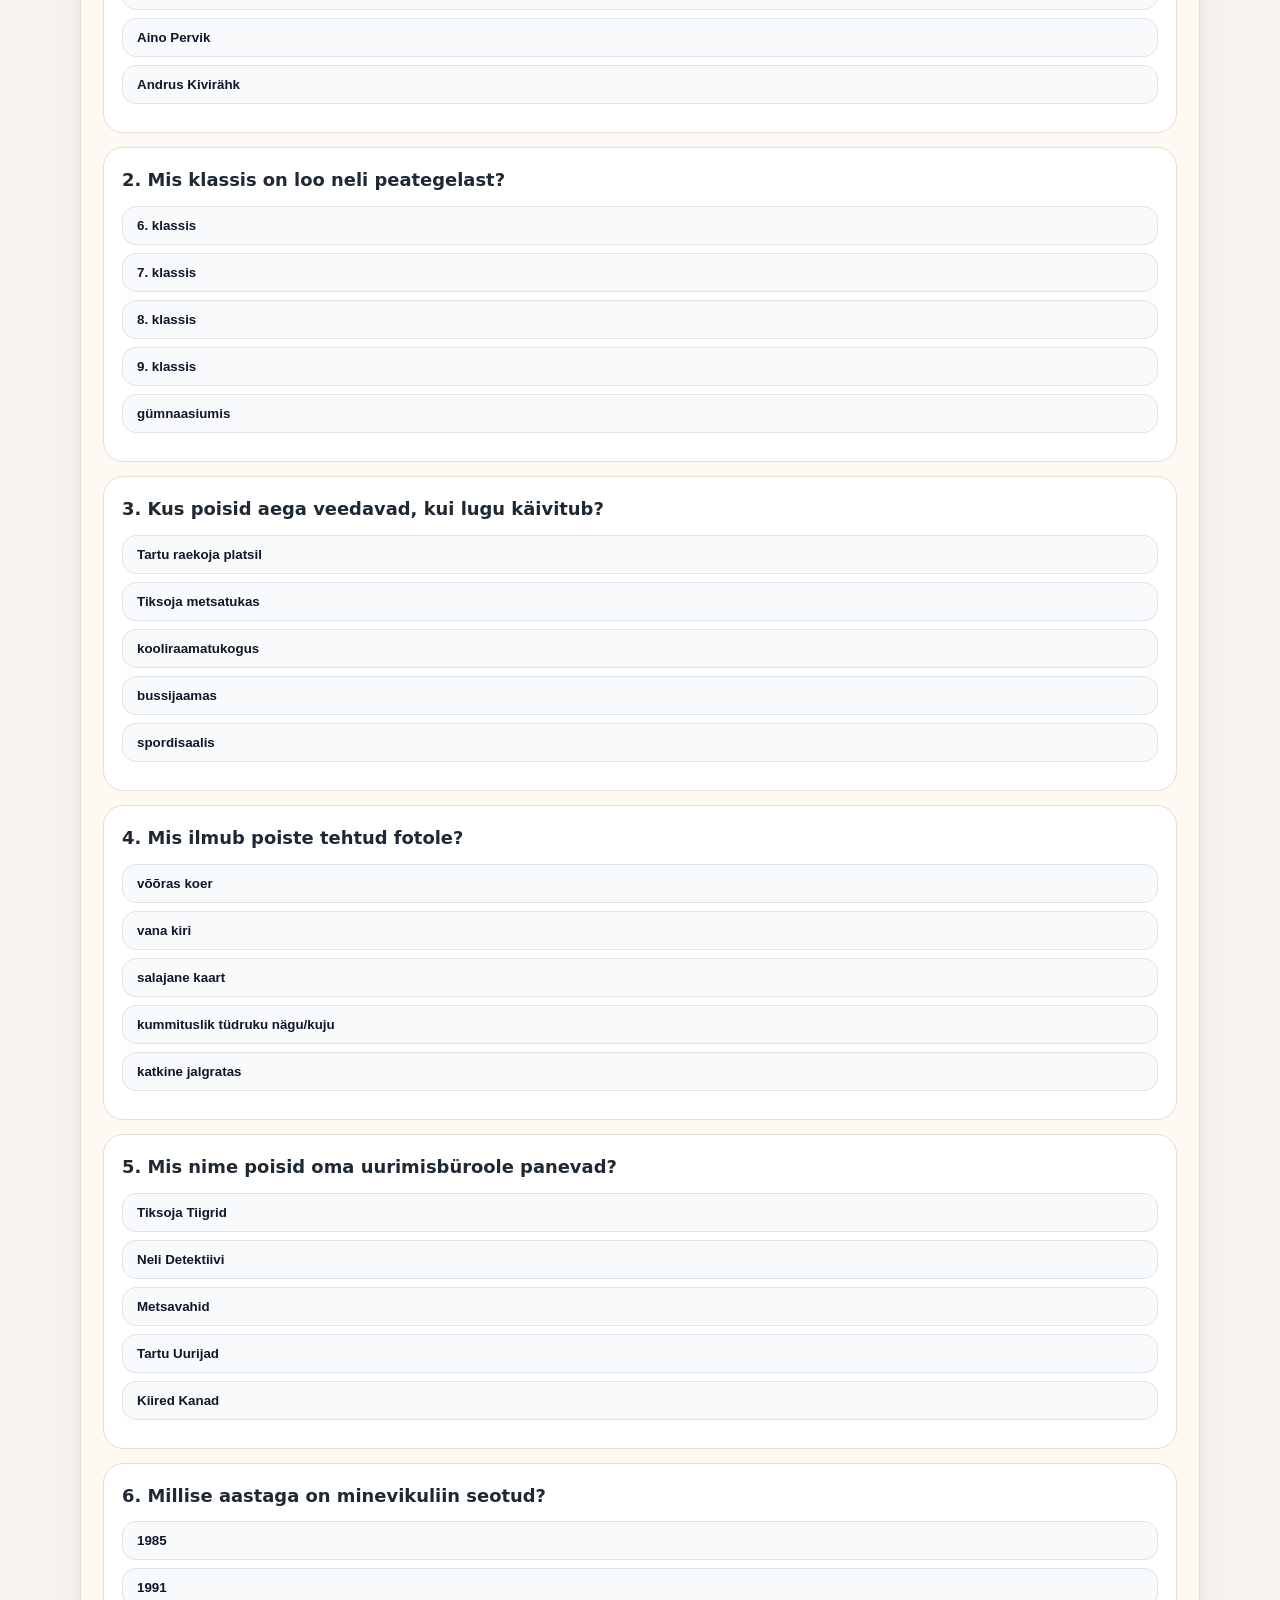
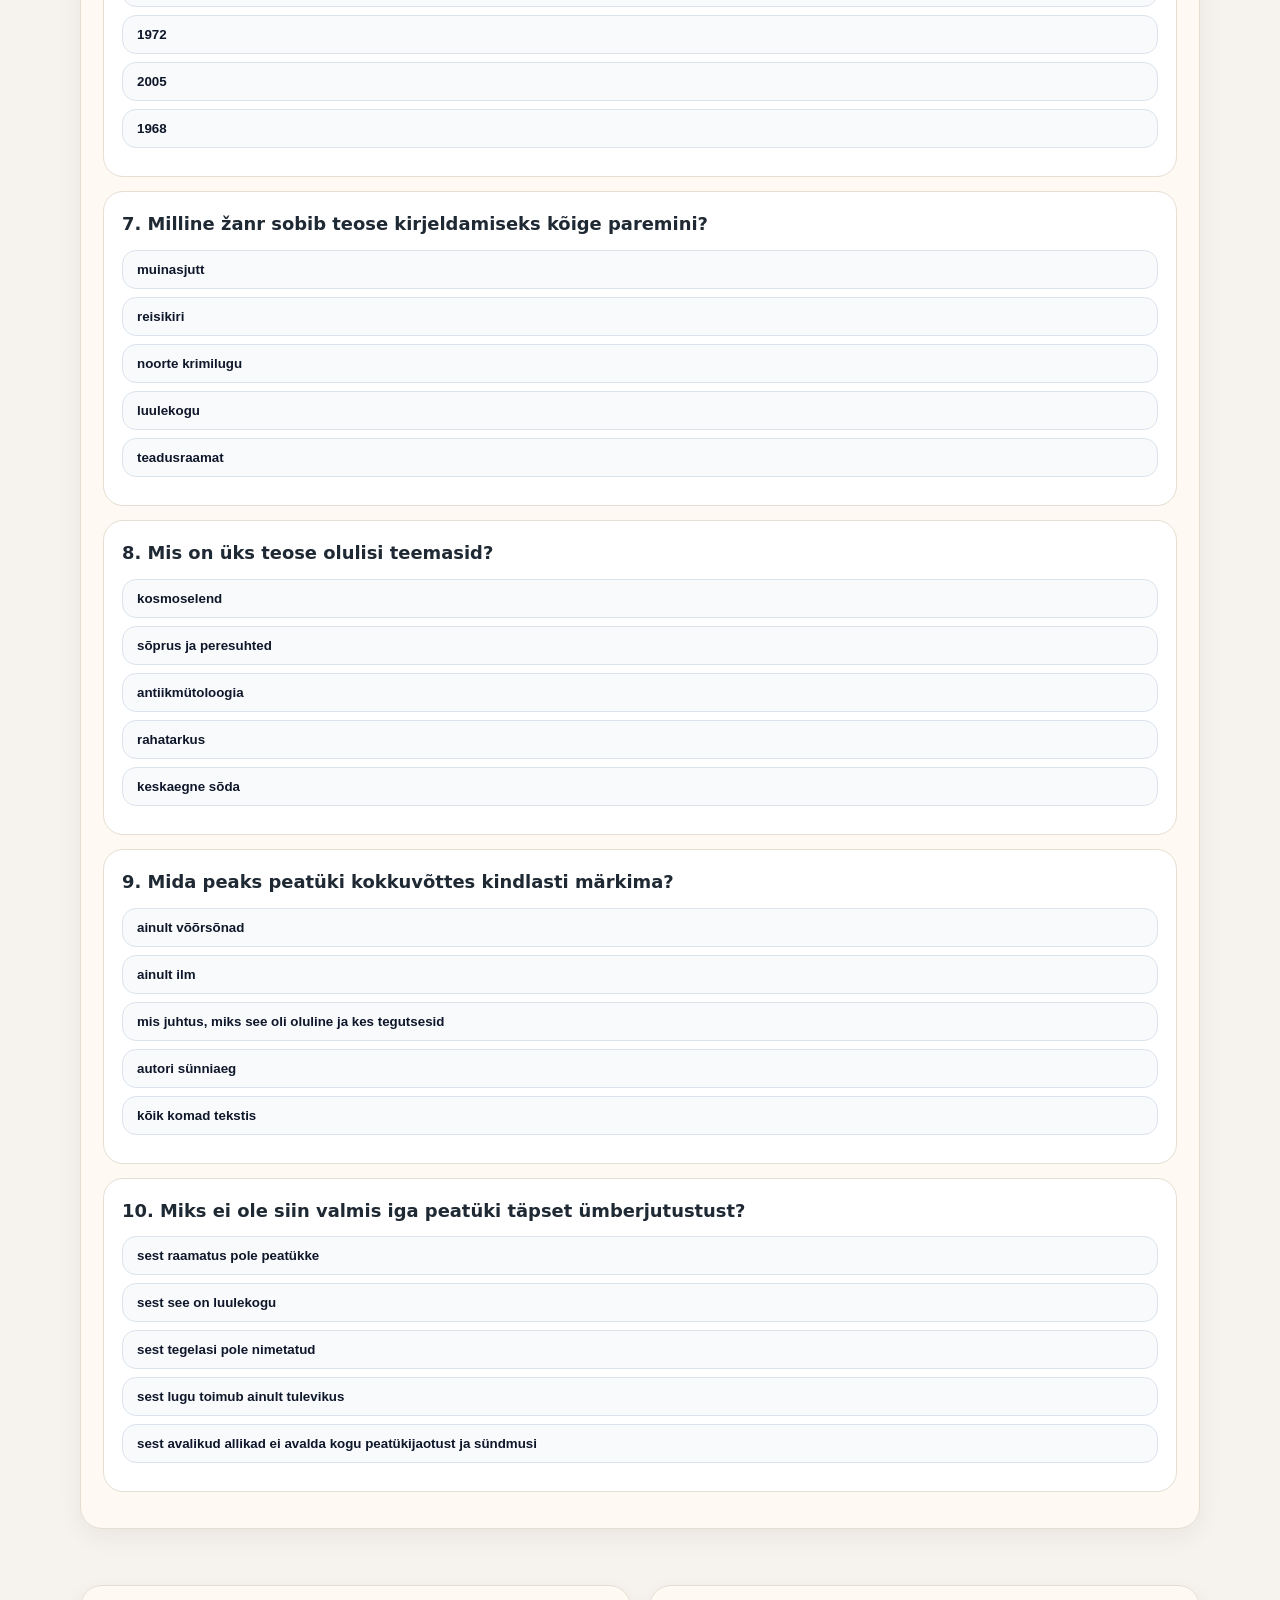
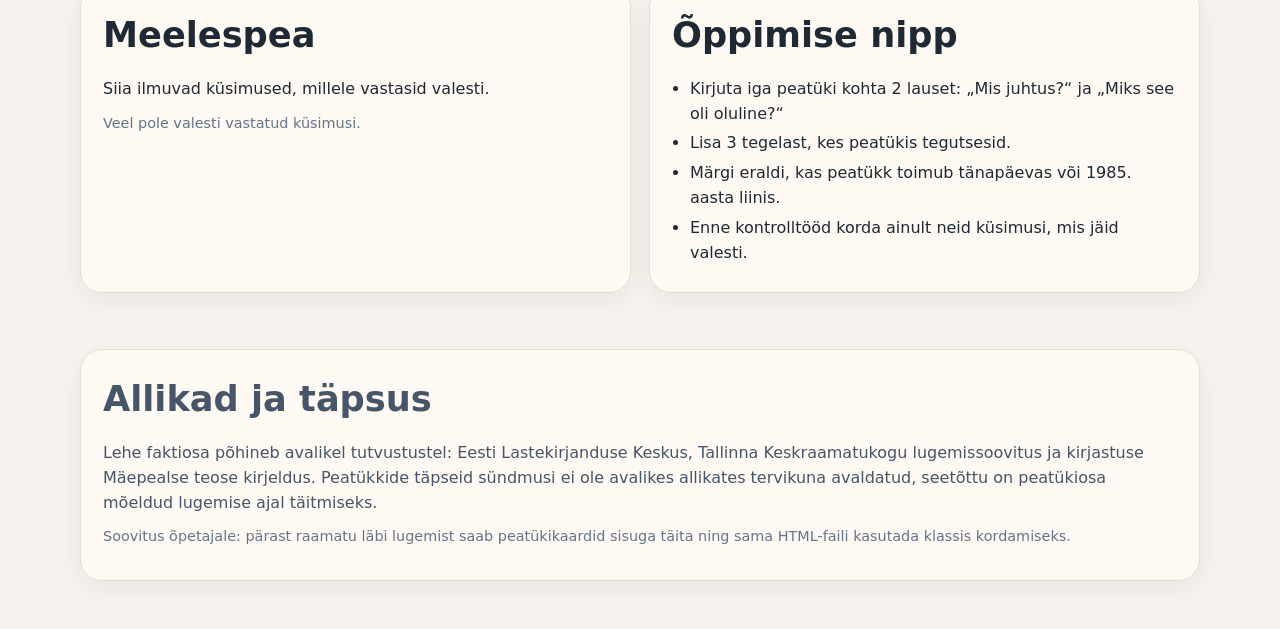
<file: tiksoja-2/index.html>
<!doctype html>
<html lang="et">
<head>
  <meta charset="utf-8" />
  <meta name="viewport" content="width=device-width, initial-scale=1" />
  <title>Õppematerjal: „Tiksoja“ — Maarja Astover</title>
  <style>
    :root{
      --bg:#f6f3ee; --panel:#fffaf2; --ink:#1f2933; --muted:#64748b;
      --accent:#2563eb; --accent2:#0f766e; --warn:#b45309; --bad:#b91c1c;
      --good:#15803d; --line:#e5ded2; --shadow:0 18px 45px rgba(36,31,25,.12);
      --radius:22px;
    }
    *{box-sizing:border-box}
    html{scroll-behavior:smooth}
    body{margin:0;font-family:Inter,system-ui,-apple-system,Segoe UI,Roboto,Arial,sans-serif;background:
      radial-gradient(circle at top left, #dbeafe 0 260px, transparent 261px),
      radial-gradient(circle at top right, #ccfbf1 0 240px, transparent 241px),
      var(--bg); color:var(--ink); line-height:1.55}
    header{padding:54px 18px 26px}
    .wrap{max-width:1120px;margin:auto}
    .hero{background:linear-gradient(135deg,#172554,#0f766e);color:white;border-radius:30px;padding:36px;box-shadow:var(--shadow);position:relative;overflow:hidden}
    .hero:after{content:"";position:absolute;right:-60px;top:-60px;width:220px;height:220px;border-radius:50%;background:rgba(255,255,255,.12)}
    .eyebrow{text-transform:uppercase;letter-spacing:.12em;font-size:.78rem;font-weight:800;opacity:.8}
    h1{font-size:clamp(2.1rem,5vw,4.6rem);line-height:.95;margin:12px 0}
    h2{font-size:clamp(1.5rem,3vw,2.2rem);margin:0 0 14px}
    h3{margin:0 0 8px;font-size:1.12rem}
    p{margin:0 0 10px}
    .hero p{max-width:750px;font-size:1.08rem}
    nav{position:sticky;top:0;z-index:5;background:rgba(246,243,238,.88);backdrop-filter:blur(12px);border-bottom:1px solid var(--line)}
    nav .wrap{display:flex;gap:8px;overflow:auto;padding:10px 18px}
    nav a{white-space:nowrap;text-decoration:none;color:var(--ink);font-weight:700;border:1px solid var(--line);padding:9px 12px;border-radius:999px;background:white}
    nav a:hover{border-color:var(--accent);color:var(--accent)}
    section{padding:28px 18px}
    .grid{display:grid;gap:18px}
    .grid.two{grid-template-columns:repeat(2,minmax(0,1fr))}
    .grid.three{grid-template-columns:repeat(3,minmax(0,1fr))}
    .card{background:rgba(255,250,242,.92);border:1px solid var(--line);border-radius:var(--radius);padding:22px;box-shadow:0 8px 25px rgba(31,41,51,.06)}
    .note{border-left:5px solid var(--warn);background:#fff7ed}
    .tag{display:inline-flex;align-items:center;gap:6px;padding:6px 10px;border-radius:999px;background:#e0f2fe;color:#075985;font-size:.86rem;font-weight:800;margin:4px 5px 4px 0}
    .tag.green{background:#dcfce7;color:#166534}.tag.amber{background:#fef3c7;color:#92400e}.tag.red{background:#fee2e2;color:#991b1b}
    ul{margin:8px 0 0 18px;padding:0}
    li{margin:5px 0}
    .timeline{display:grid;gap:12px}
    .step{display:grid;grid-template-columns:42px 1fr;gap:12px;align-items:start}
    .num{width:42px;height:42px;border-radius:14px;background:#dbeafe;color:#1d4ed8;display:grid;place-items:center;font-weight:900}
    details{border:1px solid var(--line);border-radius:18px;background:white;margin:10px 0;overflow:hidden}
    summary{cursor:pointer;padding:16px 18px;font-weight:900;list-style:none}
    summary::-webkit-details-marker{display:none}
    details .inside{padding:0 18px 18px;color:#334155}
    .character{display:flex;gap:14px;align-items:flex-start}
    .avatar{width:48px;height:48px;border-radius:16px;background:linear-gradient(135deg,#bfdbfe,#ccfbf1);display:grid;place-items:center;font-weight:900;color:#0f172a;flex:none}
    .quiz-card{background:white;border:1px solid var(--line);border-radius:20px;padding:18px;margin:14px 0}
    .options{display:grid;gap:8px;margin-top:12px}
    button,.btn{border:0;border-radius:14px;padding:11px 14px;font-weight:800;cursor:pointer;background:#e2e8f0;color:#0f172a}
    button:hover,.btn:hover{filter:brightness(.98)}
    .option{text-align:left;border:1px solid #dbe3ec;background:#f8fafc}
    .option.correct{background:#dcfce7;border-color:#86efac;color:#14532d}
    .option.wrong{background:#fee2e2;border-color:#fecaca;color:#7f1d1d}
    .toolbar{display:flex;flex-wrap:wrap;gap:10px;margin:14px 0}
    .primary{background:var(--accent);color:white}.secondary{background:#0f766e;color:white}.danger{background:#fee2e2;color:#991b1b}
    .status{font-weight:900;margin-top:10px}
    .small{font-size:.9rem;color:var(--muted)}
    textarea,input{width:100%;border:1px solid var(--line);border-radius:14px;padding:12px;font:inherit;background:#fff}
    label{font-weight:800;display:block;margin:12px 0 5px}
    footer{padding:28px 18px 48px;color:#475569}
    footer a{color:#1d4ed8}
    @media(max-width:800px){.grid.two,.grid.three{grid-template-columns:1fr}.hero{padding:26px}.step{grid-template-columns:34px 1fr}.num{width:34px;height:34px}}
    @media print{nav,.toolbar,button,.practice{display:none!important}body{background:white}.card,.hero{box-shadow:none}.hero{color:#111;background:white;border:1px solid #ddd}}
  </style>
</head>
<body>
<header>
  <div class="wrap hero">
    <div class="eyebrow">Õppematerjal 12–15-aastasele</div>
    <h1>„Tiksoja“</h1>
    <p><strong>Autor:</strong> Maarja Astover. Noortele suunatud krimilugu, kus neli 8. klassi poissi satuvad Tiksoja metsatukas kummalise foto tõttu uurimise keskmesse.</p>
    <div style="margin-top:16px">
      <span class="tag">krimi</span><span class="tag green">sõprus</span><span class="tag amber">1985 ja tänapäev</span><span class="tag red">kadumine</span>
    </div>
  </div>
</header>

<nav>
  <div class="wrap">
    <a href="#kokkuvote">Lühikokkuvõte</a>
    <a href="#peatukid">Peatükid</a>
    <a href="#tegelased">Tegelased</a>
    <a href="#kusimustik">Küsimustik</a>
    <a href="#meelespea">Meelespea</a>
    <a href="#allikad">Allikad</a>
  </div>
</nav>

<main>
<section id="kokkuvote">
  <div class="wrap grid two">
    <div class="card">
      <h2>Kogu teose lühikokkuvõte</h2>
      <ol>
        <li>„Tiksoja“ algab tänapäevas, kui neli 8. klassi sõpra — Mattias, Pärtel, Tanel ja Joosep — veedavad aega Tiksoja metsatukas.</li>
        <li>Nad teevad seal foto ning avastavad hiljem pildilt kummitusliku tüdruku kuju.</li>
        <li>Algne ehmatus muutub uudishimuks ja poisid otsustavad ise välja uurida, kes tüdruk võiks olla.</li>
        <li>Nad loovad oma uurimisbüroo, mille nimeks saab Kiired Kanad.</li>
        <li>Uurimine viib nad looga 1985. aasta Tartusse ning minevik hakkab tänapäevaga põimuma.</li>
        <li>Mõistatus ei ole ainult põnev juhtum, vaid puudutab ka noorte endi peresid, suhteid ja tundeid.</li>
        <li>Teoses on olulised sõprus, koostöö, saladused, kodused probleemid ja vastutus.</li>
        <li>Lugu kasutab krimivormi, et rääkida ka keerulisematest teemadest, näiteks alkoholismist ja peresuhetest.</li>
      </ol>
    </div>
    <div class="card">
      <h2>Mida lugedes jälgida?</h2>
      <div class="timeline">
        <div class="step"><div class="num">1</div><div><strong>Kes märkab midagi ebatavalist?</strong><br>Pane tähele, kuidas poisid fotole reageerivad.</div></div>
        <div class="step"><div class="num">2</div><div><strong>Kuidas sõprus toimib?</strong><br>Vaata, kes juhib, kes kahtleb ja kes hoiab pundi koos.</div></div>
        <div class="step"><div class="num">3</div><div><strong>Mida minevik selgitab?</strong><br>1985. aasta liin aitab mõista, miks tänapäeva sündmused olulised on.</div></div>
        <div class="step"><div class="num">4</div><div><strong>Mida tegelased õpivad?</strong><br>Krimilugu on ka kasvamise ja vastutuse lugu.</div></div>
      </div>
    </div>
  </div>
</section>

<section id="peatukid">
  <div class="wrap">
    <div class="card note">
      <h2>Peatükkide kokkuvõtted</h2>
      <p><strong>Märkus:</strong> avalikes tutvustustes ei ole teose täielikku peatükijaotust ega iga peatüki sündmusi avaldatud. Seetõttu on allpool õppimiseks mõeldud peatüki-töökaart: ava iga peatükk pärast lugemist ja täida 2–4 lausega. Nii saad päriselt kontrolltööks õppida, mitte pähe õppida ebatäpset ümberjutustust.</p>
    </div>

    <div class="grid two" style="margin-top:18px">
      <div class="card">
        <h3>Loo etapid, mis aitavad peatükke kokku võtta</h3>
        <details open><summary>1. Algolukord</summary><div class="inside">Poisid on Tiksoja metsatukas, räägivad koolist ja elust ning lugeja saab aimu nende omavahelisest suhtlusest.</div></details>
        <details><summary>2. Käivitav sündmus</summary><div class="inside">Selfile jääb salapärane tüdruk. See muudab tavalise päeva uurimislooks.</div></details>
        <details><summary>3. Uurimise algus</summary><div class="inside">Poisid arutavad, kas pilt võib olla seotud aastakümneid tagasi kadunud koolitüdrukuga.</div></details>
        <details><summary>4. Minevikuliin</summary><div class="inside">Lugu liigub 1985. aasta Tartusse ja näitab, et tänapäeva mõistatusel on vanem taust.</div></details>
        <details><summary>5. Isiklik seos</summary><div class="inside">Uurimine hakkab puudutama poiste endi peresid ja suhteid; krimimõistatus muutub isiklikumaks.</div></details>
        <details><summary>6. Lahenduse poole</summary><div class="inside">Tegelased peavad eristama oletusi ja tõendeid ning tegema koostööd, et tõele lähemale jõuda.</div></details>
      </div>

      <div class="card">
        <h3>Peatüki töökaart</h3>
        <p class="small">Sisesta peatüki kokkuvõte. Brauser salvestab märkmed sellesse seadmesse.</p>
        <div class="toolbar">
          <button class="primary" onclick="addChapter()">Lisa peatükk</button>
          <button class="danger" onclick="clearChapters()">Kustuta märkmed</button>
        </div>
        <div id="chapterList"></div>
      </div>
    </div>
  </div>
</section>

<section id="tegelased">
  <div class="wrap">
    <h2>Olulisemad tegelased</h2>
    <div class="grid three">
      <div class="card character"><div class="avatar">M</div><div><h3>Mattias</h3><p>Üks neljast 8. klassi poisist. Tema rolli tasub lugedes jälgida selle järgi, kuidas ta sõpradega arutleb ja uurimisse panustab.</p></div></div>
      <div class="card character"><div class="avatar">P</div><div><h3>Pärtel</h3><p>Poiste pundi liige. Tähtis on märgata, kas ta on pigem tegutseja, kahtleja või tasakaalustaja.</p></div></div>
      <div class="card character"><div class="avatar">T</div><div><h3>Tanel</h3><p>Üks keskseid uurijaid. Teose tutvustus viitab Taneli detektiivimõtlemisele, seega jälgi tema järeldusi ja eksimusi.</p></div></div>
      <div class="card character"><div class="avatar">J</div><div><h3>Joosep</h3><p>Neljanda sõbrana osa Kiirete Kanade pundist. Tema kaudu saab vaadata, kuidas grupp otsuseid teeb.</p></div></div>
      <div class="card character"><div class="avatar">?</div><div><h3>Salapärane tüdruk</h3><p>Fotole ilmunud kahvatu kuju, kelle identiteet käivitab kogu uurimise. Ta seob tänapäeva minevikuga.</p></div></div>
      <div class="card character"><div class="avatar">KK</div><div><h3>Kiired Kanad</h3><p>Poiste loodud uurimisbüroo. See ei ole üks tegelane, vaid pundi ühine roll: koos otsitakse vastuseid ja õpitakse koostööd.</p></div></div>
    </div>
  </div>
</section>

<section id="kusimustik">
  <div class="wrap">
    <div class="card">
      <h2>Valikvastustega küsimustik</h2>
      <p>Igal küsimusel on 5 vastusevarianti. Vale vastus lisatakse automaatselt meelespeasse, et saaksid hiljem uuesti harjutada.</p>
      <div class="toolbar">
        <button class="primary" onclick="renderQuiz()">Alusta uuesti</button>
        <button class="secondary" onclick="showMistakes()">Harjuta valesid vastuseid</button>
        <button class="danger" onclick="clearMistakes()">Tühjenda meelespea</button>
      </div>
      <div id="score" class="status"></div>
      <div id="quiz"></div>
    </div>
  </div>
</section>

<section id="meelespea">
  <div class="wrap grid two">
    <div class="card practice">
      <h2>Meelespea</h2>
      <p>Siia ilmuvad küsimused, millele vastasid valesti.</p>
      <div id="mistakes"></div>
    </div>
    <div class="card">
      <h2>Õppimise nipp</h2>
      <ul>
        <li>Kirjuta iga peatüki kohta 2 lauset: „Mis juhtus?“ ja „Miks see oli oluline?“</li>
        <li>Lisa 3 tegelast, kes peatükis tegutsesid.</li>
        <li>Märgi eraldi, kas peatükk toimub tänapäevas või 1985. aasta liinis.</li>
        <li>Enne kontrolltööd korda ainult neid küsimusi, mis jäid valesti.</li>
      </ul>
    </div>
  </div>
</section>
</main>

<footer id="allikad">
  <div class="wrap card">
    <h2>Allikad ja täpsus</h2>
    <p>Lehe faktiosa põhineb avalikel tutvustustel: Eesti Lastekirjanduse Keskus, Tallinna Keskraamatukogu lugemissoovitus ja kirjastuse Mäepealse teose kirjeldus. Peatükkide täpseid sündmusi ei ole avalikes allikates tervikuna avaldatud, seetõttu on peatükiosa mõeldud lugemise ajal täitmiseks.</p>
    <p class="small">Soovitus õpetajale: pärast raamatu läbi lugemist saab peatükikaardid sisuga täita ning sama HTML-faili kasutada klassis kordamiseks.</p>
  </div>
</footer>

<script>
const chapterKey = "tiksoja_chapters_v1";
const mistakeKey = "tiksoja_mistakes_v1";

const defaultChapters = Array.from({length: 10}, (_, i) => ({
  title: `Peatükk ${i+1}`,
  summary: "",
  events: "",
  characters: ""
}));

function loadChapters(){
  return JSON.parse(localStorage.getItem(chapterKey) || "null") || defaultChapters;
}
function saveChapters(chapters){ localStorage.setItem(chapterKey, JSON.stringify(chapters)); }

function renderChapters(){
  const chapters = loadChapters();
  const box = document.getElementById("chapterList");
  box.innerHTML = "";
  chapters.forEach((ch, i)=>{
    const el = document.createElement("details");
    el.innerHTML = `
      <summary>${escapeHtml(ch.title || "Peatükk " + (i+1))}</summary>
      <div class="inside">
        <label>Pealkiri või number</label>
        <input value="${escapeAttr(ch.title)}" oninput="updateChapter(${i}, 'title', this.value)">
        <label>Kokkuvõte</label>
        <textarea rows="3" placeholder="Kirjuta 2–4 lauset peatüki sisust." oninput="updateChapter(${i}, 'summary', this.value)">${escapeHtml(ch.summary)}</textarea>
        <label>Olulisemad sündmused</label>
        <textarea rows="2" placeholder="Näide: avastus, konflikt, vihje, otsus..." oninput="updateChapter(${i}, 'events', this.value)">${escapeHtml(ch.events)}</textarea>
        <label>Tegelased peatükis</label>
        <input value="${escapeAttr(ch.characters)}" placeholder="Näide: Tanel, Mattias..." oninput="updateChapter(${i}, 'characters', this.value)">
      </div>`;
    box.appendChild(el);
  });
}
function updateChapter(i, field, value){
  const chapters = loadChapters();
  chapters[i][field] = value;
  saveChapters(chapters);
}
function addChapter(){
  const chapters = loadChapters();
  chapters.push({title:`Peatükk ${chapters.length+1}`, summary:"", events:"", characters:""});
  saveChapters(chapters); renderChapters();
}
function clearChapters(){
  if(confirm("Kas kustutada kõik peatükimärkmed?")){
    localStorage.removeItem(chapterKey); renderChapters();
  }
}

const questions = [
  {q:"Kes on „Tiksoja“ autor?", a:0, o:["Maarja Astover","Kristi Piiper","Ilmar Tomusk","Aino Pervik","Andrus Kivirähk"]},
  {q:"Mis klassis on loo neli peategelast?", a:2, o:["6. klassis","7. klassis","8. klassis","9. klassis","gümnaasiumis"]},
  {q:"Kus poisid aega veedavad, kui lugu käivitub?", a:1, o:["Tartu raekoja platsil","Tiksoja metsatukas","kooliraamatukogus","bussijaamas","spordisaalis"]},
  {q:"Mis ilmub poiste tehtud fotole?", a:3, o:["võõras koer","vana kiri","salajane kaart","kummituslik tüdruku nägu/kuju","katkine jalgratas"]},
  {q:"Mis nime poisid oma uurimisbüroole panevad?", a:4, o:["Tiksoja Tiigrid","Neli Detektiivi","Metsavahid","Tartu Uurijad","Kiired Kanad"]},
  {q:"Millise aastaga on minevikuliin seotud?", a:0, o:["1985","1991","1972","2005","1968"]},
  {q:"Milline žanr sobib teose kirjeldamiseks kõige paremini?", a:2, o:["muinasjutt","reisikiri","noorte krimilugu","luulekogu","teadusraamat"]},
  {q:"Mis on üks teose olulisi teemasid?", a:1, o:["kosmoselend","sõprus ja peresuhted","antiikmütoloogia","rahatarkus","keskaegne sõda"]},
  {q:"Mida peaks peatüki kokkuvõttes kindlasti märkima?", a:3, o:["ainult võõrsõnad","ainult ilm","mis juhtus, miks see oli oluline ja kes tegutsesid","autori sünniaeg","kõik komad tekstis"]},
  {q:"Miks ei ole siin valmis iga peatüki täpset ümberjutustust?", a:4, o:["sest raamatus pole peatükke","sest see on luulekogu","sest tegelasi pole nimetatud","sest lugu toimub ainult tulevikus","sest avalikud allikad ei avalda kogu peatükijaotust ja sündmusi"]}
];

let currentSet = [...questions];
let answered = 0, correct = 0;

function renderQuiz(set = questions){
  currentSet = set; answered = 0; correct = 0;
  document.getElementById("score").textContent = "";
  const quiz = document.getElementById("quiz");
  quiz.innerHTML = "";
  set.forEach((item, idx)=>{
    const card = document.createElement("div");
    card.className = "quiz-card";
    card.innerHTML = `<h3>${idx+1}. ${escapeHtml(item.q)}</h3><div class="options"></div><div class="status"></div>`;
    const opts = card.querySelector(".options");
    item.o.forEach((opt, oi)=>{
      const b = document.createElement("button");
      b.className = "option";
      b.textContent = opt;
      b.onclick = () => answer(item, oi, card);
      opts.appendChild(b);
    });
    quiz.appendChild(card);
  });
  renderMistakes();
}
function answer(item, chosen, card){
  if(card.dataset.done) return;
  card.dataset.done = "1"; answered++;
  const buttons = [...card.querySelectorAll(".option")];
  buttons.forEach((b, i)=>{
    if(i === item.a) b.classList.add("correct");
    if(i === chosen && i !== item.a) b.classList.add("wrong");
    b.disabled = true;
  });
  const status = card.querySelector(".status");
  if(chosen === item.a){
    correct++; status.textContent = "Õige.";
    status.style.color = "var(--good)";
  } else {
    status.textContent = `Vale. Õige vastus: ${item.o[item.a]}`;
    status.style.color = "var(--bad)";
    addMistake(item);
  }
  document.getElementById("score").textContent = `Tulemus: ${correct}/${answered}`;
  renderMistakes();
}
function getMistakes(){ return JSON.parse(localStorage.getItem(mistakeKey) || "[]"); }
function addMistake(item){
  const mistakes = getMistakes();
  if(!mistakes.some(m => m.q === item.q)){
    mistakes.push(item);
    localStorage.setItem(mistakeKey, JSON.stringify(mistakes));
  }
}
function renderMistakes(){
  const box = document.getElementById("mistakes");
  const mistakes = getMistakes();
  if(!mistakes.length){ box.innerHTML = "<p class='small'>Veel pole valesti vastatud küsimusi.</p>"; return; }
  box.innerHTML = mistakes.map((m,i)=>`<div class="quiz-card"><strong>${i+1}. ${escapeHtml(m.q)}</strong><br><span class="small">Õige vastus: ${escapeHtml(m.o[m.a])}</span></div>`).join("");
}
function showMistakes(){
  const mistakes = getMistakes();
  if(!mistakes.length){ alert("Meelespeas pole veel küsimusi."); return; }
  renderQuiz(mistakes);
  location.hash = "#kusimustik";
}
function clearMistakes(){
  localStorage.removeItem(mistakeKey);
  renderMistakes();
}
function escapeHtml(s=""){return String(s).replace(/[&<>"']/g, c=>({"&":"&amp;","<":"&lt;",">":"&gt;","\"":"&quot;","'":"&#039;"}[c]));}
function escapeAttr(s=""){return escapeHtml(s).replace(/`/g,"&#096;");}

renderChapters();
renderQuiz();
renderMistakes();
</script>
</body>
</html>
</file>
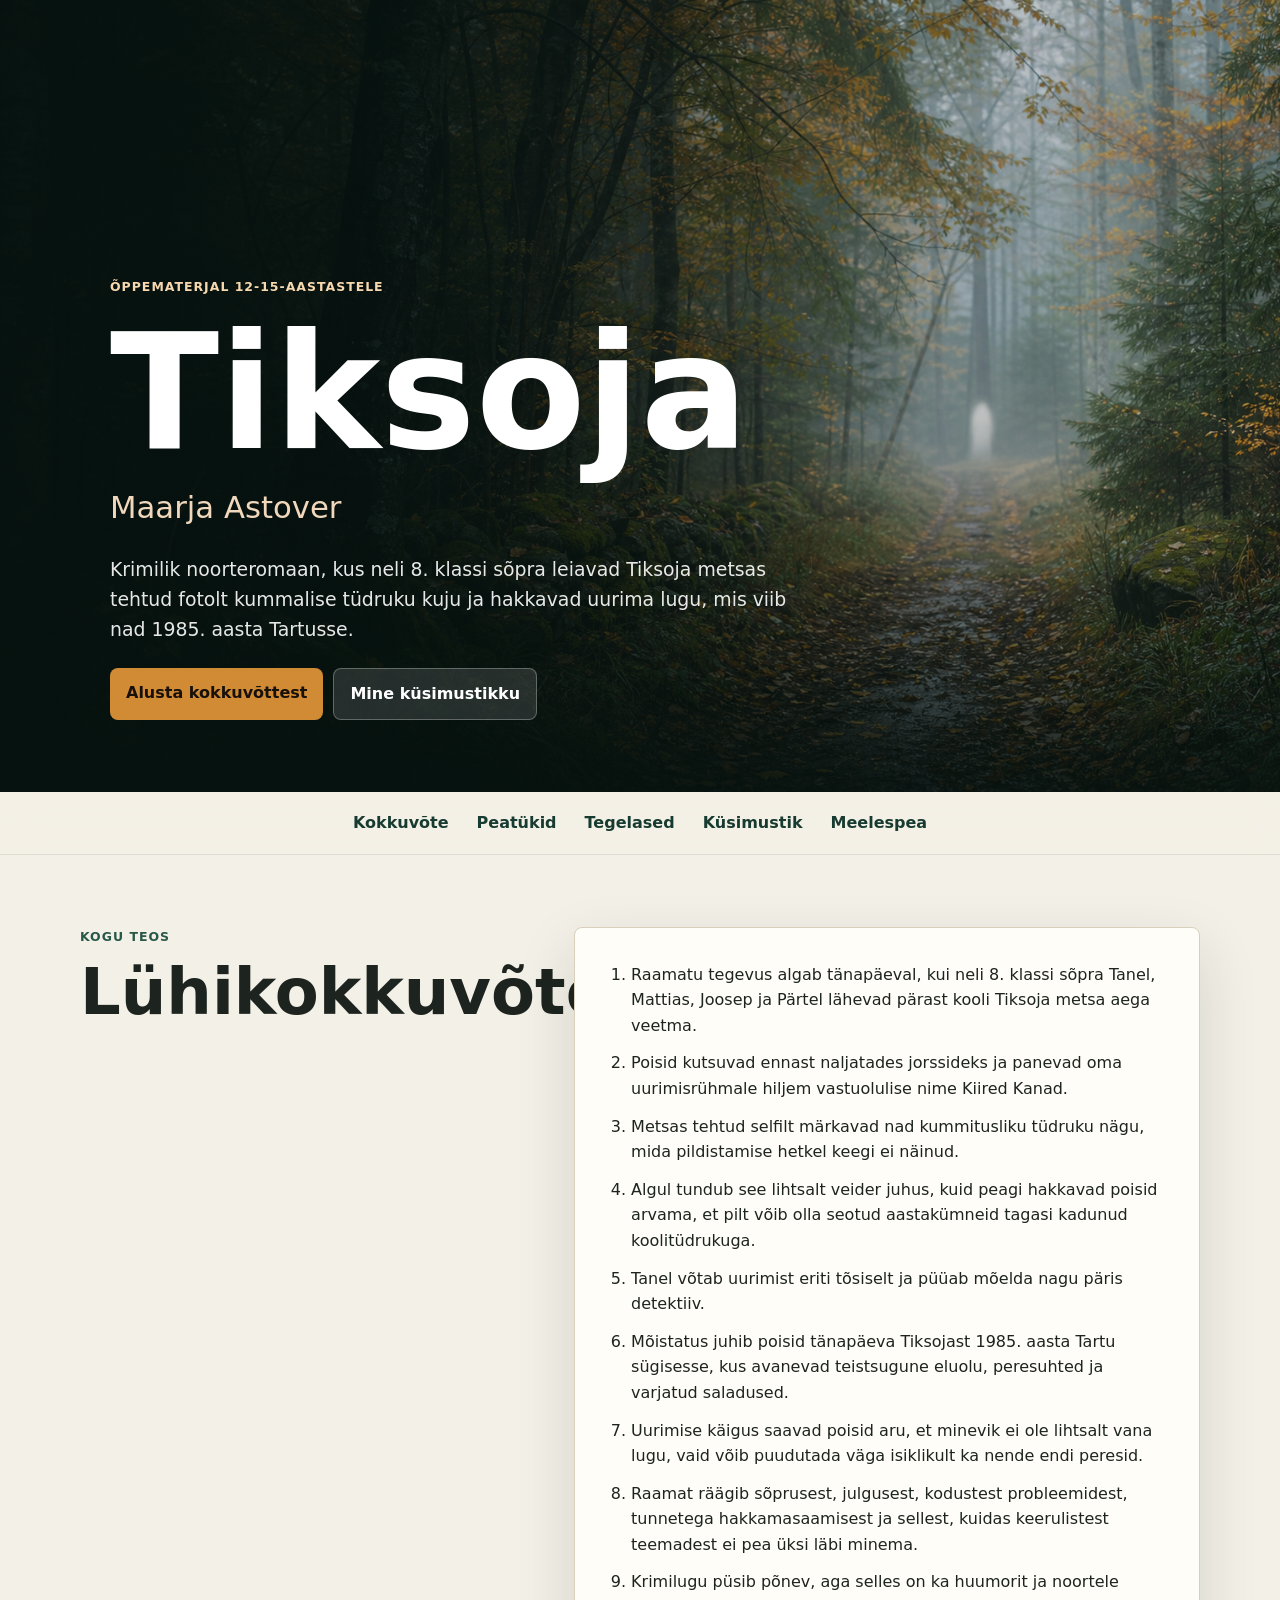
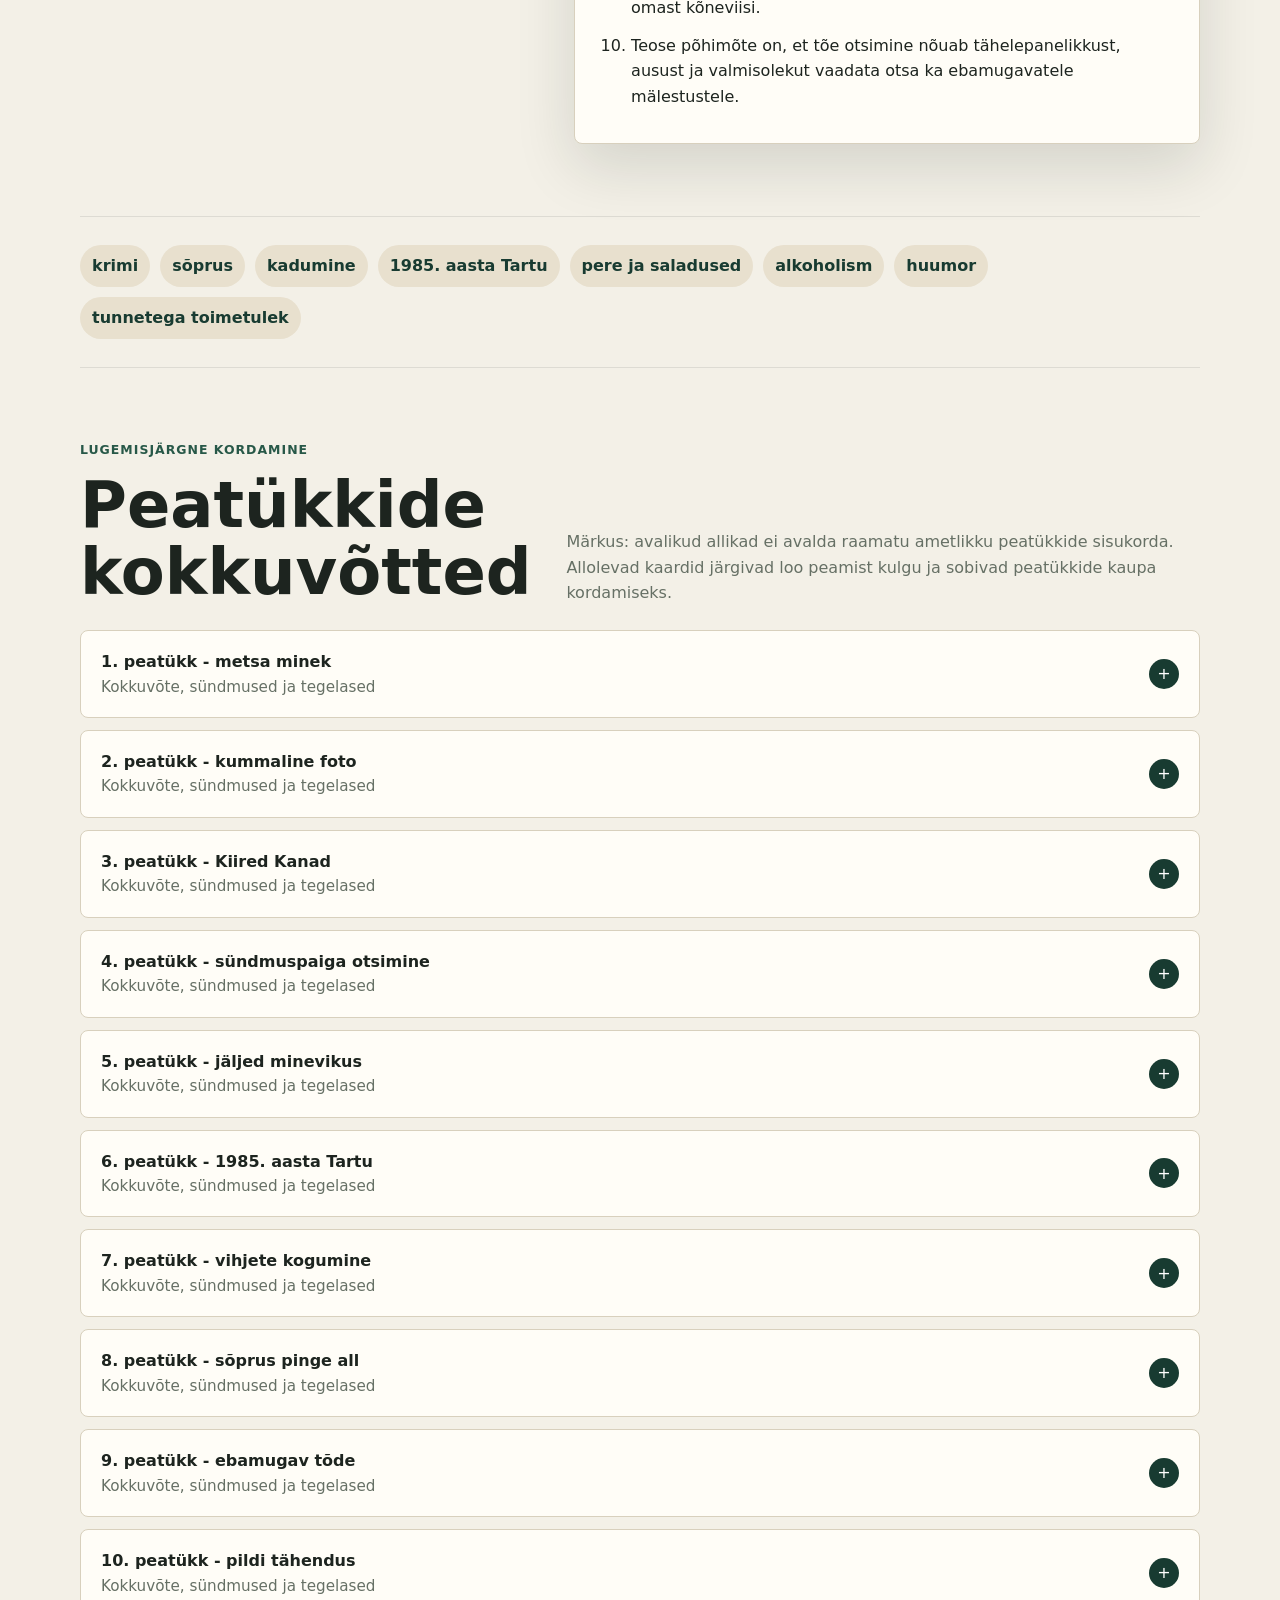
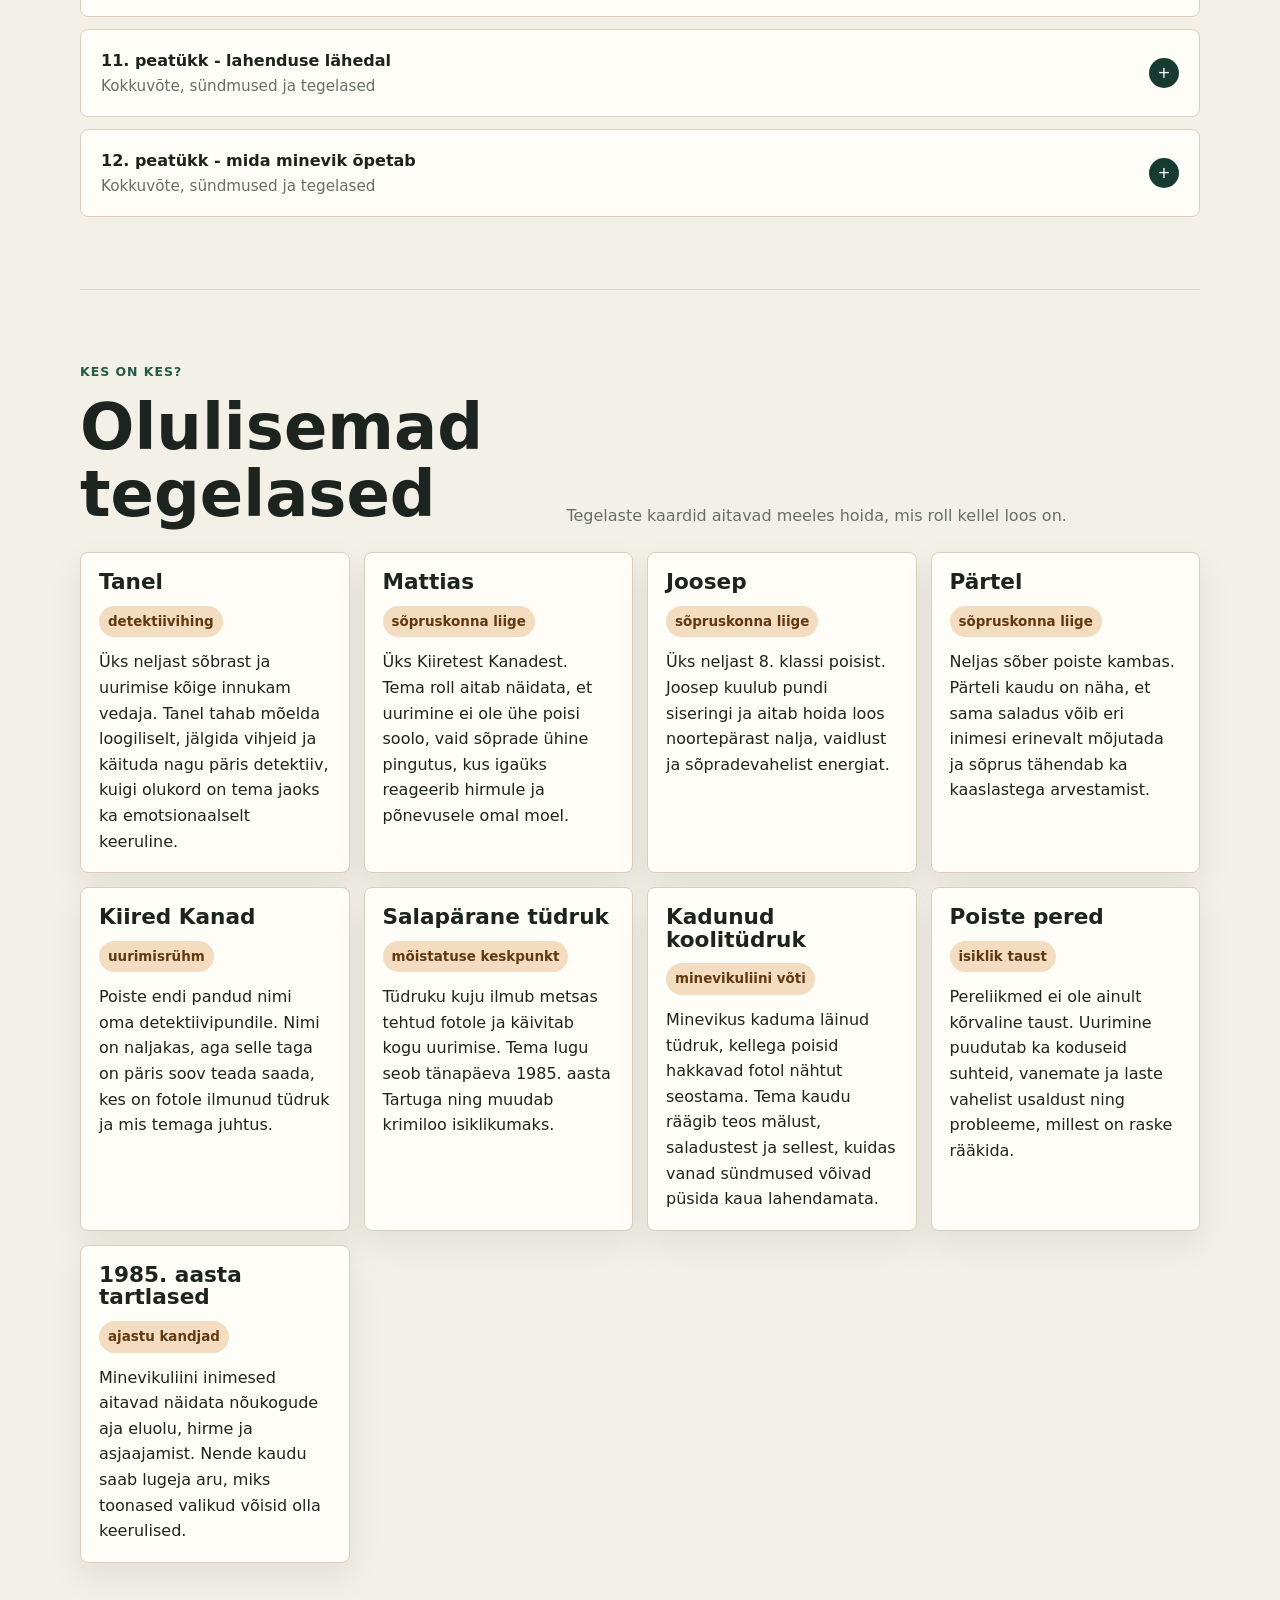
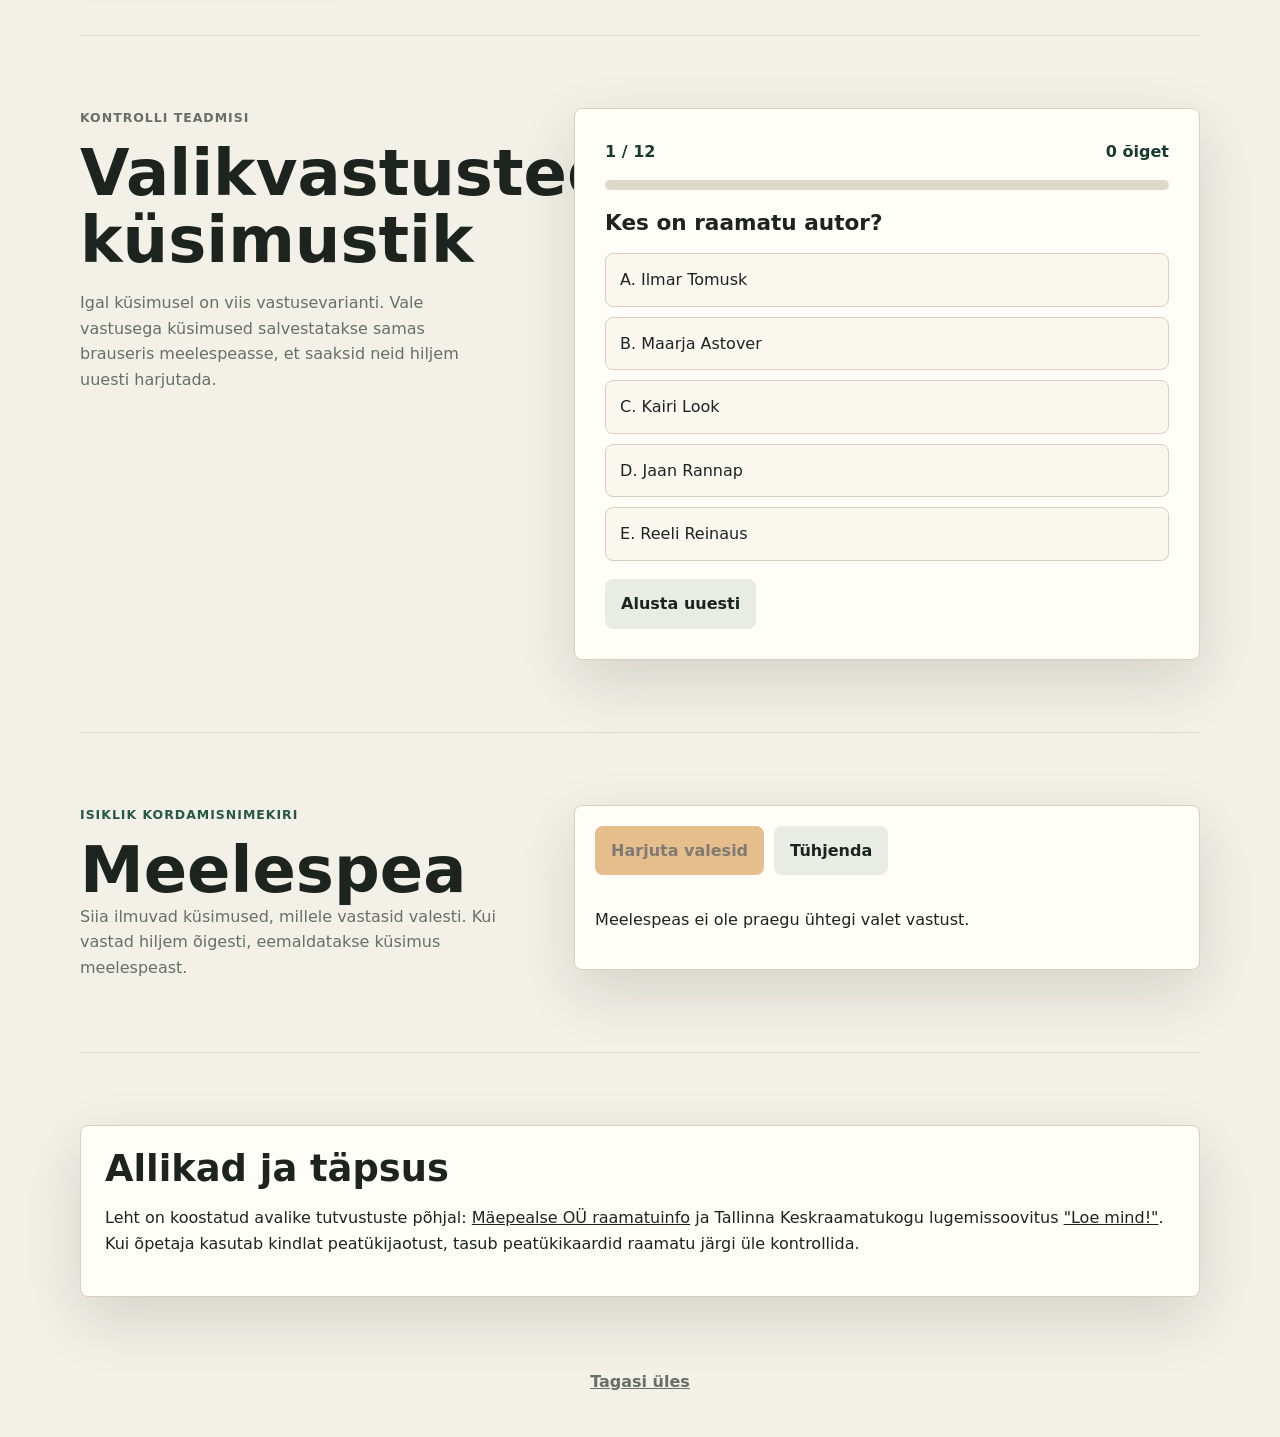
<file: tiksoja/index.html>
<!DOCTYPE html>
<html lang="et">
<head>
  <meta charset="UTF-8" />
  <meta name="viewport" content="width=device-width, initial-scale=1.0" />
  <title>Tiksoja - õppematerjal</title>
  <link rel="icon" href="data:," />
  <link rel="stylesheet" href="./styles.css" />
</head>
<body>
  <header class="hero" id="algus">
    <img class="hero-image" src="./hero-forest.png" alt="Sügisene metsarada Tiksoja õppematerjali taustaks" />
    <div class="hero-shade"></div>
    <div class="hero-content">
      <p class="eyebrow">Õppematerjal 12-15-aastastele</p>
      <h1>Tiksoja</h1>
      <p class="byline">Maarja Astover</p>
      <p class="lead">
        Krimilik noorteromaan, kus neli 8. klassi sõpra leiavad Tiksoja metsas tehtud fotolt
        kummalise tüdruku kuju ja hakkavad uurima lugu, mis viib nad 1985. aasta Tartusse.
      </p>
      <div class="hero-actions" aria-label="Kiirlingid">
        <a class="button primary" href="#kokkuvote">Alusta kokkuvõttest</a>
        <a class="button ghost" href="#kusimustik">Mine küsimustikku</a>
      </div>
    </div>
  </header>

  <nav class="section-nav" aria-label="Lehe sisukord">
    <a href="#kokkuvote">Kokkuvõte</a>
    <a href="#peatukid">Peatükid</a>
    <a href="#tegelased">Tegelased</a>
    <a href="#kusimustik">Küsimustik</a>
    <a href="#meelespea">Meelespea</a>
  </nav>

  <main>
    <section class="section intro-grid" id="kokkuvote">
      <div>
        <p class="section-kicker">Kogu teos</p>
        <h2>Lühikokkuvõte</h2>
      </div>
      <div class="summary-panel">
        <ol class="summary-list">
          <li>Raamatu tegevus algab tänapäeval, kui neli 8. klassi sõpra Tanel, Mattias, Joosep ja Pärtel lähevad pärast kooli Tiksoja metsa aega veetma.</li>
          <li>Poisid kutsuvad ennast naljatades jorssideks ja panevad oma uurimisrühmale hiljem vastuolulise nime Kiired Kanad.</li>
          <li>Metsas tehtud selfilt märkavad nad kummitusliku tüdruku nägu, mida pildistamise hetkel keegi ei näinud.</li>
          <li>Algul tundub see lihtsalt veider juhus, kuid peagi hakkavad poisid arvama, et pilt võib olla seotud aastakümneid tagasi kadunud koolitüdrukuga.</li>
          <li>Tanel võtab uurimist eriti tõsiselt ja püüab mõelda nagu päris detektiiv.</li>
          <li>Mõistatus juhib poisid tänapäeva Tiksojast 1985. aasta Tartu sügisesse, kus avanevad teistsugune eluolu, peresuhted ja varjatud saladused.</li>
          <li>Uurimise käigus saavad poisid aru, et minevik ei ole lihtsalt vana lugu, vaid võib puudutada väga isiklikult ka nende endi peresid.</li>
          <li>Raamat räägib sõprusest, julgusest, kodustest probleemidest, tunnetega hakkamasaamisest ja sellest, kuidas keerulistest teemadest ei pea üksi läbi minema.</li>
          <li>Krimilugu püsib põnev, aga selles on ka huumorit ja noortele omast kõneviisi.</li>
          <li>Teose põhimõte on, et tõe otsimine nõuab tähelepanelikkust, ausust ja valmisolekut vaadata otsa ka ebamugavatele mälestustele.</li>
        </ol>
      </div>
    </section>

    <section class="section theme-band" aria-label="Teose teemad">
      <span>krimi</span>
      <span>sõprus</span>
      <span>kadumine</span>
      <span>1985. aasta Tartu</span>
      <span>pere ja saladused</span>
      <span>alkoholism</span>
      <span>huumor</span>
      <span>tunnetega toimetulek</span>
    </section>

    <section class="section" id="peatukid">
      <div class="section-heading">
        <div>
          <p class="section-kicker">Lugemisjärgne kordamine</p>
          <h2>Peatükkide kokkuvõtted</h2>
        </div>
        <p class="section-note">
          Märkus: avalikud allikad ei avalda raamatu ametlikku peatükkide sisukorda.
          Allolevad kaardid järgivad loo peamist kulgu ja sobivad peatükkide kaupa kordamiseks.
        </p>
      </div>
      <div class="chapter-list" id="chapterList"></div>
    </section>

    <section class="section" id="tegelased">
      <div class="section-heading">
        <div>
          <p class="section-kicker">Kes on kes?</p>
          <h2>Olulisemad tegelased</h2>
        </div>
        <p class="section-note">Tegelaste kaardid aitavad meeles hoida, mis roll kellel loos on.</p>
      </div>
      <div class="character-grid" id="characterGrid"></div>
    </section>

    <section class="section quiz-layout" id="kusimustik">
      <div class="quiz-copy">
        <p class="section-kicker">Kontrolli teadmisi</p>
        <h2>Valikvastustega küsimustik</h2>
        <p>
          Igal küsimusel on viis vastusevarianti. Vale vastusega küsimused salvestatakse samas
          brauseris meelespeasse, et saaksid neid hiljem uuesti harjutada.
        </p>
      </div>
      <div class="quiz-panel">
        <div class="quiz-meta">
          <span id="questionCounter">1 / 12</span>
          <span id="scoreCounter">0 õiget</span>
        </div>
        <div class="progress-track" aria-hidden="true">
          <div class="progress-fill" id="progressFill"></div>
        </div>
        <h3 id="questionText">Laen küsimust...</h3>
        <div class="answers" id="answerList"></div>
        <p class="feedback hidden" id="feedbackText"></p>
        <div class="quiz-actions">
          <button class="button primary hidden" id="nextButton" type="button">Järgmine</button>
          <button class="button secondary" id="restartButton" type="button">Alusta uuesti</button>
        </div>
      </div>
    </section>

    <section class="section memory-section" id="meelespea">
      <div>
        <p class="section-kicker">Isiklik kordamisnimekiri</p>
        <h2>Meelespea</h2>
        <p class="section-note">
          Siia ilmuvad küsimused, millele vastasid valesti. Kui vastad hiljem õigesti,
          eemaldatakse küsimus meelespeast.
        </p>
      </div>
      <div class="memory-panel">
        <div class="memory-actions">
          <button class="button primary" id="practiceWrongButton" type="button">Harjuta valesid</button>
          <button class="button secondary" id="clearWrongButton" type="button">Tühjenda</button>
        </div>
        <div class="wrong-list" id="wrongList"></div>
      </div>
    </section>

    <section class="section source-note">
      <h2>Allikad ja täpsus</h2>
      <p>
        Leht on koostatud avalike tutvustuste põhjal:
        <a href="https://xn--mepealse-0za.ee/toode/tiksoja/">Mäepealse OÜ raamatuinfo</a>
        ja Tallinna Keskraamatukogu lugemissoovitus
        <a href="https://loemind.keskraamatukogu.ee/2025/09/20/maarja-astover-tiksoja-2/">"Loe mind!"</a>.
        Kui õpetaja kasutab kindlat peatükijaotust, tasub peatükikaardid raamatu järgi üle kontrollida.
      </p>
    </section>
  </main>

  <footer>
    <a href="#algus">Tagasi üles</a>
  </footer>

  <script src="./app.js"></script>
</body>
</html>
</file>
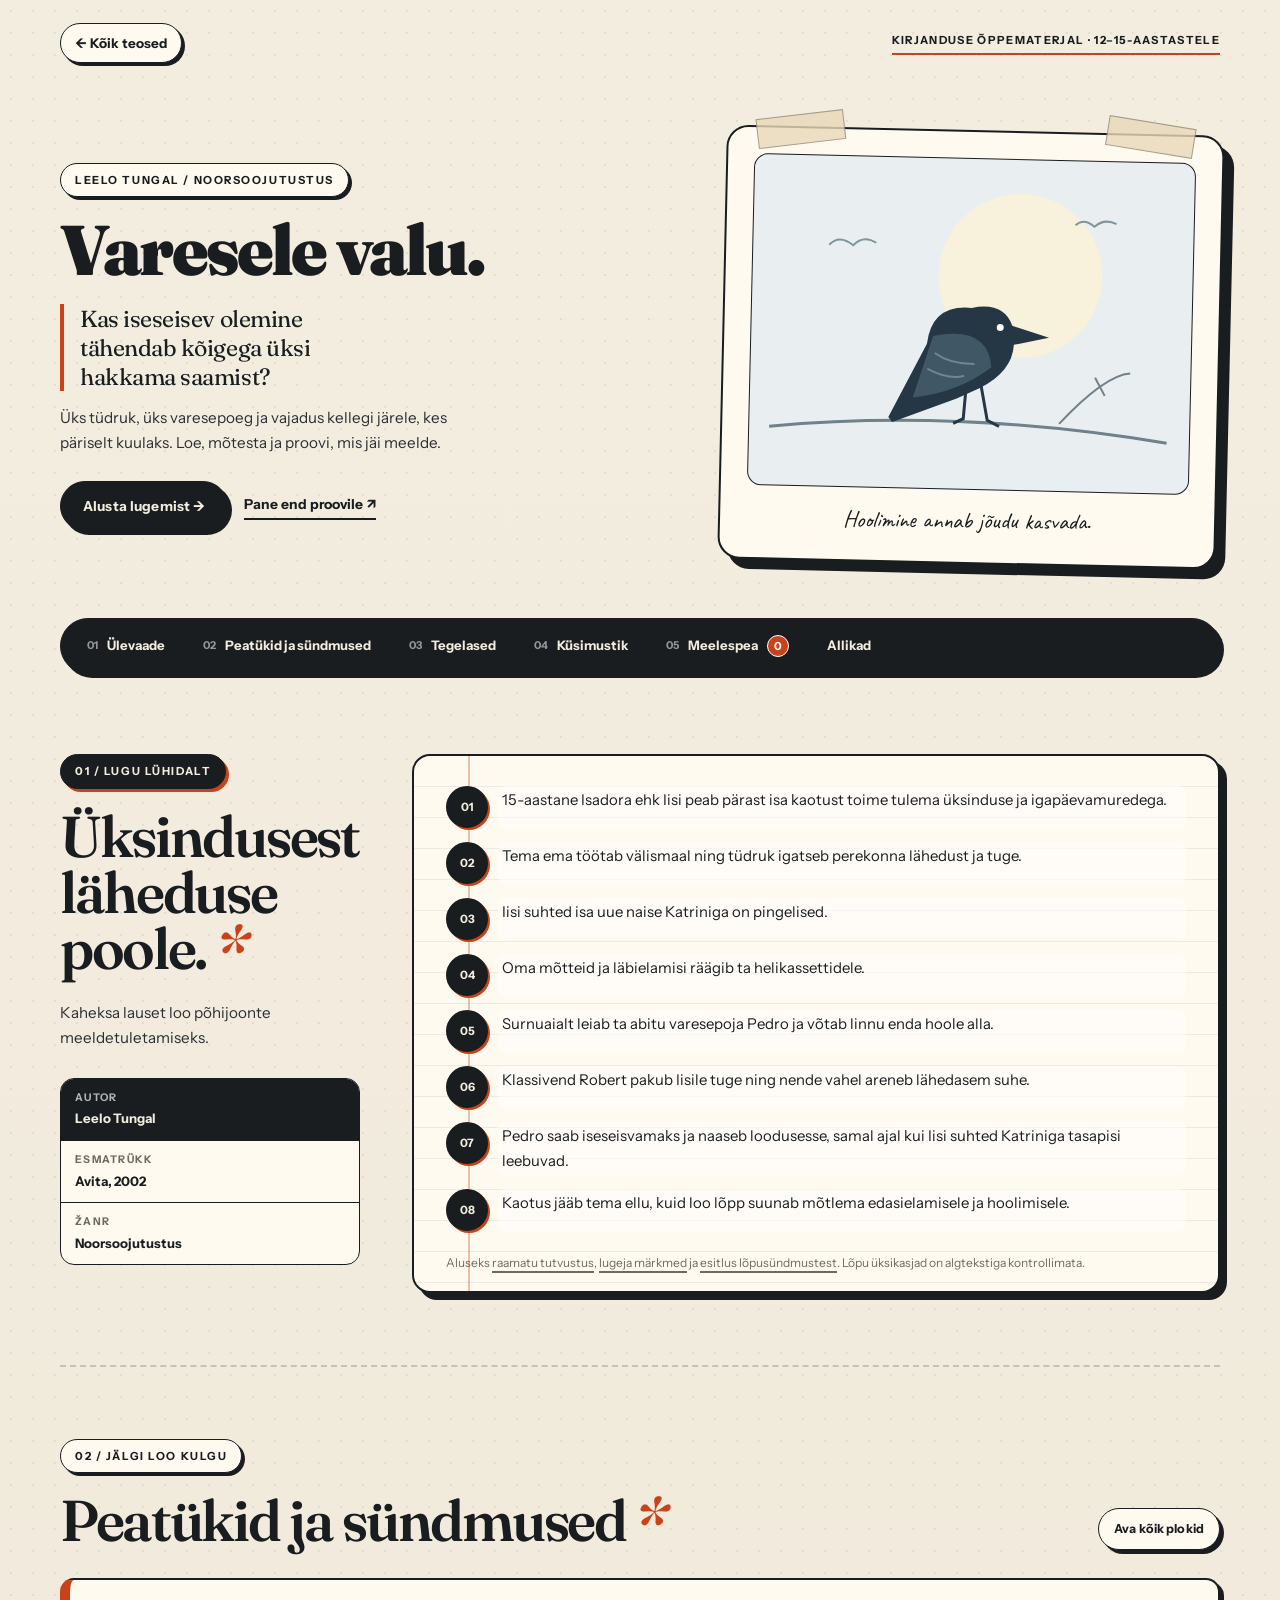
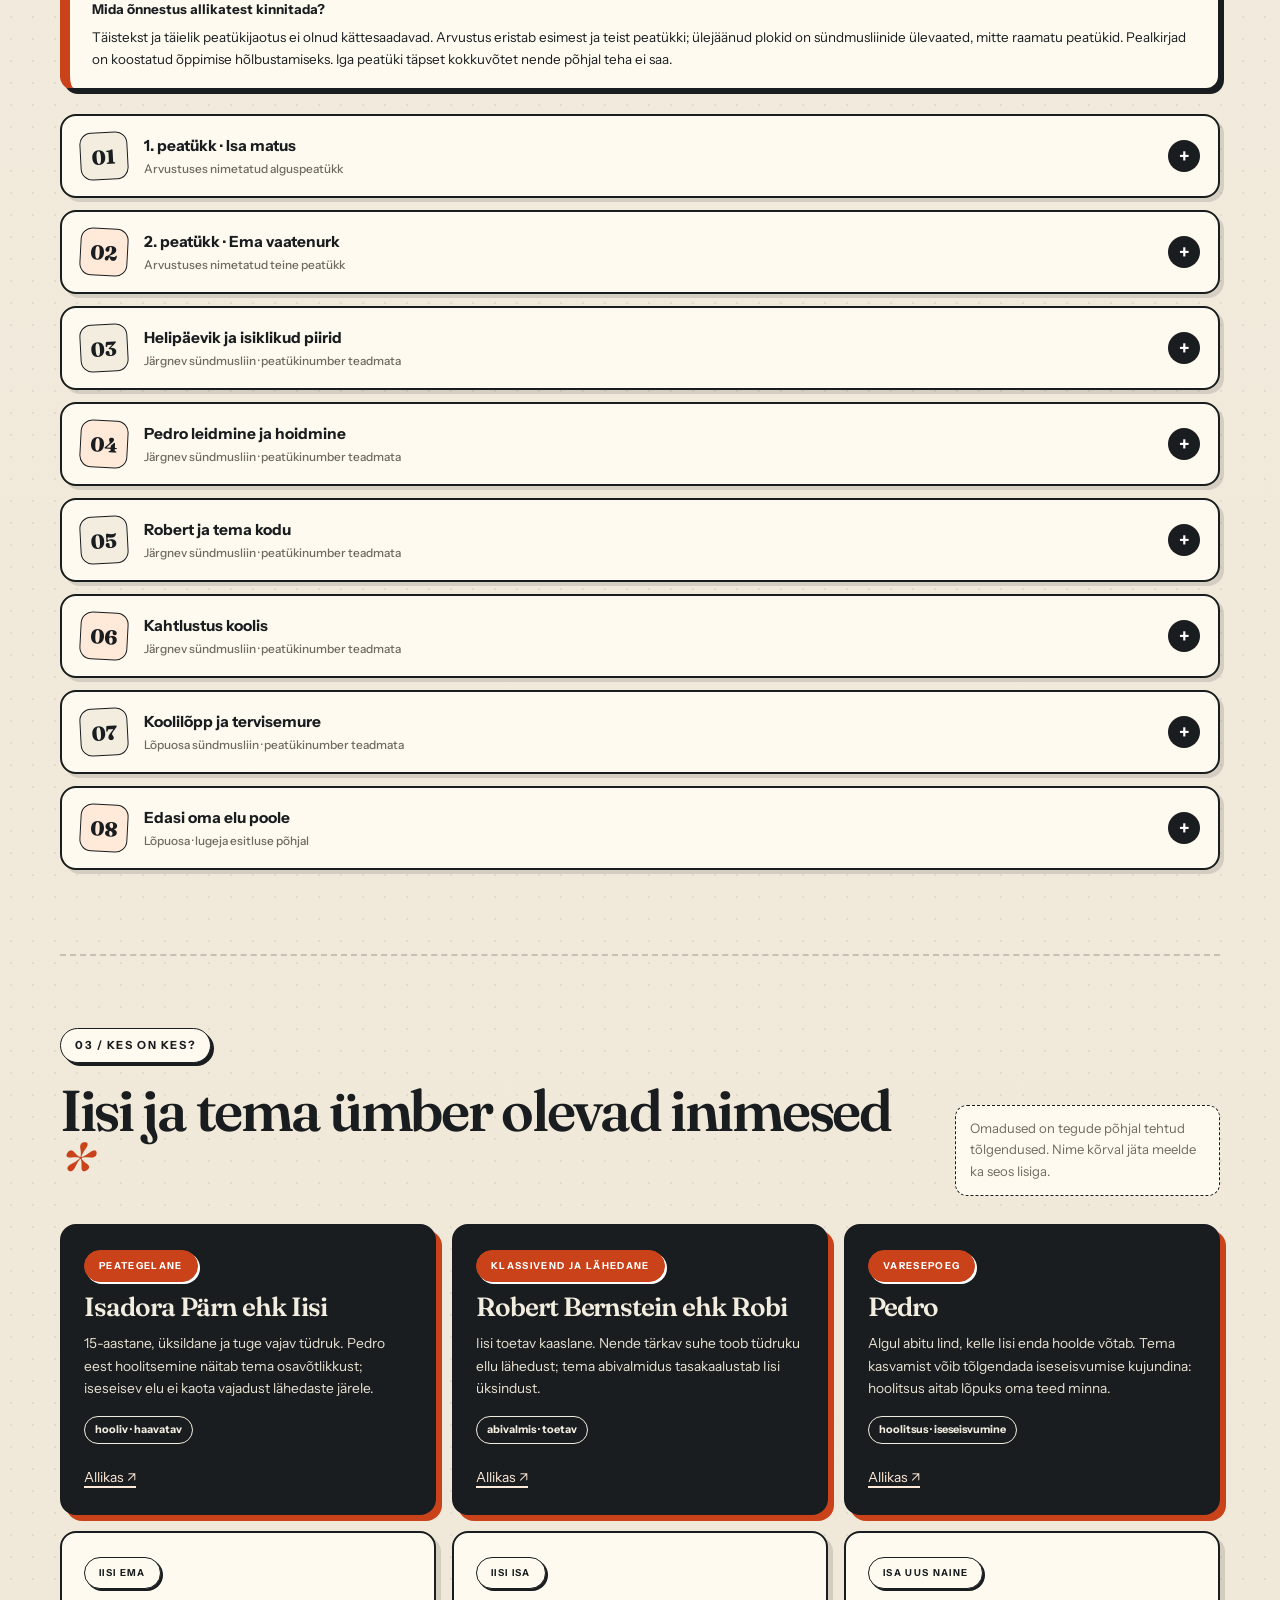
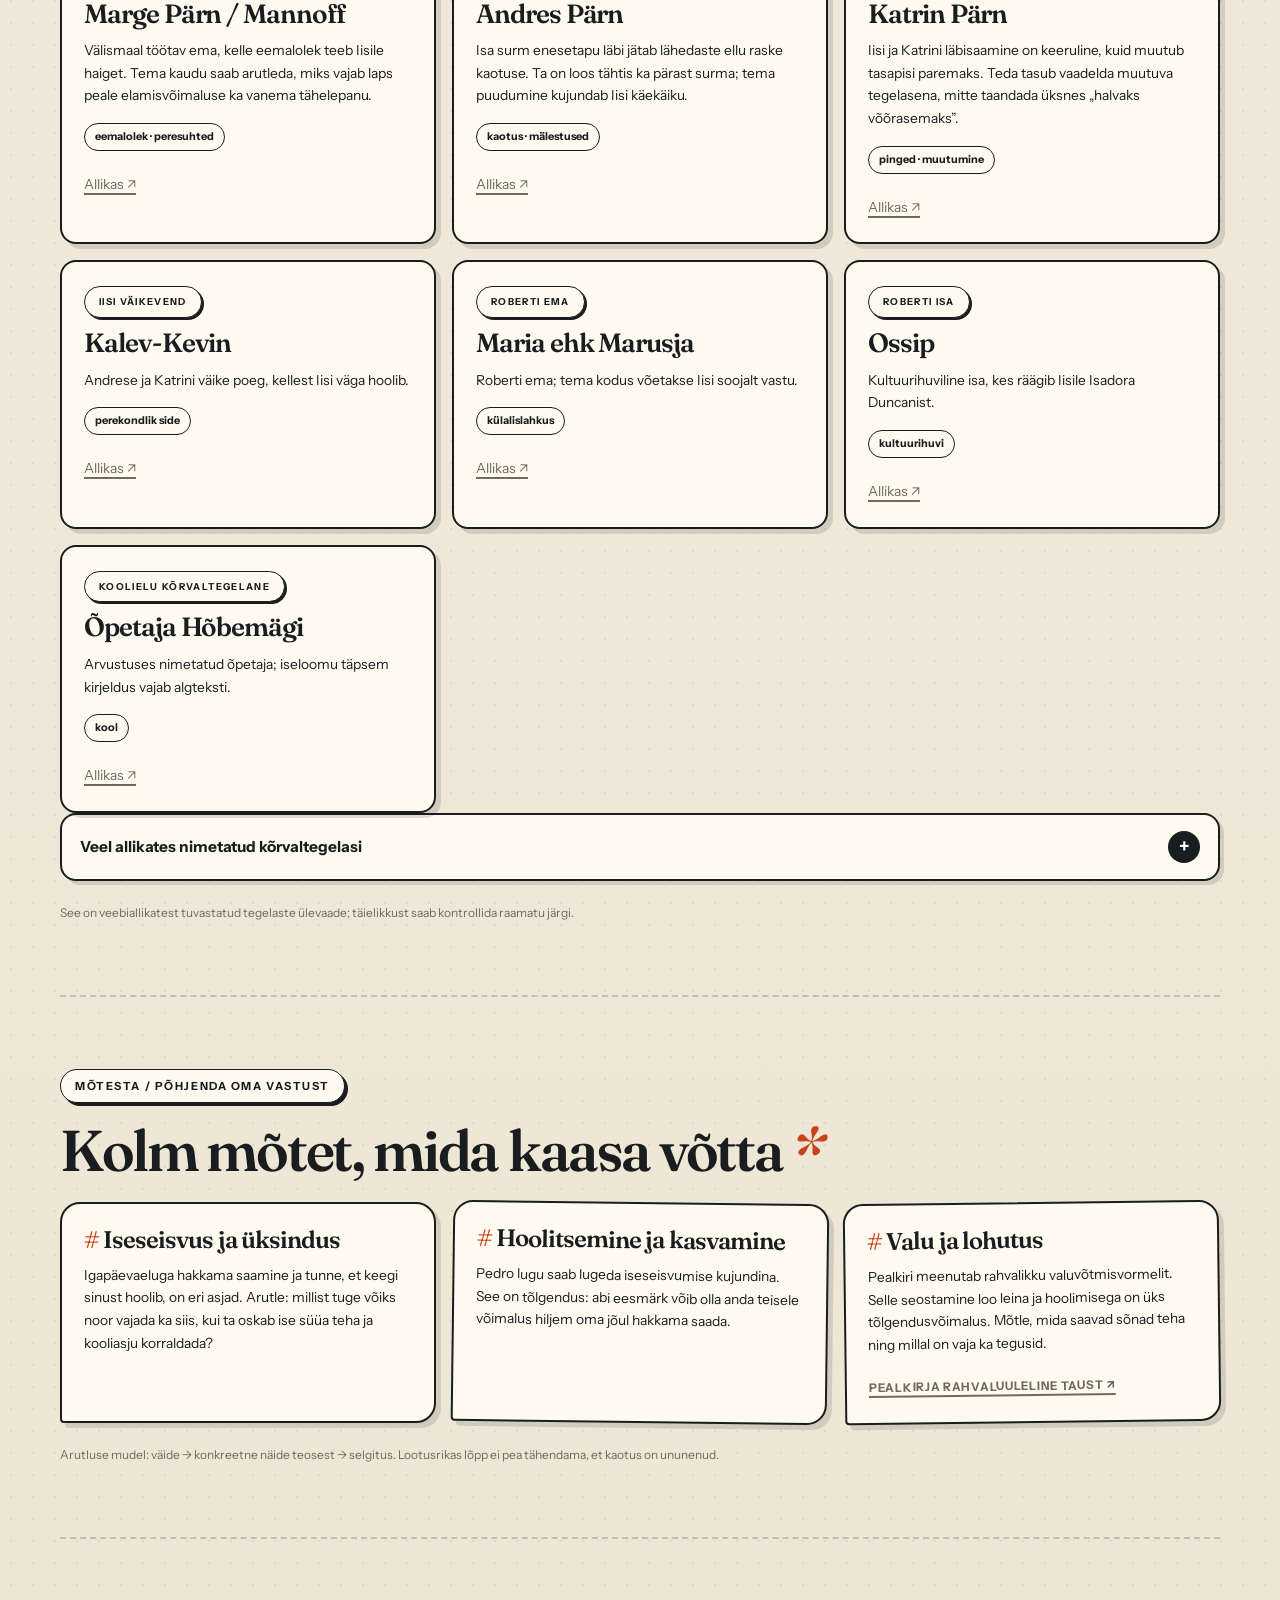
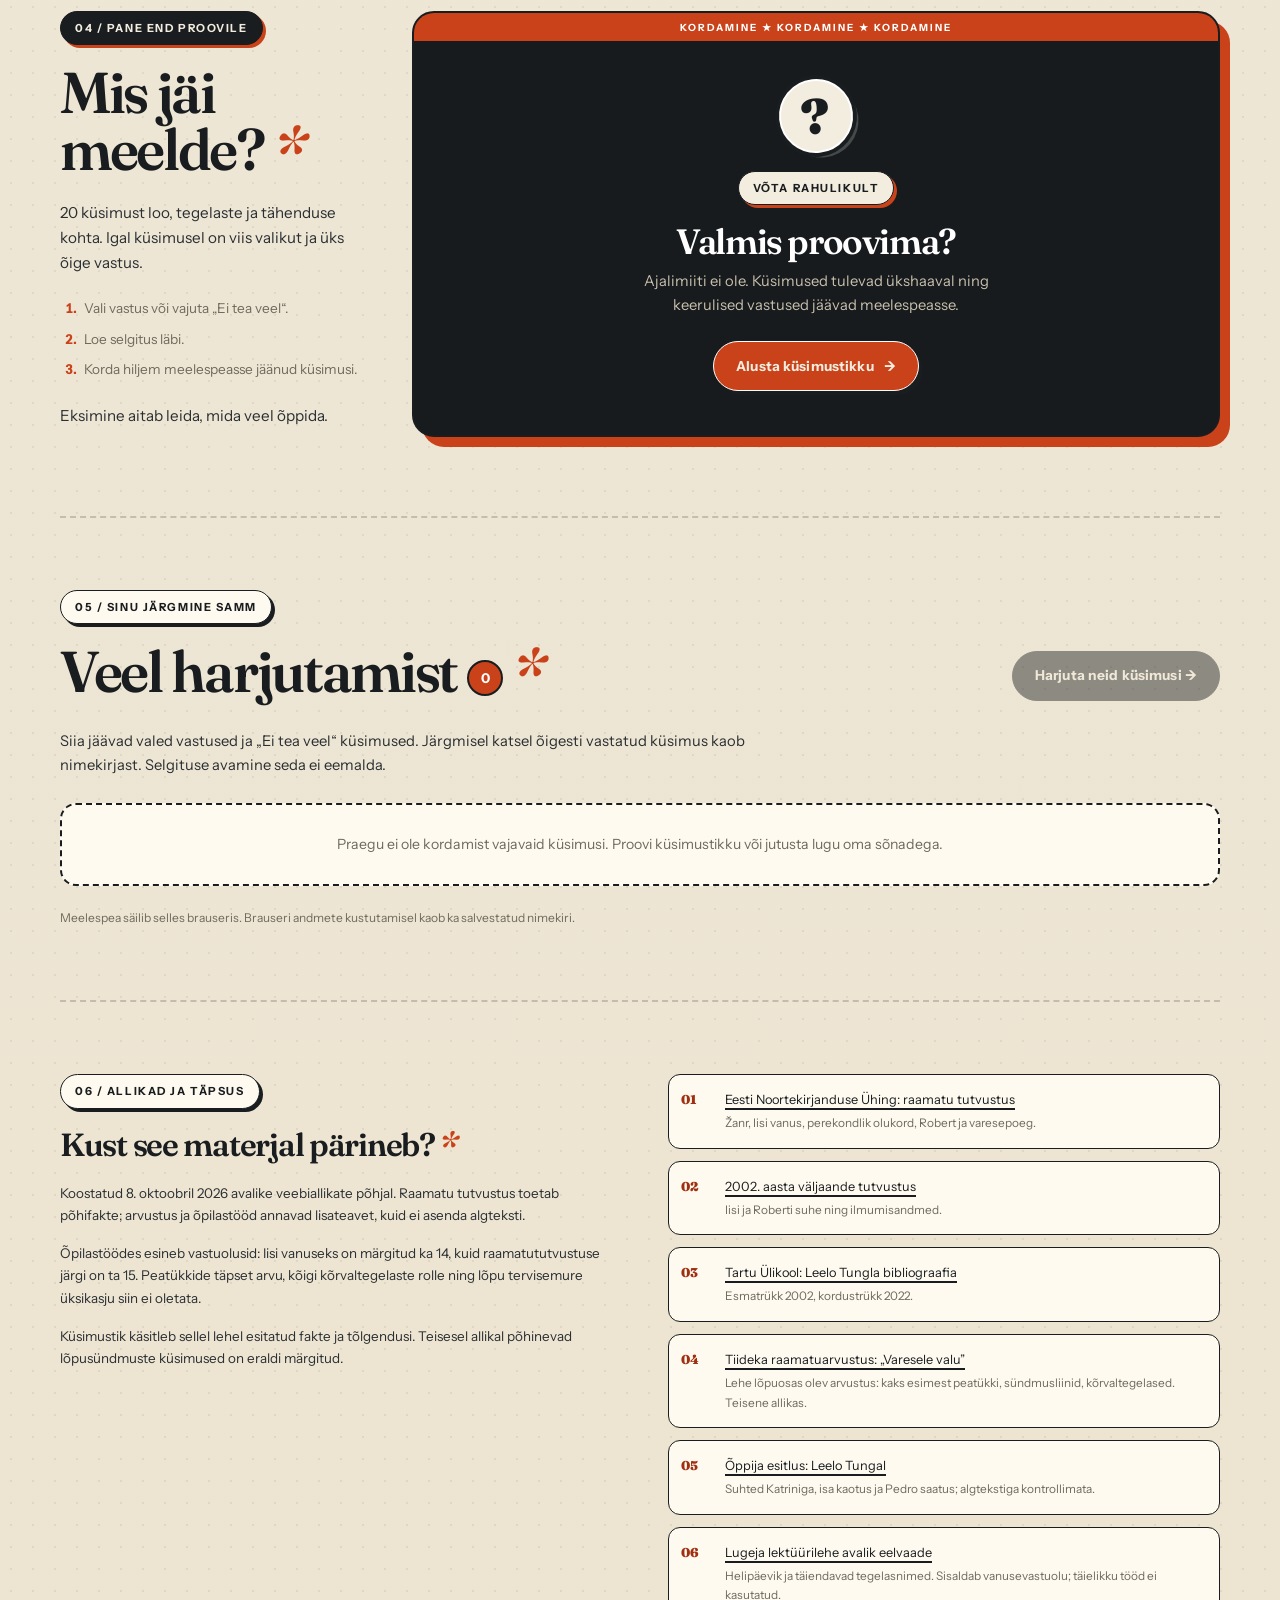
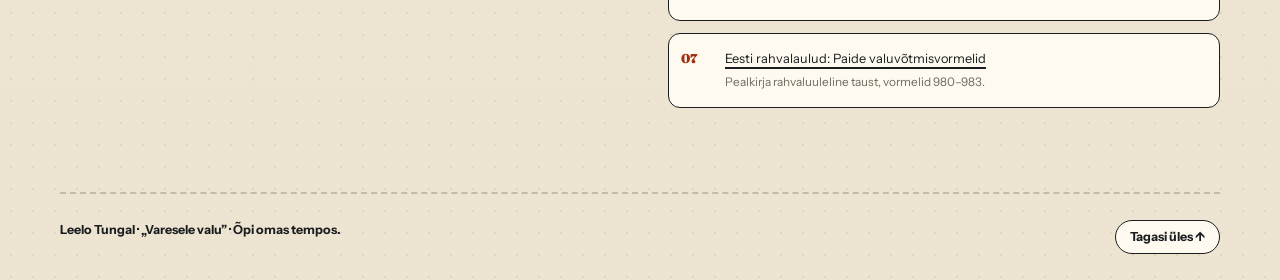
<file: varesele-valu-2/index.html>
<!DOCTYPE html>
<html lang="et">
<head>
<meta charset="UTF-8">
<meta name="viewport" content="width=device-width, initial-scale=1">
<meta name="description" content="Leelo Tungla „Varesele valu”: loo ülevaade, tegelased ja 20 küsimusega viktoriin koos salvestuva meelespeaga.">
<meta name="theme-color" content="#f3ede0">
<link rel="icon" href="data:,">
<title>Varesele valu · Leelo Tungal · Õppematerjal</title>
<link rel="preconnect" href="https://fonts.googleapis.com">
<link rel="preconnect" href="https://fonts.gstatic.com" crossorigin>
<link href="https://fonts.googleapis.com/css2?family=Fraunces:ital,opsz,wght@0,9..144,300..900;1,9..144,300..900&family=Instrument+Sans:ital,wght@0,400..700;1,400..700&family=Caveat:wght@600;700&display=swap" rel="stylesheet">
<style>
:root{
  color-scheme: light;
  --paper:#f3ede0;
  --paper-2:#fffaf0;
  --ink:#191d1f;
  --ink-soft:#2a2f32;
  --muted:#6f6a5e;
  --line:#191d1f;
  --accent:#c9421a;
  --accent-deep:#9e2f10;
  --accent-paper:#ffe9d9;
  --good:#245b37; --good-bg:#e7f2e4;
  --bad:#8f351e; --bad-bg:#fbe7d9;
  --radius:18px;
  --shadow:7px 7px 0 var(--ink);
  --shadow-sm:4px 4px 0 var(--ink);
  font-family:"Instrument Sans", -apple-system, BlinkMacSystemFont, "Segoe UI", sans-serif;
}
*{box-sizing:border-box}
html{scroll-behavior:smooth;scroll-padding-top:110px}
body{
  margin:0; background:var(--paper); color:var(--ink);
  font-size:16px; line-height:1.65;
  background-image:
    radial-gradient(#191d1f12 1px, transparent 1.2px),
    linear-gradient(#f3ede000, #e9dfc9aa);
  background-size:22px 22px, 100% 100%;
}
::selection{background:var(--ink); color:var(--paper)}
[hidden]{display:none!important}
.js-only{display:none}.js .js-only{display:inline-flex}.js .quiz-welcome{display:block}
a{color:inherit;text-underline-offset:4px;text-decoration-thickness:1.5px}
a:hover{color:var(--accent-deep)}
button,input{font:inherit} button{cursor:pointer} button:disabled{cursor:default}
:focus-visible{outline:3px solid var(--accent);outline-offset:4px;border-radius:4px}
h1,h2,h3,p{margin-top:0}
h1,h2,.character h3,.quiz-welcome h3,.quiz-results h3,#question-text{font-family:"Fraunces", Georgia, serif;font-weight:600;letter-spacing:-.04em;line-height:.95}
h2{font-size:clamp(2.4rem,4.5vw,3.6rem);line-height:.98;margin-bottom:22px}
h2::after{content:" *";color:var(--accent);font-style:italic}
p{margin-bottom:16px}
.wrap{width:min(1160px,calc(100% - 48px));margin-inline:auto}
.eyebrow{
  display:inline-flex;align-items:center;gap:8px;
  font-size:.7rem;font-weight:800;letter-spacing:.14em;text-transform:uppercase;
  border:1.5px solid var(--ink);border-radius:999px;padding:7px 14px;
  background:var(--paper-2);box-shadow:3px 3px 0 var(--ink);margin-bottom:20px;color:var(--ink)
}
.section-intro .eyebrow,.quiz-welcome .eyebrow{background:var(--ink);color:var(--paper);box-shadow:3px 3px 0 var(--accent)}
.quiet,.source-caption,.source-link,.section-note{font-size:.85rem;color:var(--muted)}
.skip-link{position:fixed;top:-100px;left:20px;z-index:50;padding:12px;background:var(--ink);color:var(--paper);border-radius:10px}
.skip-link:focus{top:15px}
.masthead{min-height:86px;display:flex;justify-content:space-between;gap:24px;align-items:center;padding:14px 0}
.back-link{text-decoration:none;font-weight:800;font-size:.84rem;border:1.5px solid var(--ink);border-radius:999px;padding:8px 14px;background:var(--paper-2);box-shadow:3px 3px 0 var(--ink)}
.back-link:hover{background:var(--ink);color:var(--paper)}
.masthead-label{display:flex;align-items:center;gap:10px;font-size:.7rem;font-weight:700;letter-spacing:.12em;text-transform:uppercase;color:var(--ink);border-bottom:2px solid var(--accent);padding-bottom:4px}
.dot{width:7px;height:7px;border-radius:50%;background:var(--accent)}

/* HERO */
.hero{display:grid;grid-template-columns:1.1fr .9fr;gap:54px;padding-block:44px 54px;align-items:center}
.hero h1{font-size:clamp(2rem,5.5vw,4.5rem);margin:0 0 20px;font-weight:900;white-space:nowrap}
.title-dot{color:var(--accent)}
.hero-lead{font-family:"Fraunces",serif;font-size:1.45rem;line-height:1.25;letter-spacing:-.02em;border-left:4px solid var(--accent);padding-left:16px;margin-bottom:14px;max-width:22ch}
.hero-description{max-width:42ch;font-size:.95rem;color:var(--ink-soft)}
.actions{display:flex;flex-wrap:wrap;align-items:center;gap:16px;margin-top:26px}
.button{display:inline-flex;justify-content:center;align-items:center;gap:10px;min-height:50px;padding:12px 22px;border:1.5px solid var(--ink);border-radius:999px;text-decoration:none;font-size:.86rem;font-weight:800;letter-spacing:.01em;box-shadow:var(--shadow-sm);transition:transform .15s, box-shadow .15s, background .15s}
.button:active{transform:translate(3px,3px);box-shadow:0 0 0 var(--ink)}
.button.primary{color:var(--paper);background:var(--ink)}
.button.primary:hover:not(:disabled){background:var(--accent);border-color:var(--ink);color:#fff}
.button.secondary{color:var(--ink);background:var(--paper-2)}
.button.secondary:hover:not(:disabled){background:var(--accent-paper)}
.button:disabled{opacity:.45;box-shadow:none}
.button.small{font-size:.78rem;min-height:42px;padding:9px 15px}
.text-link{font-size:.86rem;font-weight:800;text-decoration:none;border-bottom:2px solid var(--ink);padding-bottom:2px}
.text-link:hover{border-color:var(--accent);color:var(--accent-deep)}
.hero-art{margin:0;padding:26px 26px 16px;background:var(--paper-2);border:2px solid var(--ink);border-radius:22px;box-shadow:10px 10px 0 var(--ink);transform:rotate(1.3deg);position:relative}
.hero-art::before,.hero-art::after{content:"";position:absolute;top:-14px;width:86px;height:28px;background:#e8d9b8cc;border:1.5px solid #191d1f55;transform:rotate(-8deg)}
.hero-art::before{left:28px}.hero-art::after{right:28px;transform:rotate(8deg)}
.hero-art svg{display:block;width:100%;height:auto;background:#e9eef0;border:1.5px solid var(--ink);border-radius:14px}
.hero-art figcaption{text-align:center;font-family:"Caveat",cursive;font-size:1.45rem;color:var(--ink);padding:12px 6px 6px;transform:rotate(-.6deg)}

/* NAV - tume pill */
.section-nav{position:sticky;top:12px;z-index:10;background:transparent;border:none;padding:0 0 8px}
.nav-inner{display:flex;gap:6px;overflow-x:auto;background:var(--ink);color:var(--paper);border:1.5px solid var(--ink);border-radius:999px;padding:6px 10px;box-shadow:var(--shadow-sm);scrollbar-width:none}
.nav-inner::-webkit-scrollbar{display:none}
.nav-inner a{display:flex;align-items:center;gap:9px;padding:10px 16px;flex-shrink:0;font-size:.82rem;font-weight:700;text-decoration:none;border-radius:999px;white-space:nowrap}
.nav-inner a:hover{background:#ffffff22;text-decoration:none;color:#fff}
.nav-inner a>span:first-child{font-size:.68rem;color:#ffffff88;font-weight:700}
.count-badge{display:inline-grid;place-items:center;min-width:22px;height:22px;background:var(--accent);color:#fff;border-radius:50%;font-size:.7rem;font-weight:800;border:1px solid #fff}

/* SECTIONS */
.section{padding-block:72px;border-bottom:2px dashed #191d1f33}
.section-heading{display:flex;align-items:flex-end;justify-content:space-between;gap:30px;margin-bottom:28px}
.section-heading h2{margin-bottom:0}
.section-note{max-width:265px;margin:0;background:var(--paper-2);border:1.5px dashed var(--ink);border-radius:12px;padding:12px 14px;font-size:.82rem}
.section-intro>p:not(.eyebrow){color:var(--ink-soft);font-size:.95rem}
.summary-section,.quiz-section{display:grid;grid-template-columns:300px minmax(0,1fr);gap:52px}
.book-facts{margin:28px 0 0;font-size:.82rem;border:1.5px solid var(--ink);border-radius:14px;overflow:hidden;background:var(--paper-2)}
.book-facts>div{border-top:1.5px solid var(--ink);padding:10px 14px}.book-facts>div:first-child{border-top:none;background:var(--ink);color:var(--paper)}
.book-facts>div:first-child dt{color:#ffffffaa}
dt{font-size:.66rem;font-weight:800;letter-spacing:.12em;text-transform:uppercase;color:var(--muted);margin-bottom:2px}
dd{margin:0;font-weight:700}
.summary-paper{padding:30px 32px 18px;background:var(--paper-2);border:2px solid var(--ink);border-radius:var(--radius);box-shadow:var(--shadow);background-image:repeating-linear-gradient(transparent 0 30px, #191d1f12 30px 31px);position:relative}
.summary-paper::before{content:"";position:absolute;left:54px;top:0;bottom:0;width:2px;background:#c9421a55}
.summary-list{list-style:none;counter-reset:summary;padding:0;margin:0;position:relative}
.summary-list li{counter-increment:summary;display:grid;grid-template-columns:40px 1fr;gap:12px;margin-bottom:14px;font-size:.93rem;background:transparent}
.summary-list li::before{content:counter(summary,decimal-leading-zero);display:grid;place-items:center;width:38px;height:38px;background:var(--ink);color:var(--paper);border-radius:50%;font-size:.72rem;font-weight:800;border:2px solid var(--ink);box-shadow:2px 2px 0 var(--accent)}
.summary-list li span{background:#ffffff88;border-radius:8px;padding:2px 4px}
.source-caption{font-size:.75rem;margin-top:22px;margin-bottom:0}
.source-notice{padding:18px 20px 18px 22px;border:2px solid var(--ink);border-left:10px solid var(--accent);background:var(--paper-2);border-radius:14px;font-size:.84rem;margin-bottom:24px;box-shadow:var(--shadow-sm)}
.source-notice p{margin:6px 0 0}

/* STORY - kaustad */
.story{background:var(--paper-2);border:2px solid var(--ink);border-radius:16px;margin-bottom:12px;overflow:hidden;box-shadow:4px 4px 0 #191d1f22;transition:box-shadow .15s}
.story[open]{box-shadow:var(--shadow-sm)}
.story summary{display:flex;align-items:center;gap:16px;cursor:pointer;padding:16px 18px;list-style:none;font-weight:800;font-size:.96rem}
.story summary::-webkit-details-marker,.review-card summary::-webkit-details-marker{display:none}
.story-number{flex:0 0 48px;height:48px;display:grid;place-items:center;font-family:"Fraunces",serif;font-size:1.25rem;background:var(--paper);border:1.5px solid var(--ink);border-radius:12px;transform:rotate(-3deg)}
.story:nth-child(even) .story-number{transform:rotate(3deg);background:var(--accent-paper)}
.story summary small{display:block;font-size:.74rem;font-weight:500;color:var(--muted);margin-top:2px}
.expand-icon{font-size:1.2rem;font-weight:800;margin-left:auto;color:#fff;background:var(--ink);width:32px;height:32px;display:grid;place-items:center;border-radius:50%;flex-shrink:0}
.story[open] .expand-icon{background:var(--accent);transform:rotate(45deg)}
.story[open] summary{border-bottom:2px solid var(--ink);background:#fff}
.story-body{padding:20px 24px 22px 24px;font-size:.92rem;max-width:950px}
.story-body ul{padding-left:20px;margin:0 0 18px}
.character-line{font-size:.82rem;color:var(--muted);border-top:1px dashed #191d1f44;padding-top:12px}
.think{background:var(--ink);color:var(--paper);padding:13px 16px;border-radius:12px;font-size:.86rem}
.think strong{color:var(--accent-paper)}
.source-link{font-size:.74rem;font-weight:800;text-transform:uppercase;letter-spacing:.06em}

/* TEGELASED */
.character-grid{display:grid;grid-template-columns:repeat(3,minmax(0,1fr));gap:16px}
.character{padding:24px 22px;border:2px solid var(--ink);border-radius:16px;background:var(--paper-2);box-shadow:5px 5px 0 #191d1f22;position:relative}
.character:hover{transform:translateY(-2px);box-shadow:var(--shadow-sm)}
.character.featured{background:var(--ink);color:var(--paper);border-color:var(--ink);box-shadow:6px 6px 0 var(--accent)}
.character.featured p:not(.eyebrow){color:#e9e2d2}
.character.featured .source-caption a{color:var(--accent-paper)}
.character .eyebrow{margin-bottom:12px;font-size:.6rem;box-shadow:2px 2px 0 var(--ink)}
.character.featured .eyebrow{background:var(--accent);border-color:var(--accent);color:#fff;box-shadow:2px 2px 0 #fff}
.character h3{margin:0 0 12px;font-size:1.65rem;line-height:1}
.character p:not(.eyebrow){font-size:.86rem}
.tags{display:flex;flex-wrap:wrap;gap:6px;margin-top:16px}
.tags span{font-size:.68rem;font-weight:800;border:1.5px solid currentColor;padding:4px 10px;border-radius:999px;text-transform:lowercase}

/* TEEMAD */
#teemad .character{border-radius:20px 20px 20px 4px}
#teemad .character:nth-child(2){transform:rotate(.7deg)}
#teemad .character:nth-child(3){transform:rotate(-.7deg)}
#teemad h3{font-size:1.5rem}
#teemad h3::before{content:"# ";color:var(--accent)}

/* KÜSIMUSTIK - tume lava */
.quiz-instructions{font-size:.85rem;padding-left:20px;color:var(--muted);margin-block:22px}
.quiz-instructions li{padding-left:4px;margin-bottom:8px}
.quiz-instructions li::marker{color:var(--accent);font-weight:800}
.quiz-panel{padding:32px;border:2px solid var(--ink);border-radius:22px;background:#171b1d;color:#f3ede0;align-self:start;min-width:0;box-shadow:10px 10px 0 var(--accent);position:relative;overflow:hidden}
.quiz-panel::before{content:"KORDAMINE ★ KORDAMINE ★ KORDAMINE";position:absolute;top:0;left:0;right:0;font-size:.62rem;font-weight:800;letter-spacing:.2em;text-align:center;background:var(--accent);color:#fff;padding:6px}
.quiz-welcome{text-align:center;padding:34px 0 12px}
.quiz-symbol{width:74px;height:74px;display:grid;place-items:center;margin:0 auto 18px;background:var(--paper);color:var(--ink);font:3rem "Fraunces",serif;font-weight:900;border-radius:50%;border:2px solid #fff;box-shadow:0 0 0 4px var(--ink), 5px 5px 0 #ffffff33;transform:rotate(-6deg)}
.quiz-welcome h3,.quiz-results h3{font-size:2.2rem;margin-bottom:10px;color:#fff}
.quiz-welcome p:not(.eyebrow){font-size:.92rem;color:#c8bfad;max-width:380px;margin:0 auto 24px}
.quiz-welcome .eyebrow{background:var(--paper);color:var(--ink);box-shadow:3px 3px 0 var(--accent)}
.quiz-meta{display:flex;justify-content:space-between;font-size:.74rem;font-weight:700;letter-spacing:.08em;text-transform:uppercase;color:#b9b0a0;margin-top:18px}
progress{display:block;appearance:none;width:100%;height:10px;border:1.5px solid #fff;background:#ffffff22;border-radius:999px;overflow:hidden;margin:12px 0 24px}
progress::-webkit-progress-bar{background:#ffffff22}
progress::-webkit-progress-value{background:var(--accent)}
progress::-moz-progress-bar{background:var(--accent)}
#question-topic{color:var(--accent-paper);font-size:.68rem;margin-bottom:8px;border-color:#ffffff44;background:transparent;box-shadow:none}
#question-text{font-size:1.45rem;line-height:1.15;margin-bottom:20px;color:#fff}
.answers{display:grid;gap:10px}
.answer{display:flex;align-items:center;gap:12px;border:1.5px solid #ffffff33;border-radius:12px;padding:12px;min-height:52px;background:#ffffff08;color:#f3ede0;text-align:left;font-size:.88rem;line-height:1.5;transition:transform .12s, background .12s}
.answer:not(:disabled):hover{border-color:#fff;background:#ffffff18;transform:translateX(4px)}
.answer-letter{display:grid;place-items:center;flex:0 0 30px;height:30px;border:1.5px solid currentColor;border-radius:8px;font-size:.74rem;font-weight:800}
.answer.correct{background:#e7f2e4;border-color:#7fd08a;color:#123d22}
.answer.wrong{background:#f9c9b3;border-color:#ff7a4d;color:#5a1600}
.answer-marker{margin-left:auto;font-size:.7rem;font-weight:800;white-space:nowrap}
.feedback:empty{display:none}
.feedback{margin-top:18px;padding:16px 18px;border-radius:12px;font-size:.88rem;background:var(--paper);color:var(--ink);border:1.5px dashed var(--ink)}
.feedback strong{display:inline-block;background:var(--ink);color:var(--paper);border-radius:999px;padding:3px 12px;margin-bottom:8px;font-size:.78rem}
.feedback p{margin-bottom:8px}.feedback p:last-child{margin-bottom:0}
.quiz-actions{display:flex;align-items:center;gap:12px;flex-wrap:wrap;margin-top:18px}
.quiz-actions .button.secondary{background:transparent;color:#fff;border-color:#ffffff66;box-shadow:none}
.quiz-actions .button.secondary:hover{border-color:#fff;background:#ffffff18}
.quiz-actions .quiet{margin-left:auto;font-size:.74rem;color:#b9b0a0}
.result-score{font-family:"Fraunces",serif;font-size:4rem;color:#fff;margin-bottom:6px;letter-spacing:-.05em}
.result-score::after{content:".";color:var(--accent)}
.quiz-results .actions{gap:10px}
.memory-description{max-width:730px;color:var(--ink-soft);font-size:.92rem}
.heading-count{display:inline-grid;place-items:center;vertical-align:middle;min-width:36px;height:36px;padding-inline:8px;background:var(--accent);color:#fff;border:2px solid var(--ink);border-radius:50%;font:.85rem "Instrument Sans",sans-serif;font-weight:800}
.empty-state{margin:26px 0 0;padding:28px;text-align:center;border:2px dashed var(--ink);border-radius:16px;font-size:.88rem;color:var(--muted);background:var(--paper-2)}
.review-card{background:var(--paper-2);padding:18px 20px;margin-top:12px;border:2px solid var(--ink);border-radius:14px;box-shadow:3px 3px 0 #191d1f22}
.review-card summary{cursor:pointer;list-style:none;font-weight:700;font-size:.92rem}
.review-card summary::after{content:"Näita selgitust +";display:block;margin-top:8px;font-size:.72rem;font-weight:800;color:var(--accent-deep);letter-spacing:.04em}
.review-card[open] summary::after{content:"Peida selgitus −"}
.review-reason{display:inline-block;text-transform:uppercase;font-size:.6rem;font-weight:800;letter-spacing:.1em;color:#fff;background:var(--ink);border-radius:999px;padding:4px 10px;margin-bottom:8px}
.review-explanation{padding-top:12px;font-size:.84rem}
.storage-notice{border:2px solid var(--ink);border-left:10px solid var(--accent);padding:12px 16px;background:var(--paper-2);font-size:.82rem;border-radius:12px}
.sources-section{display:grid;grid-template-columns:1fr 1fr;gap:56px}
.sources-section h2{font-size:2rem}
.sources-section p:not(.eyebrow){font-size:.84rem;color:var(--ink-soft)}
.source-list{margin:0;padding-left:0;list-style:none;font-size:.8rem;counter-reset:src}
.source-list li{counter-increment:src;position:relative;padding:14px 14px 14px 56px;margin-bottom:12px;background:var(--paper-2);border:1.5px solid var(--ink);border-radius:12px;scroll-margin-top:120px}
.source-list li::before{content:counter(src,decimal-leading-zero);position:absolute;left:12px;top:14px;font-family:"Fraunces",serif;font-weight:900;color:var(--accent-deep)}
.source-list span{display:block;color:var(--muted);font-size:.74rem;margin-top:4px}
.footer{display:flex;justify-content:space-between;gap:20px;padding-block:26px;color:var(--ink);font-size:.78rem;font-weight:700}
.footer p{margin:0}
.footer a{border:1.5px solid var(--ink);border-radius:999px;padding:6px 14px;text-decoration:none;background:var(--paper-2)}
.footer a:hover{background:var(--ink);color:var(--paper)}

@media (max-width:1000px){
  .hero{gap:32px}.summary-section,.quiz-section{grid-template-columns:240px minmax(0,1fr);gap:32px}
  .nav-inner{gap:4px}.character-grid{grid-template-columns:repeat(2,minmax(0,1fr))}
}
@media (max-width:760px){
  .wrap{width:calc(100% - 32px)}
  .masthead{min-height:70px}
  .hero{padding-block:28px 36px;gap:28px;grid-template-columns:1fr}
  .hero h1{font-size:clamp(1.8rem,10vw,4.5rem)}
  .hero-art{transform:rotate(0)}
  .section{padding-block:48px}
  .summary-section,.quiz-section,.sources-section{grid-template-columns:1fr;gap:26px}
  .book-facts{display:grid;grid-template-columns:1fr 1fr 1fr;gap:0}
  .section-heading{align-items:flex-start;flex-wrap:wrap;gap:16px}
  .section-note{max-width:100%}
  .summary-paper{padding:22px 20px}.summary-paper::before{display:none}
  .story summary{padding:14px;gap:12px}.story-body{padding:18px}
  .quiz-panel{padding:24px 18px 22px}.section-nav{top:8px}
}
@media (max-width:440px){
  .character-grid{grid-template-columns:1fr}
  .book-facts{grid-template-columns:1fr}
  .footer{flex-direction:column;gap:10px}
}
@media (prefers-reduced-motion:reduce){html{scroll-behavior:auto}*,*::before,*::after{transition:none!important}}
@media print{
  body{background:#fff;font-size:11pt;background-image:none}
  .wrap{width:100%}.masthead,.section-nav,.hero-art,.hero .actions,.skip-link,.button,.quiz-section,.memory-section,.footer,.hero{display:block;padding:0}
  .hero h1{font-size:36pt}.summary-section,.sources-section{display:block}
  .summary-paper,.character,.story,.source-notice,.review-card{box-shadow:none;break-inside:avoid}
  .story-body{display:block!important}.expand-icon{display:none}
}
</style>
</head>
<body id="algus">
<a class="skip-link" href="#kokkuvote">Liigu õppematerjali juurde</a>
<header class="wrap">
<div class="masthead"><a class="back-link" href="../index.html">← Kõik teosed</a><span class="masthead-label">Kirjanduse õppematerjal · 12–15-aastastele</span>
</div>
<div class="hero">
<div>
<p class="eyebrow">Leelo Tungal / Noorsoojutustus</p>
<h1>Varesele valu.</h1>
<p class="hero-lead">Kas iseseisev olemine tähendab kõigega üksi hakkama saamist?</p>
<p class="hero-description">Üks tüdruk, üks varesepoeg ja vajadus kellegi järele, kes päriselt kuulaks. Loe, mõtesta ja proovi, mis jäi meelde.</p>
<div class="actions"><a class="button primary" href="#kokkuvote">Alusta lugemist →</a><a class="text-link" href="#kusimustik">Pane end proovile ↗</a>
</div>
</div>
<figure class="hero-art"><svg viewBox="0 0 440 330" role="img" aria-labelledby="bird-title"><title id="bird-title">Vares oksal heleda taeva taustal</title><circle cx="268" cy="116" r="82" fill="#f8f1dc"/><path d="M20 272 Q210 250 418 280" fill="none" stroke="#70818a" stroke-width="3"/><path d="M310 263 Q355 213 380 211 M355 234 L345 216" fill="none" stroke="#70818a" stroke-width="2"/><path d="M139 260 L176 186 Q180 146 220 149 Q252 142 261 166 L298 177 L263 185 Q262 212 230 229 L207 240 L143 265 Z" fill="#253745"/><path d="M182 178 Q237 166 241 208 Q209 234 163 240 Z" fill="#405766"/><path d="M184 195 Q200 206 224 205 M177 211 Q200 222 214 217" fill="none" stroke="#718691" stroke-width="2"/><circle cx="249" cy="168" r="3.5" fill="#fffdf8"/><path d="M216 231 L214 260 L204 265 M231 226 L238 261 L250 267" fill="none" stroke="#253745" stroke-width="3"/><path d="M76 89 Q86 78 100 89 Q110 78 123 86 M322 64 Q330 56 341 65 Q351 56 363 62" fill="none" stroke="#82959d" stroke-width="2"/></svg><figcaption>Hoolimine annab jõudu kasvada.</figcaption></figure>
</div></header>
<nav class="section-nav" aria-label="Õppematerjali osad">
<div class="wrap nav-inner"><a href="#kokkuvote"><span>01</span>Ülevaade</a><a href="#peatukid"><span>02</span>Peatükid ja sündmused</a><a href="#tegelased"><span>03</span>Tegelased</a><a href="#kusimustik"><span>04</span>Küsimustik</a><a href="#meelespea"><span>05</span>Meelespea <span class="count-badge" id="nav-review-count">0</span></a><a href="#allikad">Allikad</a>
</div></nav>
<main class="wrap">
<section class="section summary-section" id="kokkuvote">
<div class="section-intro">
<p class="eyebrow">01 / Lugu lühidalt</p>
<h2>Üksindusest läheduse poole.</h2>
<p>Kaheksa lauset loo põhijoonte meeldetuletamiseks.</p><dl class="book-facts">
<div><dt>Autor</dt><dd>Leelo Tungal</dd>
</div>
<div><dt>Esmatrükk</dt><dd>Avita, 2002</dd>
</div>
<div><dt>Žanr</dt><dd>Noorsoojutustus</dd>
</div></dl>
</div>
<div class="summary-paper">
<ol class="summary-list">
<li><span>15-aastane Isadora ehk Iisi peab pärast isa kaotust toime tulema üksinduse ja igapäevamuredega.</span></li>
<li><span>Tema ema töötab välismaal ning tüdruk igatseb perekonna lähedust ja tuge.</span></li>
<li><span>Iisi suhted isa uue naise Katriniga on pingelised.</span></li>
<li><span>Oma mõtteid ja läbielamisi räägib ta helikassettidele.</span></li>
<li><span>Surnuaialt leiab ta abitu varesepoja Pedro ja võtab linnu enda hoole alla.</span></li>
<li><span>Klassivend Robert pakub Iisile tuge ning nende vahel areneb lähedasem suhe.</span></li>
<li><span>Pedro saab iseseisvamaks ja naaseb loodusesse, samal ajal kui Iisi suhted Katriniga tasapisi leebuvad.</span></li>
<li><span>Kaotus jääb tema ellu, kuid loo lõpp suunab mõtlema edasielamisele ja hoolimisele.</span></li>
</ol>
<p class="source-caption">Aluseks <a href="#tutvustus">raamatu tutvustus</a>, <a href="#markmed">lugeja märkmed</a> ja <a href="#esitlus">esitlus lõpusündmustest</a>. Lõpu üksikasjad on algtekstiga kontrollimata.</p>
</div>
</section>
<section class="section" id="peatukid">
<div class="section-heading">
<div>
<p class="eyebrow">02 / Jälgi loo kulgu</p>
<h2>Peatükid ja sündmused</h2>
</div><button class="button secondary small js-only" id="toggle-stories" type="button">Ava kõik plokid</button>
</div>
<div class="source-notice"><strong>Mida õnnestus allikatest kinnitada?</strong>
<p>Täistekst ja täielik peatükijaotus ei olnud kättesaadavad. Arvustus eristab esimest ja teist peatükki; ülejäänud plokid on sündmusliinide ülevaated, mitte raamatu peatükid. Pealkirjad on koostatud õppimise hõlbustamiseks. Iga peatüki täpset kokkuvõtet nende põhjal teha ei saa.</p>
</div>
<details class="story">
<summary><span class="story-number">01</span><span>1. peatükk · Isa matus<small>Arvustuses nimetatud alguspeatükk</small></span><span class="expand-icon" aria-hidden="true">+</span></summary>
<div class="story-body">
<p>Iisi matab isa; leinaga segunevad pahameel matuseliste jutu ja ema puudumise pärast.</p>
<p class="character-line"><strong>Tegelased:</strong> Iisi, Andres, Katrin, Kalev-Kevin, Marge (mõtetes).</p>
<p class="think"><strong>Mõtle:</strong> Miks võivad lohutuseks mõeldud sõnad leinajale võõralt kõlada?</p><a class="source-link" href="#arvustus">Vaata selle ploki allikat ↗</a>
</div>
</details>
<details class="story">
<summary><span class="story-number">02</span><span>2. peatükk · Ema vaatenurk<small>Arvustuses nimetatud teine peatükk</small></span><span class="expand-icon" aria-hidden="true">+</span></summary>
<div class="story-body">
<p>Marge meenutab abielu ja tütre nime valimist; päeviku lugemine on rikkunud Iisi usaldust.</p>
<p class="character-line"><strong>Tegelased:</strong> Marge, Iisi, Andres.</p>
<p class="think"><strong>Mõtle:</strong> Kuidas muudab teise tegelase vaatenurk sinu esialgset hinnangut?</p><a class="source-link" href="#arvustus">Vaata selle ploki allikat ↗</a>
</div>
</details>
<details class="story">
<summary><span class="story-number">03</span><span>Helipäevik ja isiklikud piirid<small>Järgnev sündmusliin · peatükinumber teadmata</small></span><span class="expand-icon" aria-hidden="true">+</span></summary>
<div class="story-body">
<p>Kassetid avavad Iisi elu; tagasivaates aitab isa tal kahtlasest seltskonnast vabaneda.</p>
<p class="character-line"><strong>Tegelased:</strong> Iisi, Marge, Andres, Kalev-Kevin.</p>
<p class="think"><strong>Mõtle:</strong> Mis vahe on usaldusel ja soovil kõigile meeldida?</p><a class="source-link" href="#arvustus">Vaata selle ploki allikat ↗</a>
</div>
</details>
<details class="story">
<summary><span class="story-number">04</span><span>Pedro leidmine ja hoidmine<small>Järgnev sündmusliin · peatükinumber teadmata</small></span><span class="expand-icon" aria-hidden="true">+</span></summary>
<div class="story-body">
<p>Iisi leiab kalmistult varesepoja, paneb talle nimeks Pedro ning hoolitseb tema eest.</p>
<p class="character-line"><strong>Tegelased:</strong> Iisi, Pedro.</p>
<p class="think"><strong>Mõtle:</strong> Mida võib teise eest hoolitsemine anda inimesele, kes tunneb end üksikuna?</p><a class="source-link" href="#tutvustus">Vaata selle ploki allikat ↗</a>
</div>
</details>
<details class="story">
<summary><span class="story-number">05</span><span>Robert ja tema kodu<small>Järgnev sündmusliin · peatükinumber teadmata</small></span><span class="expand-icon" aria-hidden="true">+</span></summary>
<div class="story-body">
<p>Roberti lähedased võtavad Iisi omaks; poiss aitab Pedrot kasvatada.</p>
<p class="character-line"><strong>Tegelased:</strong> Iisi, Robert, Maria, Ossip, Pedro.</p>
<p class="think"><strong>Mõtle:</strong> Millised teod annavad külalisele tunde, et ta on oodatud?</p><a class="source-link" href="#arvustus">Vaata selle ploki allikat ↗</a>
</div>
</details>
<details class="story">
<summary><span class="story-number">06</span><span>Kahtlustus koolis<small>Järgnev sündmusliin · peatükinumber teadmata</small></span><span class="expand-icon" aria-hidden="true">+</span></summary>
<div class="story-body">
<p>Venekeelse pommiähvarduse järel langeb kahtlus Robertile; olukorda selgitatakse koolis.</p>
<p class="character-line"><strong>Tegelased:</strong> Robert, Iisi, koolipere.</p>
<p class="think"><strong>Mõtle:</strong> Miks ei tõesta inimese keel ega päritolu tema süüd?</p><a class="source-link" href="#arvustus">Vaata selle ploki allikat ↗</a>
</div>
</details>
<details class="story">
<summary><span class="story-number">07</span><span>Koolilõpp ja tervisemure<small>Lõpuosa sündmusliin · peatükinumber teadmata</small></span><span class="expand-icon" aria-hidden="true">+</span></summary>
<div class="story-body">
<p>Iisi lõpetab üheksanda klassi; Katrini pitsale järgneb tervisemure ning selgineb isa viimaste kuude taust.</p>
<p class="character-line"><strong>Tegelased:</strong> Iisi, Katrin, Andres (mälestustes).</p>
<p class="think"><strong>Mõtle:</strong> Kuidas eristada tegelase esimest oletust hiljem selguvast tõest?</p><a class="source-link" href="#arvustus">Vaata selle ploki allikat ↗</a>
</div>
</details>
<details class="story">
<summary><span class="story-number">08</span><span>Edasi oma elu poole<small>Lõpuosa · lugeja esitluse põhjal</small></span><span class="expand-icon" aria-hidden="true">+</span></summary>
<div class="story-body">
<p>Pedro naaseb loodusesse; Iisi ja Katrini suhted paranevad ning elu läheb kaotusest hoolimata edasi.</p>
<p class="character-line"><strong>Tegelased:</strong> Iisi, Pedro, Katrin, Robert.</p>
<p class="think"><strong>Mõtle:</strong> Kas lootusrikas lõpp peab tähendama, et kõik probleemid on kadunud?</p><a class="source-link" href="#esitlus">Vaata selle ploki allikat ↗</a>
</div>
</details>
</section>
<section class="section" id="tegelased">
<div class="section-heading">
<div>
<p class="eyebrow">03 / Kes on kes?</p>
<h2>Iisi ja tema ümber olevad inimesed</h2>
</div>
<p class="section-note">Omadused on tegude põhjal tehtud tõlgendused. Nime kõrval jäta meelde ka seos Iisiga.</p>
</div>
<div class="character-grid">
<article class="character featured">
<p class="eyebrow">Peategelane</p>
<h3>Isadora Pärn ehk Iisi</h3>
<p>15-aastane, üksildane ja tuge vajav tüdruk. Pedro eest hoolitsemine näitab tema osavõtlikkust; iseseisev elu ei kaota vajadust lähedaste järele.</p>
<div class="tags"><span>hooliv · haavatav</span>
</div>
<p class="source-caption"><a href="#tutvustus">Allikas ↗</a></p>
</article>
<article class="character featured">
<p class="eyebrow">Klassivend ja lähedane</p>
<h3>Robert Bernstein ehk Robi</h3>
<p>Iisi toetav kaaslane. Nende tärkav suhe toob tüdruku ellu lähedust; tema abivalmidus tasakaalustab Iisi üksindust.</p>
<div class="tags"><span>abivalmis · toetav</span>
</div>
<p class="source-caption"><a href="#tutvustus">Allikas ↗</a></p>
</article>
<article class="character featured">
<p class="eyebrow">Varesepoeg</p>
<h3>Pedro</h3>
<p>Algul abitu lind, kelle Iisi enda hoolde võtab. Tema kasvamist võib tõlgendada iseseisvumise kujundina: hoolitsus aitab lõpuks oma teed minna.</p>
<div class="tags"><span>hoolitsus · iseseisvumine</span>
</div>
<p class="source-caption"><a href="#esitlus">Allikas ↗</a></p>
</article>
<article class="character ">
<p class="eyebrow">Iisi ema</p>
<h3>Marge Pärn / Mannoff</h3>
<p>Välismaal töötav ema, kelle eemalolek teeb Iisile haiget. Tema kaudu saab arutleda, miks vajab laps peale elamisvõimaluse ka vanema tähelepanu.</p>
<div class="tags"><span>eemalolek · peresuhted</span>
</div>
<p class="source-caption"><a href="#tutvustus">Allikas ↗</a></p>
</article>
<article class="character ">
<p class="eyebrow">Iisi isa</p>
<h3>Andres Pärn</h3>
<p>Isa surm enesetapu läbi jätab lähedaste ellu raske kaotuse. Ta on loos tähtis ka pärast surma; tema puudumine kujundab Iisi käekäiku.</p>
<div class="tags"><span>kaotus · mälestused</span>
</div>
<p class="source-caption"><a href="#esitlus">Allikas ↗</a></p>
</article>
<article class="character ">
<p class="eyebrow">Isa uus naine</p>
<h3>Katrin Pärn</h3>
<p>Iisi ja Katrini läbisaamine on keeruline, kuid muutub tasapisi paremaks. Teda tasub vaadelda muutuva tegelasena, mitte taandada üksnes „halvaks võõrasemaks”.</p>
<div class="tags"><span>pinged · muutumine</span>
</div>
<p class="source-caption"><a href="#esitlus">Allikas ↗</a></p>
</article>
<article class="character ">
<p class="eyebrow">Iisi väikevend</p>
<h3>Kalev-Kevin</h3>
<p>Andrese ja Katrini väike poeg, kellest Iisi väga hoolib.</p>
<div class="tags"><span>perekondlik side</span>
</div>
<p class="source-caption"><a href="#arvustus">Allikas ↗</a></p>
</article>
<article class="character ">
<p class="eyebrow">Roberti ema</p>
<h3>Maria ehk Marusja</h3>
<p>Roberti ema; tema kodus võetakse Iisi soojalt vastu.</p>
<div class="tags"><span>külalislahkus</span>
</div>
<p class="source-caption"><a href="#arvustus">Allikas ↗</a></p>
</article>
<article class="character ">
<p class="eyebrow">Roberti isa</p>
<h3>Ossip</h3>
<p>Kultuurihuviline isa, kes räägib Iisile Isadora Duncanist.</p>
<div class="tags"><span>kultuurihuvi</span>
</div>
<p class="source-caption"><a href="#arvustus">Allikas ↗</a></p>
</article>
<article class="character ">
<p class="eyebrow">Koolielu kõrvaltegelane</p>
<h3>Õpetaja Hõbemägi</h3>
<p>Arvustuses nimetatud õpetaja; iseloomu täpsem kirjeldus vajab algteksti.</p>
<div class="tags"><span>kool</span>
</div>
<p class="source-caption"><a href="#arvustus">Allikas ↗</a></p>
</article>
</div>
<details class="story">
<summary><span>Veel allikates nimetatud kõrvaltegelasi</span><span class="expand-icon" aria-hidden="true">+</span></summary>
<div class="story-body">
<p>Lugeja lektüürilehel esinevad ka Toomas Tarm, Cathy, Merle, väike Kairi, Mariin, Marko Kalmer ja Aleksandr Bernstein. Nende rolle ja iseloomu ei õnnestunud avalikust tekstist usaldusväärselt kindlaks teha. Aleksandri nime ei saa automaatselt samastada arvustuses nimetatud Ossipiga.</p><a class="source-link" href="#markmed">Allikas: lugeja lektüürileht ↗</a>
</div>
</details>
<p class="source-caption">See on veebiallikatest tuvastatud tegelaste ülevaade; täielikkust saab kontrollida raamatu järgi.</p>
</section>
<section class="section" id="teemad">
<p class="eyebrow">Mõtesta / Põhjenda oma vastust</p>
<h2>Kolm mõtet, mida kaasa võtta</h2>
<div class="character-grid">
<article class="character">
<h3>Iseseisvus ja üksindus</h3>
<p>Igapäevaeluga hakkama saamine ja tunne, et keegi sinust hoolib, on eri asjad. Arutle: millist tuge võiks noor vajada ka siis, kui ta oskab ise süüa teha ja kooliasju korraldada?</p>
</article>
<article class="character">
<h3>Hoolitsemine ja kasvamine</h3>
<p>Pedro lugu saab lugeda iseseisvumise kujundina. See on tõlgendus: abi eesmärk võib olla anda teisele võimalus hiljem oma jõul hakkama saada.</p>
</article>
<article class="character">
<h3>Valu ja lohutus</h3>
<p>Pealkiri meenutab rahvalikku valuvõtmisvormelit. Selle seostamine loo leina ja hoolimisega on üks tõlgendusvõimalus. Mõtle, mida saavad sõnad teha ning millal on vaja ka tegusid.</p><a class="source-link" href="#rahvaluule">Pealkirja rahvaluuleline taust ↗</a>
</article>
</div>
<p class="source-caption">Arutluse mudel: väide → konkreetne näide teosest → selgitus. Lootusrikas lõpp ei pea tähendama, et kaotus on ununenud.</p>
</section>
<section class="section quiz-section" id="kusimustik" aria-labelledby="quiz-title">
<div class="section-intro">
<p class="eyebrow">04 / Pane end proovile</p>
<h2 id="quiz-title">Mis jäi meelde?</h2>
<p>20 küsimust loo, tegelaste ja tähenduse kohta. Igal küsimusel on viis valikut ja üks õige vastus.</p>
<ol class="quiz-instructions">
<li>Vali vastus või vajuta „Ei tea veel“.</li>
<li>Loe selgitus läbi.</li>
<li>Korda hiljem meelespeasse jäänud küsimusi.</li>
</ol>
<p class="quiet">Eksimine aitab leida, mida veel õppida.</p>
</div>
<div class="quiz-panel" id="quiz-panel">
<noscript><p>Küsimustiku ja meelespea kasutamiseks luba brauseris JavaScript. Ülevaadet ja tegelaste tutvustusi saad lugeda ka ilma selleta.</p></noscript>
<div class="quiz-welcome js-only" id="quiz-welcome">
<span class="quiz-symbol" aria-hidden="true">?</span>
<p class="eyebrow">Võta rahulikult</p>
<h3>Valmis proovima?</h3>
<p>Ajalimiiti ei ole. Küsimused tulevad ükshaaval ning keerulised vastused jäävad meelespeasse.</p>
<button class="button primary" id="start-quiz" type="button" style="background:var(--accent);border-color:#fff">Alusta küsimustikku <span aria-hidden="true">→</span></button>
</div>
<div id="quiz-round" hidden>
<div class="quiz-meta"><span id="quiz-mode">Kõik küsimused</span><span id="question-counter"></span></div>
<progress id="quiz-progress" value="0" max="20" aria-label="Vastatud küsimused"></progress>
<p class="eyebrow" id="question-topic"></p>
<h3 id="question-text" tabindex="-1"></h3>
<div class="answers" id="answer-list" role="group" aria-labelledby="question-text"></div>
<div class="feedback" id="quiz-feedback" role="status" aria-live="polite" aria-atomic="true"></div>
<div class="quiz-actions"><button class="button secondary" id="skip-question" type="button">Ei tea veel</button><button class="button primary" id="next-question" type="button" hidden style="background:var(--paper);color:var(--ink);border-color:#fff">Järgmine küsimus →</button><span class="quiet" id="round-score"></span></div>
</div>
<div class="quiz-results" id="quiz-results" hidden>
<p class="eyebrow">Harjutuskord tehtud</p>
<h3 id="result-title" tabindex="-1">Tubli töö!</h3>
<p class="result-score" id="result-score"></p>
<p id="result-description"></p>
<div class="actions"><button class="button primary" id="repeat-review" type="button" style="background:var(--accent);border-color:#fff">Korda keerulisi</button><button class="button secondary" id="restart-quiz" type="button">Kõik küsimused uuesti</button></div>
</div>
</div>
</section>
<section class="section memory-section" id="meelespea" aria-labelledby="memory-title">
<div class="section-heading">
<div>
<p class="eyebrow">05 / Sinu järgmine samm</p>
<h2 id="memory-title">Veel harjutamist <span class="heading-count" id="review-count">0</span></h2>
</div><button class="button primary js-only" id="practice-review" type="button" disabled>Harjuta neid küsimusi →</button>
</div>
<p class="memory-description">Siia jäävad valed vastused ja „Ei tea veel“ küsimused. Järgmisel katsel õigesti vastatud küsimus kaob nimekirjast. Selgituse avamine seda ei eemalda.</p>
<p class="storage-notice" id="storage-notice" role="status" hidden></p>
<div id="review-list"><p class="empty-state">Siin on praegu puhas leht. Küsimustik aitab leida, mida tasub korrata.</p></div>
<p class="source-caption">Meelespea säilib selles brauseris. Brauseri andmete kustutamisel kaob ka salvestatud nimekiri.</p>
</section>
<section class="section sources-section" id="allikad">
<div>
<p class="eyebrow">06 / Allikad ja täpsus</p>
<h2>Kust see materjal pärineb?</h2>
<p>Koostatud 8. oktoobril 2026 avalike veebiallikate põhjal. Raamatu tutvustus toetab põhifakte; arvustus ja õpilastööd annavad lisateavet, kuid ei asenda algteksti.</p>
<p>Õpilastöödes esineb vastuolusid: Iisi vanuseks on märgitud ka 14, kuid raamatututvustuse järgi on ta 15. Peatükkide täpset arvu, kõigi kõrvaltegelaste rolle ning lõpu tervisemure üksikasju siin ei oletata.</p>
<p>Küsimustik käsitleb sellel lehel esitatud fakte ja tõlgendusi. Teisesel allikal põhinevad lõpusündmuste küsimused on eraldi märgitud.</p>
</div>
<ol class="source-list">
<li id="tutvustus"><a href="https://noortekirjandus.ee/noorteraamatud/2022noortekad/varesele-valu/">Eesti Noortekirjanduse Ühing: raamatu tutvustus</a><span>Žanr, Iisi vanus, perekondlik olukord, Robert ja varesepoeg.</span></li>
<li><a href="https://www.vanaraamat.ee/Leelo_Tungal_Varesele_valu_Avita_2002_70357-62.htm">2002. aasta väljaande tutvustus</a><span>Iisi ja Roberti suhe ning ilmumisandmed.</span></li>
<li><a href="https://ewod.ut.ee/t/tungal/">Tartu Ülikool: Leelo Tungla bibliograafia</a><span>Esmatrükk 2002, kordustrükk 2022.</span></li>
<li id="arvustus"><a href="https://www.tiidekas.com/440585494/451873660">Tiideka raamatuarvustus: „Varesele valu”</a><span>Lehe lõpuosas olev arvustus: kaks esimest peatükki, sündmusliinid, kõrvaltegelased. Teisene allikas.</span></li>
<li id="esitlus"><a href="https://www.slideshare.net/slideshow/leelo-tungal/1197046">Õppija esitlus: Leelo Tungal</a><span>Suhted Katriniga, isa kaotus ja Pedro saatus; algtekstiga kontrollimata.</span></li>
<li id="markmed"><a href="https://annaabi.ee/varesele-valu-l-tungal-m42011.html">Lugeja lektüürilehe avalik eelvaade</a><span>Helipäevik ja täiendavad tegelasnimed. Sisaldab vanusevastuolu; täielikku tööd ei kasutatud.</span></li>
<li id="rahvaluule"><a href="https://www.folklore.ee/~maris/work/paidelaulud.pdf">Eesti rahvalaulud: Paide valuvõtmisvormelid</a><span>Pealkirja rahvaluuleline taust, vormelid 980–983.</span></li>
</ol>
</section>
</main>
<footer class="wrap footer">
<p>Leelo Tungal · „Varesele valu” · Õpi omas tempos.</p><a href="#algus">Tagasi üles ↑</a></footer>
<script>
"use strict";
(()=>{const questions=[{"id":"autor","topic":"Raamat","question":"Kes on „Varesele valu” autor?","answers":["Leelo Tungal","Aidi Vallik","Silvia Rannamaa","Jaan Rannap","Ilmar Tomusk"],"correct":0,"explanation":"Teose autor on Leelo Tungal.","section":"allikad"},{"id":"zanr","topic":"Raamat","question":"Millisesse liiki see teos kuulub?","answers":["Muinasjutt","Reisikiri","Noorsoojutustus","Luulekogu","Näidend"],"correct":2,"explanation":"Tegu on noorsoojutustusega, mille keskmes on noore inimese elulised mured.","section":"kokkuvote"},{"id":"ilmumine","topic":"Raamat","question":"Millal ilmus teose esmatrükk?","answers":["1982","1992","2000","2002","2022"],"correct":3,"explanation":"Esmatrüki avaldas Avita 2002. aastal; 2022. aastal ilmus Tänapäeva kordustrükk.","section":"allikad"},{"id":"nimi","topic":"Tegelased","question":"Mis on Iisi pärisnimi?","answers":["Isabella","Iiris","Ilse","Ingrid","Isadora"],"correct":4,"explanation":"Iisi on Isadora hüüdnimi.","section":"tegelased"},{"id":"vanus","topic":"Tegelased","question":"Kui vana on Iisi raamatu tutvustuse järgi?","answers":["15-aastane","12-aastane","17-aastane","19-aastane","10-aastane"],"correct":0,"explanation":"Usaldusväärses raamatututvustuses on Iisi vanuseks 15 aastat.","section":"tegelased"},{"id":"ema","topic":"Peresuhted","question":"Miks on Iisi ema temast eemal?","answers":["Ta töötab samas koolis.","Ta töötab välismaal.","Ta on merereisil koos Iisiga.","Ta elab Roberti juures.","Ta otsib kadunud Pedrot."],"correct":1,"explanation":"Ema töö välismaal on Iisi üksinduse oluline taust.","section":"kokkuvote"},{"id":"isa","topic":"Peresuhted","question":"Milline kaotus mõjutab Iisi elu?","answers":["Ta kaotab koolikoti.","Tema kodu lammutatakse.","Tema isa sureb.","Ta jääb ilma võistlusauhinnast.","Tema klassivend kolib ära."],"correct":2,"explanation":"Isa surm jätab Iisi ilma olulisest lähedasest.","section":"kokkuvote"},{"id":"katrin","topic":"Tegelased","question":"Kes on Katrin?","answers":["Iisi klassiõde","Roberti ema","Iisi tädi","Iisi isa uus naine","Iisi muusikaõpetaja"],"correct":3,"explanation":"Katrin on Iisi võõrasema; nende läbisaamine on üks loo pingekohti.","section":"tegelased"},{"id":"robert","topic":"Tegelased","question":"Kes on Robert Iisi jaoks?","answers":["Tema õpetaja","Tema onupoeg","Ema töökaaslane","Loomaaia töötaja","Toetav klassivend"],"correct":4,"explanation":"Robert on Iisi klassivend, kellega areneb lähedasem suhe.","section":"tegelased"},{"id":"pedro","topic":"Tegelased","question":"Kes on Pedro?","answers":["Varesepoeg","Naabripoiss","Koer","Papagoi","Tantsuõpetaja"],"correct":0,"explanation":"Pedro on Iisi hoolde võetud varesepoeg.","section":"tegelased"},{"id":"leid","topic":"Sündmused","question":"Kust leiab Iisi varesepoja?","answers":["Kooli pööningult","Surnuaialt","Teatrist","Sadamakailt","Lemmikloomapoest"],"correct":1,"explanation":"Raamatu tutvustus nimetab leiukohana surnuaeda.","section":"peatukid"},{"id":"paevik","topic":"Jutustamine","question":"Kuidas talletab Iisi oma mõtteid?","answers":["Avalikus ajalehes","Fotoseeriana","Helikassettidele rääkides","Seinale maalides","Klassi ühises vihikus"],"correct":2,"explanation":"Lindistused võimaldavad tal oma läbielamisi sõnadesse panna.","section":"peatukid"},{"id":"pedro-lopp","topic":"Sündmused · teisene allikas","question":"Mis saab iseseisvamaks kasvanud Pedrost lugeja esitluse järgi?","answers":["Ta jääb loomaaeda.","Ta kolib Inglismaale.","Ta jääb klassi lemmikloomaks.","Ta naaseb loodusesse.","Ta kingitakse Katrinile."],"correct":3,"explanation":"Esitlus kirjeldab Pedro loodusesse naasmist; see lõpu üksikasi on algtekstiga kontrollimata.","section":"peatukid"},{"id":"katrin-muutus","topic":"Sündmused · teisene allikas","question":"Kuidas muutuvad Iisi ja Katrini suhted lugeja esitluse järgi?","answers":["Nad ei kohtu kordagi.","Kõik pinged kaovad kohe.","Nad jäävad teineteisele täiesti võõraks.","Nad muutuvad õdedeks.","Nende läbisaamine paraneb tasapisi."],"correct":4,"explanation":"Esitluses kirjeldatakse järkjärgulist leebumist. See ei tähenda, et varasemad pinged oleksid olematuks muutunud.","section":"tegelased"},{"id":"hoolimine","topic":"Tõlgendamine","question":"Milline tegu toetab hinnangut, et Iisi on hooliv?","answers":["Abitu linnu eest hoolitsemine","Üksinda elamine","Noor olemine","Hüüdnime kasutamine","Klassivenna tundmine"],"correct":0,"explanation":"Iseloomustust põhjendab tegu, mis näitab tähelepanu teise vajadustele.","section":"tegelased"},{"id":"iseseisvus","topic":"Tõlgendamine","question":"Milline mõte aitab Iisi olukorda kõige paremini mõista?","answers":["Oma kodu välistab üksinduse.","Iseseisvalt hakkama saades võib ikkagi vajada tuge.","Täiskasvanute puudumine lahendab kõik mured.","Üksindus ja vabadus tähendavad alati sama.","Abi vajamine näitab halba iseloomu."],"correct":1,"explanation":"Praktiline toimetulek ja emotsionaalne lähedus on erinevad vajadused.","section":"teemad"},{"id":"sumbol","topic":"Tõlgendamine","question":"Mida võiks Pedro iseseisvumine sümboliseerida?","answers":["Seda, et kool pole vajalik","Seda, et hoolimine on mõttetu","Kasvamist, mida toetab hoolitsus","Seda, et kõik mured ununevad kohe","Võitu spordivõistlusel"],"correct":2,"explanation":"See on põhjendatav tõlgendus: abistamine võib anda teisele jõudu oma teed minna.","section":"teemad"},{"id":"pealkiri","topic":"Tõlgendamine","question":"Millist seost aitab pealkiri märgata?","answers":["Lugu õpetab linde kartma.","Kõik tegelased on linnud.","Teos on veterinaariaõpik.","Valu, lohutuse ja varese motiivi seost","Lugu käsitleb ainult ilma."],"correct":3,"explanation":"Pealkiri meenutab rahvalikku valuvõtmisvormelit. Loos saab seda seostada hoolimise ja lohutusega.","section":"teemad"},{"id":"lopu-mote","topic":"Tõlgendamine","question":"Milline väide sobib lootusrikka lõpu tõlgenduseks?","answers":["Isa surma ei olnudki.","Lein kaob kindla arvu päevadega.","Üksi olemine lahendab alati mured.","Sõprus muudab mineviku olematuks.","Kaotuse kõrval saab tekkida uut lähedust."],"correct":4,"explanation":"Lootus ei eelda mineviku kustutamist: ka pärast rasket kogemust võib leida tuge ja sidemeid.","section":"teemad"},{"id":"pohjendamine","topic":"Arutlemine","question":"Kuidas kirjeldada tegelase iseloomu veenvalt?","answers":["Seo omadus konkreetse teo või olukorraga.","Otsusta üksnes nime järgi.","Eelda, et peategelane ei eksi kunagi.","Vali võimalikult karm hinnang.","Asenda näited üldiste loosungitega."],"correct":0,"explanation":"Hea vastuse mudel: omadus → näide teosest → selgitus, kuidas näide omadust näitab.","section":"teemad"}];
const storageKey="varesele-valu-2:review:v1";const questionById=new Map(questions.map((q)=>[q.id,q]));const byId=(id)=>document.getElementById(id);
const ui={welcome:byId("quiz-welcome"),round:byId("quiz-round"),results:byId("quiz-results"),question:byId("question-text"),topic:byId("question-topic"),answers:byId("answer-list"),counter:byId("question-counter"),progress:byId("quiz-progress"),mode:byId("quiz-mode"),feedback:byId("quiz-feedback"),skip:byId("skip-question"),next:byId("next-question"),score:byId("round-score"),reviewList:byId("review-list"),practice:byId("practice-review"),repeatReview:byId("repeat-review"),storageNotice:byId("storage-notice")};
let review=readReview();let round=[];let currentIndex=0;let correctCount=0;let answered=false;
function storageWarning(m){ui.storageNotice.textContent=m;ui.storageNotice.hidden=false}
function readReview(){try{const raw=localStorage.getItem(storageKey);if(raw===null)return new Map();const data=JSON.parse(raw);if(data?.version!==1||!Array.isArray(data.items))throw new Error();return new Map(data.items.filter((i)=>i&&questionById.has(i.id)&&["wrong","unknown"].includes(i.reason)).map((i)=>[i.id,i.reason]))}catch{storageWarning("Varasemat meelespead ei saanud lugeda. Saad harjutada ja uut nimekirja koguda; selle säilimine sõltub brauseri salvestusvõimalusest.");return new Map()}}
function saveReview(){try{localStorage.setItem(storageKey,JSON.stringify({version:1,items:Array.from(review,([id,reason])=>({id,reason}))}));ui.storageNotice.hidden=true}catch{storageWarning("Brauser ei luba meelespead salvestada. Nimekiri töötab praegu, kuid pärast lehe sulgemist või värskendamist ei pruugi muudatused säilida.")}}
function shuffle(items){const r=[...items];for(let i=r.length-1;i>0;i--){const o=Math.floor(Math.random()*(i+1));[r[i],r[o]]=[r[o],r[i]]}return r}
function element(t,c,txt){const n=document.createElement(t);if(c)n.className=c;if(txt!==undefined)n.textContent=txt;return n}
function readingLink(q){const l=element("a","","Loe vastav osa uuesti →");l.href=`#${q.section}`;return l}
function focusHeading(n){n.focus({preventScroll:true});const rm=window.matchMedia("(prefers-reduced-motion: reduce)").matches;byId("quiz-panel").scrollIntoView({behavior:rm?"instant":"smooth",block:"start"})}
function startRound(ro=false){const sel=ro?questions.filter((q)=>review.has(q.id)):questions;if(!sel.length)return;round=shuffle(sel);currentIndex=0;correctCount=0;ui.welcome.hidden=true;ui.results.hidden=true;ui.round.hidden=false;ui.mode.textContent=ro?"Meelespea kordamine":"Kõik küsimused";ui.progress.max=round.length;showQuestion()}
function showQuestion(){answered=false;const q=round[currentIndex];ui.question.textContent=q.question;ui.topic.textContent=q.topic;ui.counter.textContent=`${currentIndex+1} / ${round.length}`;ui.progress.value=currentIndex;ui.score.textContent=`${correctCount} õiget`;ui.feedback.replaceChildren();ui.answers.replaceChildren();ui.next.hidden=true;ui.skip.hidden=false;ui.next.textContent=currentIndex===round.length-1?"Vaata tulemust →":"Järgmine küsimus →";const opts=shuffle(q.answers.map((t,i)=>({text:t,index:i})));opts.forEach((o,p)=>{const b=element("button","answer");b.type="button";b.dataset.answerIndex=String(o.index);const lt=element("span","answer-letter","ABCDE"[p]);lt.setAttribute("aria-hidden","true");b.append(lt,element("span","answer-text",o.text));b.addEventListener("click",()=>answerQuestion(o.index));ui.answers.append(b)});focusHeading(ui.question)}
function answerQuestion(si){if(answered||!round.length)return;answered=true;const q=round[currentIndex];const ok=si===q.correct;const sk=si===null;if(ok){correctCount+=1;review.delete(q.id)}else{review.set(q.id,sk?"unknown":"wrong")}for(const b of ui.answers.children){const ix=Number(b.dataset.answerIndex);b.disabled=true;if(ix===q.correct){b.classList.add("correct");b.append(element("span","answer-marker","✓ Õige"))}else if(ix===si){b.classList.add("wrong");b.append(element("span","answer-marker","× Sinu vastus"))}}const title=ok?"Õige!":sk?"Õpime selle koos selgeks.":"Seekord läks teisiti.";const fb=[element("strong","",title)];if(!ok)fb.push(element("p","",`Õige vastus: ${q.answers[q.correct]}`));fb.push(element("p","",q.explanation));fb.push(element("p","",ok?"See küsimus ei vaja praegu kordamist.":"Küsimus lisati sinu meelespeasse."));fb.push(readingLink(q));ui.feedback.replaceChildren(...fb);ui.progress.value=currentIndex+1;ui.score.textContent=`${correctCount} õiget`;ui.skip.hidden=true;ui.next.hidden=false;saveReview();renderReview();ui.next.focus({preventScroll:true})}
function showResults(){ui.round.hidden=true;ui.results.hidden=false;const missed=round.length-correctCount;byId("result-title").textContent=missed===0?"Kõik vastused õiged!":"Üks samm selgemaks.";byId("result-score").textContent=`${correctCount} / ${round.length} õiget`;byId("result-description").textContent=missed===0?"Selles harjutuskorras vastasid kõigile küsimustele õigesti.":`Selles harjutuskorras jäi kordamiseks ${missed} küsimust. Loe selgitused läbi ja proovi neid uuesti.`;ui.repeatReview.disabled=review.size===0;ui.repeatReview.textContent=`Korda meelespead (${review.size})`;focusHeading(byId("result-title"))}
function renderReview(){byId("review-count").textContent=String(review.size);byId("nav-review-count").textContent=String(review.size);ui.practice.disabled=review.size===0;ui.repeatReview.disabled=review.size===0;ui.reviewList.replaceChildren();if(review.size===0){ui.reviewList.append(element("p","empty-state","Praegu ei ole kordamist vajavaid küsimusi. Proovi küsimustikku või jutusta lugu oma sõnadega."));return}for(const[id,reason]of review){const q=questionById.get(id);const card=element("details","review-card");const sum=element("summary");sum.append(element("span","review-reason",reason==="unknown"?"Märkisid: ei tea veel":"Eelmisel katsel vale vastus"));sum.append(element("span","",q.question));const ex=element("div","review-explanation");ex.append(element("p","",`Õige vastus: ${q.answers[q.correct]}`));ex.append(element("p","",q.explanation),readingLink(q));card.append(sum,ex);ui.reviewList.append(card)}}
const stories=Array.from(document.querySelectorAll(".story"));const toggleStories=byId("toggle-stories");function updateStoryToggle(){toggleStories.textContent=stories.every((s)=>s.open)?"Sulge kõik plokid":"Ava kõik plokid"}toggleStories.addEventListener("click",()=>{const o=!stories.every((s)=>s.open);stories.forEach((s)=>{s.open=o});updateStoryToggle()});stories.forEach((s)=>s.addEventListener("toggle",updateStoryToggle));
let beforePrintState=null;window.addEventListener("beforeprint",()=>{if(beforePrintState!==null)return;beforePrintState=stories.map((s)=>s.open);stories.forEach((s)=>{s.open=true})});window.addEventListener("afterprint",()=>{if(beforePrintState===null)return;stories.forEach((s,i)=>{s.open=beforePrintState[i]});beforePrintState=null;updateStoryToggle()});
byId("start-quiz").addEventListener("click",()=>startRound());byId("restart-quiz").addEventListener("click",()=>startRound());ui.practice.addEventListener("click",()=>startRound(true));ui.repeatReview.addEventListener("click",()=>startRound(true));ui.skip.addEventListener("click",()=>answerQuestion(null));ui.next.addEventListener("click",()=>{if(!answered)return;currentIndex+=1;if(currentIndex<round.length)showQuestion();else showResults()});renderReview();document.documentElement.classList.add("js")})();
</script>
</body>
</html>
</file>
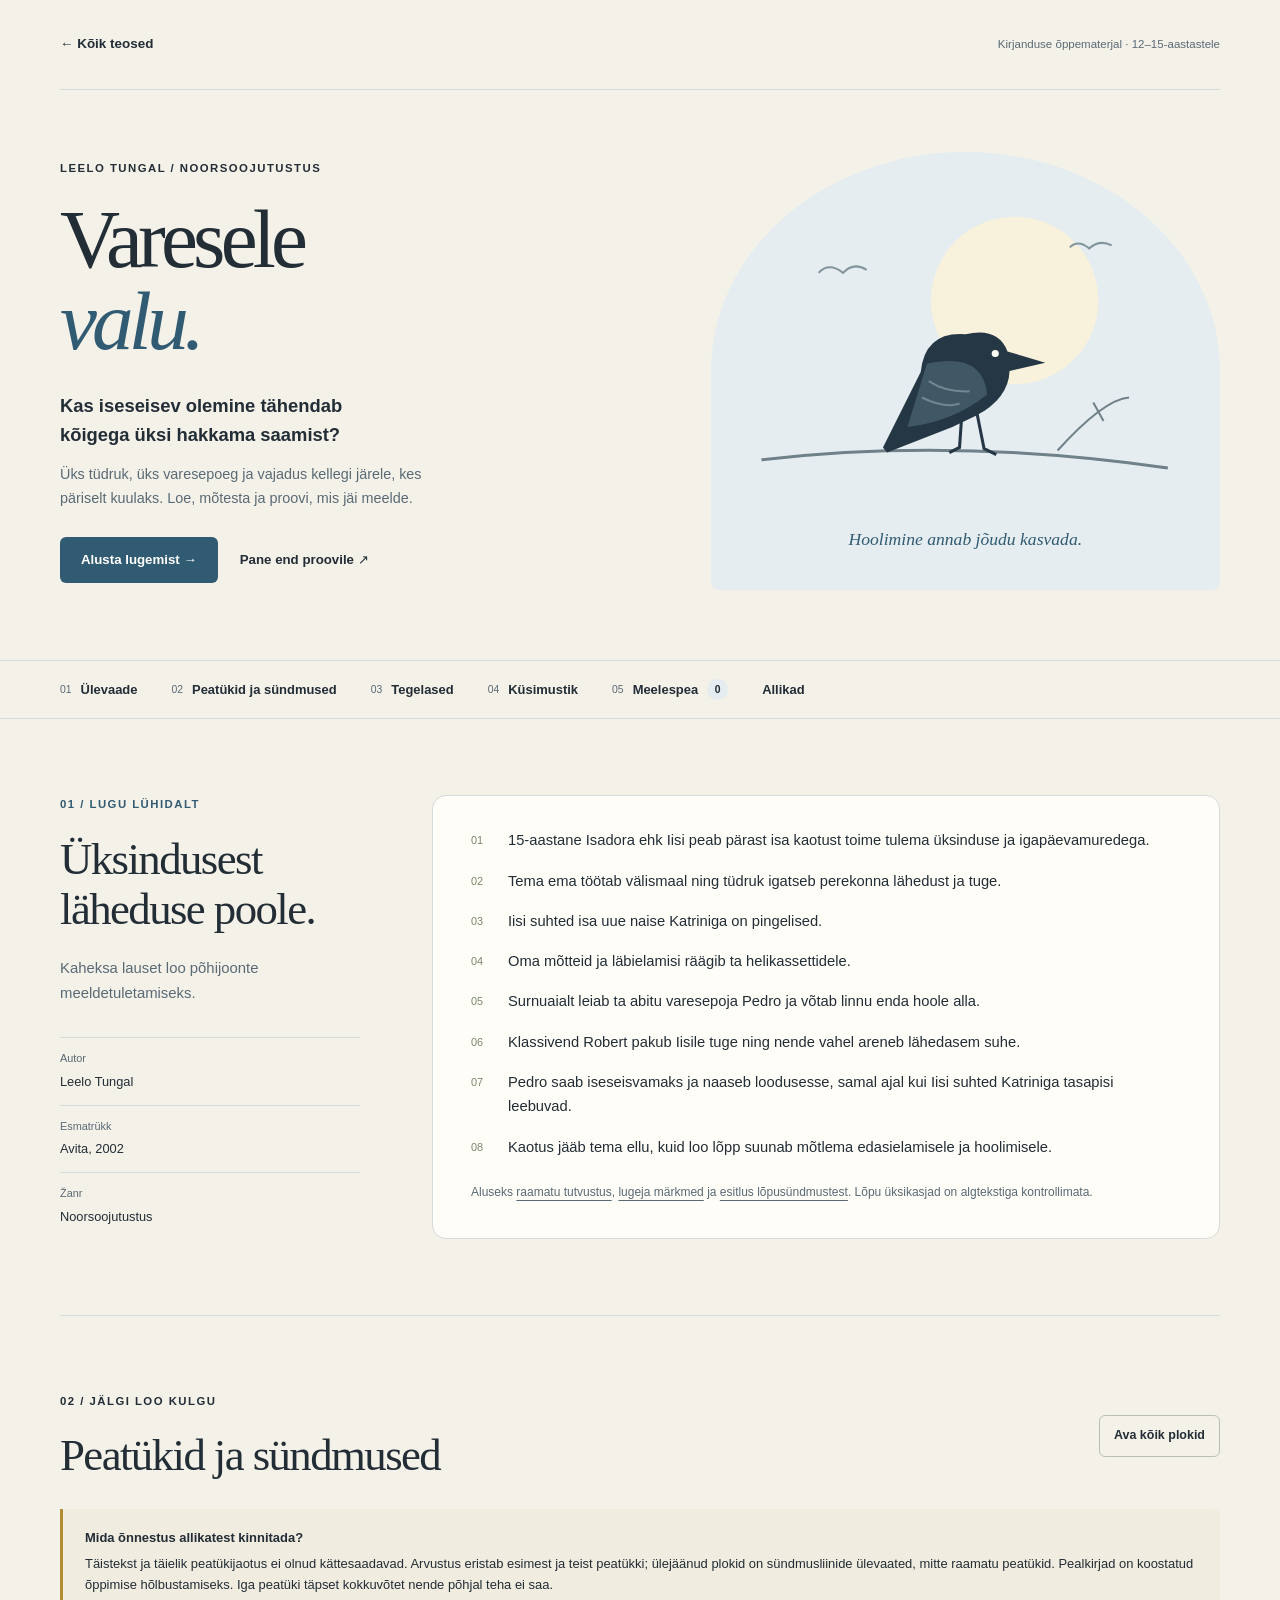
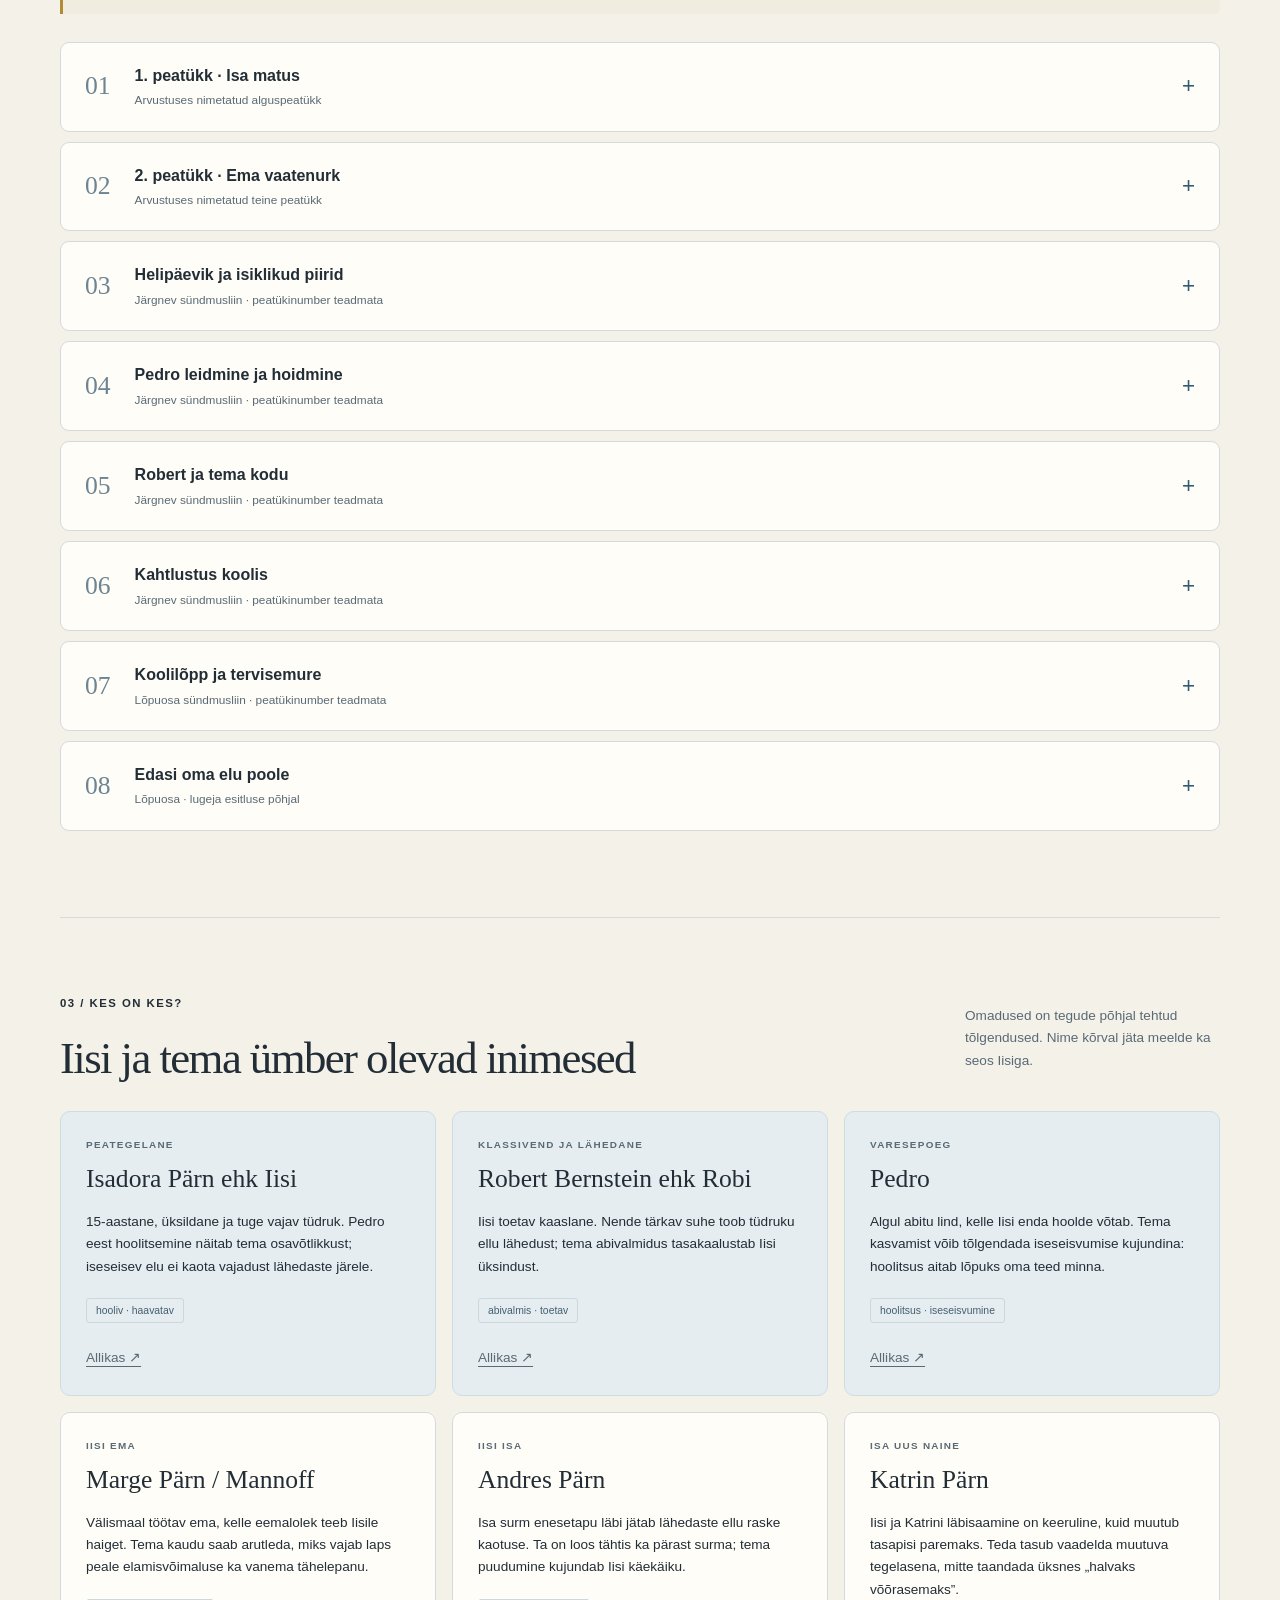
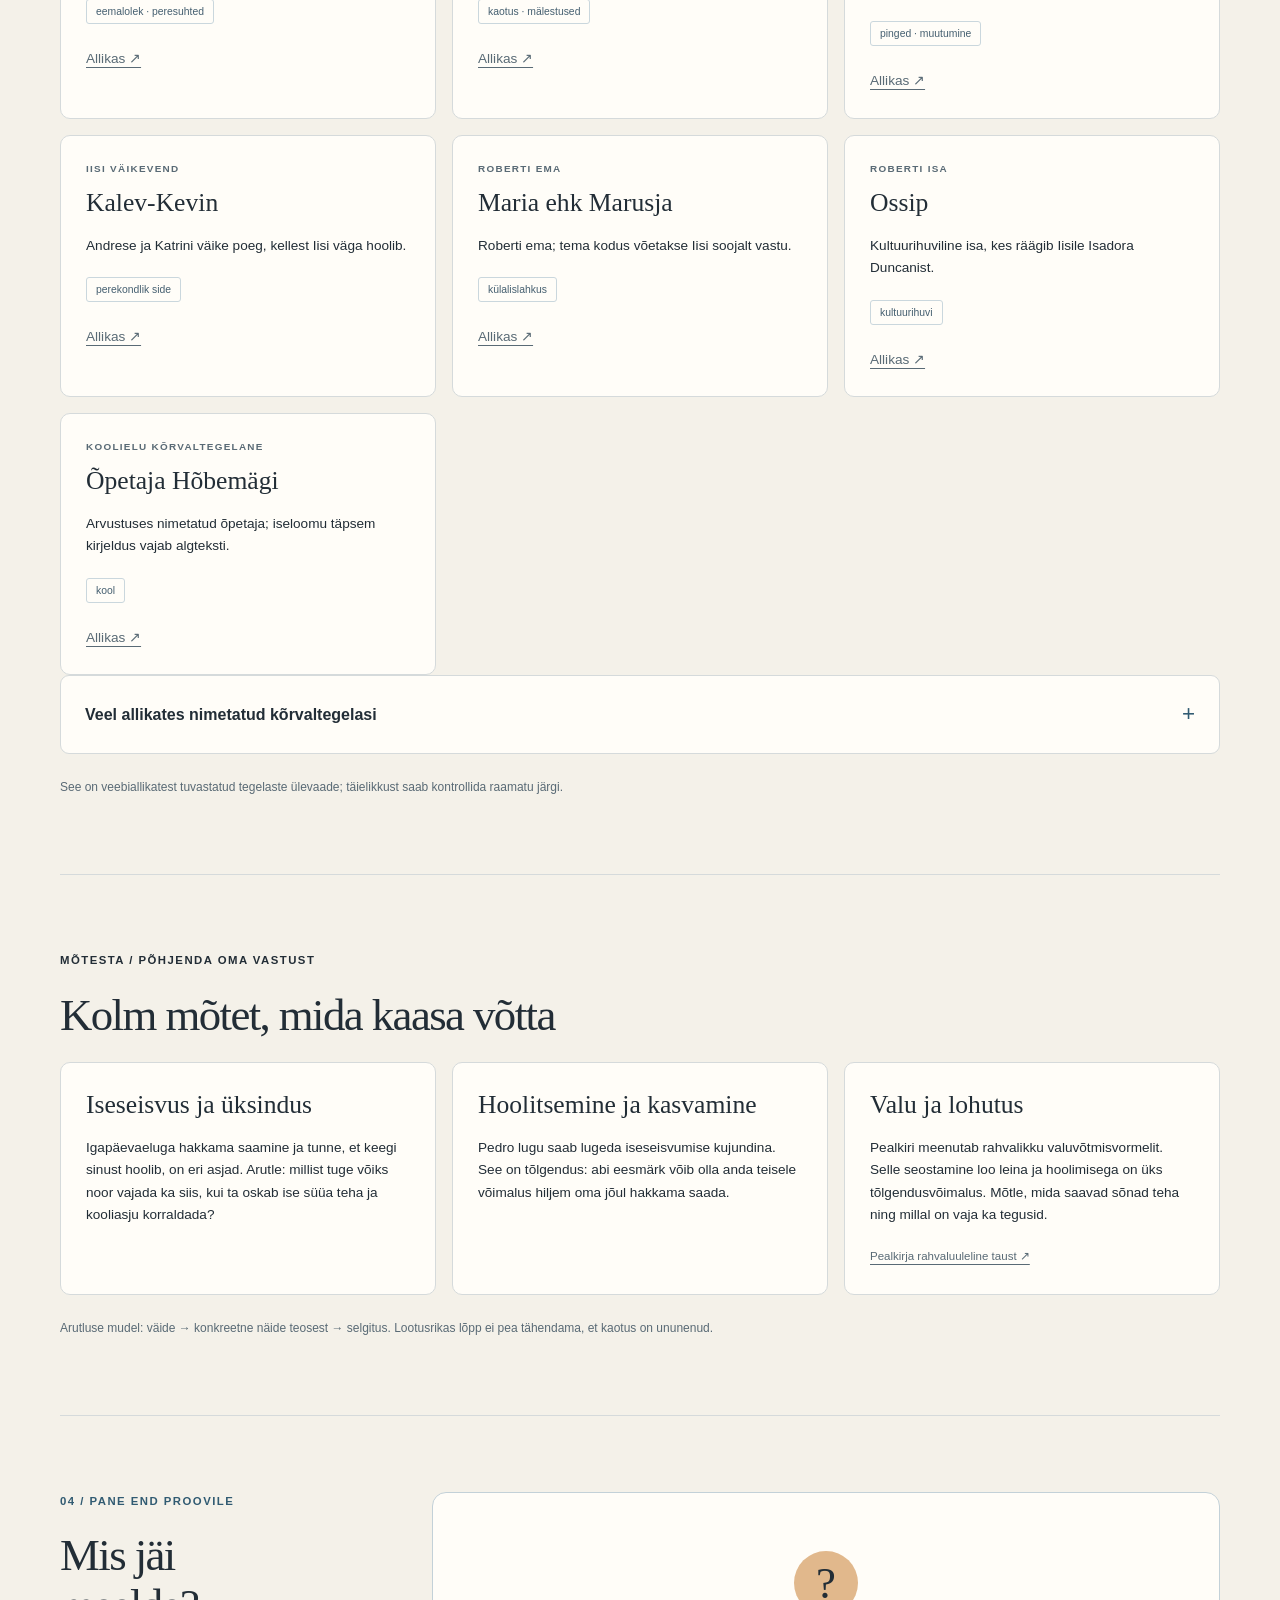
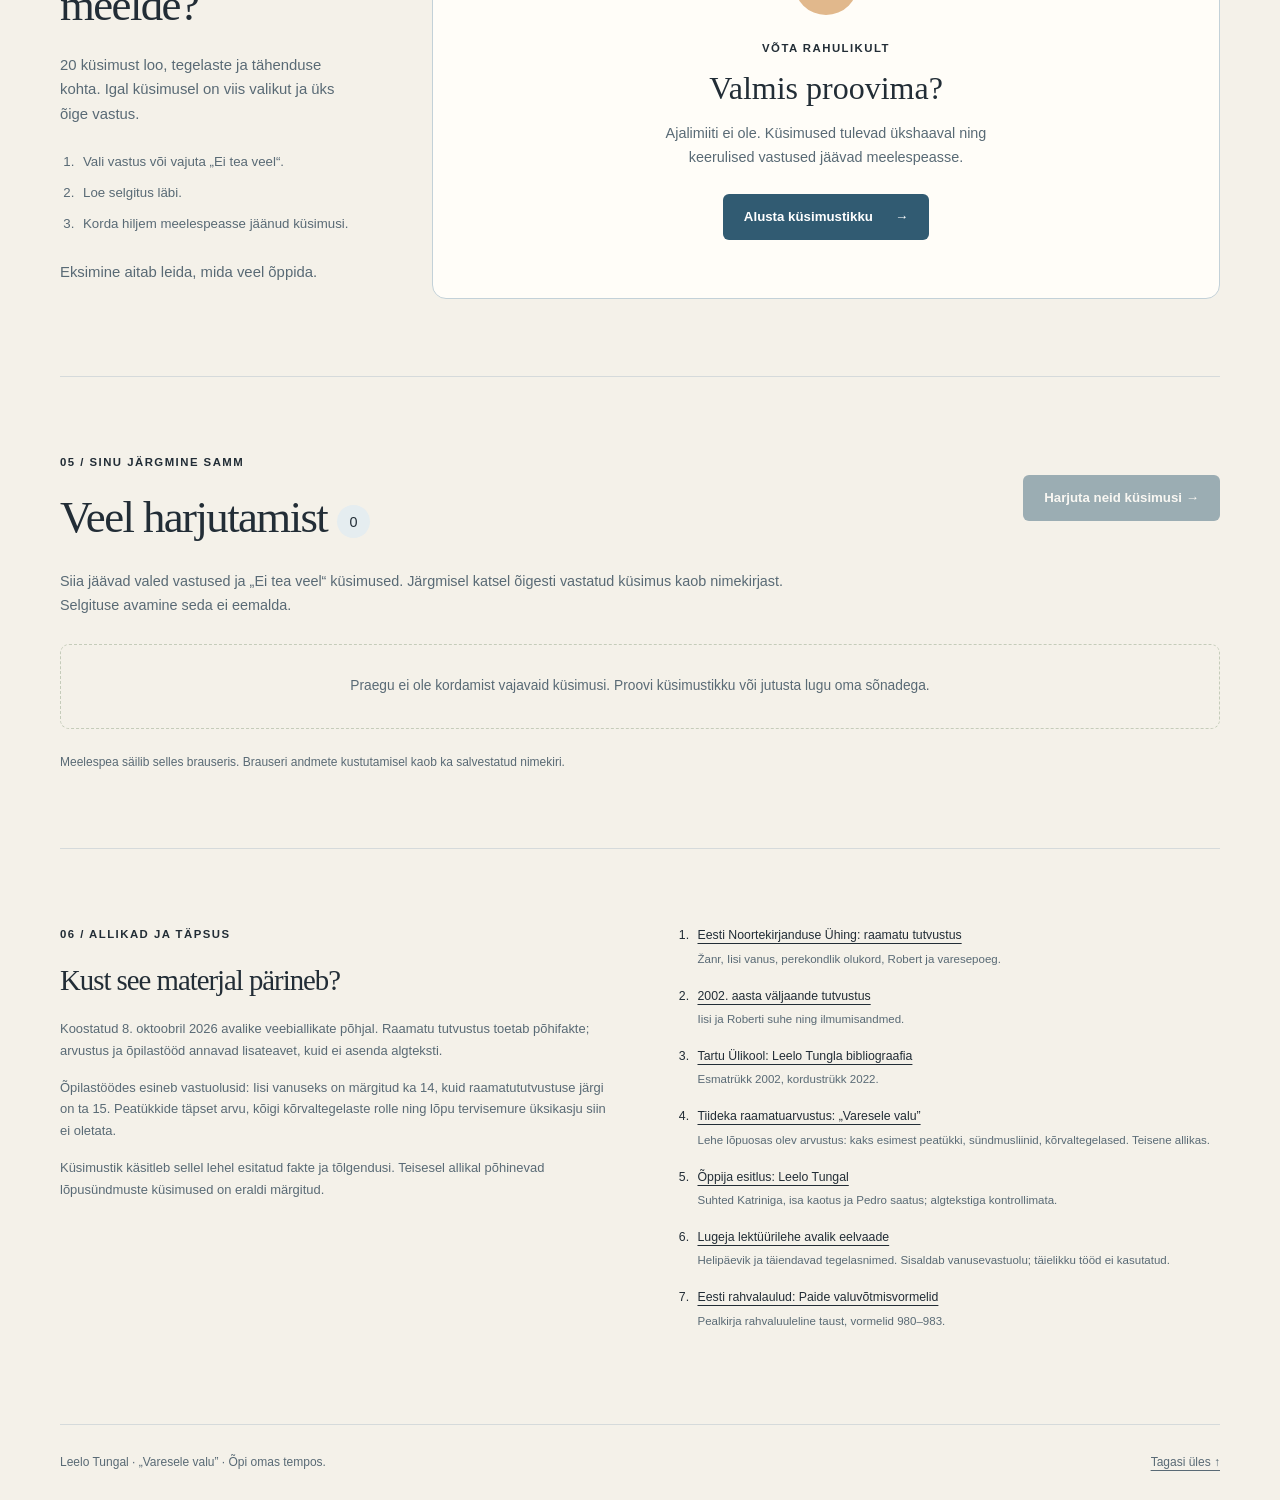
<file: varesele-valu/index.html>
<!DOCTYPE html>
<html lang="et">
<head>
<meta charset="UTF-8">
<meta name="viewport" content="width=device-width, initial-scale=1">
<meta name="description" content="Leelo Tungla „Varesele valu”: loo ülevaade, tegelased ja 20 küsimusega viktoriin koos salvestuva meelespeaga.">
<meta name="theme-color" content="#f4f1e9">
<link rel="icon" href="data:,">
<title>Varesele valu · Leelo Tungal · Õppematerjal</title>
<style>
:root {
  color-scheme: light;
  --paper: #f4f1e9;
  --card: #fffdf8;
  --ink: #222d36;
  --muted: #596a75;
  --line: #d5dadb;
  --green: #315b72;
  --green-light: #e5edf0;
  --yellow: #e1b88c;
  --good: #245b37;
  --good-bg: #eaf4e9;
  --bad: #924532;
  --bad-bg: #fbeee8;
  --radius: 14px;
  font-family: -apple-system, BlinkMacSystemFont, "Segoe UI", sans-serif;
  font-synthesis: none;
}

* { box-sizing: border-box; }
html { scroll-behavior: smooth; scroll-padding-top: 95px; }
body { margin: 0; background: var(--paper); color: var(--ink); font-size: 16px; line-height: 1.65; }
[hidden] { display: none !important; }
.js-only { display: none; }
.js .js-only { display: inline-flex; }
.js .quiz-welcome { display: block; }
a { color: inherit; text-underline-offset: 4px; }
a:hover { color: var(--green); }
button, input { font: inherit; }
button { cursor: pointer; }
button:disabled { cursor: default; }
:focus-visible { outline: 3px solid #a26c17; outline-offset: 5px; }
h1, h2, h3, p { margin-top: 0; }
h1, h2 { font-family: Georgia, "Times New Roman", serif; font-weight: 400; }
h2 { font-size: clamp(2rem, 4vw, 2.8rem); letter-spacing: -.035em; line-height: 1.12; margin-bottom: 22px; }
h3 { line-height: 1.35; }
p { margin-bottom: 16px; }
.wrap { width: min(1160px, calc(100% - 80px)); margin-inline: auto; }
.eyebrow { font-size: .71rem; font-weight: 700; letter-spacing: .13em; text-transform: uppercase; margin-bottom: 20px; }
.quiet, .source-caption, .source-link, .section-note { font-size: .85rem; color: var(--muted); }
.skip-link { position: fixed; top: -100px; left: 20px; z-index: 50; padding: 12px; background: var(--card); }
.skip-link:focus { top: 15px; }
.masthead { min-height: 90px; display: flex; justify-content: space-between; gap: 24px; align-items: center; border-bottom: 1px solid var(--line); }
.back-link { text-decoration: none; font-weight: 600; font-size: .84rem; }
.back-link span { margin-right: 8px; }
.masthead-label { display: flex; align-items: center; gap: 12px; color: var(--muted); font-size: .72rem; }
.dot { width: 4px; height: 4px; border-radius: 50%; background: var(--muted); }


.hero { display: grid; grid-template-columns: 1.15fr 1fr; gap: 65px; padding-block: 62px 70px; align-items: center; }
.hero h1 { font-size: clamp(3.7rem, 6.5vw, 6rem); line-height: .99; letter-spacing: -.058em; margin: 0 0 28px; }
.hero h1 em { font-weight: 400; color: var(--green); }
.title-dot { color: #b88b30; }
.hero-lead { font-size: 1.15rem; font-weight: 550; line-height: 1.6; margin-bottom: 14px; }
.hero-description { max-width: 400px; font-size: .9rem; color: var(--muted); }
.actions { display: flex; flex-wrap: wrap; align-items: center; gap: 22px; margin-top: 26px; }
.button { display: inline-flex; justify-content: center; align-items: center; gap: 22px; min-height: 46px; padding: 11px 20px; border: 1px solid transparent; border-radius: 6px; text-decoration: none; font-size: .83rem; font-weight: 650; line-height: 1.4; transition: background .15s, border-color .15s; }
.button.primary { color: white; background: var(--green); }
.button.primary:hover:not(:disabled) { background: #234354; color: white; }
.button.secondary { color: var(--ink); background: transparent; border-color: #b9c0b3; }
.button.secondary:hover:not(:disabled) { background: var(--green-light); }
.button:disabled { opacity: .45; }
.button.small { font-size: .78rem; min-height: 42px; padding: 9px 14px; }
.text-link { font-size: .83rem; font-weight: 600; text-decoration: none; }
.text-link span { margin-left: 7px; }
.hero-art { margin: 0; padding: 30px; background: var(--green-light); border-radius: 50% 50% 8px 8px; }
.hero-art svg { display: block; width: 100%; height: auto; }
.hero-art figcaption { text-align: center; font: italic 1.1rem Georgia, serif; color: var(--green); padding: 10px; }
.section-nav { position: sticky; top: 0; z-index: 10; background: rgba(244, 241, 233, .97); border-block: 1px solid var(--line); }
.nav-inner { display: flex; gap: 34px; overflow-x: auto; }
.nav-inner a { display: flex; align-items: center; gap: 9px; padding-block: 18px; flex-shrink: 0; font-size: .81rem; font-weight: 600; text-decoration: none; }
.nav-inner a > span:first-child { font-size: .65rem; color: var(--muted); font-weight: 400; }
.nav-inner a:hover { text-decoration: underline; }
.count-badge { display: inline-grid; place-items: center; min-width: 21px; height: 21px; background: var(--green-light); border-radius: 50%; font-size: .65rem; }
.section { padding-block: 76px; border-bottom: 1px solid var(--line); }
.section-heading { display: flex; align-items: center; justify-content: space-between; gap: 30px; margin-bottom: 28px; }
.section-heading h2 { margin-bottom: 0; }
.section-note { max-width: 255px; margin: 0; }
.section-intro > p:not(.eyebrow) { color: var(--muted); font-size: .93rem; }
.section-intro .eyebrow { color: var(--green); }
.summary-section, .quiz-section { display: grid; grid-template-columns: 300px minmax(0, 1fr); gap: 72px; }
.book-facts { margin: 32px 0 0; font-size: .8rem; }
.book-facts > div { border-top: 1px solid var(--line); padding-block: 12px; }
dt { font-size: .68rem; color: var(--muted); margin-bottom: 3px; }
dd { margin: 0; }
.summary-paper { padding: 32px 38px 22px; background: var(--card); border: 1px solid var(--line); border-radius: var(--radius); }
.summary-list { list-style: none; counter-reset: summary; padding: 0; margin: 0; }
.summary-list li { counter-increment: summary; display: grid; grid-template-columns: 23px 1fr; gap: 14px; margin-bottom: 16px; font-size: .92rem; }
.summary-list li::before { content: counter(summary, decimal-leading-zero); font-size: .68rem; color: #7b856c; padding-top: 4px; font-variant-numeric: tabular-nums; }
.source-caption { font-size: .75rem; margin-top: 24px; margin-bottom: 0; }
.source-notice { padding: 18px 22px; border-left: 3px solid #b28c32; background: #f0ecdf; border-radius: 0 6px 6px 0; font-size: .81rem; margin-bottom: 28px; }
.source-notice p { margin: 5px 0 0; }
.story { background: var(--card); border: 1px solid var(--line); border-radius: 9px; margin-bottom: 10px; overflow: hidden; }
.story summary { display: flex; align-items: center; gap: 24px; cursor: pointer; padding: 20px 24px; list-style: none; font-weight: 650; }
.story summary::-webkit-details-marker, .review-card summary::-webkit-details-marker { display: none; }
.story-number { font-family: Georgia, serif; font-size: 1.6rem; font-weight: 400; color: #6d8492; }
.story summary small { display: block; font-size: .74rem; font-weight: 400; color: var(--muted); margin-top: 2px; }
.expand-icon { font-size: 1.4rem; font-weight: 400; margin-left: auto; color: var(--green); }
.story[open] .expand-icon { transform: rotate(45deg); }
.story[open] summary { border-bottom: 1px solid var(--line); }
.story-body { padding: 22px 28px 26px 76px; font-size: .9rem; max-width: 950px; }
.story-body ul { padding-left: 20px; margin: 0 0 18px; }
.character-line { font-size: .8rem; color: var(--muted); }
.think { background: var(--green-light); padding: 12px 16px; border-radius: 5px; font-size: .84rem; }
.source-link { font-size: .72rem; }
.character-grid { display: grid; grid-template-columns: repeat(3, minmax(0, 1fr)); gap: 16px; }
.character { padding: 25px; border: 1px solid var(--line); border-radius: 10px; background: var(--card); }
.character.featured { background: var(--green-light); border-color: #cedce3; }
.character .eyebrow { margin-bottom: 9px; font-size: .62rem; color: var(--muted); }
.character h3 { margin: 0 0 14px; font-family: Georgia, serif; font-size: 1.6rem; font-weight: 400; }
.character p:not(.eyebrow) { font-size: .85rem; }
.tags { display: flex; flex-wrap: wrap; gap: 6px; margin-top: 20px; }
.tags span { font-size: .65rem; border: 1px solid #cad7dd; color: #455f70; padding: 3px 9px; border-radius: 3px; }


.quiz-instructions { font-size: .83rem; padding-left: 18px; color: var(--muted); margin-block: 25px; }
.quiz-instructions li { padding-left: 5px; margin-bottom: 9px; }
.quiz-panel { padding: 34px; border: 1px solid #c3d1d8; border-radius: var(--radius); background: var(--card); align-self: start; min-width: 0; }
.quiz-welcome { text-align: center; padding: 24px 0; }
.quiz-symbol { width: 64px; height: 64px; display: grid; place-items: center; margin: 0 auto 24px; background: var(--yellow); font: 2.8rem Georgia, serif; border-radius: 50%; }
.quiz-welcome h3, .quiz-results h3 { font-family: Georgia, serif; font-size: 2rem; font-weight: 400; margin-bottom: 12px; }
.quiz-welcome p:not(.eyebrow) { font-size: .9rem; color: var(--muted); max-width: 380px; margin: 0 auto 24px; }
.quiz-welcome .eyebrow { margin-bottom: 10px; }
.quiz-meta { display: flex; justify-content: space-between; font-size: .74rem; color: var(--muted); }
progress { display: block; appearance: none; width: 100%; height: 5px; border: none; background: var(--green-light); border-radius: 8px; overflow: hidden; margin: 15px 0 28px; }
progress::-webkit-progress-bar { background: var(--green-light); }
progress::-webkit-progress-value { background: var(--green); }
progress::-moz-progress-bar { background: var(--green); }
#question-topic { color: var(--muted); font-size: .65rem; margin-bottom: 10px; }
#question-text { font-size: 1.2rem; margin-bottom: 22px; }
.answers { display: grid; gap: 9px; }
.answer { display: flex; align-items: center; gap: 12px; border: 1px solid var(--line); border-radius: 6px; padding: 12px; min-height: 50px; background: var(--card); color: var(--ink); text-align: left; font-size: .87rem; line-height: 1.5; }
.answer:not(:disabled):hover { border-color: var(--green); background: #edf3f5; }
.answer-letter { display: grid; place-items: center; flex: 0 0 26px; height: 26px; border: 1px solid var(--line); border-radius: 4px; color: var(--muted); font-size: .7rem; }
.answer.correct { background: var(--good-bg); border-color: #73a179; color: var(--good); }
.answer.wrong { background: var(--bad-bg); border-color: #bc8775; color: var(--bad); }
.answer-marker { margin-left: auto; font-size: .7rem; font-weight: 650; }
.feedback:empty { display: none; }
.feedback { margin-top: 20px; padding: 15px 17px; border-radius: 6px; font-size: .86rem; background: var(--green-light); }
.feedback strong { display: block; margin-bottom: 5px; }
.feedback p { margin-bottom: 8px; }
.feedback p:last-child { margin-bottom: 0; }
.feedback a { display: inline-block; font-size: .76rem; }
.quiz-actions { display: flex; align-items: center; gap: 15px; flex-wrap: wrap; margin-top: 20px; }
.quiz-actions .quiet { margin-left: auto; font-size: .73rem; }
.result-score { font-family: Georgia, serif; font-size: 3.2rem; color: var(--green); margin-bottom: 10px; }
.quiz-results .actions { gap: 10px; }
.memory-description { max-width: 730px; color: var(--muted); font-size: .9rem; }
.heading-count { display: inline-grid; place-items: center; vertical-align: middle; min-width: 33px; height: 33px; padding-inline: 8px; background: var(--green-light); border-radius: 50%; font: .9rem -apple-system, BlinkMacSystemFont, "Segoe UI", sans-serif; letter-spacing: 0; }
.empty-state { margin: 26px 0 0; padding: 30px; text-align: center; border: 1px dashed #c5ccba; border-radius: 9px; font-size: .86rem; color: var(--muted); }
.review-card { background: var(--card); padding: 19px 23px; margin-top: 12px; border: 1px solid var(--line); border-radius: 8px; }
.review-card summary { cursor: pointer; list-style: none; font-weight: 600; font-size: .9rem; }
.review-card summary::after { content: "Näita selgitust +"; display: block; margin-top: 8px; font-size: .72rem; font-weight: 400; color: var(--muted); }
.review-card[open] summary::after { content: "Peida selgitus −"; }
.review-reason { display: block; text-transform: uppercase; font-size: .59rem; font-weight: 650; letter-spacing: .08em; color: #936033; margin-bottom: 5px; }
.review-explanation { padding-top: 15px; font-size: .83rem; }
.review-explanation p { margin-bottom: 8px; }
.review-explanation a { font-size: .75rem; }
.storage-notice { border-left: 3px solid #b28c32; padding: 12px 16px; background: #f0ecdf; font-size: .8rem; }
.sources-section { display: grid; grid-template-columns: 1fr 1fr; gap: 65px; }
.sources-section h2 { font-size: 1.8rem; }
.sources-section p:not(.eyebrow) { font-size: .81rem; color: var(--muted); }
.source-list { margin: 0; padding-left: 20px; font-size: .77rem; }
.source-list li { padding-left: 5px; margin-bottom: 17px; scroll-margin-top: 95px; }
.source-list span { display: block; color: var(--muted); font-size: .72rem; margin-top: 4px; }
.footer { display: flex; justify-content: space-between; gap: 20px; padding-block: 28px; color: var(--muted); font-size: .75rem; }
.footer p { margin: 0; }

@media (min-width: 1050px) {
  .character.featured { grid-column: span 1; }
}

@media (max-width: 1000px) {
  .hero { gap: 35px; }
  .hero-art { padding: 26px; min-height: 390px; }
  .summary-section, .quiz-section { grid-template-columns: 240px minmax(0, 1fr); gap: 36px; }
  .nav-inner { gap: 24px; }
  .character-grid { grid-template-columns: repeat(2, minmax(0, 1fr)); }
}

@media (max-width: 760px) {
  .wrap { width: calc(100% - 40px); }
  .masthead { min-height: 70px; }
  .masthead-label { font-size: .63rem; gap: 6px; }
  .hero { padding-block: 38px 42px; gap: 32px; grid-template-columns: 1fr; }
  .hero h1 { font-size: clamp(3.7rem, 12vw, 5.5rem); }
  .hero-description { max-width: 480px; }
  .hero-art { min-height: 0; padding: 24px; }
  .nav-inner { width: calc(100% - 24px); gap: 24px; }
  .nav-inner a { padding-block: 15px; }
  .section { padding-block: 48px; }
  .summary-section, .quiz-section, .sources-section { grid-template-columns: 1fr; gap: 28px; }
  .section-intro h2 br { display: none; }
  .book-facts { display: grid; grid-template-columns: repeat(3, 1fr); gap: 15px; margin-top: 24px; }
  .book-facts dd { font-size: .73rem; }
  .section-heading { align-items: flex-start; flex-wrap: wrap; gap: 18px; }
  .section-note { max-width: 100%; }
  .summary-paper { padding: 25px 23px; }
  .summary-list li { gap: 9px; }
  .story summary { padding: 16px; gap: 16px; }
  .story-body { padding: 22px; }
  .quiz-panel { padding: 25px 20px; }
  .quiz-instructions { margin-block: 18px; }
  .quiz-welcome { padding-block: 12px; }
  .memory-section .section-heading { flex-direction: column; }
  .source-notice { padding: 16px; }
}

@media (max-width: 440px) {
  .masthead-label { max-width: 105px; display: block; text-align: right; }
  .masthead-label .dot { display: none; }
  .hero .eyebrow { font-size: .63rem; }
  .hero h1 { font-size: 3.6rem; }
  .actions { gap: 18px; }
  .hero .actions { align-items: flex-start; flex-direction: column; }
  .character-grid { grid-template-columns: 1fr; }
  .book-facts { grid-template-columns: 1fr; gap: 0; }
  .book-facts > div { display: flex; justify-content: space-between; gap: 18px; }
  .book-facts dd { text-align: right; }
  .story summary { gap: 12px; }
  .story summary > span:nth-child(2) { font-size: .88rem; }
  .answer { padding: 10px; gap: 9px; }
  .answer-marker { font-size: .6rem; }
  .footer { flex-direction: column; gap: 8px; }
}

@media (prefers-reduced-motion: reduce) {
  html { scroll-behavior: auto; }
  *, *::before, *::after { transition: none !important; }
}

@media print {
  body { background: white; font-size: 11pt; }
  .wrap { width: 100%; }
  .masthead, .section-nav, .hero-art, .hero .actions, .skip-link, .button, .quiz-section, .memory-section, .footer, .hero { display: block; padding: 0; }
  .hero h1 { font-size: 36pt; }
  .hero h1 br { display: none; }
  .hero h1 em::before { content: " "; }
  .hero-description { display: none; }
  .section { padding-block: 24px; }
  .summary-section, .sources-section { display: block; }
  .summary-paper { padding: 20px; }
  .book-facts { display: flex; gap: 30px; margin-bottom: 20px; }
  .character-grid { grid-template-columns: repeat(2, minmax(0, 1fr)); }
  .story, .character, .source-notice { break-inside: avoid; }
  .story::details-content { content-visibility: visible; }
  .story-body { display: block !important; padding-left: 24px; }
  .expand-icon { display: none; }
  .source-link, .source-caption { color: #444; }
  h2, h3, summary { break-after: avoid; }
}
  
@media (max-width: 760px) { .hero-art { display: block; width: min(100%, 440px); margin-inline: auto; border-radius: 50% 50% 8px 8px; } }
@media print { .hero-art { display: none; } }
</style>
</head>
<body id="algus">
<a class="skip-link" href="#kokkuvote">Liigu õppematerjali juurde</a>
<header class="wrap">
<div class="masthead"><a class="back-link" href="../index.html">← Kõik teosed</a><span class="masthead-label">Kirjanduse õppematerjal · 12–15-aastastele</span>
</div>
<div class="hero">
<div>
<p class="eyebrow">Leelo Tungal / Noorsoojutustus</p>
<h1>Varesele<br><em>valu.</em></h1>
<p class="hero-lead">Kas iseseisev olemine tähendab<br>kõigega üksi hakkama saamist?</p>
<p class="hero-description">Üks tüdruk, üks varesepoeg ja vajadus kellegi järele, kes päriselt kuulaks. Loe, mõtesta ja proovi, mis jäi meelde.</p>
<div class="actions"><a class="button primary" href="#kokkuvote">Alusta lugemist →</a><a class="text-link" href="#kusimustik">Pane end proovile ↗</a>
</div>
</div>
<figure class="hero-art"><svg viewBox="0 0 440 330" role="img" aria-labelledby="bird-title"><title id="bird-title">Vares oksal heleda taeva taustal</title><circle cx="268" cy="116" r="82" fill="#f8f1dc"/><path d="M20 272 Q210 250 418 280" fill="none" stroke="#70818a" stroke-width="3"/><path d="M310 263 Q355 213 380 211 M355 234 L345 216" fill="none" stroke="#70818a" stroke-width="2"/><path d="M139 260 L176 186 Q180 146 220 149 Q252 142 261 166 L298 177 L263 185 Q262 212 230 229 L207 240 L143 265 Z" fill="#253745"/><path d="M182 178 Q237 166 241 208 Q209 234 163 240 Z" fill="#405766"/><path d="M184 195 Q200 206 224 205 M177 211 Q200 222 214 217" fill="none" stroke="#718691" stroke-width="2"/><circle cx="249" cy="168" r="3.5" fill="#fffdf8"/><path d="M216 231 L214 260 L204 265 M231 226 L238 261 L250 267" fill="none" stroke="#253745" stroke-width="3"/><path d="M76 89 Q86 78 100 89 Q110 78 123 86 M322 64 Q330 56 341 65 Q351 56 363 62" fill="none" stroke="#82959d" stroke-width="2"/></svg><figcaption>Hoolimine annab jõudu kasvada.</figcaption></figure>
</div></header>
<nav class="section-nav" aria-label="Õppematerjali osad">
<div class="wrap nav-inner"><a href="#kokkuvote"><span>01</span>Ülevaade</a><a href="#peatukid"><span>02</span>Peatükid ja sündmused</a><a href="#tegelased"><span>03</span>Tegelased</a><a href="#kusimustik"><span>04</span>Küsimustik</a><a href="#meelespea"><span>05</span>Meelespea <span class="count-badge" id="nav-review-count">0</span></a><a href="#allikad">Allikad</a>
</div></nav>
<main class="wrap">
<section class="section summary-section" id="kokkuvote">
<div class="section-intro">
<p class="eyebrow">01 / Lugu lühidalt</p>
<h2>Üksindusest<br>läheduse poole.</h2>
<p>Kaheksa lauset loo põhijoonte meeldetuletamiseks.</p><dl class="book-facts">
<div><dt>Autor</dt><dd>Leelo Tungal</dd>
</div>
<div><dt>Esmatrükk</dt><dd>Avita, 2002</dd>
</div>
<div><dt>Žanr</dt><dd>Noorsoojutustus</dd>
</div></dl>
</div>
<div class="summary-paper">
<ol class="summary-list">
<li><span>15-aastane Isadora ehk Iisi peab pärast isa kaotust toime tulema üksinduse ja igapäevamuredega.</span></li>
<li><span>Tema ema töötab välismaal ning tüdruk igatseb perekonna lähedust ja tuge.</span></li>
<li><span>Iisi suhted isa uue naise Katriniga on pingelised.</span></li>
<li><span>Oma mõtteid ja läbielamisi räägib ta helikassettidele.</span></li>
<li><span>Surnuaialt leiab ta abitu varesepoja Pedro ja võtab linnu enda hoole alla.</span></li>
<li><span>Klassivend Robert pakub Iisile tuge ning nende vahel areneb lähedasem suhe.</span></li>
<li><span>Pedro saab iseseisvamaks ja naaseb loodusesse, samal ajal kui Iisi suhted Katriniga tasapisi leebuvad.</span></li>
<li><span>Kaotus jääb tema ellu, kuid loo lõpp suunab mõtlema edasielamisele ja hoolimisele.</span></li>
</ol>
<p class="source-caption">Aluseks <a href="#tutvustus">raamatu tutvustus</a>, <a href="#markmed">lugeja märkmed</a> ja <a href="#esitlus">esitlus lõpusündmustest</a>. Lõpu üksikasjad on algtekstiga kontrollimata.</p>
</div>
</section>
<section class="section" id="peatukid">
<div class="section-heading">
<div>
<p class="eyebrow">02 / Jälgi loo kulgu</p>
<h2>Peatükid ja sündmused</h2>
</div><button class="button secondary small js-only" id="toggle-stories" type="button">Ava kõik plokid</button>
</div>
<div class="source-notice"><strong>Mida õnnestus allikatest kinnitada?</strong>
<p>Täistekst ja täielik peatükijaotus ei olnud kättesaadavad. Arvustus eristab esimest ja teist peatükki; ülejäänud plokid on sündmusliinide ülevaated, mitte raamatu peatükid. Pealkirjad on koostatud õppimise hõlbustamiseks. Iga peatüki täpset kokkuvõtet nende põhjal teha ei saa.</p>
</div>
<details class="story">
<summary><span class="story-number">01</span><span>1. peatükk · Isa matus<small>Arvustuses nimetatud alguspeatükk</small></span><span class="expand-icon" aria-hidden="true">+</span></summary>
<div class="story-body">
<p>Iisi matab isa; leinaga segunevad pahameel matuseliste jutu ja ema puudumise pärast.</p>
<p class="character-line"><strong>Tegelased:</strong> Iisi, Andres, Katrin, Kalev-Kevin, Marge (mõtetes).</p>
<p class="think"><strong>Mõtle:</strong> Miks võivad lohutuseks mõeldud sõnad leinajale võõralt kõlada?</p><a class="source-link" href="#arvustus">Vaata selle ploki allikat ↗</a>
</div>
</details>
<details class="story">
<summary><span class="story-number">02</span><span>2. peatükk · Ema vaatenurk<small>Arvustuses nimetatud teine peatükk</small></span><span class="expand-icon" aria-hidden="true">+</span></summary>
<div class="story-body">
<p>Marge meenutab abielu ja tütre nime valimist; päeviku lugemine on rikkunud Iisi usaldust.</p>
<p class="character-line"><strong>Tegelased:</strong> Marge, Iisi, Andres.</p>
<p class="think"><strong>Mõtle:</strong> Kuidas muudab teise tegelase vaatenurk sinu esialgset hinnangut?</p><a class="source-link" href="#arvustus">Vaata selle ploki allikat ↗</a>
</div>
</details>
<details class="story">
<summary><span class="story-number">03</span><span>Helipäevik ja isiklikud piirid<small>Järgnev sündmusliin · peatükinumber teadmata</small></span><span class="expand-icon" aria-hidden="true">+</span></summary>
<div class="story-body">
<p>Kassetid avavad Iisi elu; tagasivaates aitab isa tal kahtlasest seltskonnast vabaneda.</p>
<p class="character-line"><strong>Tegelased:</strong> Iisi, Marge, Andres, Kalev-Kevin.</p>
<p class="think"><strong>Mõtle:</strong> Mis vahe on usaldusel ja soovil kõigile meeldida?</p><a class="source-link" href="#arvustus">Vaata selle ploki allikat ↗</a>
</div>
</details>
<details class="story">
<summary><span class="story-number">04</span><span>Pedro leidmine ja hoidmine<small>Järgnev sündmusliin · peatükinumber teadmata</small></span><span class="expand-icon" aria-hidden="true">+</span></summary>
<div class="story-body">
<p>Iisi leiab kalmistult varesepoja, paneb talle nimeks Pedro ning hoolitseb tema eest.</p>
<p class="character-line"><strong>Tegelased:</strong> Iisi, Pedro.</p>
<p class="think"><strong>Mõtle:</strong> Mida võib teise eest hoolitsemine anda inimesele, kes tunneb end üksikuna?</p><a class="source-link" href="#tutvustus">Vaata selle ploki allikat ↗</a>
</div>
</details>
<details class="story">
<summary><span class="story-number">05</span><span>Robert ja tema kodu<small>Järgnev sündmusliin · peatükinumber teadmata</small></span><span class="expand-icon" aria-hidden="true">+</span></summary>
<div class="story-body">
<p>Roberti lähedased võtavad Iisi omaks; poiss aitab Pedrot kasvatada.</p>
<p class="character-line"><strong>Tegelased:</strong> Iisi, Robert, Maria, Ossip, Pedro.</p>
<p class="think"><strong>Mõtle:</strong> Millised teod annavad külalisele tunde, et ta on oodatud?</p><a class="source-link" href="#arvustus">Vaata selle ploki allikat ↗</a>
</div>
</details>
<details class="story">
<summary><span class="story-number">06</span><span>Kahtlustus koolis<small>Järgnev sündmusliin · peatükinumber teadmata</small></span><span class="expand-icon" aria-hidden="true">+</span></summary>
<div class="story-body">
<p>Venekeelse pommiähvarduse järel langeb kahtlus Robertile; olukorda selgitatakse koolis.</p>
<p class="character-line"><strong>Tegelased:</strong> Robert, Iisi, koolipere.</p>
<p class="think"><strong>Mõtle:</strong> Miks ei tõesta inimese keel ega päritolu tema süüd?</p><a class="source-link" href="#arvustus">Vaata selle ploki allikat ↗</a>
</div>
</details>
<details class="story">
<summary><span class="story-number">07</span><span>Koolilõpp ja tervisemure<small>Lõpuosa sündmusliin · peatükinumber teadmata</small></span><span class="expand-icon" aria-hidden="true">+</span></summary>
<div class="story-body">
<p>Iisi lõpetab üheksanda klassi; Katrini pitsale järgneb tervisemure ning selgineb isa viimaste kuude taust.</p>
<p class="character-line"><strong>Tegelased:</strong> Iisi, Katrin, Andres (mälestustes).</p>
<p class="think"><strong>Mõtle:</strong> Kuidas eristada tegelase esimest oletust hiljem selguvast tõest?</p><a class="source-link" href="#arvustus">Vaata selle ploki allikat ↗</a>
</div>
</details>
<details class="story">
<summary><span class="story-number">08</span><span>Edasi oma elu poole<small>Lõpuosa · lugeja esitluse põhjal</small></span><span class="expand-icon" aria-hidden="true">+</span></summary>
<div class="story-body">
<p>Pedro naaseb loodusesse; Iisi ja Katrini suhted paranevad ning elu läheb kaotusest hoolimata edasi.</p>
<p class="character-line"><strong>Tegelased:</strong> Iisi, Pedro, Katrin, Robert.</p>
<p class="think"><strong>Mõtle:</strong> Kas lootusrikas lõpp peab tähendama, et kõik probleemid on kadunud?</p><a class="source-link" href="#esitlus">Vaata selle ploki allikat ↗</a>
</div>
</details>
</section>
<section class="section" id="tegelased">
<div class="section-heading">
<div>
<p class="eyebrow">03 / Kes on kes?</p>
<h2>Iisi ja tema ümber olevad inimesed</h2>
</div>
<p class="section-note">Omadused on tegude põhjal tehtud tõlgendused. Nime kõrval jäta meelde ka seos Iisiga.</p>
</div>
<div class="character-grid">
<article class="character featured">
<p class="eyebrow">Peategelane</p>
<h3>Isadora Pärn ehk Iisi</h3>
<p>15-aastane, üksildane ja tuge vajav tüdruk. Pedro eest hoolitsemine näitab tema osavõtlikkust; iseseisev elu ei kaota vajadust lähedaste järele.</p>
<div class="tags"><span>hooliv · haavatav</span>
</div>
<p class="source-caption"><a href="#tutvustus">Allikas ↗</a></p>
</article>
<article class="character featured">
<p class="eyebrow">Klassivend ja lähedane</p>
<h3>Robert Bernstein ehk Robi</h3>
<p>Iisi toetav kaaslane. Nende tärkav suhe toob tüdruku ellu lähedust; tema abivalmidus tasakaalustab Iisi üksindust.</p>
<div class="tags"><span>abivalmis · toetav</span>
</div>
<p class="source-caption"><a href="#tutvustus">Allikas ↗</a></p>
</article>
<article class="character featured">
<p class="eyebrow">Varesepoeg</p>
<h3>Pedro</h3>
<p>Algul abitu lind, kelle Iisi enda hoolde võtab. Tema kasvamist võib tõlgendada iseseisvumise kujundina: hoolitsus aitab lõpuks oma teed minna.</p>
<div class="tags"><span>hoolitsus · iseseisvumine</span>
</div>
<p class="source-caption"><a href="#esitlus">Allikas ↗</a></p>
</article>
<article class="character ">
<p class="eyebrow">Iisi ema</p>
<h3>Marge Pärn / Mannoff</h3>
<p>Välismaal töötav ema, kelle eemalolek teeb Iisile haiget. Tema kaudu saab arutleda, miks vajab laps peale elamisvõimaluse ka vanema tähelepanu.</p>
<div class="tags"><span>eemalolek · peresuhted</span>
</div>
<p class="source-caption"><a href="#tutvustus">Allikas ↗</a></p>
</article>
<article class="character ">
<p class="eyebrow">Iisi isa</p>
<h3>Andres Pärn</h3>
<p>Isa surm enesetapu läbi jätab lähedaste ellu raske kaotuse. Ta on loos tähtis ka pärast surma; tema puudumine kujundab Iisi käekäiku.</p>
<div class="tags"><span>kaotus · mälestused</span>
</div>
<p class="source-caption"><a href="#esitlus">Allikas ↗</a></p>
</article>
<article class="character ">
<p class="eyebrow">Isa uus naine</p>
<h3>Katrin Pärn</h3>
<p>Iisi ja Katrini läbisaamine on keeruline, kuid muutub tasapisi paremaks. Teda tasub vaadelda muutuva tegelasena, mitte taandada üksnes „halvaks võõrasemaks”.</p>
<div class="tags"><span>pinged · muutumine</span>
</div>
<p class="source-caption"><a href="#esitlus">Allikas ↗</a></p>
</article>
<article class="character ">
<p class="eyebrow">Iisi väikevend</p>
<h3>Kalev-Kevin</h3>
<p>Andrese ja Katrini väike poeg, kellest Iisi väga hoolib.</p>
<div class="tags"><span>perekondlik side</span>
</div>
<p class="source-caption"><a href="#arvustus">Allikas ↗</a></p>
</article>
<article class="character ">
<p class="eyebrow">Roberti ema</p>
<h3>Maria ehk Marusja</h3>
<p>Roberti ema; tema kodus võetakse Iisi soojalt vastu.</p>
<div class="tags"><span>külalislahkus</span>
</div>
<p class="source-caption"><a href="#arvustus">Allikas ↗</a></p>
</article>
<article class="character ">
<p class="eyebrow">Roberti isa</p>
<h3>Ossip</h3>
<p>Kultuurihuviline isa, kes räägib Iisile Isadora Duncanist.</p>
<div class="tags"><span>kultuurihuvi</span>
</div>
<p class="source-caption"><a href="#arvustus">Allikas ↗</a></p>
</article>
<article class="character ">
<p class="eyebrow">Koolielu kõrvaltegelane</p>
<h3>Õpetaja Hõbemägi</h3>
<p>Arvustuses nimetatud õpetaja; iseloomu täpsem kirjeldus vajab algteksti.</p>
<div class="tags"><span>kool</span>
</div>
<p class="source-caption"><a href="#arvustus">Allikas ↗</a></p>
</article>
</div>
<details class="story">
<summary><span>Veel allikates nimetatud kõrvaltegelasi</span><span class="expand-icon" aria-hidden="true">+</span></summary>
<div class="story-body">
<p>Lugeja lektüürilehel esinevad ka Toomas Tarm, Cathy, Merle, väike Kairi, Mariin, Marko Kalmer ja Aleksandr Bernstein. Nende rolle ja iseloomu ei õnnestunud avalikust tekstist usaldusväärselt kindlaks teha. Aleksandri nime ei saa automaatselt samastada arvustuses nimetatud Ossipiga.</p><a class="source-link" href="#markmed">Allikas: lugeja lektüürileht ↗</a>
</div>
</details>
<p class="source-caption">See on veebiallikatest tuvastatud tegelaste ülevaade; täielikkust saab kontrollida raamatu järgi.</p>
</section>
<section class="section" id="teemad">
<p class="eyebrow">Mõtesta / Põhjenda oma vastust</p>
<h2>Kolm mõtet, mida kaasa võtta</h2>
<div class="character-grid">
<article class="character">
<h3>Iseseisvus ja üksindus</h3>
<p>Igapäevaeluga hakkama saamine ja tunne, et keegi sinust hoolib, on eri asjad. Arutle: millist tuge võiks noor vajada ka siis, kui ta oskab ise süüa teha ja kooliasju korraldada?</p>
</article>
<article class="character">
<h3>Hoolitsemine ja kasvamine</h3>
<p>Pedro lugu saab lugeda iseseisvumise kujundina. See on tõlgendus: abi eesmärk võib olla anda teisele võimalus hiljem oma jõul hakkama saada.</p>
</article>
<article class="character">
<h3>Valu ja lohutus</h3>
<p>Pealkiri meenutab rahvalikku valuvõtmisvormelit. Selle seostamine loo leina ja hoolimisega on üks tõlgendusvõimalus. Mõtle, mida saavad sõnad teha ning millal on vaja ka tegusid.</p><a class="source-link" href="#rahvaluule">Pealkirja rahvaluuleline taust ↗</a>
</article>
</div>
<p class="source-caption">Arutluse mudel: väide → konkreetne näide teosest → selgitus. Lootusrikas lõpp ei pea tähendama, et kaotus on ununenud.</p>
</section>      <section class="section quiz-section" id="kusimustik" aria-labelledby="quiz-title">
        <div class="section-intro">
          <p class="eyebrow">04 / Pane end proovile</p>
          <h2 id="quiz-title">Mis jäi <br>meelde?</h2>
          <p>20 küsimust loo, tegelaste ja tähenduse kohta. Igal küsimusel on viis valikut ja üks õige vastus.</p>
          <ol class="quiz-instructions">
<li>Vali vastus või vajuta „Ei tea veel“.</li>
<li>Loe selgitus läbi.</li>
<li>Korda hiljem meelespeasse jäänud küsimusi.</li>
</ol>
          <p class="quiet">Eksimine aitab leida, mida veel õppida.</p>
        </div>
        <div class="quiz-panel" id="quiz-panel">
          <noscript>
<p>Küsimustiku ja meelespea kasutamiseks luba brauseris JavaScript. Ülevaadet ja tegelaste tutvustusi saad lugeda ka ilma selleta.</p></noscript>
          <div class="quiz-welcome js-only" id="quiz-welcome">
            <span class="quiz-symbol" aria-hidden="true">?</span>
            <p class="eyebrow">Võta rahulikult</p>
            <h3>Valmis proovima?</h3>
            <p>Ajalimiiti ei ole. Küsimused tulevad ükshaaval ning keerulised vastused jäävad meelespeasse.</p>
            <button class="button primary" id="start-quiz" type="button">Alusta küsimustikku <span aria-hidden="true">→</span></button>
          </div>
          <div id="quiz-round" hidden>
            <div class="quiz-meta"><span id="quiz-mode">Kõik küsimused</span><span id="question-counter"></span>
</div>
            <progress id="quiz-progress" value="0" max="20" aria-label="Vastatud küsimused"></progress>
            <p class="eyebrow" id="question-topic"></p>
            <h3 id="question-text" tabindex="-1"></h3>
            <div class="answers" id="answer-list" role="group" aria-labelledby="question-text">
</div>
            <div class="feedback" id="quiz-feedback" role="status" aria-live="polite" aria-atomic="true">
</div>
            <div class="quiz-actions"><button class="button secondary" id="skip-question" type="button">Ei tea veel</button><button class="button primary" id="next-question" type="button" hidden>Järgmine küsimus →</button><span class="quiet" id="round-score"></span>
</div>
          </div>
          <div class="quiz-results" id="quiz-results" hidden>
            <p class="eyebrow">Harjutuskord tehtud</p>
            <h3 id="result-title" tabindex="-1">Tubli töö!</h3>
            <p class="result-score" id="result-score"></p>
            <p id="result-description"></p>
            <div class="actions"><button class="button primary" id="repeat-review" type="button">Korda keerulisi</button><button class="button secondary" id="restart-quiz" type="button">Kõik küsimused uuesti</button>
</div>
          </div>
        </div>
      </section>

      <section class="section memory-section" id="meelespea" aria-labelledby="memory-title">
        <div class="section-heading">
<div>
<p class="eyebrow">05 / Sinu järgmine samm</p>
<h2 id="memory-title">Veel harjutamist <span class="heading-count" id="review-count">0</span></h2>
</div><button class="button primary js-only" id="practice-review" type="button" disabled>Harjuta neid küsimusi →</button>
</div>
        <p class="memory-description">Siia jäävad valed vastused ja „Ei tea veel“ küsimused. Järgmisel katsel õigesti vastatud küsimus kaob nimekirjast. Selgituse avamine seda ei eemalda.</p>
        <p class="storage-notice" id="storage-notice" role="status" hidden></p>
        <div id="review-list">
<p class="empty-state">Siin on praegu puhas leht. Küsimustik aitab leida, mida tasub korrata.</p>
</div>
        <p class="source-caption">Meelespea säilib selles brauseris. Brauseri andmete kustutamisel kaob ka salvestatud nimekiri.</p>
      </section>

<section class="section sources-section" id="allikad">
<div>
<p class="eyebrow">06 / Allikad ja täpsus</p>
<h2>Kust see materjal pärineb?</h2>
<p>Koostatud 8. oktoobril 2026 avalike veebiallikate põhjal. Raamatu tutvustus toetab põhifakte; arvustus ja õpilastööd annavad lisateavet, kuid ei asenda algteksti.</p>
<p>Õpilastöödes esineb vastuolusid: Iisi vanuseks on märgitud ka 14, kuid raamatututvustuse järgi on ta 15. Peatükkide täpset arvu, kõigi kõrvaltegelaste rolle ning lõpu tervisemure üksikasju siin ei oletata.</p>
<p>Küsimustik käsitleb sellel lehel esitatud fakte ja tõlgendusi. Teisesel allikal põhinevad lõpusündmuste küsimused on eraldi märgitud.</p>
</div>
<ol class="source-list">
<li id="tutvustus"><a href="https://noortekirjandus.ee/noorteraamatud/2022noortekad/varesele-valu/">Eesti Noortekirjanduse Ühing: raamatu tutvustus</a><span>Žanr, Iisi vanus, perekondlik olukord, Robert ja varesepoeg.</span></li>
<li><a href="https://www.vanaraamat.ee/Leelo_Tungal_Varesele_valu_Avita_2002_70357-62.htm">2002. aasta väljaande tutvustus</a><span>Iisi ja Roberti suhe ning ilmumisandmed.</span></li>
<li><a href="https://ewod.ut.ee/t/tungal/">Tartu Ülikool: Leelo Tungla bibliograafia</a><span>Esmatrükk 2002, kordustrükk 2022.</span></li>
<li id="arvustus"><a href="https://www.tiidekas.com/440585494/451873660">Tiideka raamatuarvustus: „Varesele valu”</a><span>Lehe lõpuosas olev arvustus: kaks esimest peatükki, sündmusliinid, kõrvaltegelased. Teisene allikas.</span></li>
<li id="esitlus"><a href="https://www.slideshare.net/slideshow/leelo-tungal/1197046">Õppija esitlus: Leelo Tungal</a><span>Suhted Katriniga, isa kaotus ja Pedro saatus; algtekstiga kontrollimata.</span></li>
<li id="markmed"><a href="https://annaabi.ee/varesele-valu-l-tungal-m42011.html">Lugeja lektüürilehe avalik eelvaade</a><span>Helipäevik ja täiendavad tegelasnimed. Sisaldab vanusevastuolu; täielikku tööd ei kasutatud.</span></li>
<li id="rahvaluule"><a href="https://www.folklore.ee/~maris/work/paidelaulud.pdf">Eesti rahvalaulud: Paide valuvõtmisvormelid</a><span>Pealkirja rahvaluuleline taust, vormelid 980–983.</span></li>
</ol>
</section>
</main>
<footer class="wrap footer">
<p>Leelo Tungal · „Varesele valu” · Õpi omas tempos.</p><a href="#algus">Tagasi üles ↑</a></footer><script>
"use strict";
(() => {
const questions = [
  {
    "id": "autor",
    "topic": "Raamat",
    "question": "Kes on „Varesele valu” autor?",
    "answers": [
      "Leelo Tungal",
      "Aidi Vallik",
      "Silvia Rannamaa",
      "Jaan Rannap",
      "Ilmar Tomusk"
    ],
    "correct": 0,
    "explanation": "Teose autor on Leelo Tungal.",
    "section": "allikad"
  },
  {
    "id": "zanr",
    "topic": "Raamat",
    "question": "Millisesse liiki see teos kuulub?",
    "answers": [
      "Muinasjutt",
      "Reisikiri",
      "Noorsoojutustus",
      "Luulekogu",
      "Näidend"
    ],
    "correct": 2,
    "explanation": "Tegu on noorsoojutustusega, mille keskmes on noore inimese elulised mured.",
    "section": "kokkuvote"
  },
  {
    "id": "ilmumine",
    "topic": "Raamat",
    "question": "Millal ilmus teose esmatrükk?",
    "answers": [
      "1982",
      "1992",
      "2000",
      "2002",
      "2022"
    ],
    "correct": 3,
    "explanation": "Esmatrüki avaldas Avita 2002. aastal; 2022. aastal ilmus Tänapäeva kordustrükk.",
    "section": "allikad"
  },
  {
    "id": "nimi",
    "topic": "Tegelased",
    "question": "Mis on Iisi pärisnimi?",
    "answers": [
      "Isabella",
      "Iiris",
      "Ilse",
      "Ingrid",
      "Isadora"
    ],
    "correct": 4,
    "explanation": "Iisi on Isadora hüüdnimi.",
    "section": "tegelased"
  },
  {
    "id": "vanus",
    "topic": "Tegelased",
    "question": "Kui vana on Iisi raamatu tutvustuse järgi?",
    "answers": [
      "15-aastane",
      "12-aastane",
      "17-aastane",
      "19-aastane",
      "10-aastane"
    ],
    "correct": 0,
    "explanation": "Usaldusväärses raamatututvustuses on Iisi vanuseks 15 aastat.",
    "section": "tegelased"
  },
  {
    "id": "ema",
    "topic": "Peresuhted",
    "question": "Miks on Iisi ema temast eemal?",
    "answers": [
      "Ta töötab samas koolis.",
      "Ta töötab välismaal.",
      "Ta on merereisil koos Iisiga.",
      "Ta elab Roberti juures.",
      "Ta otsib kadunud Pedrot."
    ],
    "correct": 1,
    "explanation": "Ema töö välismaal on Iisi üksinduse oluline taust.",
    "section": "kokkuvote"
  },
  {
    "id": "isa",
    "topic": "Peresuhted",
    "question": "Milline kaotus mõjutab Iisi elu?",
    "answers": [
      "Ta kaotab koolikoti.",
      "Tema kodu lammutatakse.",
      "Tema isa sureb.",
      "Ta jääb ilma võistlusauhinnast.",
      "Tema klassivend kolib ära."
    ],
    "correct": 2,
    "explanation": "Isa surm jätab Iisi ilma olulisest lähedasest.",
    "section": "kokkuvote"
  },
  {
    "id": "katrin",
    "topic": "Tegelased",
    "question": "Kes on Katrin?",
    "answers": [
      "Iisi klassiõde",
      "Roberti ema",
      "Iisi tädi",
      "Iisi isa uus naine",
      "Iisi muusikaõpetaja"
    ],
    "correct": 3,
    "explanation": "Katrin on Iisi võõrasema; nende läbisaamine on üks loo pingekohti.",
    "section": "tegelased"
  },
  {
    "id": "robert",
    "topic": "Tegelased",
    "question": "Kes on Robert Iisi jaoks?",
    "answers": [
      "Tema õpetaja",
      "Tema onupoeg",
      "Ema töökaaslane",
      "Loomaaia töötaja",
      "Toetav klassivend"
    ],
    "correct": 4,
    "explanation": "Robert on Iisi klassivend, kellega areneb lähedasem suhe.",
    "section": "tegelased"
  },
  {
    "id": "pedro",
    "topic": "Tegelased",
    "question": "Kes on Pedro?",
    "answers": [
      "Varesepoeg",
      "Naabripoiss",
      "Koer",
      "Papagoi",
      "Tantsuõpetaja"
    ],
    "correct": 0,
    "explanation": "Pedro on Iisi hoolde võetud varesepoeg.",
    "section": "tegelased"
  },
  {
    "id": "leid",
    "topic": "Sündmused",
    "question": "Kust leiab Iisi varesepoja?",
    "answers": [
      "Kooli pööningult",
      "Surnuaialt",
      "Teatrist",
      "Sadamakailt",
      "Lemmikloomapoest"
    ],
    "correct": 1,
    "explanation": "Raamatu tutvustus nimetab leiukohana surnuaeda.",
    "section": "peatukid"
  },
  {
    "id": "paevik",
    "topic": "Jutustamine",
    "question": "Kuidas talletab Iisi oma mõtteid?",
    "answers": [
      "Avalikus ajalehes",
      "Fotoseeriana",
      "Helikassettidele rääkides",
      "Seinale maalides",
      "Klassi ühises vihikus"
    ],
    "correct": 2,
    "explanation": "Lindistused võimaldavad tal oma läbielamisi sõnadesse panna.",
    "section": "peatukid"
  },
  {
    "id": "pedro-lopp",
    "topic": "Sündmused · teisene allikas",
    "question": "Mis saab iseseisvamaks kasvanud Pedrost lugeja esitluse järgi?",
    "answers": [
      "Ta jääb loomaaeda.",
      "Ta kolib Inglismaale.",
      "Ta jääb klassi lemmikloomaks.",
      "Ta naaseb loodusesse.",
      "Ta kingitakse Katrinile."
    ],
    "correct": 3,
    "explanation": "Esitlus kirjeldab Pedro loodusesse naasmist; see lõpu üksikasi on algtekstiga kontrollimata.",
    "section": "peatukid"
  },
  {
    "id": "katrin-muutus",
    "topic": "Sündmused · teisene allikas",
    "question": "Kuidas muutuvad Iisi ja Katrini suhted lugeja esitluse järgi?",
    "answers": [
      "Nad ei kohtu kordagi.",
      "Kõik pinged kaovad kohe.",
      "Nad jäävad teineteisele täiesti võõraks.",
      "Nad muutuvad õdedeks.",
      "Nende läbisaamine paraneb tasapisi."
    ],
    "correct": 4,
    "explanation": "Esitluses kirjeldatakse järkjärgulist leebumist. See ei tähenda, et varasemad pinged oleksid olematuks muutunud.",
    "section": "tegelased"
  },
  {
    "id": "hoolimine",
    "topic": "Tõlgendamine",
    "question": "Milline tegu toetab hinnangut, et Iisi on hooliv?",
    "answers": [
      "Abitu linnu eest hoolitsemine",
      "Üksinda elamine",
      "Noor olemine",
      "Hüüdnime kasutamine",
      "Klassivenna tundmine"
    ],
    "correct": 0,
    "explanation": "Iseloomustust põhjendab tegu, mis näitab tähelepanu teise vajadustele.",
    "section": "tegelased"
  },
  {
    "id": "iseseisvus",
    "topic": "Tõlgendamine",
    "question": "Milline mõte aitab Iisi olukorda kõige paremini mõista?",
    "answers": [
      "Oma kodu välistab üksinduse.",
      "Iseseisvalt hakkama saades võib ikkagi vajada tuge.",
      "Täiskasvanute puudumine lahendab kõik mured.",
      "Üksindus ja vabadus tähendavad alati sama.",
      "Abi vajamine näitab halba iseloomu."
    ],
    "correct": 1,
    "explanation": "Praktiline toimetulek ja emotsionaalne lähedus on erinevad vajadused.",
    "section": "teemad"
  },
  {
    "id": "sumbol",
    "topic": "Tõlgendamine",
    "question": "Mida võiks Pedro iseseisvumine sümboliseerida?",
    "answers": [
      "Seda, et kool pole vajalik",
      "Seda, et hoolimine on mõttetu",
      "Kasvamist, mida toetab hoolitsus",
      "Seda, et kõik mured ununevad kohe",
      "Võitu spordivõistlusel"
    ],
    "correct": 2,
    "explanation": "See on põhjendatav tõlgendus: abistamine võib anda teisele jõudu oma teed minna.",
    "section": "teemad"
  },
  {
    "id": "pealkiri",
    "topic": "Tõlgendamine",
    "question": "Millist seost aitab pealkiri märgata?",
    "answers": [
      "Lugu õpetab linde kartma.",
      "Kõik tegelased on linnud.",
      "Teos on veterinaariaõpik.",
      "Valu, lohutuse ja varese motiivi seost",
      "Lugu käsitleb ainult ilma."
    ],
    "correct": 3,
    "explanation": "Pealkiri meenutab rahvalikku valuvõtmisvormelit. Loos saab seda seostada hoolimise ja lohutusega.",
    "section": "teemad"
  },
  {
    "id": "lopu-mote",
    "topic": "Tõlgendamine",
    "question": "Milline väide sobib lootusrikka lõpu tõlgenduseks?",
    "answers": [
      "Isa surma ei olnudki.",
      "Lein kaob kindla arvu päevadega.",
      "Üksi olemine lahendab alati mured.",
      "Sõprus muudab mineviku olematuks.",
      "Kaotuse kõrval saab tekkida uut lähedust."
    ],
    "correct": 4,
    "explanation": "Lootus ei eelda mineviku kustutamist: ka pärast rasket kogemust võib leida tuge ja sidemeid.",
    "section": "teemad"
  },
  {
    "id": "pohjendamine",
    "topic": "Arutlemine",
    "question": "Kuidas kirjeldada tegelase iseloomu veenvalt?",
    "answers": [
      "Seo omadus konkreetse teo või olukorraga.",
      "Otsusta üksnes nime järgi.",
      "Eelda, et peategelane ei eksi kunagi.",
      "Vali võimalikult karm hinnang.",
      "Asenda näited üldiste loosungitega."
    ],
    "correct": 0,
    "explanation": "Hea vastuse mudel: omadus → näide teosest → selgitus, kuidas näide omadust näitab.",
    "section": "teemad"
  }
];
  const storageKey = "varesele-valu:review:v1";
  const questionById = new Map(questions.map((question) => [question.id, question]));
  const byId = (id) => document.getElementById(id);
  const ui = {
    welcome: byId("quiz-welcome"), round: byId("quiz-round"), results: byId("quiz-results"),
    question: byId("question-text"), topic: byId("question-topic"), answers: byId("answer-list"),
    counter: byId("question-counter"), progress: byId("quiz-progress"), mode: byId("quiz-mode"),
    feedback: byId("quiz-feedback"), skip: byId("skip-question"), next: byId("next-question"),
    score: byId("round-score"), reviewList: byId("review-list"), practice: byId("practice-review"),
    repeatReview: byId("repeat-review"), storageNotice: byId("storage-notice")
  };
  let review = readReview();
  let round = [];
  let currentIndex = 0;
  let correctCount = 0;
  let answered = false;

  function storageWarning(message) {
    ui.storageNotice.textContent = message;
    ui.storageNotice.hidden = false;
  }

  function readReview() {
    try {
      const raw = localStorage.getItem(storageKey);
      if (raw === null) return new Map();
      const data = JSON.parse(raw);
      if (data?.version !== 1 || !Array.isArray(data.items)) throw new Error("Invalid review data");
      return new Map(data.items
        .filter((item) => item && questionById.has(item.id) && ["wrong", "unknown"].includes(item.reason))
        .map((item) => [item.id, item.reason]));
    } catch {
      storageWarning("Varasemat meelespead ei saanud lugeda. Saad harjutada ja uut nimekirja koguda; selle säilimine sõltub brauseri salvestusvõimalusest.");
      return new Map();
    }
  }

  function saveReview() {
    try {
      localStorage.setItem(storageKey, JSON.stringify({
        version: 1,
        items: Array.from(review, ([id, reason]) => ({ id, reason }))
      }));
      ui.storageNotice.hidden = true;
    } catch {
      storageWarning("Brauser ei luba meelespead salvestada. Nimekiri töötab praegu, kuid pärast lehe sulgemist või värskendamist ei pruugi muudatused säilida.");
    }
  }

  function shuffle(items) {
    const result = [...items];
    for (let index = result.length - 1; index > 0; index -= 1) {
      const other = Math.floor(Math.random() * (index + 1));
      [result[index], result[other]] = [result[other], result[index]];
    }
    return result;
  }

  function element(tag, className, text) {
    const node = document.createElement(tag);
    if (className) node.className = className;
    if (text !== undefined) node.textContent = text;
    return node;
  }

  function readingLink(question) {
    const link = element("a", "", "Loe vastav osa uuesti →");
    link.href = `#${question.section}`;
    return link;
  }

  function focusHeading(node) {
    node.focus({ preventScroll: true });
    const reducedMotion = window.matchMedia("(prefers-reduced-motion: reduce)").matches;
    byId("quiz-panel").scrollIntoView({ behavior: reducedMotion ? "instant" : "smooth", block: "start" });
  }

  function startRound(reviewOnly = false) {
    const selected = reviewOnly ? questions.filter((question) => review.has(question.id)) : questions;
    if (!selected.length) return;
    round = shuffle(selected);
    currentIndex = 0;
    correctCount = 0;
    ui.welcome.hidden = true;
    ui.results.hidden = true;
    ui.round.hidden = false;
    ui.mode.textContent = reviewOnly ? "Meelespea kordamine" : "Kõik küsimused";
    ui.progress.max = round.length;
    showQuestion();
  }

  function showQuestion() {
    answered = false;
    const question = round[currentIndex];
    ui.question.textContent = question.question;
    ui.topic.textContent = question.topic;
    ui.counter.textContent = `${currentIndex + 1} / ${round.length}`;
    ui.progress.value = currentIndex;
    ui.score.textContent = `${correctCount} õiget`;
    ui.feedback.replaceChildren();
    ui.answers.replaceChildren();
    ui.next.hidden = true;
    ui.skip.hidden = false;
    ui.next.textContent = currentIndex === round.length - 1 ? "Vaata tulemust →" : "Järgmine küsimus →";

    const options = shuffle(question.answers.map((text, index) => ({ text, index })));
    options.forEach((option, position) => {
      const button = element("button", "answer");
      button.type = "button";
      button.dataset.answerIndex = String(option.index);
      const letter = element("span", "answer-letter", "ABCDE"[position]);
      letter.setAttribute("aria-hidden", "true");
      button.append(letter, element("span", "answer-text", option.text));
      button.addEventListener("click", () => answerQuestion(option.index));
      ui.answers.append(button);
    });
    focusHeading(ui.question);
  }

  function answerQuestion(selectedIndex) {
    if (answered || !round.length) return;
    answered = true;
    const question = round[currentIndex];
    const isCorrect = selectedIndex === question.correct;
    const skipped = selectedIndex === null;
    if (isCorrect) {
      correctCount += 1;
      review.delete(question.id);
    } else {
      review.set(question.id, skipped ? "unknown" : "wrong");
    }

    for (const button of ui.answers.children) {
      const index = Number(button.dataset.answerIndex);
      button.disabled = true;
      if (index === question.correct) {
        button.classList.add("correct");
        button.append(element("span", "answer-marker", "✓ Õige"));
      } else if (index === selectedIndex) {
        button.classList.add("wrong");
        button.append(element("span", "answer-marker", "× Sinu vastus"));
      }
    }

    const title = isCorrect ? "Õige!" : skipped ? "Õpime selle koos selgeks." : "Seekord läks teisiti.";
    const feedback = [element("strong", "", title)];
    if (!isCorrect) feedback.push(element("p", "", `Õige vastus: ${question.answers[question.correct]}`));
    feedback.push(element("p", "", question.explanation));
    feedback.push(element("p", "", isCorrect ? "See küsimus ei vaja praegu kordamist." : "Küsimus lisati sinu meelespeasse."));
    feedback.push(readingLink(question));
    ui.feedback.replaceChildren(...feedback);
    ui.progress.value = currentIndex + 1;
    ui.score.textContent = `${correctCount} õiget`;
    ui.skip.hidden = true;
    ui.next.hidden = false;
    saveReview();
    renderReview();
    ui.next.focus({ preventScroll: true });
  }

  function showResults() {
    ui.round.hidden = true;
    ui.results.hidden = false;
    const missed = round.length - correctCount;
    byId("result-title").textContent = missed === 0 ? "Kõik vastused õiged!" : "Üks samm selgemaks.";
    byId("result-score").textContent = `${correctCount} / ${round.length} õiget`;
    byId("result-description").textContent = missed === 0
      ? "Selles harjutuskorras vastasid kõigile küsimustele õigesti."
      : `Selles harjutuskorras jäi kordamiseks ${missed} küsimust. Loe selgitused läbi ja proovi neid uuesti.`;
    ui.repeatReview.disabled = review.size === 0;
    ui.repeatReview.textContent = `Korda meelespead (${review.size})`;
    focusHeading(byId("result-title"));
  }

  function renderReview() {
    byId("review-count").textContent = String(review.size);
    byId("nav-review-count").textContent = String(review.size);
    ui.practice.disabled = review.size === 0;
    ui.repeatReview.disabled = review.size === 0;
    ui.reviewList.replaceChildren();
    if (review.size === 0) {
      ui.reviewList.append(element("p", "empty-state", "Praegu ei ole kordamist vajavaid küsimusi. Proovi küsimustikku või jutusta lugu oma sõnadega."));
      return;
    }
    for (const [id, reason] of review) {
      const question = questionById.get(id);
      const card = element("details", "review-card");
      const summary = element("summary");
      summary.append(element("span", "review-reason", reason === "unknown" ? "Märkisid: ei tea veel" : "Eelmisel katsel vale vastus"));
      summary.append(element("span", "", question.question));
      const explanation = element("div", "review-explanation");
      explanation.append(element("p", "", `Õige vastus: ${question.answers[question.correct]}`));
      explanation.append(element("p", "", question.explanation), readingLink(question));
      card.append(summary, explanation);
      ui.reviewList.append(card);
    }
  }

  const stories = Array.from(document.querySelectorAll(".story"));
  const toggleStories = byId("toggle-stories");
  function updateStoryToggle() {
    toggleStories.textContent = stories.every((story) => story.open) ? "Sulge kõik plokid" : "Ava kõik plokid";
  }
  toggleStories.addEventListener("click", () => {
    const open = !stories.every((story) => story.open);
    stories.forEach((story) => { story.open = open; });
    updateStoryToggle();
  });
  stories.forEach((story) => story.addEventListener("toggle", updateStoryToggle));

  let beforePrintState = null;
  window.addEventListener("beforeprint", () => {
    if (beforePrintState !== null) return;
    beforePrintState = stories.map((story) => story.open);
    stories.forEach((story) => { story.open = true; });
  });
  window.addEventListener("afterprint", () => {
    if (beforePrintState === null) return;
    stories.forEach((story, index) => { story.open = beforePrintState[index]; });
    beforePrintState = null;
    updateStoryToggle();
  });

  byId("start-quiz").addEventListener("click", () => startRound());
  byId("restart-quiz").addEventListener("click", () => startRound());
  ui.practice.addEventListener("click", () => startRound(true));
  ui.repeatReview.addEventListener("click", () => startRound(true));
  ui.skip.addEventListener("click", () => answerQuestion(null));
  ui.next.addEventListener("click", () => {
    if (!answered) return;
    currentIndex += 1;
    if (currentIndex < round.length) showQuestion();
    else showResults();
  });

  renderReview();
  document.documentElement.classList.add("js");
})();
</script>
</body>
</html>
</file>
<file: math-tutor/styles.css>
:root {
  --bg: #f4efe7;
  --panel: rgba(255, 252, 247, 0.86);
  --panel-strong: #fffdf8;
  --ink: #1f2a21;
  --muted: #58645b;
  --accent: #cb5f31;
  --accent-soft: #f0bda7;
  --success: #1f7a52;
  --danger: #a23c2d;
  --shadow: 0 18px 50px rgba(76, 52, 24, 0.14);
}

* {
  box-sizing: border-box;
}

body {
  margin: 0;
  min-height: 100vh;
  font-family: "Space Grotesk", sans-serif;
  color: var(--ink);
  background:
    radial-gradient(circle at top left, rgba(255, 214, 153, 0.55), transparent 30%),
    radial-gradient(circle at bottom right, rgba(130, 180, 147, 0.3), transparent 28%),
    linear-gradient(135deg, #f8f3eb 0%, #efe5d4 100%);
}

.app-shell {
  width: min(1120px, calc(100% - 2rem));
  margin: 0 auto;
  padding: 2rem 0 3rem;
}

.hero {
  padding: 2rem 0 1.5rem;
}

.hero-topbar {
  display: flex;
  justify-content: space-between;
  gap: 1.5rem;
  align-items: flex-start;
}

.eyebrow,
.label,
.hint {
  text-transform: uppercase;
  letter-spacing: 0.08em;
  font-size: 0.78rem;
}

.eyebrow {
  color: var(--accent);
  font-weight: 700;
}

h1,
h2,
h3 {
  font-family: "Fraunces", serif;
  margin: 0;
}

h1 {
  font-size: clamp(2rem, 4.8vw, 3.6rem);
  line-height: 0.95;
  max-width: 30ch;
}

.intro {
  max-width: 52ch;
  font-size: 1.1rem;
  color: var(--muted);
  line-height: 1.6;
  margin-top: 1rem;
}

.language-picker {
  display: grid;
  gap: 0.65rem;
  padding: 0.9rem;
  min-width: 180px;
  background: rgba(255, 252, 247, 0.7);
  border: 1px solid rgba(113, 90, 58, 0.12);
  border-radius: 20px;
  box-shadow: var(--shadow);
}

.language-label {
  text-transform: uppercase;
  letter-spacing: 0.08em;
  font-size: 0.72rem;
  color: var(--muted);
  font-weight: 700;
}

.language-options {
  display: inline-flex;
  gap: 0.45rem;
  flex-wrap: wrap;
}

.language-option {
  padding: 0.7rem 0.95rem;
  border-radius: 999px;
  border: 1px solid rgba(31, 42, 33, 0.12);
  background: var(--panel-strong);
  color: var(--ink);
}

.language-option.active {
  background: var(--accent);
  color: #fff;
  border-color: transparent;
}

.workspace {
  display: grid;
  grid-template-columns: 320px 1fr;
  gap: 1.5rem;
}

.topic-panel,
.practice-panel {
  background: var(--panel);
  backdrop-filter: blur(10px);
  border: 1px solid rgba(113, 90, 58, 0.12);
  border-radius: 28px;
  box-shadow: var(--shadow);
}

.topic-panel {
  padding: 1.25rem;
}

.topic-list {
  display: grid;
  gap: 0.9rem;
  margin-top: 1.2rem;
}

.topic-button {
  width: 100%;
  text-align: left;
  border: 1px solid rgba(31, 42, 33, 0.1);
  border-radius: 20px;
  padding: 1rem;
  background: var(--panel-strong);
  color: var(--ink);
  cursor: pointer;
  transition: transform 160ms ease, border-color 160ms ease, background 160ms ease;
}

.topic-button:hover,
.topic-button:focus-visible {
  transform: translateY(-2px);
  border-color: rgba(203, 95, 49, 0.4);
}

.topic-button.active {
  background: linear-gradient(135deg, #fff2eb 0%, #ffe3d1 100%);
  border-color: rgba(203, 95, 49, 0.5);
}

.topic-title {
  display: block;
  font-weight: 700;
  margin-bottom: 0.25rem;
}

.topic-description {
  display: block;
  color: var(--muted);
  line-height: 1.4;
}

.tips-card {
  margin-top: 1.25rem;
  padding: 1rem;
  border-radius: 20px;
  background: rgba(130, 180, 147, 0.14);
}

.tips-card p,
.lesson-card p {
  margin-bottom: 0;
  line-height: 1.5;
}

.lesson-card {
  margin-top: 1.25rem;
  padding: 1rem;
  border-radius: 20px;
  background: rgba(203, 95, 49, 0.08);
}

.lesson-card h3,
.solution-header {
  display: flex;
  justify-content: space-between;
  gap: 0.75rem;
  align-items: center;
}

.lesson-card ol,
.solution-card ol {
  margin: 0.9rem 0 0;
  padding-left: 1.2rem;
  line-height: 1.6;
  color: var(--muted);
}

.practice-panel {
  padding: 1.25rem;
  display: grid;
  gap: 1.25rem;
}

.status-bar {
  display: grid;
  grid-template-columns: repeat(3, minmax(0, 1fr));
  gap: 1rem;
}

.status-bar > div,
.problem-card {
  background: var(--panel-strong);
  border-radius: 24px;
  padding: 1rem 1.1rem;
}

.value {
  margin: 0.2rem 0 0;
  font-size: clamp(1.6rem, 4vw, 2.4rem);
  font-weight: 700;
}

.problem-card {
  min-height: 360px;
  display: flex;
  flex-direction: column;
  justify-content: space-between;
}

.question-text {
  font-family: "Fraunces", serif;
  font-size: clamp(2rem, 7vw, 4rem);
  margin: 0.5rem 0;
}

.hint {
  color: var(--muted);
  min-height: 1.5rem;
}

.answer-form {
  display: flex;
  gap: 0.75rem;
  margin-top: 1rem;
}

input,
button {
  font: inherit;
}

input {
  flex: 1;
  border: 1px solid rgba(31, 42, 33, 0.15);
  border-radius: 16px;
  padding: 0.95rem 1rem;
  background: #fff;
}

button {
  border: 0;
  border-radius: 16px;
  padding: 0.95rem 1.2rem;
  cursor: pointer;
  font-weight: 700;
  background: var(--accent);
  color: #fff;
}

button.secondary {
  background: transparent;
  color: var(--ink);
  border: 1px solid rgba(31, 42, 33, 0.15);
}

.feedback {
  min-height: 3.5rem;
  margin-top: 1rem;
  padding: 0.9rem 1rem;
  border-radius: 18px;
  background: #f6f1e9;
  line-height: 1.5;
}

.feedback.success {
  color: var(--success);
  background: rgba(31, 122, 82, 0.1);
}

.feedback.error {
  color: var(--danger);
  background: rgba(162, 60, 45, 0.1);
}

.solution-card {
  margin-top: 1rem;
  padding: 1rem;
  border-radius: 20px;
  background: rgba(240, 189, 167, 0.22);
}

.solution-header .label {
  margin: 0;
}

.actions {
  display: flex;
  justify-content: flex-end;
  margin-top: 1rem;
}

.sr-only {
  position: absolute;
  width: 1px;
  height: 1px;
  padding: 0;
  margin: -1px;
  overflow: hidden;
  clip: rect(0, 0, 0, 0);
  white-space: nowrap;
  border: 0;
}

@media (max-width: 860px) {
  .hero-topbar {
    flex-direction: column;
  }

  .language-picker {
    width: 100%;
  }

  .workspace {
    grid-template-columns: 1fr;
  }

  .status-bar {
    grid-template-columns: 1fr;
  }

  .answer-form {
    flex-direction: column;
  }
}
</file>
<file: tiksoja/styles.css>
:root {
  --bg: #f3f0e7;
  --paper: #fffdf7;
  --ink: #1d241f;
  --muted: #667065;
  --line: #d8d0bd;
  --forest: #183b31;
  --forest-2: #275848;
  --amber: #d28b35;
  --amber-soft: #f4dcc0;
  --mist: #e8ece5;
  --good: #17633f;
  --bad: #a2352a;
  --radius: 8px;
  --shadow: 0 22px 60px rgba(23, 34, 27, 0.14);
}

* {
  box-sizing: border-box;
}

html {
  scroll-behavior: smooth;
}

body {
  margin: 0;
  background: var(--bg);
  color: var(--ink);
  font-family: Inter, ui-sans-serif, system-ui, -apple-system, BlinkMacSystemFont, "Segoe UI", sans-serif;
  line-height: 1.6;
}

img {
  display: block;
  max-width: 100%;
}

a {
  color: inherit;
}

.hero {
  position: relative;
  min-height: 88svh;
  display: grid;
  align-items: end;
  overflow: hidden;
  background: #10241e;
}

.hero-image,
.hero-shade {
  position: absolute;
  inset: 0;
  width: 100%;
  height: 100%;
}

.hero-image {
  object-fit: cover;
}

.hero-shade {
  background:
    linear-gradient(90deg, rgba(6, 18, 15, 0.9) 0%, rgba(6, 18, 15, 0.72) 34%, rgba(6, 18, 15, 0.2) 72%),
    linear-gradient(0deg, rgba(6, 18, 15, 0.82) 0%, rgba(6, 18, 15, 0) 42%);
}

.hero-content {
  position: relative;
  width: min(1060px, calc(100% - 32px));
  margin: 0 auto;
  padding: 88px 0 72px;
  color: white;
}

.eyebrow,
.section-kicker {
  margin: 0 0 12px;
  text-transform: uppercase;
  letter-spacing: 0.08em;
  font-size: 0.78rem;
  font-weight: 800;
}

.eyebrow {
  color: #f8d9af;
}

h1,
h2,
h3 {
  margin: 0;
  line-height: 1.05;
  letter-spacing: 0;
}

h1 {
  font-size: clamp(4rem, 13vw, 10rem);
}

h2 {
  font-size: clamp(2rem, 5vw, 4.7rem);
}

h3 {
  font-size: clamp(1.1rem, 2vw, 1.35rem);
}

.byline {
  margin: 6px 0 22px;
  color: #f1d8bc;
  font-size: clamp(1.25rem, 2.4vw, 2rem);
}

.lead {
  max-width: 680px;
  margin: 0 0 24px;
  color: rgba(255, 255, 255, 0.9);
  font-size: clamp(1rem, 2vw, 1.18rem);
}

.hero-actions,
.quiz-actions,
.memory-actions {
  display: flex;
  flex-wrap: wrap;
  gap: 10px;
}

.button {
  appearance: none;
  border: 0;
  border-radius: var(--radius);
  padding: 12px 16px;
  font: inherit;
  font-weight: 800;
  text-decoration: none;
  cursor: pointer;
  transition: transform 0.16s ease, background 0.16s ease, color 0.16s ease, opacity 0.16s ease;
}

.button:hover {
  transform: translateY(-1px);
}

.button.primary {
  background: var(--amber);
  color: #18100a;
}

.button.ghost {
  background: rgba(255, 255, 255, 0.12);
  color: white;
  border: 1px solid rgba(255, 255, 255, 0.28);
}

.button.secondary {
  background: var(--mist);
  color: var(--ink);
}

.button:disabled {
  cursor: not-allowed;
  opacity: 0.55;
  transform: none;
}

.section-nav {
  position: sticky;
  top: 0;
  z-index: 10;
  display: flex;
  justify-content: center;
  gap: 6px;
  flex-wrap: wrap;
  padding: 10px 16px;
  background: rgba(243, 240, 231, 0.92);
  border-bottom: 1px solid rgba(29, 36, 31, 0.1);
  backdrop-filter: blur(14px);
}

.section-nav a {
  padding: 8px 11px;
  border-radius: var(--radius);
  text-decoration: none;
  color: var(--forest);
  font-weight: 800;
}

.section-nav a:hover {
  background: var(--amber-soft);
}

main {
  width: min(1120px, calc(100% - 32px));
  margin: 0 auto;
}

.section {
  padding: 72px 0;
  border-bottom: 1px solid rgba(29, 36, 31, 0.1);
}

.intro-grid,
.quiz-layout,
.memory-section {
  display: grid;
  grid-template-columns: minmax(220px, 0.8fr) minmax(0, 1.2fr);
  gap: clamp(24px, 6vw, 80px);
  align-items: start;
}

.section-kicker {
  color: var(--forest-2);
}

.summary-panel,
.quiz-panel,
.memory-panel,
.source-note {
  background: var(--paper);
  border: 1px solid var(--line);
  border-radius: var(--radius);
  box-shadow: var(--shadow);
}

.summary-panel {
  padding: clamp(20px, 4vw, 34px);
}

.summary-list {
  margin: 0;
  padding-left: 22px;
}

.summary-list li + li {
  margin-top: 12px;
}

.theme-band {
  display: flex;
  flex-wrap: wrap;
  gap: 10px;
  padding: 28px 0;
}

.theme-band span {
  padding: 8px 12px;
  border-radius: 999px;
  background: #e8e0ce;
  color: var(--forest);
  font-weight: 800;
}

.section-heading {
  display: grid;
  grid-template-columns: minmax(220px, 0.8fr) minmax(0, 1.2fr);
  gap: clamp(20px, 5vw, 70px);
  align-items: end;
  margin-bottom: 24px;
}

.section-note {
  margin: 0;
  color: var(--muted);
}

.chapter-list {
  display: grid;
  gap: 12px;
}

.chapter {
  background: var(--paper);
  border: 1px solid var(--line);
  border-radius: var(--radius);
  overflow: hidden;
}

.chapter-toggle {
  width: 100%;
  display: grid;
  grid-template-columns: 1fr auto;
  gap: 20px;
  align-items: center;
  padding: 18px 20px;
  border: 0;
  background: transparent;
  color: var(--ink);
  font: inherit;
  text-align: left;
  cursor: pointer;
}

.chapter-toggle:hover {
  background: #f8f1e4;
}

.chapter-title {
  display: block;
  font-weight: 900;
}

.chapter-subtitle {
  display: block;
  color: var(--muted);
  font-size: 0.95rem;
}

.chapter-icon {
  width: 30px;
  height: 30px;
  display: grid;
  place-items: center;
  border-radius: 999px;
  background: var(--forest);
  color: white;
  transition: transform 0.16s ease;
}

.chapter.open .chapter-icon {
  transform: rotate(45deg);
}

.chapter-body {
  display: none;
  grid-template-columns: minmax(0, 1.3fr) minmax(220px, 0.7fr);
  gap: 20px;
  padding: 0 20px 20px;
  border-top: 1px solid var(--line);
}

.chapter.open .chapter-body {
  display: grid;
}

.chapter-body h4 {
  margin: 16px 0 6px;
}

.chapter-body ul {
  margin: 0;
  padding-left: 20px;
}

.character-grid {
  display: grid;
  grid-template-columns: repeat(auto-fit, minmax(230px, 1fr));
  gap: 14px;
}

.character {
  min-height: 210px;
  padding: 18px;
  border-radius: var(--radius);
  background: var(--paper);
  border: 1px solid var(--line);
  box-shadow: 0 14px 34px rgba(23, 34, 27, 0.08);
}

.character .role {
  display: inline-block;
  margin: 12px 0;
  padding: 5px 9px;
  border-radius: 999px;
  background: var(--amber-soft);
  color: #613910;
  font-size: 0.84rem;
  font-weight: 900;
}

.character p {
  margin: 0;
}

.quiz-copy p {
  color: var(--muted);
}

.quiz-panel {
  padding: clamp(20px, 4vw, 30px);
}

.quiz-meta {
  display: flex;
  justify-content: space-between;
  gap: 12px;
  color: var(--forest);
  font-weight: 900;
}

.progress-track {
  height: 10px;
  margin: 16px 0 22px;
  border-radius: 999px;
  background: #ded8c8;
  overflow: hidden;
}

.progress-fill {
  width: 0;
  height: 100%;
  background: linear-gradient(90deg, var(--forest), var(--amber));
  transition: width 0.2s ease;
}

.answers {
  display: grid;
  gap: 10px;
  margin-top: 18px;
}

.answer {
  width: 100%;
  padding: 13px 14px;
  border: 1px solid var(--line);
  border-radius: var(--radius);
  background: #faf7ef;
  color: var(--ink);
  font: inherit;
  text-align: left;
  cursor: pointer;
  transition: border 0.16s ease, transform 0.16s ease, background 0.16s ease;
}

.answer:hover:not(:disabled) {
  border-color: var(--forest-2);
  transform: translateY(-1px);
}

.answer.correct {
  border-color: #7cc299;
  background: #e4f5eb;
}

.answer.wrong {
  border-color: #d88b81;
  background: #fae4df;
}

.feedback {
  margin: 16px 0 0;
  padding: 12px 14px;
  border-radius: var(--radius);
  font-weight: 800;
}

.feedback.good {
  background: #e4f5eb;
  color: var(--good);
}

.feedback.bad {
  background: #fae4df;
  color: var(--bad);
}

.hidden {
  display: none;
}

.quiz-actions {
  margin-top: 18px;
}

.memory-panel {
  padding: 20px;
}

.wrong-list {
  display: grid;
  gap: 10px;
  margin-top: 16px;
}

.wrong-item {
  padding: 14px;
  border: 1px solid var(--line);
  border-radius: var(--radius);
  background: #faf7ef;
}

.wrong-item h3 {
  margin-bottom: 8px;
  font-size: 1rem;
}

.wrong-item p {
  margin: 0;
  color: var(--muted);
}

.source-note {
  margin: 72px 0;
  padding: 24px;
}

.source-note h2 {
  font-size: clamp(1.6rem, 3vw, 2.3rem);
}

footer {
  padding: 0 16px 42px;
  text-align: center;
  color: var(--muted);
}

footer a {
  font-weight: 900;
}

@media (max-width: 820px) {
  .hero {
    min-height: 78svh;
  }

  .hero-shade {
    background:
      linear-gradient(90deg, rgba(6, 18, 15, 0.88), rgba(6, 18, 15, 0.42)),
      linear-gradient(0deg, rgba(6, 18, 15, 0.86), rgba(6, 18, 15, 0.1));
  }

  .intro-grid,
  .quiz-layout,
  .memory-section,
  .section-heading,
  .chapter-body {
    grid-template-columns: 1fr;
  }

  .section {
    padding: 52px 0;
  }

  .section-nav {
    justify-content: flex-start;
    overflow-x: auto;
    flex-wrap: nowrap;
  }

  .section-nav a {
    white-space: nowrap;
  }
}

@media (max-width: 540px) {
  main,
  .hero-content {
    width: min(100% - 24px, 1120px);
  }

  .hero-content {
    padding-bottom: 44px;
  }

  .button {
    width: 100%;
    text-align: center;
  }

  .hero-actions,
  .quiz-actions,
  .memory-actions {
    width: 100%;
  }
}
</file>
